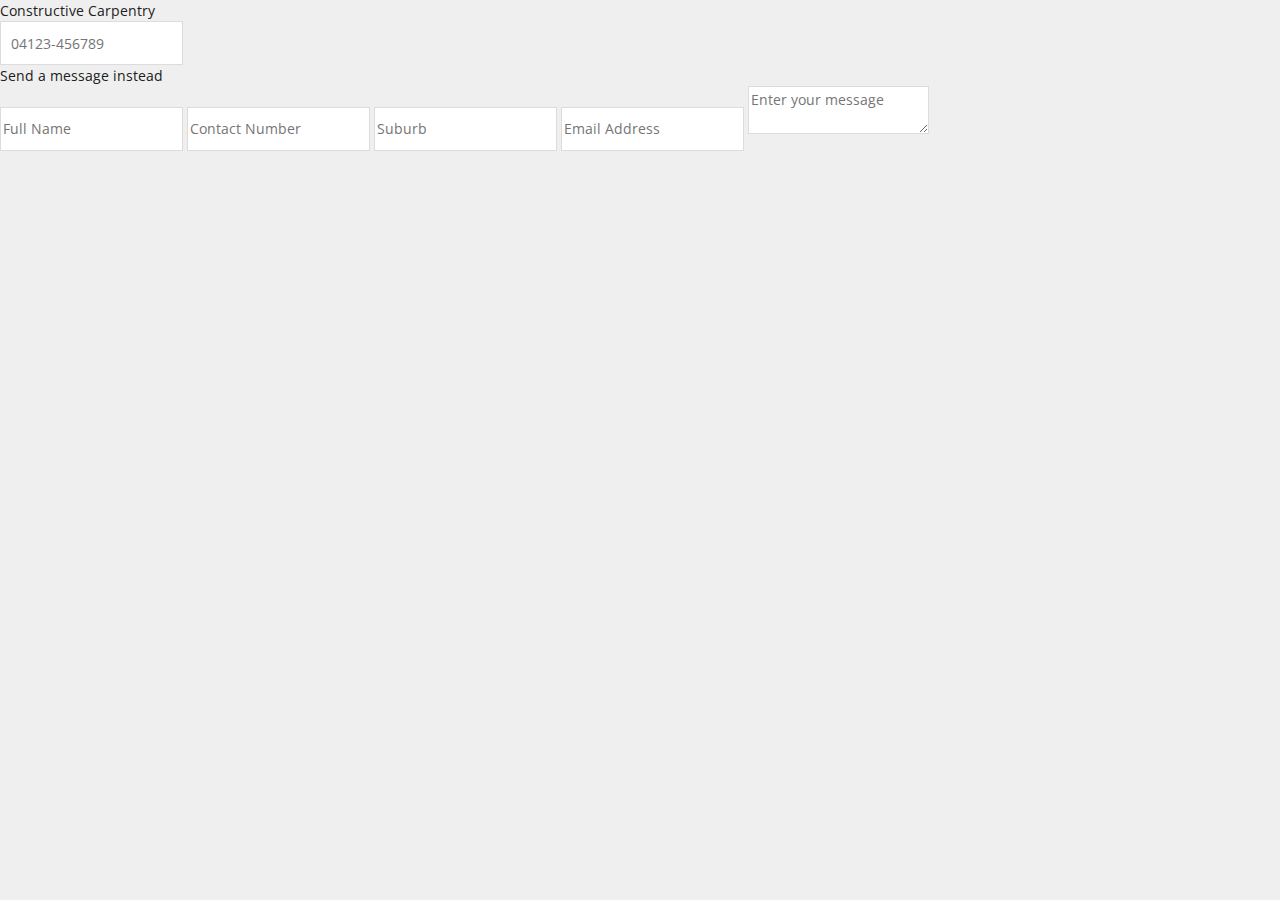
<file: call-or-message.html>
<!DOCTYPE html>
<html>
<head>
  <title></title>
  <link rel="stylesheet" media="screen" href="stylesheet/1.css">
  <link rel="stylesheet" media="print" href="stylesheet/2.css">
  <link rel="stylesheet" href="https://fonts.googleapis.com/css?family=Open+Sans:400,300,600,800,700,400italic,600italic,700italic,800italic,300italic" media="all">
  <link rel="stylesheet" href="stylesheet/3.css" media="all">
  <link rel="stylesheet" media="screen" href="stylesheet/JU-checkout.css">
</head>
<body>
  <div className="container">
    <div className="row">
      <div className="col-xs-12">
        <div className="font-21 bold mb16 mt16">Constructive Carpentry</div>
        <input type="text" placeholder="  04123-456789">
        <span className="btn btn-secondary p20" style="margin-left:-5px">
          <i className="ficon-phone"></i>
        </span>
        <div className="font-21 bold mb16 mt20">Send a message instead</div>
        <input type="text" className="form-control mb8" placeholder="Full Name">
        <input type="text" className="form-control mb8" placeholder="Contact Number">
        <input type="text" className="form-control mb8" placeholder="Suburb">
        <input type="text" className="form-control mb8" placeholder="Email Address">
        <textarea className="form-control" placeholder="Enter your message"></textarea>
      </div>
    </div>
  </div>
</body>
</html>
</file>
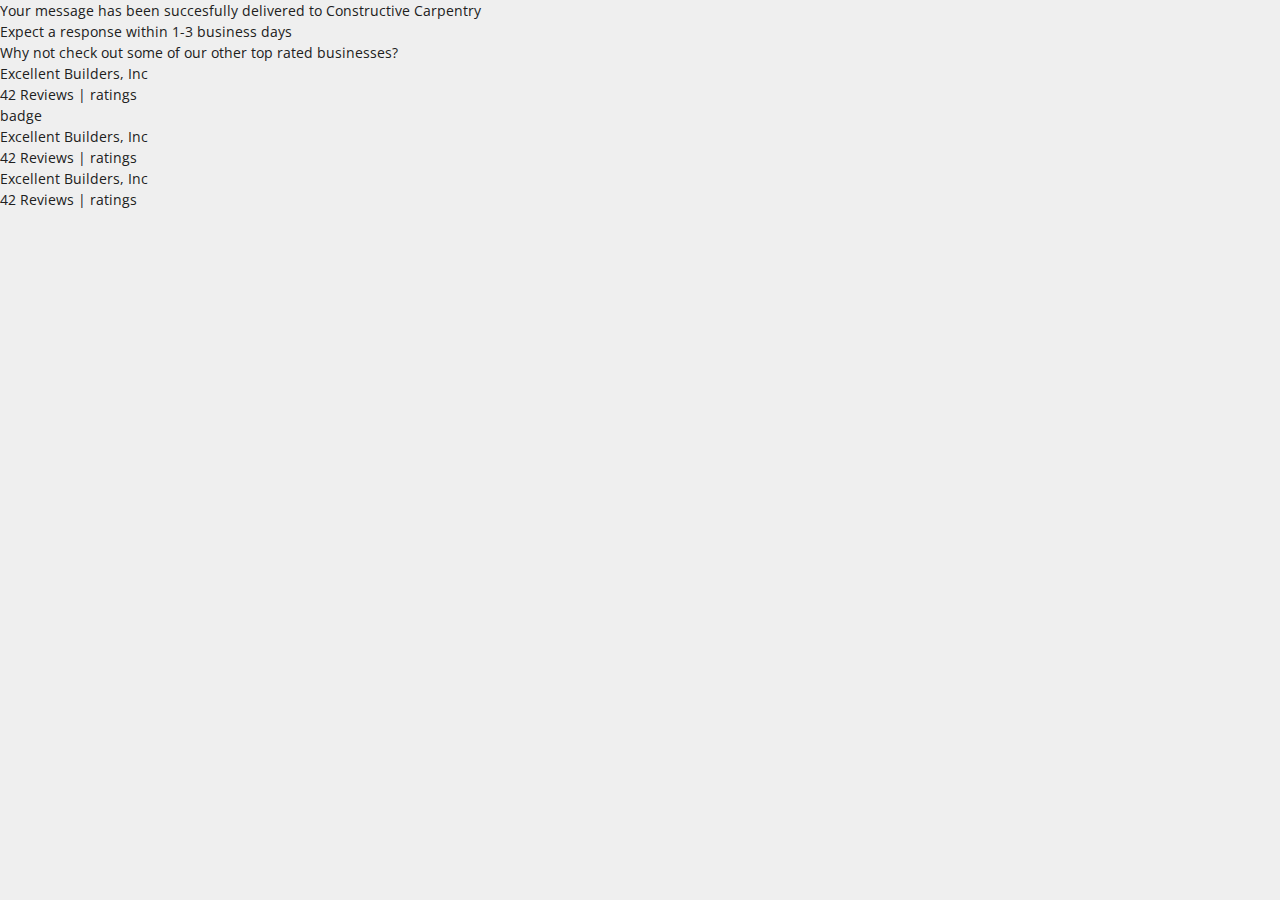
<file: contact_me.html>
<!DOCTYPE html>
<html>
<head>
  <title></title>
  <link rel="stylesheet" media="screen" href="stylesheet/1.css">
  <link rel="stylesheet" media="print" href="stylesheet/2.css">
  <link rel="stylesheet" href="https://fonts.googleapis.com/css?family=Open+Sans:400,300,600,800,700,400italic,600italic,700italic,800italic,300italic" media="all">
  <link rel="stylesheet" href="stylesheet/3.css" media="all">
  <link rel="stylesheet" media="screen" href="stylesheet/JU-checkout.css">
</head>
<body>
  <div className="container">
    <div className="row">
      <div className="col-xs-12">
        <div className="bg-green p20 mt24">
          <i className="ficon-check-circle text-white font-24"></i>
          <div className="font-24 text-white mb24 mt16">Your message has been succesfully delivered to Constructive Carpentry</div>
          <div className="font-16 text-white">Expect a response within 1-3 business days</div>
        </div>
        <div className="font-21 bold mb24 mt24">Why not check out some of our other top rated businesses?
        </div>
        <div className="card card-flat">
          <div className="card-content card-pad-md">
            <div className="row">
              <div className="col-xs-10">
                <div className="font-14 bold">Excellent Builders, Inc</div>
                <div className="font-14">42 Reviews | ratings</div>
              </div>
              <div className="col-xs-2">
                badge
              </div>
            </div>
          </div>
        </div>
        <div className="card card-flat mt16">
          <div className="card-content card-pad-md">
            <div className="row">
              <div className="col-xs-10">
                <div className="font-14 bold">Excellent Builders, Inc</div>
                <div className="font-14">42 Reviews | ratings</div>
              </div>
            </div>
          </div>
        </div>
        <div className="card card-flat mt16">
          <div className="card-content card-pad-md">
            <div className="row">
              <div className="col-xs-10">
                <div className="font-14 bold">Excellent Builders, Inc</div>
                <div className="font-14">42 Reviews | ratings</div>
              </div>
            </div>
          </div>
        </div>
      </div>
    </div>
  </div>
</body>
</html>
</file>
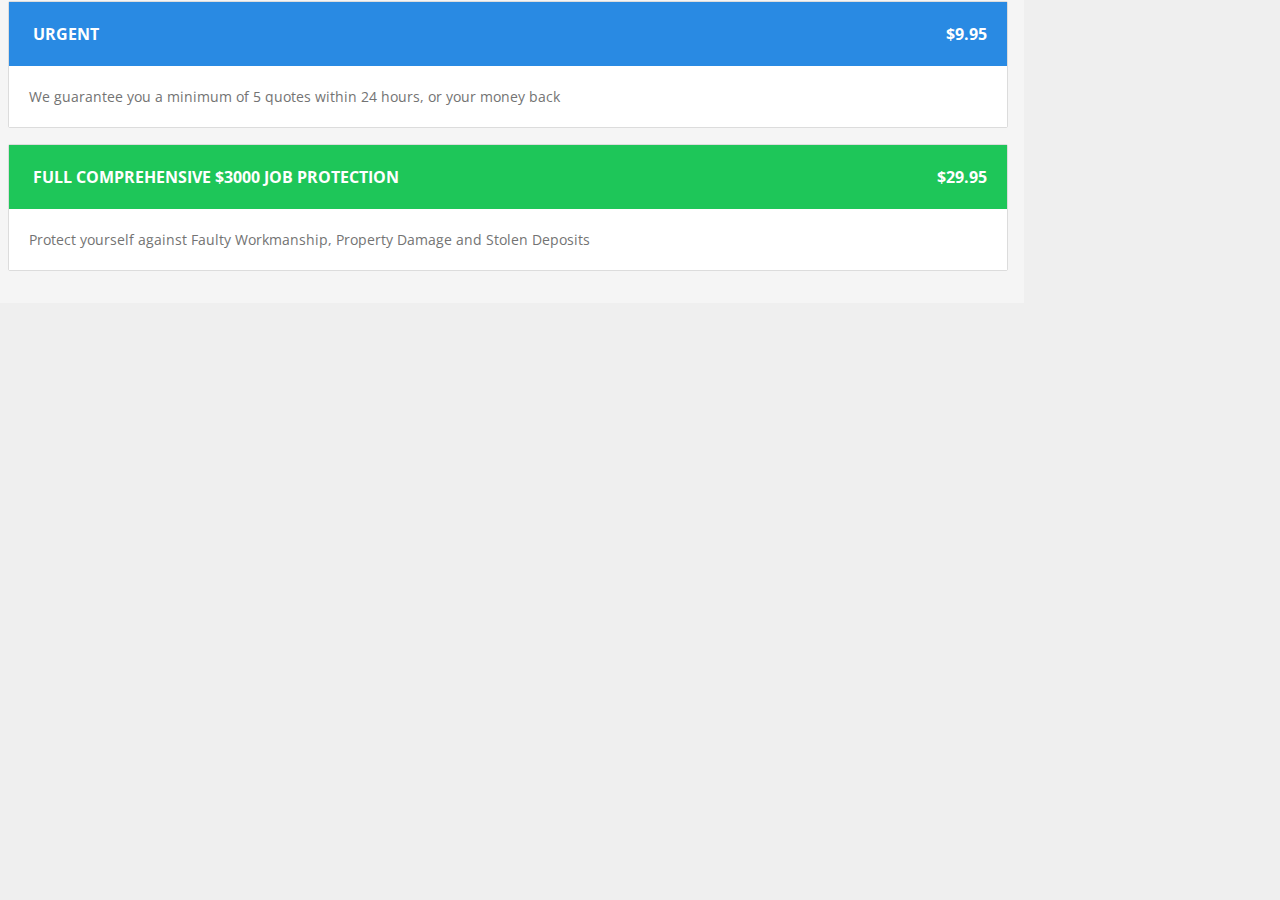
<file: JU-checkout.html>
<!DOCTYPE html>
<html>
<head>
  <title></title>
  <link rel="stylesheet" media="screen" href="stylesheet/1.css">
  <link rel="stylesheet" media="print" href="stylesheet/2.css">
  <link rel="stylesheet" href="https://fonts.googleapis.com/css?family=Open+Sans:400,300,600,800,700,400italic,600italic,700italic,800italic,300italic" media="all">
  <link rel="stylesheet" href="stylesheet/3.css" media="all">
  <link rel="stylesheet" media="screen" href="stylesheet/JU-checkout.css">
</head>
<body>
  <div class="container ju-container bg-white-smoke">
    <div class="row mt16">
      <div class="col-xs-12">
        <div class="card card-flat">
          <div class="card-container card-pad-sm bg-blue text-white">
            <div class="row">
              <div class="col-xs-6">
              <div class="ju-lock-icon ficon-SSL"></div>
                <div class="font-16 bold ju-text-icon"> URGENT</div></div>
              <div class="col-xs-6">
                <div class="font-16 bold pull-right">$9.95</div></div>
            </div>
          </div>
          <div class="card-container card-pad-sm bg-white">
            <div class="font-14 text-gray pr40 ju-text-icon">We guarantee you a minimum of 5 quotes within 24 hours, or your money back</div>
          </div>
        </div>
      </div>
    </div>
    <div class="row mt16 mb32">
      <div class="col-xs-12">
        <div class="card card-flat">
          <div class="card-container card-pad-sm ju-checkout-bg text-white">
            <div class="row">
              <div class="col-xs-9">
              <div class="ju-lock-icon ficon-SSL"></div>
                <div class="font-16 bold ju-text-icon"> FULL COMPREHENSIVE $3000 JOB PROTECTION</div></div>
              <div class="col-xs-3">
                <div class="font-16 bold pull-right">$29.95</div></div>
            </div>
          </div>
          <div class="card-container card-pad-sm bg-white">
            <div class="font-14 text-gray pr40">Protect yourself against Faulty Workmanship, Property Damage and Stolen Deposits</div>
          </div>
        </div>
      </div>
    </div>
  </div>
</body>
</html>
</file>
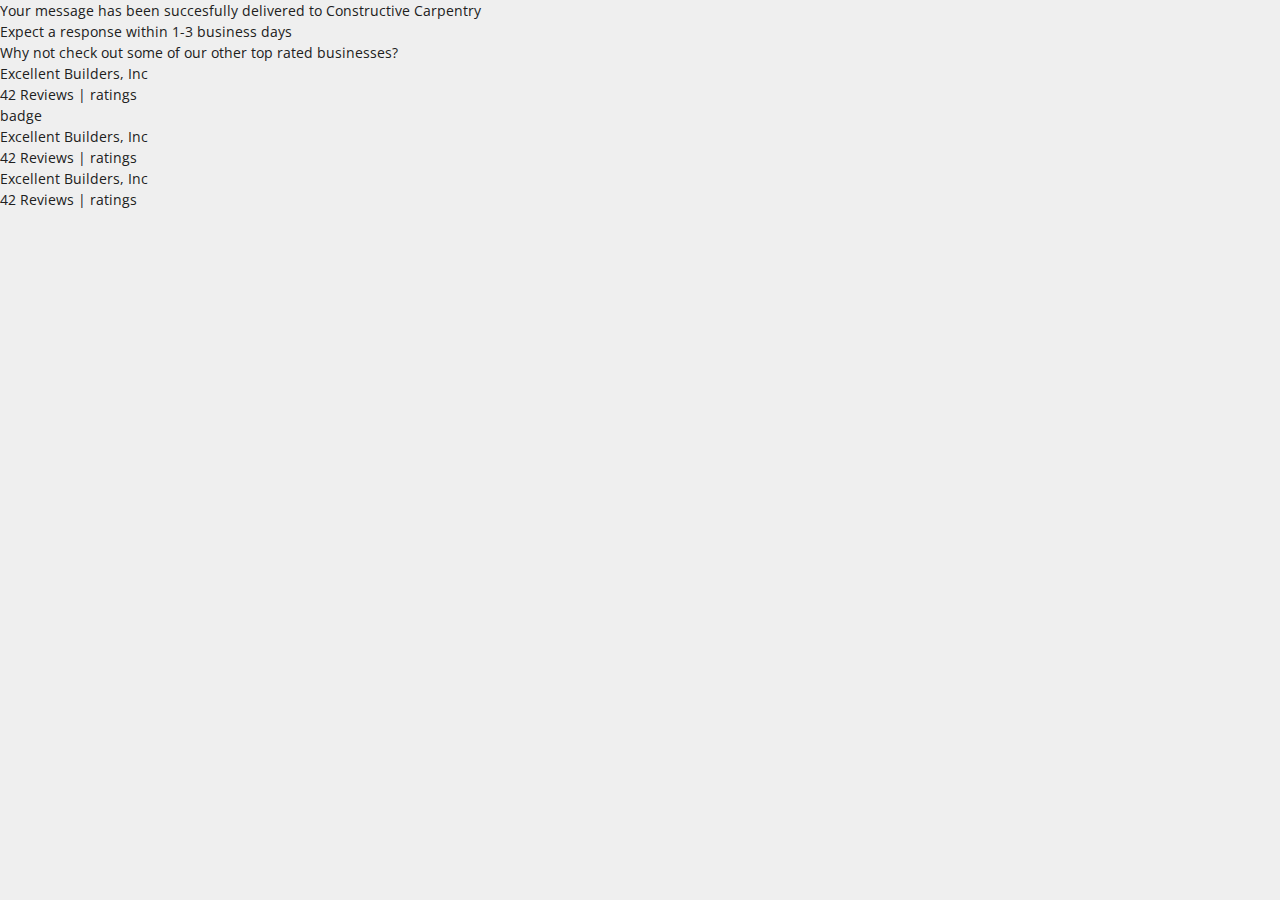
<file: send.html>
<!DOCTYPE html>
<html>
<head>
  <title></title>
  <link rel="stylesheet" media="screen" href="stylesheet/1.css">
  <link rel="stylesheet" media="print" href="stylesheet/2.css">
  <link rel="stylesheet" href="https://fonts.googleapis.com/css?family=Open+Sans:400,300,600,800,700,400italic,600italic,700italic,800italic,300italic" media="all">
  <link rel="stylesheet" href="stylesheet/3.css" media="all">
  <link rel="stylesheet" media="screen" href="stylesheet/JU-checkout.css">
</head>
<body>
  <div className="container">
    <div className="row">
      <div className="col-xs-12">
        <div className="bg-green p16 mt24">
          <i className="ficon-check-circle text-white font-16"></i>
          <div className="font-24 text-white mb24 mt16">Your message has been succesfully delivered to Constructive Carpentry</div>
          <div className="font-16 text-white">Expect a response within 1-3 business days</div>
        </div>
        <div className="font-16 bold mb24 mt24">Why not check out some of our other top rated businesses?
        </div>
        <div className="card card-flat">
          <div className="card-content card-pad-sm">
            <div className="row">
              <div className="col-xs-10">
                <div className="font-14 bold">Excellent Builders, Inc</div>
                <div className="font-14">42 Reviews | ratings</div>
              </div>
              <div className="col-xs-2">
                badge
              </div>
            </div>
          </div>
        </div>
        <div className="card card-flat mt16">
          <div className="card-content card-pad-sm">
            <div className="row">
              <div className="col-xs-10">
                <div className="font-14 bold">Excellent Builders, Inc</div>
                <div className="font-14">42 Reviews | ratings</div>
              </div>
            </div>
          </div>
        </div>
        <div className="card card-flat mt16">
          <div className="card-content card-pad-sm">
            <div className="row">
              <div className="col-xs-10">
                <div className="font-14 bold">Excellent Builders, Inc</div>
                <div className="font-14">42 Reviews | ratings</div>
              </div>
            </div>
          </div>
        </div>
      </div>
    </div>
  </div>
</body>
</html>
</file>
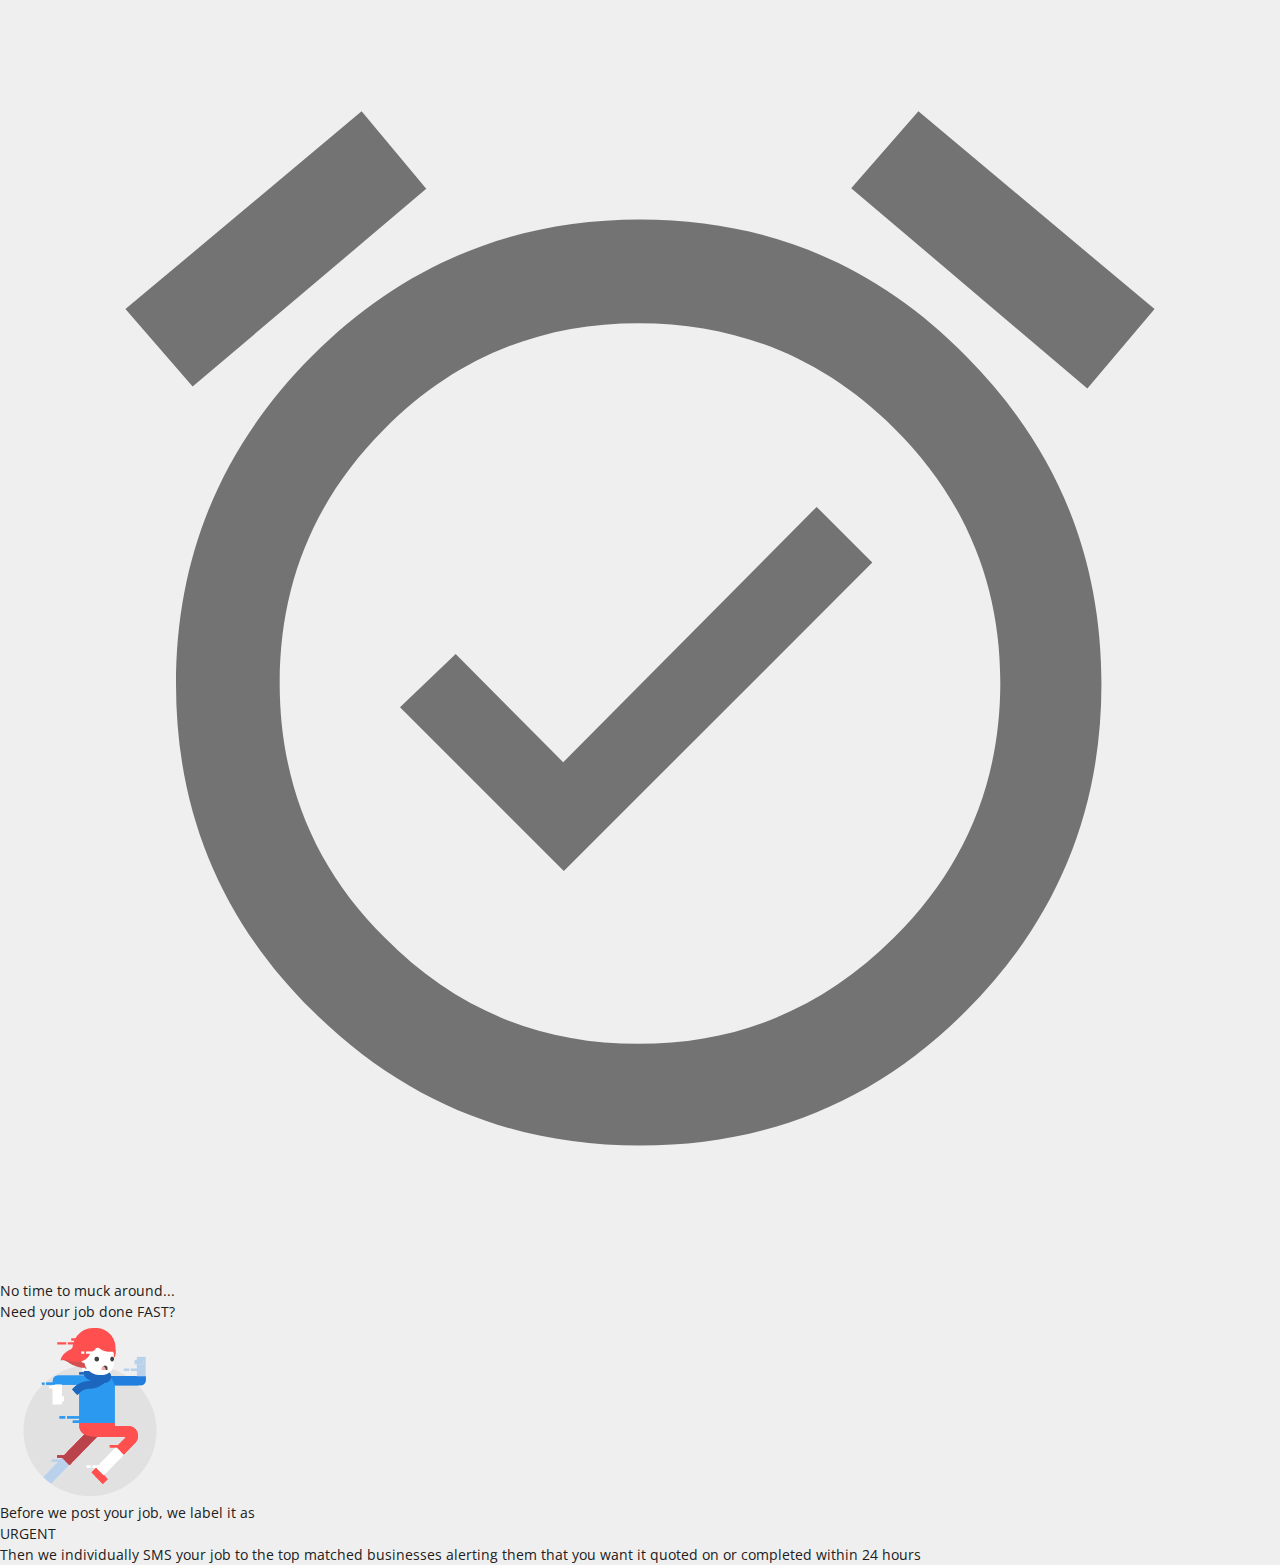
<file: urgent-job.html>
<!DOCTYPE html>
<html>
<head>
  <title></title>
  <link rel="stylesheet" media="screen" href="stylesheet/1.css">
  <link rel="stylesheet" media="print" href="stylesheet/2.css">
  <link rel="stylesheet" href="https://fonts.googleapis.com/css?family=Open+Sans:400,300,600,800,700,400italic,600italic,700italic,800italic,300italic" media="all">
  <link rel="stylesheet" href="stylesheet/3.css" media="all">
  <link rel="stylesheet" media="screen" href="stylesheet/urgent.css">
</head>
<body>
  <div className="urgent-container bg-white">
    <div className="row">
      <div className="col-xs-12 col-centered text-center mb50 mt50">
        <img className="urgent-icon mb8" src="images/urgent-clock.svg" />
        <div className="font-14 sm-font-16 text-gray">No time to muck around...</div>
        <div className="font-21 sm-font-24 pb32 bold">Need your job done FAST?</div>
      </div>
    </div>
  </div>
  <div className="urgent-container">
    <div className="row urgent-bg">
      <div className="col-xs-10 col-centered text-center">
        <img className="urgent-img" src="images/urgent-job-julie.png" />
        <div className="font-16 mt16 mb16">Before we post your job, we label it as</div>
        <div className="urgent-badge col-centered bold">URGENT</div>
        <div className="font-14 text-white mt16 mb32 urgent-text">Then we individually SMS your job to the top matched businesses alerting them that you want it quoted on or completed within 24 hours
        </div>
      </div>
    </div>
  </div>
</body>
</html>
</file>
<file: stylesheet/1.css>
html{font-family:sans-serif;-ms-text-size-adjust:100%;-webkit-text-size-adjust:100%}body{margin:0}article,aside,details,figcaption,figure,footer,header,hgroup,main,menu,nav,section,summary{display:block}audio,canvas,progress,video{display:inline-block;vertical-align:baseline}audio:not([controls]){display:none;height:0}[hidden],template{display:none}a{background-color:transparent}a:active,a:hover{outline:0}abbr[title]{border-bottom:1px dotted}b,strong{font-weight:bold}dfn{font-style:italic}h1{font-size:2em;margin:.67em 0}mark{background:#ff0;color:#000}small{font-size:80%}sub,sup{font-size:75%;line-height:0;position:relative;vertical-align:baseline}sup{top:-.5em}sub{bottom:-.25em}img{border:0}svg:not(:root){overflow:hidden}figure{margin:1em 40px}hr{box-sizing:content-box;height:0}pre{overflow:auto}code,kbd,pre,samp{font-family:monospace,monospace;font-size:1em}button,input,optgroup,select,textarea{color:inherit;font:inherit;margin:0}button{overflow:visible}button,select{text-transform:none}button,html input[type="button"],input[type="reset"],input[type="submit"]{-webkit-appearance:button;cursor:pointer}button[disabled],html input[disabled]{cursor:default}button::-moz-focus-inner,input::-moz-focus-inner{border:0;padding:0}input{line-height:normal}input[type="checkbox"],input[type="radio"]{box-sizing:border-box;padding:0}input[type="number"]::-webkit-inner-spin-button,input[type="number"]::-webkit-outer-spin-button{height:auto}input[type="search"]{-webkit-appearance:textfield;box-sizing:content-box}input[type="search"]::-webkit-search-cancel-button,input[type="search"]::-webkit-search-decoration{-webkit-appearance:none}fieldset{border:1px solid silver;margin:0 2px;padding:.35em .625em .75em}legend{border:0;padding:0}textarea{overflow:auto}optgroup{font-weight:bold}table{border-collapse:collapse;border-spacing:0}td,th{padding:0}@media print{*,*:before,*:after{background:transparent!important;color:#000!important;box-shadow:none!important;text-shadow:none!important}a,a:visited{text-decoration:underline}a[href]:after{content:" (" attr(href) ")"}abbr[title]:after{content:" (" attr(title) ")"}a[href^="#"]:after,a[href^="javascript:"]:after{content:""}pre,blockquote{border:1px solid #999;page-break-inside:avoid}thead{display:table-header-group}tr,img{page-break-inside:avoid}img{max-width:100%!important}p,h2,h3{orphans:3;widows:3}h2,h3{page-break-after:avoid}.navbar{display:none}.btn>.caret,.dropup>.btn>.caret{border-top-color:#000!important}.label{border:1px solid #000}.table{border-collapse:collapse!important}.table td,.table th{background-color:#fff!important}.table-bordered th,.table-bordered td{border:1px solid #ddd!important}}@font-face{font-family:'Glyphicons Halflings';src:url("../fonts/bootstrap/glyphicons-halflings-regular.eot");src:url("../fonts/bootstrap/glyphicons-halflings-regular.eot?#iefix") format("embedded-opentype"),url("../fonts/bootstrap/glyphicons-halflings-regular.woff2") format("woff2"),url("../fonts/bootstrap/glyphicons-halflings-regular.woff") format("woff"),url("../fonts/bootstrap/glyphicons-halflings-regular.ttf") format("truetype"),url("../fonts/bootstrap/glyphicons-halflings-regular.svg#glyphicons_halflingsregular") format("svg")}.glyphicon{position:relative;top:1px;display:inline-block;font-family:'Glyphicons Halflings';font-style:normal;font-weight:normal;line-height:1;-webkit-font-smoothing:antialiased;-moz-osx-font-smoothing:grayscale}.glyphicon-asterisk:before{content:"\002a"}.glyphicon-plus:before{content:"\002b"}.glyphicon-euro:before,.glyphicon-eur:before{content:"\20ac"}.glyphicon-minus:before{content:"\2212"}.glyphicon-cloud:before{content:"\2601"}.glyphicon-envelope:before{content:"\2709"}.glyphicon-pencil:before{content:"\270f"}.glyphicon-glass:before{content:"\e001"}.glyphicon-music:before{content:"\e002"}.glyphicon-search:before{content:"\e003"}.glyphicon-heart:before{content:"\e005"}.glyphicon-star:before{content:"\e006"}.glyphicon-star-empty:before{content:"\e007"}.glyphicon-user:before{content:"\e008"}.glyphicon-film:before{content:"\e009"}.glyphicon-th-large:before{content:"\e010"}.glyphicon-th:before{content:"\e011"}.glyphicon-th-list:before{content:"\e012"}.glyphicon-ok:before{content:"\e013"}.glyphicon-remove:before{content:"\e014"}.glyphicon-zoom-in:before{content:"\e015"}.glyphicon-zoom-out:before{content:"\e016"}.glyphicon-off:before{content:"\e017"}.glyphicon-signal:before{content:"\e018"}.glyphicon-cog:before{content:"\e019"}.glyphicon-trash:before{content:"\e020"}.glyphicon-home:before{content:"\e021"}.glyphicon-file:before{content:"\e022"}.glyphicon-time:before{content:"\e023"}.glyphicon-road:before{content:"\e024"}.glyphicon-download-alt:before{content:"\e025"}.glyphicon-download:before{content:"\e026"}.glyphicon-upload:before{content:"\e027"}.glyphicon-inbox:before{content:"\e028"}.glyphicon-play-circle:before{content:"\e029"}.glyphicon-repeat:before{content:"\e030"}.glyphicon-refresh:before{content:"\e031"}.glyphicon-list-alt:before{content:"\e032"}.glyphicon-lock:before{content:"\e033"}.glyphicon-flag:before{content:"\e034"}.glyphicon-headphones:before{content:"\e035"}.glyphicon-volume-off:before{content:"\e036"}.glyphicon-volume-down:before{content:"\e037"}.glyphicon-volume-up:before{content:"\e038"}.glyphicon-qrcode:before{content:"\e039"}.glyphicon-barcode:before{content:"\e040"}.glyphicon-tag:before{content:"\e041"}.glyphicon-tags:before{content:"\e042"}.glyphicon-book:before{content:"\e043"}.glyphicon-bookmark:before{content:"\e044"}.glyphicon-print:before{content:"\e045"}.glyphicon-camera:before{content:"\e046"}.glyphicon-font:before{content:"\e047"}.glyphicon-bold:before{content:"\e048"}.glyphicon-italic:before{content:"\e049"}.glyphicon-text-height:before{content:"\e050"}.glyphicon-text-width:before{content:"\e051"}.glyphicon-align-left:before{content:"\e052"}.glyphicon-align-center:before{content:"\e053"}.glyphicon-align-right:before{content:"\e054"}.glyphicon-align-justify:before{content:"\e055"}.glyphicon-list:before{content:"\e056"}.glyphicon-indent-left:before{content:"\e057"}.glyphicon-indent-right:before{content:"\e058"}.glyphicon-facetime-video:before{content:"\e059"}.glyphicon-picture:before{content:"\e060"}.glyphicon-map-marker:before{content:"\e062"}.glyphicon-adjust:before{content:"\e063"}.glyphicon-tint:before{content:"\e064"}.glyphicon-edit:before{content:"\e065"}.glyphicon-share:before{content:"\e066"}.glyphicon-check:before{content:"\e067"}.glyphicon-move:before{content:"\e068"}.glyphicon-step-backward:before{content:"\e069"}.glyphicon-fast-backward:before{content:"\e070"}.glyphicon-backward:before{content:"\e071"}.glyphicon-play:before{content:"\e072"}.glyphicon-pause:before{content:"\e073"}.glyphicon-stop:before{content:"\e074"}.glyphicon-forward:before{content:"\e075"}.glyphicon-fast-forward:before{content:"\e076"}.glyphicon-step-forward:before{content:"\e077"}.glyphicon-eject:before{content:"\e078"}.glyphicon-chevron-left:before{content:"\e079"}.glyphicon-chevron-right:before{content:"\e080"}.glyphicon-plus-sign:before{content:"\e081"}.glyphicon-minus-sign:before{content:"\e082"}.glyphicon-remove-sign:before{content:"\e083"}.glyphicon-ok-sign:before{content:"\e084"}.glyphicon-question-sign:before{content:"\e085"}.glyphicon-info-sign:before{content:"\e086"}.glyphicon-screenshot:before{content:"\e087"}.glyphicon-remove-circle:before{content:"\e088"}.glyphicon-ok-circle:before{content:"\e089"}.glyphicon-ban-circle:before{content:"\e090"}.glyphicon-arrow-left:before{content:"\e091"}.glyphicon-arrow-right:before{content:"\e092"}.glyphicon-arrow-up:before{content:"\e093"}.glyphicon-arrow-down:before{content:"\e094"}.glyphicon-share-alt:before{content:"\e095"}.glyphicon-resize-full:before{content:"\e096"}.glyphicon-resize-small:before{content:"\e097"}.glyphicon-exclamation-sign:before{content:"\e101"}.glyphicon-gift:before{content:"\e102"}.glyphicon-leaf:before{content:"\e103"}.glyphicon-fire:before{content:"\e104"}.glyphicon-eye-open:before{content:"\e105"}.glyphicon-eye-close:before{content:"\e106"}.glyphicon-warning-sign:before{content:"\e107"}.glyphicon-plane:before{content:"\e108"}.glyphicon-calendar:before{content:"\e109"}.glyphicon-random:before{content:"\e110"}.glyphicon-comment:before{content:"\e111"}.glyphicon-magnet:before{content:"\e112"}.glyphicon-chevron-up:before{content:"\e113"}.glyphicon-chevron-down:before{content:"\e114"}.glyphicon-retweet:before{content:"\e115"}.glyphicon-shopping-cart:before{content:"\e116"}.glyphicon-folder-close:before{content:"\e117"}.glyphicon-folder-open:before{content:"\e118"}.glyphicon-resize-vertical:before{content:"\e119"}.glyphicon-resize-horizontal:before{content:"\e120"}.glyphicon-hdd:before{content:"\e121"}.glyphicon-bullhorn:before{content:"\e122"}.glyphicon-bell:before{content:"\e123"}.glyphicon-certificate:before{content:"\e124"}.glyphicon-thumbs-up:before{content:"\e125"}.glyphicon-thumbs-down:before{content:"\e126"}.glyphicon-hand-right:before{content:"\e127"}.glyphicon-hand-left:before{content:"\e128"}.glyphicon-hand-up:before{content:"\e129"}.glyphicon-hand-down:before{content:"\e130"}.glyphicon-circle-arrow-right:before{content:"\e131"}.glyphicon-circle-arrow-left:before{content:"\e132"}.glyphicon-circle-arrow-up:before{content:"\e133"}.glyphicon-circle-arrow-down:before{content:"\e134"}.glyphicon-globe:before{content:"\e135"}.glyphicon-wrench:before{content:"\e136"}.glyphicon-tasks:before{content:"\e137"}.glyphicon-filter:before{content:"\e138"}.glyphicon-briefcase:before{content:"\e139"}.glyphicon-fullscreen:before{content:"\e140"}.glyphicon-dashboard:before{content:"\e141"}.glyphicon-paperclip:before{content:"\e142"}.glyphicon-heart-empty:before{content:"\e143"}.glyphicon-link:before{content:"\e144"}.glyphicon-phone:before{content:"\e145"}.glyphicon-pushpin:before{content:"\e146"}.glyphicon-usd:before{content:"\e148"}.glyphicon-gbp:before{content:"\e149"}.glyphicon-sort:before{content:"\e150"}.glyphicon-sort-by-alphabet:before{content:"\e151"}.glyphicon-sort-by-alphabet-alt:before{content:"\e152"}.glyphicon-sort-by-order:before{content:"\e153"}.glyphicon-sort-by-order-alt:before{content:"\e154"}.glyphicon-sort-by-attributes:before{content:"\e155"}.glyphicon-sort-by-attributes-alt:before{content:"\e156"}.glyphicon-unchecked:before{content:"\e157"}.glyphicon-expand:before{content:"\e158"}.glyphicon-collapse-down:before{content:"\e159"}.glyphicon-collapse-up:before{content:"\e160"}.glyphicon-log-in:before{content:"\e161"}.glyphicon-flash:before{content:"\e162"}.glyphicon-log-out:before{content:"\e163"}.glyphicon-new-window:before{content:"\e164"}.glyphicon-record:before{content:"\e165"}.glyphicon-save:before{content:"\e166"}.glyphicon-open:before{content:"\e167"}.glyphicon-saved:before{content:"\e168"}.glyphicon-import:before{content:"\e169"}.glyphicon-export:before{content:"\e170"}.glyphicon-send:before{content:"\e171"}.glyphicon-floppy-disk:before{content:"\e172"}.glyphicon-floppy-saved:before{content:"\e173"}.glyphicon-floppy-remove:before{content:"\e174"}.glyphicon-floppy-save:before{content:"\e175"}.glyphicon-floppy-open:before{content:"\e176"}.glyphicon-credit-card:before{content:"\e177"}.glyphicon-transfer:before{content:"\e178"}.glyphicon-cutlery:before{content:"\e179"}.glyphicon-header:before{content:"\e180"}.glyphicon-compressed:before{content:"\e181"}.glyphicon-earphone:before{content:"\e182"}.glyphicon-phone-alt:before{content:"\e183"}.glyphicon-tower:before{content:"\e184"}.glyphicon-stats:before{content:"\e185"}.glyphicon-sd-video:before{content:"\e186"}.glyphicon-hd-video:before{content:"\e187"}.glyphicon-subtitles:before{content:"\e188"}.glyphicon-sound-stereo:before{content:"\e189"}.glyphicon-sound-dolby:before{content:"\e190"}.glyphicon-sound-5-1:before{content:"\e191"}.glyphicon-sound-6-1:before{content:"\e192"}.glyphicon-sound-7-1:before{content:"\e193"}.glyphicon-copyright-mark:before{content:"\e194"}.glyphicon-registration-mark:before{content:"\e195"}.glyphicon-cloud-download:before{content:"\e197"}.glyphicon-cloud-upload:before{content:"\e198"}.glyphicon-tree-conifer:before{content:"\e199"}.glyphicon-tree-deciduous:before{content:"\e200"}.glyphicon-cd:before{content:"\e201"}.glyphicon-save-file:before{content:"\e202"}.glyphicon-open-file:before{content:"\e203"}.glyphicon-level-up:before{content:"\e204"}.glyphicon-copy:before{content:"\e205"}.glyphicon-paste:before{content:"\e206"}.glyphicon-alert:before{content:"\e209"}.glyphicon-equalizer:before{content:"\e210"}.glyphicon-king:before{content:"\e211"}.glyphicon-queen:before{content:"\e212"}.glyphicon-pawn:before{content:"\e213"}.glyphicon-bishop:before{content:"\e214"}.glyphicon-knight:before{content:"\e215"}.glyphicon-baby-formula:before{content:"\e216"}.glyphicon-tent:before{content:"\26fa"}.glyphicon-blackboard:before{content:"\e218"}.glyphicon-bed:before{content:"\e219"}.glyphicon-apple:before{content:"\f8ff"}.glyphicon-erase:before{content:"\e221"}.glyphicon-hourglass:before{content:"\231b"}.glyphicon-lamp:before{content:"\e223"}.glyphicon-duplicate:before{content:"\e224"}.glyphicon-piggy-bank:before{content:"\e225"}.glyphicon-scissors:before{content:"\e226"}.glyphicon-bitcoin:before{content:"\e227"}.glyphicon-btc:before{content:"\e227"}.glyphicon-xbt:before{content:"\e227"}.glyphicon-yen:before{content:"\00a5"}.glyphicon-jpy:before{content:"\00a5"}.glyphicon-ruble:before{content:"\20bd"}.glyphicon-rub:before{content:"\20bd"}.glyphicon-scale:before{content:"\e230"}.glyphicon-ice-lolly:before{content:"\e231"}.glyphicon-ice-lolly-tasted:before{content:"\e232"}.glyphicon-education:before{content:"\e233"}.glyphicon-option-horizontal:before{content:"\e234"}.glyphicon-option-vertical:before{content:"\e235"}.glyphicon-menu-hamburger:before{content:"\e236"}.glyphicon-modal-window:before{content:"\e237"}.glyphicon-oil:before{content:"\e238"}.glyphicon-grain:before{content:"\e239"}.glyphicon-sunglasses:before{content:"\e240"}.glyphicon-text-size:before{content:"\e241"}.glyphicon-text-color:before{content:"\e242"}.glyphicon-text-background:before{content:"\e243"}.glyphicon-object-align-top:before{content:"\e244"}.glyphicon-object-align-bottom:before{content:"\e245"}.glyphicon-object-align-horizontal:before{content:"\e246"}.glyphicon-object-align-left:before{content:"\e247"}.glyphicon-object-align-vertical:before{content:"\e248"}.glyphicon-object-align-right:before{content:"\e249"}.glyphicon-triangle-right:before{content:"\e250"}.glyphicon-triangle-left:before{content:"\e251"}.glyphicon-triangle-bottom:before{content:"\e252"}.glyphicon-triangle-top:before{content:"\e253"}.glyphicon-console:before{content:"\e254"}.glyphicon-superscript:before{content:"\e255"}.glyphicon-subscript:before{content:"\e256"}.glyphicon-menu-left:before{content:"\e257"}.glyphicon-menu-right:before{content:"\e258"}.glyphicon-menu-down:before{content:"\e259"}.glyphicon-menu-up:before{content:"\e260"}*{-webkit-box-sizing:border-box;-moz-box-sizing:border-box;box-sizing:border-box}*:before,*:after{-webkit-box-sizing:border-box;-moz-box-sizing:border-box;box-sizing:border-box}html{font-size:10px;-webkit-tap-highlight-color:transparent}body{font-family:"Avenir","Lucida Grande","Open Sans","Helvetica Neue",Helvetica,Arial,sans-serif;font-size:14px;line-height:1.5;color:#202020;background-color:#fff}input,button,select,textarea{font-family:inherit;font-size:inherit;line-height:inherit}a{color:#298ae3;text-decoration:none}a:hover,a:focus{color:#1c66bd;text-decoration:underline}a:focus{outline:thin dotted;outline:5px auto -webkit-focus-ring-color;outline-offset:-2px}figure{margin:0}img{vertical-align:middle}.img-responsive{display:block;max-width:100%;height:auto}.img-rounded{border-radius:2px}.img-thumbnail{padding:4px;line-height:1.5;background-color:#fff;border:1px solid #ddd;border-radius:2px;-webkit-transition:all .2s ease-in-out;-o-transition:all .2s ease-in-out;transition:all .2s ease-in-out;display:inline-block;max-width:100%;height:auto}.img-circle{border-radius:50%}hr{margin-top:21px;margin-bottom:21px;border:0;border-top:1px solid #dcdcdc}.sr-only{position:absolute;width:1px;height:1px;margin:-1px;padding:0;overflow:hidden;clip:rect(0,0,0,0);border:0}.sr-only-focusable:active,.sr-only-focusable:focus{position:static;width:auto;height:auto;margin:0;overflow:visible;clip:auto}[role="button"]{cursor:pointer}h1,h2,h3,h4,h5,h6,.h1,.h2,.h3,.h4,.h5,.h6{font-family:inherit;font-weight:300;line-height:1.1;color:inherit}h1 small,h1 .small,h2 small,h2 .small,h3 small,h3 .small,h4 small,h4 .small,h5 small,h5 .small,h6 small,h6 .small,.h1 small,.h1 .small,.h2 small,.h2 .small,.h3 small,.h3 .small,.h4 small,.h4 .small,.h5 small,.h5 .small,.h6 small,.h6 .small{font-weight:normal;line-height:1;color:#a0a0a0}h1,.h1,h2,.h2,h3,.h3{margin-top:21px;margin-bottom:10.5px}h1 small,h1 .small,.h1 small,.h1 .small,h2 small,h2 .small,.h2 small,.h2 .small,h3 small,h3 .small,.h3 small,.h3 .small{font-size:65%}h4,.h4,h5,.h5,h6,.h6{margin-top:10.5px;margin-bottom:10.5px}h4 small,h4 .small,.h4 small,.h4 .small,h5 small,h5 .small,.h5 small,.h5 .small,h6 small,h6 .small,.h6 small,.h6 .small{font-size:75%}h1,.h1{font-size:40px}h2,.h2{font-size:32px}h3,.h3{font-size:24px}h4,.h4{font-size:21px}h5,.h5{font-size:14px}h6,.h6{font-size:14px}p{margin:0 0 10.5px}.lead{margin-bottom:21px;font-size:16px;font-weight:300;line-height:1.4}@media (min-width:768px){.lead{font-size:21px}}small,.small{font-size:100%}mark,.mark{background-color:rgba(255,169,0,.15);padding:.2em}.text-left{text-align:left}.text-right{text-align:right}.text-center{text-align:center}.text-justify{text-align:justify}.text-nowrap{white-space:nowrap}.text-lowercase{text-transform:lowercase}.text-uppercase,.initialism{text-transform:uppercase}.text-capitalize{text-transform:capitalize}.text-muted{color:#737373}.text-primary{color:#298ae3}a.text-primary:hover,a.text-primary:focus{color:#1970c0}.text-success{color:#1ec659}a.text-success:hover,a.text-success:focus{color:#179a45}.text-info{color:#1c66bd}a.text-info:hover,a.text-info:focus{color:#154e91}.text-warning{color:#ffa900}a.text-warning:hover,a.text-warning:focus{color:#cc8700}.text-danger{color:#e60032}a.text-danger:hover,a.text-danger:focus{color:#b30027}.bg-primary{color:#fff}.bg-primary{background-color:#298ae3}a.bg-primary:hover,a.bg-primary:focus{background-color:#1970c0}.bg-success{background-color:rgba(30,198,89,.15)}a.bg-success:hover,a.bg-success:focus{background-color:rgba(23,154,69,.15)}.bg-info{background-color:rgba(28,102,189,.15)}a.bg-info:hover,a.bg-info:focus{background-color:rgba(21,78,145,.15)}.bg-warning{background-color:rgba(255,169,0,.15)}a.bg-warning:hover,a.bg-warning:focus{background-color:rgba(204,135,0,.15)}.bg-danger{background-color:rgba(230,0,50,.15)}a.bg-danger:hover,a.bg-danger:focus{background-color:rgba(179,0,39,.15)}.page-header{padding-bottom:9.5px;margin:42px 0 21px;border-bottom:1px solid #dcdcdc}ul,ol{margin-top:0;margin-bottom:10.5px}ul ul,ul ol,ol ul,ol ol{margin-bottom:0}.list-unstyled{padding-left:0;list-style:none}.list-inline{padding-left:0;list-style:none;margin-left:-5px}.list-inline>li{display:inline-block;padding-left:5px;padding-right:5px}dl{margin-top:0;margin-bottom:21px}dt,dd{line-height:1.5}dt{font-weight:bold}dd{margin-left:0}.dl-horizontal dd:before,.dl-horizontal dd:after{content:" ";display:table}.dl-horizontal dd:after{clear:both}@media (min-width:768px){.dl-horizontal dt{float:left;width:160px;clear:left;text-align:right;overflow:hidden;text-overflow:ellipsis;white-space:nowrap}.dl-horizontal dd{margin-left:180px}}abbr[title],abbr[data-original-title]{cursor:help;border-bottom:1px dotted #efefef}.initialism{font-size:90%}blockquote{padding:10.5px 21px;margin:0 0 21px;font-size:17.5px;border-left:5px solid #dcdcdc}blockquote p:last-child,blockquote ul:last-child,blockquote ol:last-child{margin-bottom:0}blockquote footer,blockquote small,blockquote .small{display:block;font-size:80%;line-height:1.5;color:#efefef}blockquote footer:before,blockquote small:before,blockquote .small:before{content:'\2014 \00A0'}.blockquote-reverse,blockquote.pull-right{padding-right:15px;padding-left:0;border-right:5px solid #dcdcdc;border-left:0;text-align:right}.blockquote-reverse footer:before,.blockquote-reverse small:before,.blockquote-reverse .small:before,blockquote.pull-right footer:before,blockquote.pull-right small:before,blockquote.pull-right .small:before{content:''}.blockquote-reverse footer:after,.blockquote-reverse small:after,.blockquote-reverse .small:after,blockquote.pull-right footer:after,blockquote.pull-right small:after,blockquote.pull-right .small:after{content:'\00A0 \2014'}address{margin-bottom:21px;font-style:normal;line-height:1.5}code,kbd,pre,samp{font-family:Menlo,Monaco,Consolas,"Courier New",monospace}code{padding:2px 4px;font-size:90%;color:#c7254e;background-color:#f9f2f4;border-radius:2px}kbd{padding:2px 4px;font-size:90%;color:#fff;background-color:#333;border-radius:2px;box-shadow:inset 0 -1px 0 rgba(0,0,0,.25)}kbd kbd{padding:0;font-size:100%;font-weight:bold;box-shadow:none}pre{display:block;padding:10px;margin:0 0 10.5px;font-size:13px;line-height:1.5;word-break:break-all;word-wrap:break-word;color:#202020;background-color:#f5f5f5;border:1px solid #ccc;border-radius:2px}pre code{padding:0;font-size:inherit;color:inherit;white-space:pre-wrap;background-color:transparent;border-radius:0}.pre-scrollable{max-height:340px;overflow-y:scroll}.container{margin-right:auto;margin-left:auto;padding-left:16px;padding-right:16px}.container:before,.container:after{content:" ";display:table}.container:after{clear:both}@media (min-width:768px){.container{width:752px}}@media (min-width:1046px){.container{width:972px}.container{width:1032px}}.container-fluid{margin-right:auto;margin-left:auto;padding-left:16px;padding-right:16px}.container-fluid:before,.container-fluid:after{content:" ";display:table}.container-fluid:after{clear:both}.row{margin-left:-16px;margin-right:-16px}.row:before,.row:after{content:" ";display:table}.row:after{clear:both}.col-xs-1,.col-sm-1,.col-md-1,.col-lg-1,.col-xs-2,.col-sm-2,.col-md-2,.col-lg-2,.col-xs-3,.col-sm-3,.col-md-3,.col-lg-3,.col-xs-4,.col-sm-4,.col-md-4,.col-lg-4,.col-xs-5,.col-sm-5,.col-md-5,.col-lg-5,.col-xs-6,.col-sm-6,.col-md-6,.col-lg-6,.col-xs-7,.col-sm-7,.col-md-7,.col-lg-7,.col-xs-8,.col-sm-8,.col-md-8,.col-lg-8,.col-xs-9,.col-sm-9,.col-md-9,.col-lg-9,.col-xs-10,.col-sm-10,.col-md-10,.col-lg-10,.col-xs-11,.col-sm-11,.col-md-11,.col-lg-11,.col-xs-12,.col-sm-12,.col-md-12,.col-lg-12{position:relative;min-height:1px;padding-left:16px;padding-right:16px}.col-xs-1,.col-xs-2,.col-xs-3,.col-xs-4,.col-xs-5,.col-xs-6,.col-xs-7,.col-xs-8,.col-xs-9,.col-xs-10,.col-xs-11,.col-xs-12{float:left}.col-xs-1{width:8.33333%}.col-xs-2{width:16.66667%}.col-xs-3{width:25%}.col-xs-4{width:33.33333%}.col-xs-5{width:41.66667%}.col-xs-6{width:50%}.col-xs-7{width:58.33333%}.col-xs-8{width:66.66667%}.col-xs-9{width:75%}.col-xs-10{width:83.33333%}.col-xs-11{width:91.66667%}.col-xs-12{width:100%}.col-xs-pull-0{right:auto}.col-xs-pull-1{right:8.33333%}.col-xs-pull-2{right:16.66667%}.col-xs-pull-3{right:25%}.col-xs-pull-4{right:33.33333%}.col-xs-pull-5{right:41.66667%}.col-xs-pull-6{right:50%}.col-xs-pull-7{right:58.33333%}.col-xs-pull-8{right:66.66667%}.col-xs-pull-9{right:75%}.col-xs-pull-10{right:83.33333%}.col-xs-pull-11{right:91.66667%}.col-xs-pull-12{right:100%}.col-xs-push-0{left:auto}.col-xs-push-1{left:8.33333%}.col-xs-push-2{left:16.66667%}.col-xs-push-3{left:25%}.col-xs-push-4{left:33.33333%}.col-xs-push-5{left:41.66667%}.col-xs-push-6{left:50%}.col-xs-push-7{left:58.33333%}.col-xs-push-8{left:66.66667%}.col-xs-push-9{left:75%}.col-xs-push-10{left:83.33333%}.col-xs-push-11{left:91.66667%}.col-xs-push-12{left:100%}.col-xs-offset-0{margin-left:0%}.col-xs-offset-1{margin-left:8.33333%}.col-xs-offset-2{margin-left:16.66667%}.col-xs-offset-3{margin-left:25%}.col-xs-offset-4{margin-left:33.33333%}.col-xs-offset-5{margin-left:41.66667%}.col-xs-offset-6{margin-left:50%}.col-xs-offset-7{margin-left:58.33333%}.col-xs-offset-8{margin-left:66.66667%}.col-xs-offset-9{margin-left:75%}.col-xs-offset-10{margin-left:83.33333%}.col-xs-offset-11{margin-left:91.66667%}.col-xs-offset-12{margin-left:100%}@media (min-width:768px){.col-sm-1,.col-sm-2,.col-sm-3,.col-sm-4,.col-sm-5,.col-sm-6,.col-sm-7,.col-sm-8,.col-sm-9,.col-sm-10,.col-sm-11,.col-sm-12{float:left}.col-sm-1{width:8.33333%}.col-sm-2{width:16.66667%}.col-sm-3{width:25%}.col-sm-4{width:33.33333%}.col-sm-5{width:41.66667%}.col-sm-6{width:50%}.col-sm-7{width:58.33333%}.col-sm-8{width:66.66667%}.col-sm-9{width:75%}.col-sm-10{width:83.33333%}.col-sm-11{width:91.66667%}.col-sm-12{width:100%}.col-sm-pull-0{right:auto}.col-sm-pull-1{right:8.33333%}.col-sm-pull-2{right:16.66667%}.col-sm-pull-3{right:25%}.col-sm-pull-4{right:33.33333%}.col-sm-pull-5{right:41.66667%}.col-sm-pull-6{right:50%}.col-sm-pull-7{right:58.33333%}.col-sm-pull-8{right:66.66667%}.col-sm-pull-9{right:75%}.col-sm-pull-10{right:83.33333%}.col-sm-pull-11{right:91.66667%}.col-sm-pull-12{right:100%}.col-sm-push-0{left:auto}.col-sm-push-1{left:8.33333%}.col-sm-push-2{left:16.66667%}.col-sm-push-3{left:25%}.col-sm-push-4{left:33.33333%}.col-sm-push-5{left:41.66667%}.col-sm-push-6{left:50%}.col-sm-push-7{left:58.33333%}.col-sm-push-8{left:66.66667%}.col-sm-push-9{left:75%}.col-sm-push-10{left:83.33333%}.col-sm-push-11{left:91.66667%}.col-sm-push-12{left:100%}.col-sm-offset-0{margin-left:0%}.col-sm-offset-1{margin-left:8.33333%}.col-sm-offset-2{margin-left:16.66667%}.col-sm-offset-3{margin-left:25%}.col-sm-offset-4{margin-left:33.33333%}.col-sm-offset-5{margin-left:41.66667%}.col-sm-offset-6{margin-left:50%}.col-sm-offset-7{margin-left:58.33333%}.col-sm-offset-8{margin-left:66.66667%}.col-sm-offset-9{margin-left:75%}.col-sm-offset-10{margin-left:83.33333%}.col-sm-offset-11{margin-left:91.66667%}.col-sm-offset-12{margin-left:100%}}@media (min-width:1046px){.col-md-1,.col-md-2,.col-md-3,.col-md-4,.col-md-5,.col-md-6,.col-md-7,.col-md-8,.col-md-9,.col-md-10,.col-md-11,.col-md-12{float:left}.col-md-1{width:8.33333%}.col-md-2{width:16.66667%}.col-md-3{width:25%}.col-md-4{width:33.33333%}.col-md-5{width:41.66667%}.col-md-6{width:50%}.col-md-7{width:58.33333%}.col-md-8{width:66.66667%}.col-md-9{width:75%}.col-md-10{width:83.33333%}.col-md-11{width:91.66667%}.col-md-12{width:100%}.col-md-pull-0{right:auto}.col-md-pull-1{right:8.33333%}.col-md-pull-2{right:16.66667%}.col-md-pull-3{right:25%}.col-md-pull-4{right:33.33333%}.col-md-pull-5{right:41.66667%}.col-md-pull-6{right:50%}.col-md-pull-7{right:58.33333%}.col-md-pull-8{right:66.66667%}.col-md-pull-9{right:75%}.col-md-pull-10{right:83.33333%}.col-md-pull-11{right:91.66667%}.col-md-pull-12{right:100%}.col-md-push-0{left:auto}.col-md-push-1{left:8.33333%}.col-md-push-2{left:16.66667%}.col-md-push-3{left:25%}.col-md-push-4{left:33.33333%}.col-md-push-5{left:41.66667%}.col-md-push-6{left:50%}.col-md-push-7{left:58.33333%}.col-md-push-8{left:66.66667%}.col-md-push-9{left:75%}.col-md-push-10{left:83.33333%}.col-md-push-11{left:91.66667%}.col-md-push-12{left:100%}.col-md-offset-0{margin-left:0%}.col-md-offset-1{margin-left:8.33333%}.col-md-offset-2{margin-left:16.66667%}.col-md-offset-3{margin-left:25%}.col-md-offset-4{margin-left:33.33333%}.col-md-offset-5{margin-left:41.66667%}.col-md-offset-6{margin-left:50%}.col-md-offset-7{margin-left:58.33333%}.col-md-offset-8{margin-left:66.66667%}.col-md-offset-9{margin-left:75%}.col-md-offset-10{margin-left:83.33333%}.col-md-offset-11{margin-left:91.66667%}.col-md-offset-12{margin-left:100%}.col-lg-1,.col-lg-2,.col-lg-3,.col-lg-4,.col-lg-5,.col-lg-6,.col-lg-7,.col-lg-8,.col-lg-9,.col-lg-10,.col-lg-11,.col-lg-12{float:left}.col-lg-1{width:8.33333%}.col-lg-2{width:16.66667%}.col-lg-3{width:25%}.col-lg-4{width:33.33333%}.col-lg-5{width:41.66667%}.col-lg-6{width:50%}.col-lg-7{width:58.33333%}.col-lg-8{width:66.66667%}.col-lg-9{width:75%}.col-lg-10{width:83.33333%}.col-lg-11{width:91.66667%}.col-lg-12{width:100%}.col-lg-pull-0{right:auto}.col-lg-pull-1{right:8.33333%}.col-lg-pull-2{right:16.66667%}.col-lg-pull-3{right:25%}.col-lg-pull-4{right:33.33333%}.col-lg-pull-5{right:41.66667%}.col-lg-pull-6{right:50%}.col-lg-pull-7{right:58.33333%}.col-lg-pull-8{right:66.66667%}.col-lg-pull-9{right:75%}.col-lg-pull-10{right:83.33333%}.col-lg-pull-11{right:91.66667%}.col-lg-pull-12{right:100%}.col-lg-push-0{left:auto}.col-lg-push-1{left:8.33333%}.col-lg-push-2{left:16.66667%}.col-lg-push-3{left:25%}.col-lg-push-4{left:33.33333%}.col-lg-push-5{left:41.66667%}.col-lg-push-6{left:50%}.col-lg-push-7{left:58.33333%}.col-lg-push-8{left:66.66667%}.col-lg-push-9{left:75%}.col-lg-push-10{left:83.33333%}.col-lg-push-11{left:91.66667%}.col-lg-push-12{left:100%}.col-lg-offset-0{margin-left:0%}.col-lg-offset-1{margin-left:8.33333%}.col-lg-offset-2{margin-left:16.66667%}.col-lg-offset-3{margin-left:25%}.col-lg-offset-4{margin-left:33.33333%}.col-lg-offset-5{margin-left:41.66667%}.col-lg-offset-6{margin-left:50%}.col-lg-offset-7{margin-left:58.33333%}.col-lg-offset-8{margin-left:66.66667%}.col-lg-offset-9{margin-left:75%}.col-lg-offset-10{margin-left:83.33333%}.col-lg-offset-11{margin-left:91.66667%}.col-lg-offset-12{margin-left:100%}}table{background-color:transparent}caption{padding-top:8px;padding-bottom:8px;color:#737373;text-align:left}th{text-align:left}.table{width:100%;max-width:100%;margin-bottom:21px}.table>thead>tr>th,.table>thead>tr>td,.table>tbody>tr>th,.table>tbody>tr>td,.table>tfoot>tr>th,.table>tfoot>tr>td{padding:8px;line-height:1.5;vertical-align:top;border-top:1px solid #ddd}.table>thead>tr>th{vertical-align:bottom;border-bottom:2px solid #ddd}.table>caption+thead>tr:first-child>th,.table>caption+thead>tr:first-child>td,.table>colgroup+thead>tr:first-child>th,.table>colgroup+thead>tr:first-child>td,.table>thead:first-child>tr:first-child>th,.table>thead:first-child>tr:first-child>td{border-top:0}.table>tbody+tbody{border-top:2px solid #ddd}.table .table{background-color:#fff}.table-condensed>thead>tr>th,.table-condensed>thead>tr>td,.table-condensed>tbody>tr>th,.table-condensed>tbody>tr>td,.table-condensed>tfoot>tr>th,.table-condensed>tfoot>tr>td{padding:5px}.table-bordered{border:1px solid #ddd}.table-bordered>thead>tr>th,.table-bordered>thead>tr>td,.table-bordered>tbody>tr>th,.table-bordered>tbody>tr>td,.table-bordered>tfoot>tr>th,.table-bordered>tfoot>tr>td{border:1px solid #ddd}.table-bordered>thead>tr>th,.table-bordered>thead>tr>td{border-bottom-width:2px}.table-striped>tbody>tr:nth-of-type(odd){background-color:#f9f9f9}.table-hover>tbody>tr:hover{background-color:#f5f5f5}table col[class*="col-"]{position:static;float:none;display:table-column}table td[class*="col-"],table th[class*="col-"]{position:static;float:none;display:table-cell}.table>thead>tr>td.active,.table>thead>tr>th.active,.table>thead>tr.active>td,.table>thead>tr.active>th,.table>tbody>tr>td.active,.table>tbody>tr>th.active,.table>tbody>tr.active>td,.table>tbody>tr.active>th,.table>tfoot>tr>td.active,.table>tfoot>tr>th.active,.table>tfoot>tr.active>td,.table>tfoot>tr.active>th{background-color:#f5f5f5}.table-hover>tbody>tr>td.active:hover,.table-hover>tbody>tr>th.active:hover,.table-hover>tbody>tr.active:hover>td,.table-hover>tbody>tr:hover>.active,.table-hover>tbody>tr.active:hover>th{background-color:#e8e8e8}.table>thead>tr>td.success,.table>thead>tr>th.success,.table>thead>tr.success>td,.table>thead>tr.success>th,.table>tbody>tr>td.success,.table>tbody>tr>th.success,.table>tbody>tr.success>td,.table>tbody>tr.success>th,.table>tfoot>tr>td.success,.table>tfoot>tr>th.success,.table>tfoot>tr.success>td,.table>tfoot>tr.success>th{background-color:rgba(30,198,89,.15)}.table-hover>tbody>tr>td.success:hover,.table-hover>tbody>tr>th.success:hover,.table-hover>tbody>tr.success:hover>td,.table-hover>tbody>tr:hover>.success,.table-hover>tbody>tr.success:hover>th{background-color:rgba(27,176,79,.15)}.table>thead>tr>td.info,.table>thead>tr>th.info,.table>thead>tr.info>td,.table>thead>tr.info>th,.table>tbody>tr>td.info,.table>tbody>tr>th.info,.table>tbody>tr.info>td,.table>tbody>tr.info>th,.table>tfoot>tr>td.info,.table>tfoot>tr>th.info,.table>tfoot>tr.info>td,.table>tfoot>tr.info>th{background-color:rgba(28,102,189,.15)}.table-hover>tbody>tr>td.info:hover,.table-hover>tbody>tr>th.info:hover,.table-hover>tbody>tr.info:hover>td,.table-hover>tbody>tr:hover>.info,.table-hover>tbody>tr.info:hover>th{background-color:rgba(25,90,167,.15)}.table>thead>tr>td.warning,.table>thead>tr>th.warning,.table>thead>tr.warning>td,.table>thead>tr.warning>th,.table>tbody>tr>td.warning,.table>tbody>tr>th.warning,.table>tbody>tr.warning>td,.table>tbody>tr.warning>th,.table>tfoot>tr>td.warning,.table>tfoot>tr>th.warning,.table>tfoot>tr.warning>td,.table>tfoot>tr.warning>th{background-color:rgba(255,169,0,.15)}.table-hover>tbody>tr>td.warning:hover,.table-hover>tbody>tr>th.warning:hover,.table-hover>tbody>tr.warning:hover>td,.table-hover>tbody>tr:hover>.warning,.table-hover>tbody>tr.warning:hover>th{background-color:rgba(230,152,0,.15)}.table>thead>tr>td.danger,.table>thead>tr>th.danger,.table>thead>tr.danger>td,.table>thead>tr.danger>th,.table>tbody>tr>td.danger,.table>tbody>tr>th.danger,.table>tbody>tr.danger>td,.table>tbody>tr.danger>th,.table>tfoot>tr>td.danger,.table>tfoot>tr>th.danger,.table>tfoot>tr.danger>td,.table>tfoot>tr.danger>th{background-color:rgba(230,0,50,.15)}.table-hover>tbody>tr>td.danger:hover,.table-hover>tbody>tr>th.danger:hover,.table-hover>tbody>tr.danger:hover>td,.table-hover>tbody>tr:hover>.danger,.table-hover>tbody>tr.danger:hover>th{background-color:rgba(205,0,44,.15)}.table-responsive{overflow-x:auto;min-height:.01%}@media screen and (max-width:767px){.table-responsive{width:100%;margin-bottom:15.75px;overflow-y:hidden;-ms-overflow-style:-ms-autohiding-scrollbar;border:1px solid #ddd}.table-responsive>.table{margin-bottom:0}.table-responsive>.table>thead>tr>th,.table-responsive>.table>thead>tr>td,.table-responsive>.table>tbody>tr>th,.table-responsive>.table>tbody>tr>td,.table-responsive>.table>tfoot>tr>th,.table-responsive>.table>tfoot>tr>td{white-space:nowrap}.table-responsive>.table-bordered{border:0}.table-responsive>.table-bordered>thead>tr>th:first-child,.table-responsive>.table-bordered>thead>tr>td:first-child,.table-responsive>.table-bordered>tbody>tr>th:first-child,.table-responsive>.table-bordered>tbody>tr>td:first-child,.table-responsive>.table-bordered>tfoot>tr>th:first-child,.table-responsive>.table-bordered>tfoot>tr>td:first-child{border-left:0}.table-responsive>.table-bordered>thead>tr>th:last-child,.table-responsive>.table-bordered>thead>tr>td:last-child,.table-responsive>.table-bordered>tbody>tr>th:last-child,.table-responsive>.table-bordered>tbody>tr>td:last-child,.table-responsive>.table-bordered>tfoot>tr>th:last-child,.table-responsive>.table-bordered>tfoot>tr>td:last-child{border-right:0}.table-responsive>.table-bordered>tbody>tr:last-child>th,.table-responsive>.table-bordered>tbody>tr:last-child>td,.table-responsive>.table-bordered>tfoot>tr:last-child>th,.table-responsive>.table-bordered>tfoot>tr:last-child>td{border-bottom:0}}fieldset{padding:0;margin:0;border:0;min-width:0}legend{display:block;width:100%;padding:0;margin-bottom:21px;font-size:21px;line-height:inherit;color:#202020;border:0;border-bottom:1px solid #e5e5e5}label{display:inline-block;max-width:100%;margin-bottom:5px;font-weight:bold}input[type="search"]{-webkit-box-sizing:border-box;-moz-box-sizing:border-box;box-sizing:border-box}input[type="radio"],input[type="checkbox"]{margin:4px 0 0;margin-top:1px \9 ;line-height:normal}input[type="file"]{display:block}input[type="range"]{display:block;width:100%}select[multiple],select[size]{height:auto}input[type="file"]:focus,input[type="radio"]:focus,input[type="checkbox"]:focus{outline:thin dotted;outline:5px auto -webkit-focus-ring-color;outline-offset:-2px}output{display:block;padding-top:11.5px;font-size:14px;line-height:1.5;color:#202020}.form-control{display:block;width:100%;height:44px;padding:10.5px 16px;font-size:14px;line-height:1.5;color:#202020;background-color:#fff;background-image:none;border:1px solid #dcdcdc;border-radius:2px;-webkit-box-shadow:inset 0 1px 1px rgba(0,0,0,.075);box-shadow:inset 0 1px 1px rgba(0,0,0,.075);-webkit-transition:border-color ease-in-out 0.15s, box-shadow ease-in-out 0.15s;-o-transition:border-color ease-in-out 0.15s, box-shadow ease-in-out 0.15s;transition:border-color ease-in-out 0.15s, box-shadow ease-in-out 0.15s}.form-control:focus{border-color:#66afe9;outline:0;-webkit-box-shadow:inset 0 1px 1px rgba(0,0,0,0.075),0 0 8px rgba(102,175,233,0.6);box-shadow:inset 0 1px 1px rgba(0,0,0,0.075),0 0 8px rgba(102,175,233,0.6)}.form-control::-moz-placeholder{color:#999;opacity:1}.form-control:-ms-input-placeholder{color:#999}.form-control::-webkit-input-placeholder{color:#999}.form-control::-ms-expand{border:0;background-color:transparent}.form-control[disabled],.form-control[readonly],fieldset[disabled] .form-control{background-color:#dcdcdc;opacity:1}.form-control[disabled],fieldset[disabled] .form-control{cursor:not-allowed}textarea.form-control{height:auto}input[type="search"]{-webkit-appearance:none}@media screen and (-webkit-min-device-pixel-ratio:0){input[type="date"].form-control,input[type="time"].form-control,input[type="datetime-local"].form-control,input[type="month"].form-control{line-height:44px}input[type="date"].input-sm,.input-group-sm>input[type="date"].form-control,.input-group-sm>input[type="date"].input-group-addon,.input-group-sm>.input-group-btn>input[type="date"].btn,.input-group-sm input[type="date"],input[type="time"].input-sm,.input-group-sm>input[type="time"].form-control,.input-group-sm>input[type="time"].input-group-addon,.input-group-sm>.input-group-btn>input[type="time"].btn,.input-group-sm input[type="time"],input[type="datetime-local"].input-sm,.input-group-sm>input[type="datetime-local"].form-control,.input-group-sm>input[type="datetime-local"].input-group-addon,.input-group-sm>.input-group-btn>input[type="datetime-local"].btn,.input-group-sm input[type="datetime-local"],input[type="month"].input-sm,.input-group-sm>input[type="month"].form-control,.input-group-sm>input[type="month"].input-group-addon,.input-group-sm>.input-group-btn>input[type="month"].btn,.input-group-sm input[type="month"]{line-height:40px}input[type="date"].input-lg,.input-group-lg>input[type="date"].form-control,.input-group-lg>input[type="date"].input-group-addon,.input-group-lg>.input-group-btn>input[type="date"].btn,.input-group-lg input[type="date"],input[type="time"].input-lg,.input-group-lg>input[type="time"].form-control,.input-group-lg>input[type="time"].input-group-addon,.input-group-lg>.input-group-btn>input[type="time"].btn,.input-group-lg input[type="time"],input[type="datetime-local"].input-lg,.input-group-lg>input[type="datetime-local"].form-control,.input-group-lg>input[type="datetime-local"].input-group-addon,.input-group-lg>.input-group-btn>input[type="datetime-local"].btn,.input-group-lg input[type="datetime-local"],input[type="month"].input-lg,.input-group-lg>input[type="month"].form-control,.input-group-lg>input[type="month"].input-group-addon,.input-group-lg>.input-group-btn>input[type="month"].btn,.input-group-lg input[type="month"]{line-height:51px}}.form-group{margin-bottom:15px}.radio,.checkbox{position:relative;display:block;margin-top:10px;margin-bottom:10px}.radio label,.checkbox label{min-height:21px;padding-left:20px;margin-bottom:0;font-weight:normal;cursor:pointer}.radio input[type="radio"],.radio-inline input[type="radio"],.checkbox input[type="checkbox"],.checkbox-inline input[type="checkbox"]{position:absolute;margin-left:-20px;margin-top:4px \9 }.radio+.radio,.checkbox+.checkbox{margin-top:-5px}.radio-inline,.checkbox-inline{position:relative;display:inline-block;padding-left:20px;margin-bottom:0;vertical-align:middle;font-weight:normal;cursor:pointer}.radio-inline+.radio-inline,.checkbox-inline+.checkbox-inline{margin-top:0;margin-left:10px}input[type="radio"][disabled],input[type="radio"].disabled,fieldset[disabled] input[type="radio"],input[type="checkbox"][disabled],input[type="checkbox"].disabled,fieldset[disabled] input[type="checkbox"]{cursor:not-allowed}.radio-inline.disabled,fieldset[disabled] .radio-inline,.checkbox-inline.disabled,fieldset[disabled] .checkbox-inline{cursor:not-allowed}.radio.disabled label,fieldset[disabled] .radio label,.checkbox.disabled label,fieldset[disabled] .checkbox label{cursor:not-allowed}.form-control-static{padding-top:11.5px;padding-bottom:11.5px;margin-bottom:0;min-height:35px}.form-control-static.input-lg,.input-group-lg>.form-control-static.form-control,.input-group-lg>.form-control-static.input-group-addon,.input-group-lg>.input-group-btn>.form-control-static.btn,.form-control-static.input-sm,.input-group-sm>.form-control-static.form-control,.input-group-sm>.form-control-static.input-group-addon,.input-group-sm>.input-group-btn>.form-control-static.btn{padding-left:0;padding-right:0}.input-sm,.input-group-sm>.form-control,.input-group-sm>.input-group-addon,.input-group-sm>.input-group-btn>.btn{height:40px;padding:8.5px 12px;font-size:14px;line-height:1.5;border-radius:2px}select.input-sm,.input-group-sm>select.form-control,.input-group-sm>select.input-group-addon,.input-group-sm>.input-group-btn>select.btn{height:40px;line-height:40px}textarea.input-sm,.input-group-sm>textarea.form-control,.input-group-sm>textarea.input-group-addon,.input-group-sm>.input-group-btn>textarea.btn,select[multiple].input-sm,.input-group-sm>select[multiple].form-control,.input-group-sm>select[multiple].input-group-addon,.input-group-sm>.input-group-btn>select[multiple].btn{height:auto}.form-group-sm .form-control{height:40px;padding:8.5px 12px;font-size:14px;line-height:1.5;border-radius:2px}.form-group-sm select.form-control{height:40px;line-height:40px}.form-group-sm textarea.form-control,.form-group-sm select[multiple].form-control{height:auto}.form-group-sm .form-control-static{height:40px;min-height:35px;padding:9.5px 12px;font-size:14px;line-height:1.5}.input-lg,.input-group-lg>.form-control,.input-group-lg>.input-group-addon,.input-group-lg>.input-group-btn>.btn{height:51px;padding:12.5px 24px;font-size:16px;line-height:1.5;border-radius:2px}select.input-lg,.input-group-lg>select.form-control,.input-group-lg>select.input-group-addon,.input-group-lg>.input-group-btn>select.btn{height:51px;line-height:51px}textarea.input-lg,.input-group-lg>textarea.form-control,.input-group-lg>textarea.input-group-addon,.input-group-lg>.input-group-btn>textarea.btn,select[multiple].input-lg,.input-group-lg>select[multiple].form-control,.input-group-lg>select[multiple].input-group-addon,.input-group-lg>.input-group-btn>select[multiple].btn{height:auto}.form-group-lg .form-control{height:51px;padding:12.5px 24px;font-size:16px;line-height:1.5;border-radius:2px}.form-group-lg select.form-control{height:51px;line-height:51px}.form-group-lg textarea.form-control,.form-group-lg select[multiple].form-control{height:auto}.form-group-lg .form-control-static{height:51px;min-height:37px;padding:13.5px 24px;font-size:16px;line-height:1.5}.has-feedback{position:relative}.has-feedback .form-control{padding-right:55px}.form-control-feedback{position:absolute;top:0;right:0;z-index:2;display:block;width:44px;height:44px;line-height:44px;text-align:center;pointer-events:none}.input-lg+.form-control-feedback,.input-group-lg>.form-control+.form-control-feedback,.input-group-lg>.input-group-addon+.form-control-feedback,.input-group-lg>.input-group-btn>.btn+.form-control-feedback,.input-group-lg+.form-control-feedback,.form-group-lg .form-control+.form-control-feedback{width:51px;height:51px;line-height:51px}.input-sm+.form-control-feedback,.input-group-sm>.form-control+.form-control-feedback,.input-group-sm>.input-group-addon+.form-control-feedback,.input-group-sm>.input-group-btn>.btn+.form-control-feedback,.input-group-sm+.form-control-feedback,.form-group-sm .form-control+.form-control-feedback{width:40px;height:40px;line-height:40px}.has-success .help-block,.has-success .control-label,.has-success .radio,.has-success .checkbox,.has-success .radio-inline,.has-success .checkbox-inline,.has-success.radio label,.has-success.checkbox label,.has-success.radio-inline label,.has-success.checkbox-inline label{color:#1ec659}.has-success .form-control{border-color:#1ec659;-webkit-box-shadow:inset 0 1px 1px rgba(0,0,0,.075);box-shadow:inset 0 1px 1px rgba(0,0,0,.075)}.has-success .form-control:focus{border-color:#179a45;-webkit-box-shadow:inset 0 1px 1px rgba(0,0,0,0.075),0 0 6px #63e791;box-shadow:inset 0 1px 1px rgba(0,0,0,0.075),0 0 6px #63e791}.has-success .input-group-addon{color:#1ec659;border-color:#1ec659;background-color:rgba(30,198,89,.15)}.has-success .form-control-feedback{color:#1ec659}.has-warning .help-block,.has-warning .control-label,.has-warning .radio,.has-warning .checkbox,.has-warning .radio-inline,.has-warning .checkbox-inline,.has-warning.radio label,.has-warning.checkbox label,.has-warning.radio-inline label,.has-warning.checkbox-inline label{color:#ffa900}.has-warning .form-control{border-color:#ffa900;-webkit-box-shadow:inset 0 1px 1px rgba(0,0,0,.075);box-shadow:inset 0 1px 1px rgba(0,0,0,.075)}.has-warning .form-control:focus{border-color:#cc8700;-webkit-box-shadow:inset 0 1px 1px rgba(0,0,0,0.075),0 0 6px #ffcb66;box-shadow:inset 0 1px 1px rgba(0,0,0,0.075),0 0 6px #ffcb66}.has-warning .input-group-addon{color:#ffa900;border-color:#ffa900;background-color:rgba(255,169,0,.15)}.has-warning .form-control-feedback{color:#ffa900}.has-error .help-block,.has-error .control-label,.has-error .radio,.has-error .checkbox,.has-error .radio-inline,.has-error .checkbox-inline,.has-error.radio label,.has-error.checkbox label,.has-error.radio-inline label,.has-error.checkbox-inline label{color:#e60032}.has-error .form-control{border-color:#e60032;-webkit-box-shadow:inset 0 1px 1px rgba(0,0,0,.075);box-shadow:inset 0 1px 1px rgba(0,0,0,.075)}.has-error .form-control:focus{border-color:#b30027;-webkit-box-shadow:inset 0 1px 1px rgba(0,0,0,0.075),0 0 6px #ff4d74;box-shadow:inset 0 1px 1px rgba(0,0,0,0.075),0 0 6px #ff4d74}.has-error .input-group-addon{color:#e60032;border-color:#e60032;background-color:rgba(230,0,50,.15)}.has-error .form-control-feedback{color:#e60032}.has-feedback label ~ .form-control-feedback{top:26px}.has-feedback label.sr-only ~ .form-control-feedback{top:0}.help-block{display:block;margin-top:5px;margin-bottom:10px;color:#606060}@media (min-width:768px){.form-inline .form-group{display:inline-block;margin-bottom:0;vertical-align:middle}.form-inline .form-control{display:inline-block;width:auto;vertical-align:middle}.form-inline .form-control-static{display:inline-block}.form-inline .input-group{display:inline-table;vertical-align:middle}.form-inline .input-group .input-group-addon,.form-inline .input-group .input-group-btn,.form-inline .input-group .form-control{width:auto}.form-inline .input-group>.form-control{width:100%}.form-inline .control-label{margin-bottom:0;vertical-align:middle}.form-inline .radio,.form-inline .checkbox{display:inline-block;margin-top:0;margin-bottom:0;vertical-align:middle}.form-inline .radio label,.form-inline .checkbox label{padding-left:0}.form-inline .radio input[type="radio"],.form-inline .checkbox input[type="checkbox"]{position:relative;margin-left:0}.form-inline .has-feedback .form-control-feedback{top:0}}.form-horizontal .radio,.form-horizontal .checkbox,.form-horizontal .radio-inline,.form-horizontal .checkbox-inline{margin-top:0;margin-bottom:0;padding-top:11.5px}.form-horizontal .radio,.form-horizontal .checkbox{min-height:32.5px}.form-horizontal .form-group{margin-left:-16px;margin-right:-16px}.form-horizontal .form-group:before,.form-horizontal .form-group:after{content:" ";display:table}.form-horizontal .form-group:after{clear:both}@media (min-width:768px){.form-horizontal .control-label{text-align:right;margin-bottom:0;padding-top:11.5px}}.form-horizontal .has-feedback .form-control-feedback{right:16px}@media (min-width:768px){.form-horizontal .form-group-lg .control-label{padding-top:13.5px;font-size:16px}.form-horizontal .form-group-sm .control-label{padding-top:9.5px;font-size:14px}}.btn{display:inline-block;margin-bottom:0;font-weight:700;text-align:center;vertical-align:middle;touch-action:manipulation;cursor:pointer;background-image:none;border:1px solid transparent;white-space:nowrap;padding:10.5px 16px;font-size:14px;line-height:1.5;border-radius:2px;-webkit-user-select:none;-moz-user-select:none;-ms-user-select:none;user-select:none}.btn:focus,.btn.focus,.btn:active:focus,.btn:active.focus,.btn.active:focus,.btn.active.focus{outline:thin dotted;outline:5px auto -webkit-focus-ring-color;outline-offset:-2px}.btn:hover,.btn:focus,.btn.focus{color:#333;text-decoration:none}.btn:active,.btn.active{outline:0;background-image:none;-webkit-box-shadow:inset 0 3px 5px rgba(0,0,0,.125);box-shadow:inset 0 3px 5px rgba(0,0,0,.125)}.btn.disabled,.btn[disabled],fieldset[disabled] .btn{cursor:not-allowed;opacity:.65;filter:alpha(opacity=65);-webkit-box-shadow:none;box-shadow:none}a.btn.disabled,fieldset[disabled] a.btn{pointer-events:none}.btn-default{color:#333;background-color:#fff;border-color:#ccc}.btn-default:focus,.btn-default.focus{color:#333;background-color:#e6e6e6;border-color:#8c8c8c}.btn-default:hover{color:#333;background-color:#e6e6e6;border-color:#adadad}.btn-default:active,.btn-default.active,.open>.btn-default.dropdown-toggle{color:#333;background-color:#e6e6e6;border-color:#adadad}.btn-default:active:hover,.btn-default:active:focus,.btn-default:active.focus,.btn-default.active:hover,.btn-default.active:focus,.btn-default.active.focus,.open>.btn-default.dropdown-toggle:hover,.open>.btn-default.dropdown-toggle:focus,.open>.btn-default.dropdown-toggle.focus{color:#333;background-color:#d4d4d4;border-color:#8c8c8c}.btn-default:active,.btn-default.active,.open>.btn-default.dropdown-toggle{background-image:none}.btn-default.disabled:hover,.btn-default.disabled:focus,.btn-default.disabled.focus,.btn-default[disabled]:hover,.btn-default[disabled]:focus,.btn-default[disabled].focus,fieldset[disabled] .btn-default:hover,fieldset[disabled] .btn-default:focus,fieldset[disabled] .btn-default.focus{background-color:#fff;border-color:#ccc}.btn-default .badge{color:#fff;background-color:#333}.btn-primary{color:#fff;background-color:#298ae3;border-color:#1c7dd6}.btn-primary:focus,.btn-primary.focus{color:#fff;background-color:#1970c0;border-color:#0d3b66}.btn-primary:hover{color:#fff;background-color:#1970c0;border-color:#155ea0}.btn-primary:active,.btn-primary.active,.open>.btn-primary.dropdown-toggle{color:#fff;background-color:#1970c0;border-color:#155ea0}.btn-primary:active:hover,.btn-primary:active:focus,.btn-primary:active.focus,.btn-primary.active:hover,.btn-primary.active:focus,.btn-primary.active.focus,.open>.btn-primary.dropdown-toggle:hover,.open>.btn-primary.dropdown-toggle:focus,.open>.btn-primary.dropdown-toggle.focus{color:#fff;background-color:#155ea0;border-color:#0d3b66}.btn-primary:active,.btn-primary.active,.open>.btn-primary.dropdown-toggle{background-image:none}.btn-primary.disabled:hover,.btn-primary.disabled:focus,.btn-primary.disabled.focus,.btn-primary[disabled]:hover,.btn-primary[disabled]:focus,.btn-primary[disabled].focus,fieldset[disabled] .btn-primary:hover,fieldset[disabled] .btn-primary:focus,fieldset[disabled] .btn-primary.focus{background-color:#298ae3;border-color:#1c7dd6}.btn-primary .badge{color:#298ae3;background-color:#fff}.btn-success{color:#fff;background-color:#1ec659;border-color:#1bb04f}.btn-success:focus,.btn-success.focus{color:#fff;background-color:#179a45;border-color:#0a411d}.btn-success:hover{color:#fff;background-color:#179a45;border-color:#137b37}.btn-success:active,.btn-success.active,.open>.btn-success.dropdown-toggle{color:#fff;background-color:#179a45;border-color:#137b37}.btn-success:active:hover,.btn-success:active:focus,.btn-success:active.focus,.btn-success.active:hover,.btn-success.active:focus,.btn-success.active.focus,.open>.btn-success.dropdown-toggle:hover,.open>.btn-success.dropdown-toggle:focus,.open>.btn-success.dropdown-toggle.focus{color:#fff;background-color:#137b37;border-color:#0a411d}.btn-success:active,.btn-success.active,.open>.btn-success.dropdown-toggle{background-image:none}.btn-success.disabled:hover,.btn-success.disabled:focus,.btn-success.disabled.focus,.btn-success[disabled]:hover,.btn-success[disabled]:focus,.btn-success[disabled].focus,fieldset[disabled] .btn-success:hover,fieldset[disabled] .btn-success:focus,fieldset[disabled] .btn-success.focus{background-color:#1ec659;border-color:#1bb04f}.btn-success .badge{color:#1ec659;background-color:#fff}.btn-info{color:#fff;background-color:#1c66bd;border-color:#195aa7}.btn-info:focus,.btn-info.focus{color:#fff;background-color:#154e91;border-color:#081e38}.btn-info:hover{color:#fff;background-color:#154e91;border-color:#113d71}.btn-info:active,.btn-info.active,.open>.btn-info.dropdown-toggle{color:#fff;background-color:#154e91;border-color:#113d71}.btn-info:active:hover,.btn-info:active:focus,.btn-info:active.focus,.btn-info.active:hover,.btn-info.active:focus,.btn-info.active.focus,.open>.btn-info.dropdown-toggle:hover,.open>.btn-info.dropdown-toggle:focus,.open>.btn-info.dropdown-toggle.focus{color:#fff;background-color:#113d71;border-color:#081e38}.btn-info:active,.btn-info.active,.open>.btn-info.dropdown-toggle{background-image:none}.btn-info.disabled:hover,.btn-info.disabled:focus,.btn-info.disabled.focus,.btn-info[disabled]:hover,.btn-info[disabled]:focus,.btn-info[disabled].focus,fieldset[disabled] .btn-info:hover,fieldset[disabled] .btn-info:focus,fieldset[disabled] .btn-info.focus{background-color:#1c66bd;border-color:#195aa7}.btn-info .badge{color:#1c66bd;background-color:#fff}.btn-warning{color:#fff;background-color:#ffa900;border-color:#e69800}.btn-warning:focus,.btn-warning.focus{color:#fff;background-color:#cc8700;border-color:#640}.btn-warning:hover{color:#fff;background-color:#cc8700;border-color:#a87000}.btn-warning:active,.btn-warning.active,.open>.btn-warning.dropdown-toggle{color:#fff;background-color:#cc8700;border-color:#a87000}.btn-warning:active:hover,.btn-warning:active:focus,.btn-warning:active.focus,.btn-warning.active:hover,.btn-warning.active:focus,.btn-warning.active.focus,.open>.btn-warning.dropdown-toggle:hover,.open>.btn-warning.dropdown-toggle:focus,.open>.btn-warning.dropdown-toggle.focus{color:#fff;background-color:#a87000;border-color:#640}.btn-warning:active,.btn-warning.active,.open>.btn-warning.dropdown-toggle{background-image:none}.btn-warning.disabled:hover,.btn-warning.disabled:focus,.btn-warning.disabled.focus,.btn-warning[disabled]:hover,.btn-warning[disabled]:focus,.btn-warning[disabled].focus,fieldset[disabled] .btn-warning:hover,fieldset[disabled] .btn-warning:focus,fieldset[disabled] .btn-warning.focus{background-color:#ffa900;border-color:#e69800}.btn-warning .badge{color:#ffa900;background-color:#fff}.btn-danger{color:#fff;background-color:#e60032;border-color:#cd002c}.btn-danger:focus,.btn-danger.focus{color:#fff;background-color:#b30027;border-color:#4d0011}.btn-danger:hover{color:#fff;background-color:#b30027;border-color:#8f001f}.btn-danger:active,.btn-danger.active,.open>.btn-danger.dropdown-toggle{color:#fff;background-color:#b30027;border-color:#8f001f}.btn-danger:active:hover,.btn-danger:active:focus,.btn-danger:active.focus,.btn-danger.active:hover,.btn-danger.active:focus,.btn-danger.active.focus,.open>.btn-danger.dropdown-toggle:hover,.open>.btn-danger.dropdown-toggle:focus,.open>.btn-danger.dropdown-toggle.focus{color:#fff;background-color:#8f001f;border-color:#4d0011}.btn-danger:active,.btn-danger.active,.open>.btn-danger.dropdown-toggle{background-image:none}.btn-danger.disabled:hover,.btn-danger.disabled:focus,.btn-danger.disabled.focus,.btn-danger[disabled]:hover,.btn-danger[disabled]:focus,.btn-danger[disabled].focus,fieldset[disabled] .btn-danger:hover,fieldset[disabled] .btn-danger:focus,fieldset[disabled] .btn-danger.focus{background-color:#e60032;border-color:#cd002c}.btn-danger .badge{color:#e60032;background-color:#fff}.btn-link{color:#298ae3;font-weight:normal;border-radius:0}.btn-link,.btn-link:active,.btn-link.active,.btn-link[disabled],fieldset[disabled] .btn-link{background-color:transparent;-webkit-box-shadow:none;box-shadow:none}.btn-link,.btn-link:hover,.btn-link:focus,.btn-link:active{border-color:transparent}.btn-link:hover,.btn-link:focus{color:#1c66bd;text-decoration:underline;background-color:transparent}.btn-link[disabled]:hover,.btn-link[disabled]:focus,fieldset[disabled] .btn-link:hover,fieldset[disabled] .btn-link:focus{color:#efefef;text-decoration:none}.btn-lg,.btn-group-lg>.btn{padding:12.5px 24px;font-size:16px;line-height:1.5;border-radius:2px}.btn-sm,.btn-group-sm>.btn{padding:8.5px 12px;font-size:14px;line-height:1.5;border-radius:2px}.btn-xs,.btn-group-xs>.btn{padding:1px 5px;font-size:14px;line-height:1.5;border-radius:2px}.btn-block{display:block;width:100%}.btn-block+.btn-block{margin-top:5px}input[type="submit"].btn-block,input[type="reset"].btn-block,input[type="button"].btn-block{width:100%}.fade{opacity:0;-webkit-transition:opacity .15s linear;-o-transition:opacity .15s linear;transition:opacity .15s linear}.fade.in{opacity:1}.collapse{display:none}.collapse.in{display:block}tr.collapse.in{display:table-row}tbody.collapse.in{display:table-row-group}.collapsing{position:relative;height:0;overflow:hidden;-webkit-transition-property:height, visibility;transition-property:height, visibility;-webkit-transition-duration:.35s;transition-duration:.35s;-webkit-transition-timing-function:ease;transition-timing-function:ease}.caret{display:inline-block;width:0;height:0;margin-left:2px;vertical-align:middle;border-top:4px dashed;border-top:4px solid \9 ;border-right:4px solid transparent;border-left:4px solid transparent}.dropup,.dropdown{position:relative}.dropdown-toggle:focus{outline:0}.dropdown-menu{position:absolute;top:100%;left:0;z-index:1000;display:none;float:left;min-width:160px;padding:5px 0;margin:2px 0 0;list-style:none;font-size:14px;text-align:left;background-color:#efefef;border:1px solid transparent;border:1px solid transparent;border-radius:2px;-webkit-box-shadow:0 6px 12px rgba(0,0,0,.175);box-shadow:0 6px 12px rgba(0,0,0,.175);background-clip:padding-box}.dropdown-menu.pull-right{right:0;left:auto}.dropdown-menu .divider{height:1px;margin:9.5px 0;overflow:hidden;background-color:#dcdcdc}.dropdown-menu>li>a{display:block;padding:3px 20px;clear:both;font-weight:normal;line-height:1.5;color:#202020;white-space:nowrap}.dropdown-menu>li>a:hover,.dropdown-menu>li>a:focus{text-decoration:none;color:#202020;background-color:#dcdcdc}.dropdown-menu>.active>a,.dropdown-menu>.active>a:hover,.dropdown-menu>.active>a:focus{color:#202020;text-decoration:none;outline:0;background-color:#dcdcdc}.dropdown-menu>.disabled>a,.dropdown-menu>.disabled>a:hover,.dropdown-menu>.disabled>a:focus{color:#a0a0a0}.dropdown-menu>.disabled>a:hover,.dropdown-menu>.disabled>a:focus{text-decoration:none;background-color:transparent;background-image:none;filter:progid:DXImageTransform.Microsoft.gradient(enabled = false);cursor:not-allowed}.open>.dropdown-menu{display:block}.open>a{outline:0}.dropdown-menu-right{left:auto;right:0}.dropdown-menu-left{left:0;right:auto}.dropdown-header{display:block;padding:3px 20px;font-size:14px;line-height:1.5;color:#a0a0a0;white-space:nowrap}.dropdown-backdrop{position:fixed;left:0;right:0;bottom:0;top:0;z-index:990}.pull-right>.dropdown-menu{right:0;left:auto}.dropup .caret,.navbar-fixed-bottom .dropdown .caret{border-top:0;border-bottom:4px dashed;border-bottom:4px solid \9 ;content:""}.dropup .dropdown-menu,.navbar-fixed-bottom .dropdown .dropdown-menu{top:auto;bottom:100%;margin-bottom:2px}@media (min-width:768px){.navbar-right .dropdown-menu{right:0;left:auto}.navbar-right .dropdown-menu-left{left:0;right:auto}}.btn-group,.btn-group-vertical{position:relative;display:inline-block;vertical-align:middle}.btn-group>.btn,.btn-group-vertical>.btn{position:relative;float:left}.btn-group>.btn:hover,.btn-group>.btn:focus,.btn-group>.btn:active,.btn-group>.btn.active,.btn-group-vertical>.btn:hover,.btn-group-vertical>.btn:focus,.btn-group-vertical>.btn:active,.btn-group-vertical>.btn.active{z-index:2}.btn-group .btn+.btn,.btn-group .btn+.btn-group,.btn-group .btn-group+.btn,.btn-group .btn-group+.btn-group{margin-left:-1px}.btn-toolbar{margin-left:-5px}.btn-toolbar:before,.btn-toolbar:after{content:" ";display:table}.btn-toolbar:after{clear:both}.btn-toolbar .btn,.btn-toolbar .btn-group,.btn-toolbar .input-group{float:left}.btn-toolbar>.btn,.btn-toolbar>.btn-group,.btn-toolbar>.input-group{margin-left:5px}.btn-group>.btn:not(:first-child):not(:last-child):not(.dropdown-toggle){border-radius:0}.btn-group>.btn:first-child{margin-left:0}.btn-group>.btn:first-child:not(:last-child):not(.dropdown-toggle){border-bottom-right-radius:0;border-top-right-radius:0}.btn-group>.btn:last-child:not(:first-child),.btn-group>.dropdown-toggle:not(:first-child){border-bottom-left-radius:0;border-top-left-radius:0}.btn-group>.btn-group{float:left}.btn-group>.btn-group:not(:first-child):not(:last-child)>.btn{border-radius:0}.btn-group>.btn-group:first-child:not(:last-child)>.btn:last-child,.btn-group>.btn-group:first-child:not(:last-child)>.dropdown-toggle{border-bottom-right-radius:0;border-top-right-radius:0}.btn-group>.btn-group:last-child:not(:first-child)>.btn:first-child{border-bottom-left-radius:0;border-top-left-radius:0}.btn-group .dropdown-toggle:active,.btn-group.open .dropdown-toggle{outline:0}.btn-group>.btn+.dropdown-toggle{padding-left:8px;padding-right:8px}.btn-group>.btn-lg+.dropdown-toggle,.btn-group-lg.btn-group>.btn+.dropdown-toggle{padding-left:12px;padding-right:12px}.btn-group.open .dropdown-toggle{-webkit-box-shadow:inset 0 3px 5px rgba(0,0,0,.125);box-shadow:inset 0 3px 5px rgba(0,0,0,.125)}.btn-group.open .dropdown-toggle.btn-link{-webkit-box-shadow:none;box-shadow:none}.btn .caret{margin-left:0}.btn-lg .caret,.btn-group-lg>.btn .caret{border-width:5px 5px 0;border-bottom-width:0}.dropup .btn-lg .caret,.dropup .btn-group-lg>.btn .caret{border-width:0 5px 5px}.btn-group-vertical>.btn,.btn-group-vertical>.btn-group,.btn-group-vertical>.btn-group>.btn{display:block;float:none;width:100%;max-width:100%}.btn-group-vertical>.btn-group:before,.btn-group-vertical>.btn-group:after{content:" ";display:table}.btn-group-vertical>.btn-group:after{clear:both}.btn-group-vertical>.btn-group>.btn{float:none}.btn-group-vertical>.btn+.btn,.btn-group-vertical>.btn+.btn-group,.btn-group-vertical>.btn-group+.btn,.btn-group-vertical>.btn-group+.btn-group{margin-top:-1px;margin-left:0}.btn-group-vertical>.btn:not(:first-child):not(:last-child){border-radius:0}.btn-group-vertical>.btn:first-child:not(:last-child){border-top-right-radius:2px;border-top-left-radius:2px;border-bottom-right-radius:0;border-bottom-left-radius:0}.btn-group-vertical>.btn:last-child:not(:first-child){border-top-right-radius:0;border-top-left-radius:0;border-bottom-right-radius:2px;border-bottom-left-radius:2px}.btn-group-vertical>.btn-group:not(:first-child):not(:last-child)>.btn{border-radius:0}.btn-group-vertical>.btn-group:first-child:not(:last-child)>.btn:last-child,.btn-group-vertical>.btn-group:first-child:not(:last-child)>.dropdown-toggle{border-bottom-right-radius:0;border-bottom-left-radius:0}.btn-group-vertical>.btn-group:last-child:not(:first-child)>.btn:first-child{border-top-right-radius:0;border-top-left-radius:0}.btn-group-justified{display:table;width:100%;table-layout:fixed;border-collapse:separate}.btn-group-justified>.btn,.btn-group-justified>.btn-group{float:none;display:table-cell;width:1%}.btn-group-justified>.btn-group .btn{width:100%}.btn-group-justified>.btn-group .dropdown-menu{left:auto}[data-toggle="buttons"]>.btn input[type="radio"],[data-toggle="buttons"]>.btn input[type="checkbox"],[data-toggle="buttons"]>.btn-group>.btn input[type="radio"],[data-toggle="buttons"]>.btn-group>.btn input[type="checkbox"]{position:absolute;clip:rect(0,0,0,0);pointer-events:none}.input-group{position:relative;display:table;border-collapse:separate}.input-group[class*="col-"]{float:none;padding-left:0;padding-right:0}.input-group .form-control{position:relative;z-index:2;float:left;width:100%;margin-bottom:0}.input-group .form-control:focus{z-index:3}.input-group-addon,.input-group-btn,.input-group .form-control{display:table-cell}.input-group-addon:not(:first-child):not(:last-child),.input-group-btn:not(:first-child):not(:last-child),.input-group .form-control:not(:first-child):not(:last-child){border-radius:0}.input-group-addon,.input-group-btn{width:1%;white-space:nowrap;vertical-align:middle}.input-group-addon{padding:10.5px 16px;font-size:14px;font-weight:normal;line-height:1;color:#202020;text-align:center;background-color:#dcdcdc;border:1px solid #dcdcdc;border-radius:2px}.input-group-addon.input-sm,.input-group-sm>.input-group-addon,.input-group-sm>.input-group-btn>.input-group-addon.btn{padding:8.5px 12px;font-size:14px;border-radius:2px}.input-group-addon.input-lg,.input-group-lg>.input-group-addon,.input-group-lg>.input-group-btn>.input-group-addon.btn{padding:12.5px 24px;font-size:16px;border-radius:2px}.input-group-addon input[type="radio"],.input-group-addon input[type="checkbox"]{margin-top:0}.input-group .form-control:first-child,.input-group-addon:first-child,.input-group-btn:first-child>.btn,.input-group-btn:first-child>.btn-group>.btn,.input-group-btn:first-child>.dropdown-toggle,.input-group-btn:last-child>.btn:not(:last-child):not(.dropdown-toggle),.input-group-btn:last-child>.btn-group:not(:last-child)>.btn{border-bottom-right-radius:0;border-top-right-radius:0}.input-group-addon:first-child{border-right:0}.input-group .form-control:last-child,.input-group-addon:last-child,.input-group-btn:last-child>.btn,.input-group-btn:last-child>.btn-group>.btn,.input-group-btn:last-child>.dropdown-toggle,.input-group-btn:first-child>.btn:not(:first-child),.input-group-btn:first-child>.btn-group:not(:first-child)>.btn{border-bottom-left-radius:0;border-top-left-radius:0}.input-group-addon:last-child{border-left:0}.input-group-btn{position:relative;font-size:0;white-space:nowrap}.input-group-btn>.btn{position:relative}.input-group-btn>.btn+.btn{margin-left:-1px}.input-group-btn>.btn:hover,.input-group-btn>.btn:focus,.input-group-btn>.btn:active{z-index:2}.input-group-btn:first-child>.btn,.input-group-btn:first-child>.btn-group{margin-right:-1px}.input-group-btn:last-child>.btn,.input-group-btn:last-child>.btn-group{z-index:2;margin-left:-1px}.nav{margin-bottom:0;padding-left:0;list-style:none}.nav:before,.nav:after{content:" ";display:table}.nav:after{clear:both}.nav>li{position:relative;display:block}.nav>li>a{position:relative;display:block;padding:10px 15px}.nav>li>a:hover,.nav>li>a:focus{text-decoration:none;background-color:#dcdcdc}.nav>li.disabled>a{color:#efefef}.nav>li.disabled>a:hover,.nav>li.disabled>a:focus{color:#efefef;text-decoration:none;background-color:transparent;cursor:not-allowed}.nav .open>a,.nav .open>a:hover,.nav .open>a:focus{background-color:#dcdcdc;border-color:#298ae3}.nav .nav-divider{height:1px;margin:9.5px 0;overflow:hidden;background-color:#e5e5e5}.nav>li>a>img{max-width:none}.nav-tabs{border-bottom:1px solid #ddd}.nav-tabs>li{float:left;margin-bottom:-1px}.nav-tabs>li>a{margin-right:2px;line-height:1.5;border:1px solid transparent;border-radius:2px 2px 0 0}.nav-tabs>li>a:hover{border-color:#dcdcdc #dcdcdc #ddd}.nav-tabs>li.active>a,.nav-tabs>li.active>a:hover,.nav-tabs>li.active>a:focus{color:#f5f5f5;background-color:#fff;border:1px solid #ddd;border-bottom-color:transparent;cursor:default}.nav-pills>li{float:left}.nav-pills>li>a{border-radius:2px}.nav-pills>li+li{margin-left:2px}.nav-pills>li.active>a,.nav-pills>li.active>a:hover,.nav-pills>li.active>a:focus{color:#202020;background-color:#dcdcdc}.nav-stacked>li{float:none}.nav-stacked>li+li{margin-top:2px;margin-left:0}.nav-justified,.nav-tabs.nav-justified{width:100%}.nav-justified>li,.nav-tabs.nav-justified>li{float:none}.nav-justified>li>a,.nav-tabs.nav-justified>li>a{text-align:center;margin-bottom:5px}.nav-justified>.dropdown .dropdown-menu{top:auto;left:auto}@media (min-width:768px){.nav-justified>li,.nav-tabs.nav-justified>li{display:table-cell;width:1%}.nav-justified>li>a,.nav-tabs.nav-justified>li>a{margin-bottom:0}}.nav-tabs-justified,.nav-tabs.nav-justified{border-bottom:0}.nav-tabs-justified>li>a,.nav-tabs.nav-justified>li>a{margin-right:0;border-radius:2px}.nav-tabs-justified>.active>a,.nav-tabs.nav-justified>.active>a,.nav-tabs-justified>.active>a:hover,.nav-tabs.nav-justified>.active>a:hover,.nav-tabs-justified>.active>a:focus,.nav-tabs.nav-justified>.active>a:focus{border:1px solid #ddd}@media (min-width:768px){.nav-tabs-justified>li>a,.nav-tabs.nav-justified>li>a{border-bottom:1px solid #ddd;border-radius:2px 2px 0 0}.nav-tabs-justified>.active>a,.nav-tabs.nav-justified>.active>a,.nav-tabs-justified>.active>a:hover,.nav-tabs.nav-justified>.active>a:hover,.nav-tabs-justified>.active>a:focus,.nav-tabs.nav-justified>.active>a:focus{border-bottom-color:#fff}}.tab-content>.tab-pane{display:none}.tab-content>.active{display:block}.nav-tabs .dropdown-menu{margin-top:-1px;border-top-right-radius:0;border-top-left-radius:0}.navbar{position:relative;min-height:50px;margin-bottom:21px;border:1px solid transparent}.navbar:before,.navbar:after{content:" ";display:table}.navbar:after{clear:both}@media (min-width:768px){.navbar{border-radius:2px}}.navbar-header:before,.navbar-header:after{content:" ";display:table}.navbar-header:after{clear:both}@media (min-width:768px){.navbar-header{float:left}}.navbar-collapse{overflow-x:visible;padding-right:16px;padding-left:16px;border-top:1px solid transparent;box-shadow:inset 0 1px 0 rgba(255,255,255,.1);-webkit-overflow-scrolling:touch}.navbar-collapse:before,.navbar-collapse:after{content:" ";display:table}.navbar-collapse:after{clear:both}.navbar-collapse.in{overflow-y:auto}@media (min-width:768px){.navbar-collapse{width:auto;border-top:0;box-shadow:none}.navbar-collapse.collapse{display:block!important;height:auto!important;padding-bottom:0;overflow:visible!important}.navbar-collapse.in{overflow-y:visible}.navbar-fixed-top .navbar-collapse,.navbar-static-top .navbar-collapse,.navbar-fixed-bottom .navbar-collapse{padding-left:0;padding-right:0}}.navbar-fixed-top .navbar-collapse,.navbar-fixed-bottom .navbar-collapse{max-height:340px}@media (max-device-width:480px) and (orientation:landscape){.navbar-fixed-top .navbar-collapse,.navbar-fixed-bottom .navbar-collapse{max-height:200px}}.container>.navbar-header,.container>.navbar-collapse,.container-fluid>.navbar-header,.container-fluid>.navbar-collapse{margin-right:-16px;margin-left:-16px}@media (min-width:768px){.container>.navbar-header,.container>.navbar-collapse,.container-fluid>.navbar-header,.container-fluid>.navbar-collapse{margin-right:0;margin-left:0}}.navbar-static-top{z-index:1000;border-width:0 0 1px}@media (min-width:768px){.navbar-static-top{border-radius:0}}.navbar-fixed-top,.navbar-fixed-bottom{position:fixed;right:0;left:0;z-index:1030}@media (min-width:768px){.navbar-fixed-top,.navbar-fixed-bottom{border-radius:0}}.navbar-fixed-top{top:0;border-width:0 0 1px}.navbar-fixed-bottom{bottom:0;margin-bottom:0;border-width:1px 0 0}.navbar-brand{float:left;padding:14.5px 16px;font-size:16px;line-height:21px;height:50px}.navbar-brand:hover,.navbar-brand:focus{text-decoration:none}.navbar-brand>img{display:block}@media (min-width:768px){.navbar>.container .navbar-brand,.navbar>.container-fluid .navbar-brand{margin-left:-16px}}.navbar-toggle{position:relative;float:right;margin-right:16px;padding:9px 10px;margin-top:8px;margin-bottom:8px;background-color:transparent;background-image:none;border:1px solid transparent;border-radius:2px}.navbar-toggle:focus{outline:0}.navbar-toggle .icon-bar{display:block;width:22px;height:2px;border-radius:1px}.navbar-toggle .icon-bar+.icon-bar{margin-top:4px}@media (min-width:768px){.navbar-toggle{display:none}}.navbar-nav{margin:7.25px -16px}.navbar-nav>li>a{padding-top:10px;padding-bottom:10px;line-height:21px}@media (max-width:767px){.navbar-nav .open .dropdown-menu{position:static;float:none;width:auto;margin-top:0;background-color:transparent;border:0;box-shadow:none}.navbar-nav .open .dropdown-menu>li>a,.navbar-nav .open .dropdown-menu .dropdown-header{padding:5px 15px 5px 25px}.navbar-nav .open .dropdown-menu>li>a{line-height:21px}.navbar-nav .open .dropdown-menu>li>a:hover,.navbar-nav .open .dropdown-menu>li>a:focus{background-image:none}}@media (min-width:768px){.navbar-nav{float:left;margin:0}.navbar-nav>li{float:left}.navbar-nav>li>a{padding-top:14.5px;padding-bottom:14.5px}}.navbar-form{margin-left:-16px;margin-right:-16px;padding:10px 16px;border-top:1px solid transparent;border-bottom:1px solid transparent;-webkit-box-shadow:inset 0 1px 0 rgba(255,255,255,0.1),0 1px 0 rgba(255,255,255,0.1);box-shadow:inset 0 1px 0 rgba(255,255,255,0.1),0 1px 0 rgba(255,255,255,0.1);margin-top:3px;margin-bottom:3px}@media (min-width:768px){.navbar-form .form-group{display:inline-block;margin-bottom:0;vertical-align:middle}.navbar-form .form-control{display:inline-block;width:auto;vertical-align:middle}.navbar-form .form-control-static{display:inline-block}.navbar-form .input-group{display:inline-table;vertical-align:middle}.navbar-form .input-group .input-group-addon,.navbar-form .input-group .input-group-btn,.navbar-form .input-group .form-control{width:auto}.navbar-form .input-group>.form-control{width:100%}.navbar-form .control-label{margin-bottom:0;vertical-align:middle}.navbar-form .radio,.navbar-form .checkbox{display:inline-block;margin-top:0;margin-bottom:0;vertical-align:middle}.navbar-form .radio label,.navbar-form .checkbox label{padding-left:0}.navbar-form .radio input[type="radio"],.navbar-form .checkbox input[type="checkbox"]{position:relative;margin-left:0}.navbar-form .has-feedback .form-control-feedback{top:0}}@media (max-width:767px){.navbar-form .form-group{margin-bottom:5px}.navbar-form .form-group:last-child{margin-bottom:0}}@media (min-width:768px){.navbar-form{width:auto;border:0;margin-left:0;margin-right:0;padding-top:0;padding-bottom:0;-webkit-box-shadow:none;box-shadow:none}}.navbar-nav>li>.dropdown-menu{margin-top:0;border-top-right-radius:0;border-top-left-radius:0}.navbar-fixed-bottom .navbar-nav>li>.dropdown-menu{margin-bottom:0;border-top-right-radius:2px;border-top-left-radius:2px;border-bottom-right-radius:0;border-bottom-left-radius:0}.navbar-btn{margin-top:3px;margin-bottom:3px}.navbar-btn.btn-sm,.btn-group-sm>.navbar-btn.btn{margin-top:5px;margin-bottom:5px}.navbar-btn.btn-xs,.btn-group-xs>.navbar-btn.btn{margin-top:14px;margin-bottom:14px}.navbar-text{margin-top:14.5px;margin-bottom:14.5px}@media (min-width:768px){.navbar-text{float:left;margin-left:16px;margin-right:16px}.navbar-left{float:left!important}.navbar-right{float:right!important;margin-right:-16px}.navbar-right ~ .navbar-right{margin-right:0}}.navbar-default{background-color:#f8f8f8;border-color:#e7e7e7}.navbar-default .navbar-brand{color:#777}.navbar-default .navbar-brand:hover,.navbar-default .navbar-brand:focus{color:#5e5e5e;background-color:transparent}.navbar-default .navbar-text{color:#777}.navbar-default .navbar-nav>li>a{color:#777}.navbar-default .navbar-nav>li>a:hover,.navbar-default .navbar-nav>li>a:focus{color:#333;background-color:transparent}.navbar-default .navbar-nav>.active>a,.navbar-default .navbar-nav>.active>a:hover,.navbar-default .navbar-nav>.active>a:focus{color:#555;background-color:#e7e7e7}.navbar-default .navbar-nav>.disabled>a,.navbar-default .navbar-nav>.disabled>a:hover,.navbar-default .navbar-nav>.disabled>a:focus{color:#ccc;background-color:transparent}.navbar-default .navbar-toggle{border-color:#ddd}.navbar-default .navbar-toggle:hover,.navbar-default .navbar-toggle:focus{background-color:#ddd}.navbar-default .navbar-toggle .icon-bar{background-color:#888}.navbar-default .navbar-collapse,.navbar-default .navbar-form{border-color:#e7e7e7}.navbar-default .navbar-nav>.open>a,.navbar-default .navbar-nav>.open>a:hover,.navbar-default .navbar-nav>.open>a:focus{background-color:#e7e7e7;color:#555}@media (max-width:767px){.navbar-default .navbar-nav .open .dropdown-menu>li>a{color:#777}.navbar-default .navbar-nav .open .dropdown-menu>li>a:hover,.navbar-default .navbar-nav .open .dropdown-menu>li>a:focus{color:#333;background-color:transparent}.navbar-default .navbar-nav .open .dropdown-menu>.active>a,.navbar-default .navbar-nav .open .dropdown-menu>.active>a:hover,.navbar-default .navbar-nav .open .dropdown-menu>.active>a:focus{color:#555;background-color:#e7e7e7}.navbar-default .navbar-nav .open .dropdown-menu>.disabled>a,.navbar-default .navbar-nav .open .dropdown-menu>.disabled>a:hover,.navbar-default .navbar-nav .open .dropdown-menu>.disabled>a:focus{color:#ccc;background-color:transparent}}.navbar-default .navbar-link{color:#777}.navbar-default .navbar-link:hover{color:#333}.navbar-default .btn-link{color:#777}.navbar-default .btn-link:hover,.navbar-default .btn-link:focus{color:#333}.navbar-default .btn-link[disabled]:hover,.navbar-default .btn-link[disabled]:focus,fieldset[disabled] .navbar-default .btn-link:hover,fieldset[disabled] .navbar-default .btn-link:focus{color:#ccc}.navbar-inverse{background-color:#222;border-color:#090909}.navbar-inverse .navbar-brand{color:#fff}.navbar-inverse .navbar-brand:hover,.navbar-inverse .navbar-brand:focus{color:#fff;background-color:transparent}.navbar-inverse .navbar-text{color:#fff}.navbar-inverse .navbar-nav>li>a{color:#fff}.navbar-inverse .navbar-nav>li>a:hover,.navbar-inverse .navbar-nav>li>a:focus{color:#fff;background-color:transparent}.navbar-inverse .navbar-nav>.active>a,.navbar-inverse .navbar-nav>.active>a:hover,.navbar-inverse .navbar-nav>.active>a:focus{color:#fff;background-color:#090909}.navbar-inverse .navbar-nav>.disabled>a,.navbar-inverse .navbar-nav>.disabled>a:hover,.navbar-inverse .navbar-nav>.disabled>a:focus{color:#444;background-color:transparent}.navbar-inverse .navbar-toggle{border-color:#333}.navbar-inverse .navbar-toggle:hover,.navbar-inverse .navbar-toggle:focus{background-color:#333}.navbar-inverse .navbar-toggle .icon-bar{background-color:#fff}.navbar-inverse .navbar-collapse,.navbar-inverse .navbar-form{border-color:#101010}.navbar-inverse .navbar-nav>.open>a,.navbar-inverse .navbar-nav>.open>a:hover,.navbar-inverse .navbar-nav>.open>a:focus{background-color:#090909;color:#fff}@media (max-width:767px){.navbar-inverse .navbar-nav .open .dropdown-menu>.dropdown-header{border-color:#090909}.navbar-inverse .navbar-nav .open .dropdown-menu .divider{background-color:#090909}.navbar-inverse .navbar-nav .open .dropdown-menu>li>a{color:#fff}.navbar-inverse .navbar-nav .open .dropdown-menu>li>a:hover,.navbar-inverse .navbar-nav .open .dropdown-menu>li>a:focus{color:#fff;background-color:transparent}.navbar-inverse .navbar-nav .open .dropdown-menu>.active>a,.navbar-inverse .navbar-nav .open .dropdown-menu>.active>a:hover,.navbar-inverse .navbar-nav .open .dropdown-menu>.active>a:focus{color:#fff;background-color:#090909}.navbar-inverse .navbar-nav .open .dropdown-menu>.disabled>a,.navbar-inverse .navbar-nav .open .dropdown-menu>.disabled>a:hover,.navbar-inverse .navbar-nav .open .dropdown-menu>.disabled>a:focus{color:#444;background-color:transparent}}.navbar-inverse .navbar-link{color:#fff}.navbar-inverse .navbar-link:hover{color:#fff}.navbar-inverse .btn-link{color:#fff}.navbar-inverse .btn-link:hover,.navbar-inverse .btn-link:focus{color:#fff}.navbar-inverse .btn-link[disabled]:hover,.navbar-inverse .btn-link[disabled]:focus,fieldset[disabled] .navbar-inverse .btn-link:hover,fieldset[disabled] .navbar-inverse .btn-link:focus{color:#444}.breadcrumb{padding:8px 15px;margin-bottom:21px;list-style:none;background-color:#f5f5f5;border-radius:2px}.breadcrumb>li{display:inline-block}.breadcrumb>li+li:before{content:"/ ";padding:0 5px;color:#ccc}.breadcrumb>.active{color:#efefef}.pagination{display:inline-block;padding-left:0;margin:21px 0;border-radius:2px}.pagination>li{display:inline}.pagination>li>a,.pagination>li>span{position:relative;float:left;padding:10.5px 16px;line-height:1.5;text-decoration:none;color:#298ae3;background-color:#fff;border:1px solid #ddd;margin-left:-1px}.pagination>li:first-child>a,.pagination>li:first-child>span{margin-left:0;border-bottom-left-radius:2px;border-top-left-radius:2px}.pagination>li:last-child>a,.pagination>li:last-child>span{border-bottom-right-radius:2px;border-top-right-radius:2px}.pagination>li>a:hover,.pagination>li>a:focus,.pagination>li>span:hover,.pagination>li>span:focus{z-index:2;color:#1c66bd;background-color:#dcdcdc;border-color:#ddd}.pagination>.active>a,.pagination>.active>a:hover,.pagination>.active>a:focus,.pagination>.active>span,.pagination>.active>span:hover,.pagination>.active>span:focus{z-index:3;color:#fff;background-color:#298ae3;border-color:#298ae3;cursor:default}.pagination>.disabled>span,.pagination>.disabled>span:hover,.pagination>.disabled>span:focus,.pagination>.disabled>a,.pagination>.disabled>a:hover,.pagination>.disabled>a:focus{color:#efefef;background-color:#fff;border-color:#ddd;cursor:not-allowed}.pagination-lg>li>a,.pagination-lg>li>span{padding:12.5px 24px;font-size:16px;line-height:1.5}.pagination-lg>li:first-child>a,.pagination-lg>li:first-child>span{border-bottom-left-radius:2px;border-top-left-radius:2px}.pagination-lg>li:last-child>a,.pagination-lg>li:last-child>span{border-bottom-right-radius:2px;border-top-right-radius:2px}.pagination-sm>li>a,.pagination-sm>li>span{padding:8.5px 12px;font-size:14px;line-height:1.5}.pagination-sm>li:first-child>a,.pagination-sm>li:first-child>span{border-bottom-left-radius:2px;border-top-left-radius:2px}.pagination-sm>li:last-child>a,.pagination-sm>li:last-child>span{border-bottom-right-radius:2px;border-top-right-radius:2px}.pager{padding-left:0;margin:21px 0;list-style:none;text-align:center}.pager:before,.pager:after{content:" ";display:table}.pager:after{clear:both}.pager li{display:inline}.pager li>a,.pager li>span{display:inline-block;padding:5px 14px;background-color:#fff;border:1px solid #ddd;border-radius:15px}.pager li>a:hover,.pager li>a:focus{text-decoration:none;background-color:#dcdcdc}.pager .next>a,.pager .next>span{float:right}.pager .previous>a,.pager .previous>span{float:left}.pager .disabled>a,.pager .disabled>a:hover,.pager .disabled>a:focus,.pager .disabled>span{color:#efefef;background-color:#fff;cursor:not-allowed}.label{display:inline;padding:.2em .6em .3em;font-size:75%;font-weight:bold;line-height:1;color:#fff;text-align:center;white-space:nowrap;vertical-align:baseline;border-radius:.25em}.label:empty{display:none}.btn .label{position:relative;top:-1px}a.label:hover,a.label:focus{color:#fff;text-decoration:none;cursor:pointer}.label-default{background-color:#efefef}.label-default[href]:hover,.label-default[href]:focus{background-color:#d6d6d6}.label-primary{background-color:#298ae3}.label-primary[href]:hover,.label-primary[href]:focus{background-color:#1970c0}.label-success{background-color:#1ec659}.label-success[href]:hover,.label-success[href]:focus{background-color:#179a45}.label-info{background-color:#1c66bd}.label-info[href]:hover,.label-info[href]:focus{background-color:#154e91}.label-warning{background-color:#ffa900}.label-warning[href]:hover,.label-warning[href]:focus{background-color:#cc8700}.label-danger{background-color:#e60032}.label-danger[href]:hover,.label-danger[href]:focus{background-color:#b30027}.badge{display:inline-block;min-width:10px;padding:3px 7px;font-size:14px;font-weight:bold;color:#fff;line-height:1;vertical-align:middle;white-space:nowrap;text-align:center;background-color:#efefef;border-radius:10px}.badge:empty{display:none}.btn .badge{position:relative;top:-1px}.btn-xs .badge,.btn-group-xs>.btn .badge,.btn-group-xs>.btn .badge{top:0;padding:1px 5px}.list-group-item.active>.badge,.nav-pills>.active>a>.badge{color:#298ae3;background-color:#fff}.list-group-item>.badge{float:right}.list-group-item>.badge+.badge{margin-right:5px}.nav-pills>li>a>.badge{margin-left:3px}a.badge:hover,a.badge:focus{color:#fff;text-decoration:none;cursor:pointer}.thumbnail{display:block;padding:4px;margin-bottom:21px;line-height:1.5;background-color:#fff;border:1px solid #ddd;border-radius:2px;-webkit-transition:border .2s ease-in-out;-o-transition:border .2s ease-in-out;transition:border .2s ease-in-out}.thumbnail>img,.thumbnail a>img{display:block;max-width:100%;height:auto;margin-left:auto;margin-right:auto}.thumbnail .caption{padding:9px;color:#202020}a.thumbnail:hover,a.thumbnail:focus,a.thumbnail.active{border-color:#298ae3}.alert{padding:15px;margin-bottom:21px;border:1px solid transparent;border-radius:2px}.alert h4{margin-top:0;color:inherit}.alert .alert-link{font-weight:bold}.alert>p,.alert>ul{margin-bottom:0}.alert>p+p{margin-top:5px}.alert-dismissable,.alert-dismissible{padding-right:35px}.alert-dismissable .close,.alert-dismissible .close{position:relative;top:-2px;right:-21px;color:inherit}.alert-success{background-color:rgba(30,198,89,.15);border-color:rgba(30,198,89,.3);color:#1ec659}.alert-success hr{border-top-color:rgba(27,176,79,.3)}.alert-success .alert-link{color:#179a45}.alert-info{background-color:rgba(28,102,189,.15);border-color:rgba(28,102,189,.3);color:#1c66bd}.alert-info hr{border-top-color:rgba(25,90,167,.3)}.alert-info .alert-link{color:#154e91}.alert-warning{background-color:rgba(255,169,0,.15);border-color:rgba(255,169,0,.3);color:#ffa900}.alert-warning hr{border-top-color:rgba(230,152,0,.3)}.alert-warning .alert-link{color:#cc8700}.alert-danger{background-color:rgba(230,0,50,.15);border-color:rgba(230,0,50,.3);color:#e60032}.alert-danger hr{border-top-color:rgba(205,0,44,.3)}.alert-danger .alert-link{color:#b30027}@-webkit-keyframes progress-bar-stripes{from{background-position:40px 0}to{background-position:0 0}}@keyframes progress-bar-stripes{from{background-position:40px 0}to{background-position:0 0}}.progress{overflow:hidden;height:21px;margin-bottom:21px;background-color:#f5f5f5;border-radius:2px;-webkit-box-shadow:inset 0 1px 2px rgba(0,0,0,.1);box-shadow:inset 0 1px 2px rgba(0,0,0,.1)}.progress-bar{float:left;width:0%;height:100%;font-size:14px;line-height:21px;color:#fff;text-align:center;background-color:#298ae3;-webkit-box-shadow:inset 0 -1px 0 rgba(0,0,0,.15);box-shadow:inset 0 -1px 0 rgba(0,0,0,.15);-webkit-transition:width .6s ease;-o-transition:width .6s ease;transition:width .6s ease}.progress-striped .progress-bar,.progress-bar-striped{background-image:-webkit-linear-gradient(45deg,rgba(255,255,255,.15) 25%,transparent 25%,transparent 50%,rgba(255,255,255,.15) 50%,rgba(255,255,255,.15) 75%,transparent 75%,transparent);background-image:-o-linear-gradient(45deg,rgba(255,255,255,.15) 25%,transparent 25%,transparent 50%,rgba(255,255,255,.15) 50%,rgba(255,255,255,.15) 75%,transparent 75%,transparent);background-image:linear-gradient(45deg,rgba(255,255,255,.15) 25%,transparent 25%,transparent 50%,rgba(255,255,255,.15) 50%,rgba(255,255,255,.15) 75%,transparent 75%,transparent);background-size:40px 40px}.progress.active .progress-bar,.progress-bar.active{-webkit-animation:progress-bar-stripes 2s linear infinite;-o-animation:progress-bar-stripes 2s linear infinite;animation:progress-bar-stripes 2s linear infinite}.progress-bar-success{background-color:#1ec659}.progress-striped .progress-bar-success{background-image:-webkit-linear-gradient(45deg,rgba(255,255,255,.15) 25%,transparent 25%,transparent 50%,rgba(255,255,255,.15) 50%,rgba(255,255,255,.15) 75%,transparent 75%,transparent);background-image:-o-linear-gradient(45deg,rgba(255,255,255,.15) 25%,transparent 25%,transparent 50%,rgba(255,255,255,.15) 50%,rgba(255,255,255,.15) 75%,transparent 75%,transparent);background-image:linear-gradient(45deg,rgba(255,255,255,.15) 25%,transparent 25%,transparent 50%,rgba(255,255,255,.15) 50%,rgba(255,255,255,.15) 75%,transparent 75%,transparent)}.progress-bar-info{background-color:#1c66bd}.progress-striped .progress-bar-info{background-image:-webkit-linear-gradient(45deg,rgba(255,255,255,.15) 25%,transparent 25%,transparent 50%,rgba(255,255,255,.15) 50%,rgba(255,255,255,.15) 75%,transparent 75%,transparent);background-image:-o-linear-gradient(45deg,rgba(255,255,255,.15) 25%,transparent 25%,transparent 50%,rgba(255,255,255,.15) 50%,rgba(255,255,255,.15) 75%,transparent 75%,transparent);background-image:linear-gradient(45deg,rgba(255,255,255,.15) 25%,transparent 25%,transparent 50%,rgba(255,255,255,.15) 50%,rgba(255,255,255,.15) 75%,transparent 75%,transparent)}.progress-bar-warning{background-color:#ffa900}.progress-striped .progress-bar-warning{background-image:-webkit-linear-gradient(45deg,rgba(255,255,255,.15) 25%,transparent 25%,transparent 50%,rgba(255,255,255,.15) 50%,rgba(255,255,255,.15) 75%,transparent 75%,transparent);background-image:-o-linear-gradient(45deg,rgba(255,255,255,.15) 25%,transparent 25%,transparent 50%,rgba(255,255,255,.15) 50%,rgba(255,255,255,.15) 75%,transparent 75%,transparent);background-image:linear-gradient(45deg,rgba(255,255,255,.15) 25%,transparent 25%,transparent 50%,rgba(255,255,255,.15) 50%,rgba(255,255,255,.15) 75%,transparent 75%,transparent)}.progress-bar-danger{background-color:#e60032}.progress-striped .progress-bar-danger{background-image:-webkit-linear-gradient(45deg,rgba(255,255,255,.15) 25%,transparent 25%,transparent 50%,rgba(255,255,255,.15) 50%,rgba(255,255,255,.15) 75%,transparent 75%,transparent);background-image:-o-linear-gradient(45deg,rgba(255,255,255,.15) 25%,transparent 25%,transparent 50%,rgba(255,255,255,.15) 50%,rgba(255,255,255,.15) 75%,transparent 75%,transparent);background-image:linear-gradient(45deg,rgba(255,255,255,.15) 25%,transparent 25%,transparent 50%,rgba(255,255,255,.15) 50%,rgba(255,255,255,.15) 75%,transparent 75%,transparent)}.media{margin-top:15px}.media:first-child{margin-top:0}.media,.media-body{zoom:1;overflow:hidden}.media-body{width:10000px}.media-object{display:block}.media-object.img-thumbnail{max-width:none}.media-right,.media>.pull-right{padding-left:10px}.media-left,.media>.pull-left{padding-right:10px}.media-left,.media-right,.media-body{display:table-cell;vertical-align:top}.media-middle{vertical-align:middle}.media-bottom{vertical-align:bottom}.media-heading{margin-top:0;margin-bottom:5px}.media-list{padding-left:0;list-style:none}.list-group{margin-bottom:20px;padding-left:0}.list-group-item{position:relative;display:block;padding:10px 15px;margin-bottom:-1px;background-color:#fff;border:1px solid #ddd}.list-group-item:first-child{border-top-right-radius:2px;border-top-left-radius:2px}.list-group-item:last-child{margin-bottom:0;border-bottom-right-radius:2px;border-bottom-left-radius:2px}a.list-group-item,button.list-group-item{color:#555}a.list-group-item .list-group-item-heading,button.list-group-item .list-group-item-heading{color:#333}a.list-group-item:hover,a.list-group-item:focus,button.list-group-item:hover,button.list-group-item:focus{text-decoration:none;color:#555;background-color:#f5f5f5}button.list-group-item{width:100%;text-align:left}.list-group-item.disabled,.list-group-item.disabled:hover,.list-group-item.disabled:focus{background-color:#dcdcdc;color:#efefef;cursor:not-allowed}.list-group-item.disabled .list-group-item-heading,.list-group-item.disabled:hover .list-group-item-heading,.list-group-item.disabled:focus .list-group-item-heading{color:inherit}.list-group-item.disabled .list-group-item-text,.list-group-item.disabled:hover .list-group-item-text,.list-group-item.disabled:focus .list-group-item-text{color:#efefef}.list-group-item.active,.list-group-item.active:hover,.list-group-item.active:focus{z-index:2;color:#202020;background-color:#dcdcdc;border-color:#dcdcdc}.list-group-item.active .list-group-item-heading,.list-group-item.active .list-group-item-heading>small,.list-group-item.active .list-group-item-heading>.small,.list-group-item.active:hover .list-group-item-heading,.list-group-item.active:hover .list-group-item-heading>small,.list-group-item.active:hover .list-group-item-heading>.small,.list-group-item.active:focus .list-group-item-heading,.list-group-item.active:focus .list-group-item-heading>small,.list-group-item.active:focus .list-group-item-heading>.small{color:inherit}.list-group-item.active .list-group-item-text,.list-group-item.active:hover .list-group-item-text,.list-group-item.active:focus .list-group-item-text{color:#fff}.list-group-item-success{color:#1ec659;background-color:rgba(30,198,89,.15)}a.list-group-item-success,button.list-group-item-success{color:#1ec659}a.list-group-item-success .list-group-item-heading,button.list-group-item-success .list-group-item-heading{color:inherit}a.list-group-item-success:hover,a.list-group-item-success:focus,button.list-group-item-success:hover,button.list-group-item-success:focus{color:#1ec659;background-color:rgba(27,176,79,.15)}a.list-group-item-success.active,a.list-group-item-success.active:hover,a.list-group-item-success.active:focus,button.list-group-item-success.active,button.list-group-item-success.active:hover,button.list-group-item-success.active:focus{color:#fff;background-color:#1ec659;border-color:#1ec659}.list-group-item-info{color:#1c66bd;background-color:rgba(28,102,189,.15)}a.list-group-item-info,button.list-group-item-info{color:#1c66bd}a.list-group-item-info .list-group-item-heading,button.list-group-item-info .list-group-item-heading{color:inherit}a.list-group-item-info:hover,a.list-group-item-info:focus,button.list-group-item-info:hover,button.list-group-item-info:focus{color:#1c66bd;background-color:rgba(25,90,167,.15)}a.list-group-item-info.active,a.list-group-item-info.active:hover,a.list-group-item-info.active:focus,button.list-group-item-info.active,button.list-group-item-info.active:hover,button.list-group-item-info.active:focus{color:#fff;background-color:#1c66bd;border-color:#1c66bd}.list-group-item-warning{color:#ffa900;background-color:rgba(255,169,0,.15)}a.list-group-item-warning,button.list-group-item-warning{color:#ffa900}a.list-group-item-warning .list-group-item-heading,button.list-group-item-warning .list-group-item-heading{color:inherit}a.list-group-item-warning:hover,a.list-group-item-warning:focus,button.list-group-item-warning:hover,button.list-group-item-warning:focus{color:#ffa900;background-color:rgba(230,152,0,.15)}a.list-group-item-warning.active,a.list-group-item-warning.active:hover,a.list-group-item-warning.active:focus,button.list-group-item-warning.active,button.list-group-item-warning.active:hover,button.list-group-item-warning.active:focus{color:#fff;background-color:#ffa900;border-color:#ffa900}.list-group-item-danger{color:#e60032;background-color:rgba(230,0,50,.15)}a.list-group-item-danger,button.list-group-item-danger{color:#e60032}a.list-group-item-danger .list-group-item-heading,button.list-group-item-danger .list-group-item-heading{color:inherit}a.list-group-item-danger:hover,a.list-group-item-danger:focus,button.list-group-item-danger:hover,button.list-group-item-danger:focus{color:#e60032;background-color:rgba(205,0,44,.15)}a.list-group-item-danger.active,a.list-group-item-danger.active:hover,a.list-group-item-danger.active:focus,button.list-group-item-danger.active,button.list-group-item-danger.active:hover,button.list-group-item-danger.active:focus{color:#fff;background-color:#e60032;border-color:#e60032}.list-group-item-heading{margin-top:0;margin-bottom:5px}.list-group-item-text{margin-bottom:0;line-height:1.3}.panel{margin-bottom:21px;background-color:#fff;border:1px solid transparent;border-radius:2px;-webkit-box-shadow:0 1px 1px rgba(0,0,0,.05);box-shadow:0 1px 1px rgba(0,0,0,.05)}.panel-body{padding:15px}.panel-body:before,.panel-body:after{content:" ";display:table}.panel-body:after{clear:both}.panel-heading{padding:10px 15px;border-bottom:1px solid transparent;border-top-right-radius:1px;border-top-left-radius:1px}.panel-heading>.dropdown .dropdown-toggle{color:inherit}.panel-title{margin-top:0;margin-bottom:0;font-size:16px;color:inherit}.panel-title>a,.panel-title>small,.panel-title>.small,.panel-title>small>a,.panel-title>.small>a{color:inherit}.panel-footer{padding:10px 15px;background-color:#f5f5f5;border-top:1px solid #ddd;border-bottom-right-radius:1px;border-bottom-left-radius:1px}.panel>.list-group,.panel>.panel-collapse>.list-group{margin-bottom:0}.panel>.list-group .list-group-item,.panel>.panel-collapse>.list-group .list-group-item{border-width:1px 0;border-radius:0}.panel>.list-group:first-child .list-group-item:first-child,.panel>.panel-collapse>.list-group:first-child .list-group-item:first-child{border-top:0;border-top-right-radius:1px;border-top-left-radius:1px}.panel>.list-group:last-child .list-group-item:last-child,.panel>.panel-collapse>.list-group:last-child .list-group-item:last-child{border-bottom:0;border-bottom-right-radius:1px;border-bottom-left-radius:1px}.panel>.panel-heading+.panel-collapse>.list-group .list-group-item:first-child{border-top-right-radius:0;border-top-left-radius:0}.panel-heading+.list-group .list-group-item:first-child{border-top-width:0}.list-group+.panel-footer{border-top-width:0}.panel>.table,.panel>.table-responsive>.table,.panel>.panel-collapse>.table{margin-bottom:0}.panel>.table caption,.panel>.table-responsive>.table caption,.panel>.panel-collapse>.table caption{padding-left:15px;padding-right:15px}.panel>.table:first-child,.panel>.table-responsive:first-child>.table:first-child{border-top-right-radius:1px;border-top-left-radius:1px}.panel>.table:first-child>thead:first-child>tr:first-child,.panel>.table:first-child>tbody:first-child>tr:first-child,.panel>.table-responsive:first-child>.table:first-child>thead:first-child>tr:first-child,.panel>.table-responsive:first-child>.table:first-child>tbody:first-child>tr:first-child{border-top-left-radius:1px;border-top-right-radius:1px}.panel>.table:first-child>thead:first-child>tr:first-child td:first-child,.panel>.table:first-child>thead:first-child>tr:first-child th:first-child,.panel>.table:first-child>tbody:first-child>tr:first-child td:first-child,.panel>.table:first-child>tbody:first-child>tr:first-child th:first-child,.panel>.table-responsive:first-child>.table:first-child>thead:first-child>tr:first-child td:first-child,.panel>.table-responsive:first-child>.table:first-child>thead:first-child>tr:first-child th:first-child,.panel>.table-responsive:first-child>.table:first-child>tbody:first-child>tr:first-child td:first-child,.panel>.table-responsive:first-child>.table:first-child>tbody:first-child>tr:first-child th:first-child{border-top-left-radius:1px}.panel>.table:first-child>thead:first-child>tr:first-child td:last-child,.panel>.table:first-child>thead:first-child>tr:first-child th:last-child,.panel>.table:first-child>tbody:first-child>tr:first-child td:last-child,.panel>.table:first-child>tbody:first-child>tr:first-child th:last-child,.panel>.table-responsive:first-child>.table:first-child>thead:first-child>tr:first-child td:last-child,.panel>.table-responsive:first-child>.table:first-child>thead:first-child>tr:first-child th:last-child,.panel>.table-responsive:first-child>.table:first-child>tbody:first-child>tr:first-child td:last-child,.panel>.table-responsive:first-child>.table:first-child>tbody:first-child>tr:first-child th:last-child{border-top-right-radius:1px}.panel>.table:last-child,.panel>.table-responsive:last-child>.table:last-child{border-bottom-right-radius:1px;border-bottom-left-radius:1px}.panel>.table:last-child>tbody:last-child>tr:last-child,.panel>.table:last-child>tfoot:last-child>tr:last-child,.panel>.table-responsive:last-child>.table:last-child>tbody:last-child>tr:last-child,.panel>.table-responsive:last-child>.table:last-child>tfoot:last-child>tr:last-child{border-bottom-left-radius:1px;border-bottom-right-radius:1px}.panel>.table:last-child>tbody:last-child>tr:last-child td:first-child,.panel>.table:last-child>tbody:last-child>tr:last-child th:first-child,.panel>.table:last-child>tfoot:last-child>tr:last-child td:first-child,.panel>.table:last-child>tfoot:last-child>tr:last-child th:first-child,.panel>.table-responsive:last-child>.table:last-child>tbody:last-child>tr:last-child td:first-child,.panel>.table-responsive:last-child>.table:last-child>tbody:last-child>tr:last-child th:first-child,.panel>.table-responsive:last-child>.table:last-child>tfoot:last-child>tr:last-child td:first-child,.panel>.table-responsive:last-child>.table:last-child>tfoot:last-child>tr:last-child th:first-child{border-bottom-left-radius:1px}.panel>.table:last-child>tbody:last-child>tr:last-child td:last-child,.panel>.table:last-child>tbody:last-child>tr:last-child th:last-child,.panel>.table:last-child>tfoot:last-child>tr:last-child td:last-child,.panel>.table:last-child>tfoot:last-child>tr:last-child th:last-child,.panel>.table-responsive:last-child>.table:last-child>tbody:last-child>tr:last-child td:last-child,.panel>.table-responsive:last-child>.table:last-child>tbody:last-child>tr:last-child th:last-child,.panel>.table-responsive:last-child>.table:last-child>tfoot:last-child>tr:last-child td:last-child,.panel>.table-responsive:last-child>.table:last-child>tfoot:last-child>tr:last-child th:last-child{border-bottom-right-radius:1px}.panel>.panel-body+.table,.panel>.panel-body+.table-responsive,.panel>.table+.panel-body,.panel>.table-responsive+.panel-body{border-top:1px solid #ddd}.panel>.table>tbody:first-child>tr:first-child th,.panel>.table>tbody:first-child>tr:first-child td{border-top:0}.panel>.table-bordered,.panel>.table-responsive>.table-bordered{border:0}.panel>.table-bordered>thead>tr>th:first-child,.panel>.table-bordered>thead>tr>td:first-child,.panel>.table-bordered>tbody>tr>th:first-child,.panel>.table-bordered>tbody>tr>td:first-child,.panel>.table-bordered>tfoot>tr>th:first-child,.panel>.table-bordered>tfoot>tr>td:first-child,.panel>.table-responsive>.table-bordered>thead>tr>th:first-child,.panel>.table-responsive>.table-bordered>thead>tr>td:first-child,.panel>.table-responsive>.table-bordered>tbody>tr>th:first-child,.panel>.table-responsive>.table-bordered>tbody>tr>td:first-child,.panel>.table-responsive>.table-bordered>tfoot>tr>th:first-child,.panel>.table-responsive>.table-bordered>tfoot>tr>td:first-child{border-left:0}.panel>.table-bordered>thead>tr>th:last-child,.panel>.table-bordered>thead>tr>td:last-child,.panel>.table-bordered>tbody>tr>th:last-child,.panel>.table-bordered>tbody>tr>td:last-child,.panel>.table-bordered>tfoot>tr>th:last-child,.panel>.table-bordered>tfoot>tr>td:last-child,.panel>.table-responsive>.table-bordered>thead>tr>th:last-child,.panel>.table-responsive>.table-bordered>thead>tr>td:last-child,.panel>.table-responsive>.table-bordered>tbody>tr>th:last-child,.panel>.table-responsive>.table-bordered>tbody>tr>td:last-child,.panel>.table-responsive>.table-bordered>tfoot>tr>th:last-child,.panel>.table-responsive>.table-bordered>tfoot>tr>td:last-child{border-right:0}.panel>.table-bordered>thead>tr:first-child>td,.panel>.table-bordered>thead>tr:first-child>th,.panel>.table-bordered>tbody>tr:first-child>td,.panel>.table-bordered>tbody>tr:first-child>th,.panel>.table-responsive>.table-bordered>thead>tr:first-child>td,.panel>.table-responsive>.table-bordered>thead>tr:first-child>th,.panel>.table-responsive>.table-bordered>tbody>tr:first-child>td,.panel>.table-responsive>.table-bordered>tbody>tr:first-child>th{border-bottom:0}.panel>.table-bordered>tbody>tr:last-child>td,.panel>.table-bordered>tbody>tr:last-child>th,.panel>.table-bordered>tfoot>tr:last-child>td,.panel>.table-bordered>tfoot>tr:last-child>th,.panel>.table-responsive>.table-bordered>tbody>tr:last-child>td,.panel>.table-responsive>.table-bordered>tbody>tr:last-child>th,.panel>.table-responsive>.table-bordered>tfoot>tr:last-child>td,.panel>.table-responsive>.table-bordered>tfoot>tr:last-child>th{border-bottom:0}.panel>.table-responsive{border:0;margin-bottom:0}.panel-group{margin-bottom:21px}.panel-group .panel{margin-bottom:0;border-radius:2px}.panel-group .panel+.panel{margin-top:5px}.panel-group .panel-heading{border-bottom:0}.panel-group .panel-heading+.panel-collapse>.panel-body,.panel-group .panel-heading+.panel-collapse>.list-group{border-top:1px solid #ddd}.panel-group .panel-footer{border-top:0}.panel-group .panel-footer+.panel-collapse .panel-body{border-bottom:1px solid #ddd}.panel-default{border-color:#ddd}.panel-default>.panel-heading{color:#202020;background-color:#f5f5f5;border-color:#ddd}.panel-default>.panel-heading+.panel-collapse>.panel-body{border-top-color:#ddd}.panel-default>.panel-heading .badge{color:#f5f5f5;background-color:#202020}.panel-default>.panel-footer+.panel-collapse>.panel-body{border-bottom-color:#ddd}.panel-primary{border-color:#298ae3}.panel-primary>.panel-heading{color:#fff;background-color:#298ae3;border-color:#298ae3}.panel-primary>.panel-heading+.panel-collapse>.panel-body{border-top-color:#298ae3}.panel-primary>.panel-heading .badge{color:#298ae3;background-color:#fff}.panel-primary>.panel-footer+.panel-collapse>.panel-body{border-bottom-color:#298ae3}.panel-success{border-color:rgba(30,198,89,.3)}.panel-success>.panel-heading{color:#1ec659;background-color:rgba(30,198,89,.15);border-color:rgba(30,198,89,.3)}.panel-success>.panel-heading+.panel-collapse>.panel-body{border-top-color:rgba(30,198,89,.3)}.panel-success>.panel-heading .badge{color:rgba(30,198,89,.15);background-color:#1ec659}.panel-success>.panel-footer+.panel-collapse>.panel-body{border-bottom-color:rgba(30,198,89,.3)}.panel-info{border-color:rgba(28,102,189,.3)}.panel-info>.panel-heading{color:#1c66bd;background-color:rgba(28,102,189,.15);border-color:rgba(28,102,189,.3)}.panel-info>.panel-heading+.panel-collapse>.panel-body{border-top-color:rgba(28,102,189,.3)}.panel-info>.panel-heading .badge{color:rgba(28,102,189,.15);background-color:#1c66bd}.panel-info>.panel-footer+.panel-collapse>.panel-body{border-bottom-color:rgba(28,102,189,.3)}.panel-warning{border-color:rgba(255,169,0,.3)}.panel-warning>.panel-heading{color:#ffa900;background-color:rgba(255,169,0,.15);border-color:rgba(255,169,0,.3)}.panel-warning>.panel-heading+.panel-collapse>.panel-body{border-top-color:rgba(255,169,0,.3)}.panel-warning>.panel-heading .badge{color:rgba(255,169,0,.15);background-color:#ffa900}.panel-warning>.panel-footer+.panel-collapse>.panel-body{border-bottom-color:rgba(255,169,0,.3)}.panel-danger{border-color:rgba(230,0,50,.3)}.panel-danger>.panel-heading{color:#e60032;background-color:rgba(230,0,50,.15);border-color:rgba(230,0,50,.3)}.panel-danger>.panel-heading+.panel-collapse>.panel-body{border-top-color:rgba(230,0,50,.3)}.panel-danger>.panel-heading .badge{color:rgba(230,0,50,.15);background-color:#e60032}.panel-danger>.panel-footer+.panel-collapse>.panel-body{border-bottom-color:rgba(230,0,50,.3)}.embed-responsive{position:relative;display:block;height:0;padding:0;overflow:hidden}.embed-responsive .embed-responsive-item,.embed-responsive iframe,.embed-responsive embed,.embed-responsive object,.embed-responsive video{position:absolute;top:0;left:0;bottom:0;height:100%;width:100%;border:0}.embed-responsive-16by9{padding-bottom:56.25%}.embed-responsive-4by3{padding-bottom:75%}.well{min-height:20px;padding:19px;margin-bottom:20px;background-color:#f5f5f5;border:1px solid #e3e3e3;border-radius:2px;-webkit-box-shadow:inset 0 1px 1px rgba(0,0,0,.05);box-shadow:inset 0 1px 1px rgba(0,0,0,.05)}.well blockquote{border-color:#ddd;border-color:rgba(0,0,0,.15)}.well-lg{padding:24px;border-radius:2px}.well-sm{padding:9px;border-radius:2px}.close{float:right;font-size:21px;font-weight:bold;line-height:1;color:#000;text-shadow:0 1px 0 #fff;opacity:.2;filter:alpha(opacity=20)}.close:hover,.close:focus{color:#000;text-decoration:none;cursor:pointer;opacity:.5;filter:alpha(opacity=50)}button.close{padding:0;cursor:pointer;background:transparent;border:0;-webkit-appearance:none}.modal-open{overflow:hidden}.modal{display:none;overflow:hidden;position:fixed;top:0;right:0;bottom:0;left:0;z-index:1070;-webkit-overflow-scrolling:touch;outline:0}.modal.fade .modal-dialog{-webkit-transform:translate(0,-25%);-ms-transform:translate(0,-25%);-o-transform:translate(0,-25%);transform:translate(0,-25%);-webkit-transition:-webkit-transform .3s ease-out;-moz-transition:-moz-transform .3s ease-out;-o-transition:-o-transform .3s ease-out;transition:transform .3s ease-out}.modal.in .modal-dialog{-webkit-transform:translate(0,0);-ms-transform:translate(0,0);-o-transform:translate(0,0);transform:translate(0,0)}.modal-open .modal{overflow-x:hidden;overflow-y:auto}.modal-dialog{position:relative;width:auto;margin:10px}.modal-content{position:relative;background-color:#fff;border:1px solid #999;border:1px solid rgba(0,0,0,.2);border-radius:2px;-webkit-box-shadow:0 3px 9px rgba(0,0,0,.5);box-shadow:0 3px 9px rgba(0,0,0,.5);background-clip:padding-box;outline:0}.modal-backdrop{position:fixed;top:0;right:0;bottom:0;left:0;z-index:1040;background-color:#000}.modal-backdrop.fade{opacity:0;filter:alpha(opacity=0)}.modal-backdrop.in{opacity:.5;filter:alpha(opacity=50)}.modal-header{padding:15px;border-bottom:1px solid #e5e5e5}.modal-header:before,.modal-header:after{content:" ";display:table}.modal-header:after{clear:both}.modal-header .close{margin-top:-2px}.modal-title{margin:0;line-height:1.5}.modal-body{position:relative;padding:15px}.modal-footer{padding:15px;text-align:right;border-top:1px solid #e5e5e5}.modal-footer:before,.modal-footer:after{content:" ";display:table}.modal-footer:after{clear:both}.modal-footer .btn+.btn{margin-left:5px;margin-bottom:0}.modal-footer .btn-group .btn+.btn{margin-left:-1px}.modal-footer .btn-block+.btn-block{margin-left:0}.modal-scrollbar-measure{position:absolute;top:-9999px;width:50px;height:50px;overflow:scroll}@media (min-width:768px){.modal-dialog{width:600px;margin:30px auto}.modal-content{-webkit-box-shadow:0 5px 15px rgba(0,0,0,.5);box-shadow:0 5px 15px rgba(0,0,0,.5)}.modal-sm{width:300px}}@media (min-width:1046px){.modal-lg{width:900px}}.tooltip{position:absolute;z-index:1070;display:block;font-family:"Avenir","Lucida Grande","Open Sans","Helvetica Neue",Helvetica,Arial,sans-serif;font-style:normal;font-weight:normal;letter-spacing:normal;line-break:auto;line-height:1.5;text-align:left;text-align:start;text-decoration:none;text-shadow:none;text-transform:none;white-space:normal;word-break:normal;word-spacing:normal;word-wrap:normal;font-size:14px;opacity:0;filter:alpha(opacity=0)}.tooltip.in{opacity:.9;filter:alpha(opacity=90)}.tooltip.top{margin-top:-3px;padding:5px 0}.tooltip.right{margin-left:3px;padding:0 5px}.tooltip.bottom{margin-top:3px;padding:5px 0}.tooltip.left{margin-left:-3px;padding:0 5px}.tooltip-inner{max-width:200px;padding:3px 8px;color:#fff;text-align:center;background-color:#000;border-radius:2px}.tooltip-arrow{position:absolute;width:0;height:0;border-color:transparent;border-style:solid}.tooltip.top .tooltip-arrow{bottom:0;left:50%;margin-left:-5px;border-width:5px 5px 0;border-top-color:#000}.tooltip.top-left .tooltip-arrow{bottom:0;right:5px;margin-bottom:-5px;border-width:5px 5px 0;border-top-color:#000}.tooltip.top-right .tooltip-arrow{bottom:0;left:5px;margin-bottom:-5px;border-width:5px 5px 0;border-top-color:#000}.tooltip.right .tooltip-arrow{top:50%;left:0;margin-top:-5px;border-width:5px 5px 5px 0;border-right-color:#000}.tooltip.left .tooltip-arrow{top:50%;right:0;margin-top:-5px;border-width:5px 0 5px 5px;border-left-color:#000}.tooltip.bottom .tooltip-arrow{top:0;left:50%;margin-left:-5px;border-width:0 5px 5px;border-bottom-color:#000}.tooltip.bottom-left .tooltip-arrow{top:0;right:5px;margin-top:-5px;border-width:0 5px 5px;border-bottom-color:#000}.tooltip.bottom-right .tooltip-arrow{top:0;left:5px;margin-top:-5px;border-width:0 5px 5px;border-bottom-color:#000}.popover{position:absolute;top:0;left:0;z-index:1060;display:none;max-width:276px;padding:1px;font-family:"Avenir","Lucida Grande","Open Sans","Helvetica Neue",Helvetica,Arial,sans-serif;font-style:normal;font-weight:normal;letter-spacing:normal;line-break:auto;line-height:1.5;text-align:left;text-align:start;text-decoration:none;text-shadow:none;text-transform:none;white-space:normal;word-break:normal;word-spacing:normal;word-wrap:normal;font-size:14px;background-color:#fff;background-clip:padding-box;border:1px solid #ccc;border:1px solid rgba(0,0,0,.2);border-radius:2px;-webkit-box-shadow:0 5px 10px rgba(0,0,0,.2);box-shadow:0 5px 10px rgba(0,0,0,.2)}.popover.top{margin-top:-10px}.popover.right{margin-left:10px}.popover.bottom{margin-top:10px}.popover.left{margin-left:-10px}.popover-title{margin:0;padding:8px 14px;font-size:14px;background-color:#f7f7f7;border-bottom:1px solid #ebebeb;border-radius:1px 1px 0 0}.popover-content{padding:9px 14px}.popover>.arrow,.popover>.arrow:after{position:absolute;display:block;width:0;height:0;border-color:transparent;border-style:solid}.popover>.arrow{border-width:11px}.popover>.arrow:after{border-width:10px;content:""}.popover.top>.arrow{left:50%;margin-left:-11px;border-bottom-width:0;border-top-color:#999;border-top-color:rgba(0,0,0,.25);bottom:-11px}.popover.top>.arrow:after{content:" ";bottom:1px;margin-left:-10px;border-bottom-width:0;border-top-color:#fff}.popover.right>.arrow{top:50%;left:-11px;margin-top:-11px;border-left-width:0;border-right-color:#999;border-right-color:rgba(0,0,0,.25)}.popover.right>.arrow:after{content:" ";left:1px;bottom:-10px;border-left-width:0;border-right-color:#fff}.popover.bottom>.arrow{left:50%;margin-left:-11px;border-top-width:0;border-bottom-color:#999;border-bottom-color:rgba(0,0,0,.25);top:-11px}.popover.bottom>.arrow:after{content:" ";top:1px;margin-left:-10px;border-top-width:0;border-bottom-color:#fff}.popover.left>.arrow{top:50%;right:-11px;margin-top:-11px;border-right-width:0;border-left-color:#999;border-left-color:rgba(0,0,0,.25)}.popover.left>.arrow:after{content:" ";right:1px;border-right-width:0;border-left-color:#fff;bottom:-10px}.carousel{position:relative}.carousel-inner{position:relative;overflow:hidden;width:100%}.carousel-inner>.item{display:none;position:relative;-webkit-transition:.6s ease-in-out left;-o-transition:.6s ease-in-out left;transition:.6s ease-in-out left}.carousel-inner>.item>img,.carousel-inner>.item>a>img{display:block;max-width:100%;height:auto;line-height:1}@media all and (transform-3d),(-webkit-transform-3d){.carousel-inner>.item{-webkit-transition:-webkit-transform .6s ease-in-out;-moz-transition:-moz-transform .6s ease-in-out;-o-transition:-o-transform .6s ease-in-out;transition:transform .6s ease-in-out;-webkit-backface-visibility:hidden;-moz-backface-visibility:hidden;backface-visibility:hidden;-webkit-perspective:1000px;-moz-perspective:1000px;perspective:1000px}.carousel-inner>.item.next,.carousel-inner>.item.active.right{-webkit-transform:translate3d(100%,0,0);transform:translate3d(100%,0,0);left:0}.carousel-inner>.item.prev,.carousel-inner>.item.active.left{-webkit-transform:translate3d(-100%,0,0);transform:translate3d(-100%,0,0);left:0}.carousel-inner>.item.next.left,.carousel-inner>.item.prev.right,.carousel-inner>.item.active{-webkit-transform:translate3d(0,0,0);transform:translate3d(0,0,0);left:0}}.carousel-inner>.active,.carousel-inner>.next,.carousel-inner>.prev{display:block}.carousel-inner>.active{left:0}.carousel-inner>.next,.carousel-inner>.prev{position:absolute;top:0;width:100%}.carousel-inner>.next{left:100%}.carousel-inner>.prev{left:-100%}.carousel-inner>.next.left,.carousel-inner>.prev.right{left:0}.carousel-inner>.active.left{left:-100%}.carousel-inner>.active.right{left:100%}.carousel-control{position:absolute;top:0;left:0;bottom:0;width:15%;opacity:.5;filter:alpha(opacity=50);font-size:20px;color:#fff;text-align:center;text-shadow:0 1px 2px rgba(0,0,0,.6);background-color:transparent}.carousel-control.left{background-image:-webkit-linear-gradient(left,rgba(0,0,0,.5) 0%,rgba(0,0,0,.0001) 100%);background-image:-o-linear-gradient(left,rgba(0,0,0,.5) 0%,rgba(0,0,0,.0001) 100%);background-image:linear-gradient(to right,rgba(0,0,0,.5) 0%,rgba(0,0,0,.0001) 100%);background-repeat:repeat-x;filter:progid:DXImageTransform.Microsoft.gradient(startColorstr='#80000000', endColorstr='#00000000', GradientType=1)}.carousel-control.right{left:auto;right:0;background-image:-webkit-linear-gradient(left,rgba(0,0,0,.0001) 0%,rgba(0,0,0,.5) 100%);background-image:-o-linear-gradient(left,rgba(0,0,0,.0001) 0%,rgba(0,0,0,.5) 100%);background-image:linear-gradient(to right,rgba(0,0,0,.0001) 0%,rgba(0,0,0,.5) 100%);background-repeat:repeat-x;filter:progid:DXImageTransform.Microsoft.gradient(startColorstr='#00000000', endColorstr='#80000000', GradientType=1)}.carousel-control:hover,.carousel-control:focus{outline:0;color:#fff;text-decoration:none;opacity:.9;filter:alpha(opacity=90)}.carousel-control .icon-prev,.carousel-control .icon-next,.carousel-control .glyphicon-chevron-left,.carousel-control .glyphicon-chevron-right{position:absolute;top:50%;margin-top:-10px;z-index:5;display:inline-block}.carousel-control .icon-prev,.carousel-control .glyphicon-chevron-left{left:50%;margin-left:-10px}.carousel-control .icon-next,.carousel-control .glyphicon-chevron-right{right:50%;margin-right:-10px}.carousel-control .icon-prev,.carousel-control .icon-next{width:20px;height:20px;line-height:1;font-family:serif}.carousel-control .icon-prev:before{content:'\2039'}.carousel-control .icon-next:before{content:'\203a'}.carousel-indicators{position:absolute;bottom:10px;left:50%;z-index:15;width:60%;margin-left:-30%;padding-left:0;list-style:none;text-align:center}.carousel-indicators li{display:inline-block;width:10px;height:10px;margin:1px;text-indent:-999px;border:1px solid #fff;border-radius:10px;cursor:pointer;background-color:#000 \9 ;background-color:transparent}.carousel-indicators .active{margin:0;width:12px;height:12px;background-color:#fff}.carousel-caption{position:absolute;left:15%;right:15%;bottom:20px;z-index:10;padding-top:20px;padding-bottom:20px;color:#fff;text-align:center;text-shadow:0 1px 2px rgba(0,0,0,.6)}.carousel-caption .btn{text-shadow:none}@media screen and (min-width:768px){.carousel-control .glyphicon-chevron-left,.carousel-control .glyphicon-chevron-right,.carousel-control .icon-prev,.carousel-control .icon-next{width:30px;height:30px;margin-top:-10px;font-size:30px}.carousel-control .glyphicon-chevron-left,.carousel-control .icon-prev{margin-left:-10px}.carousel-control .glyphicon-chevron-right,.carousel-control .icon-next{margin-right:-10px}.carousel-caption{left:20%;right:20%;padding-bottom:30px}.carousel-indicators{bottom:20px}}.clearfix:before,.clearfix:after{content:" ";display:table}.clearfix:after{clear:both}.center-block{display:block;margin-left:auto;margin-right:auto}.pull-right{float:right!important}.pull-left{float:left!important}.hide{display:none!important}.show{display:block!important}.invisible{visibility:hidden}.text-hide{font:0/0 a;color:transparent;text-shadow:none;background-color:transparent;border:0}.hidden{display:none!important}.affix{position:fixed}@-ms-viewport{width:device-width}.visible-xs{display:none!important}.visible-sm{display:none!important}.visible-md{display:none!important}.visible-lg{display:none!important}.visible-xs-block,.visible-xs-inline,.visible-xs-inline-block,.visible-sm-block,.visible-sm-inline,.visible-sm-inline-block,.visible-md-block,.visible-md-inline,.visible-md-inline-block,.visible-lg-block,.visible-lg-inline,.visible-lg-inline-block{display:none!important}@media (max-width:767px){.visible-xs{display:block!important}table.visible-xs{display:table!important}tr.visible-xs{display:table-row!important}th.visible-xs,td.visible-xs{display:table-cell!important}.visible-xs-block{display:block!important}.visible-xs-inline{display:inline!important}.visible-xs-inline-block{display:inline-block!important}}@media (min-width:768px) and (max-width:1045px){.visible-sm{display:block!important}table.visible-sm{display:table!important}tr.visible-sm{display:table-row!important}th.visible-sm,td.visible-sm{display:table-cell!important}.visible-sm-block{display:block!important}.visible-sm-inline{display:inline!important}.visible-sm-inline-block{display:inline-block!important}}@media (min-width:1046px) and (max-width:1045px){.visible-md{display:block!important}table.visible-md{display:table!important}tr.visible-md{display:table-row!important}th.visible-md,td.visible-md{display:table-cell!important}.visible-md-block{display:block!important}.visible-md-inline{display:inline!important}.visible-md-inline-block{display:inline-block!important}}@media (min-width:1046px){.visible-lg{display:block!important}table.visible-lg{display:table!important}tr.visible-lg{display:table-row!important}th.visible-lg,td.visible-lg{display:table-cell!important}.visible-lg-block{display:block!important}.visible-lg-inline{display:inline!important}.visible-lg-inline-block{display:inline-block!important}}@media (max-width:767px){.hidden-xs{display:none!important}}@media (min-width:768px) and (max-width:1045px){.hidden-sm{display:none!important}}@media (min-width:1046px) and (max-width:1045px){.hidden-md{display:none!important}}@media (min-width:1046px){.hidden-lg{display:none!important}}.visible-print{display:none!important}@media print{.visible-print{display:block!important}table.visible-print{display:table!important}tr.visible-print{display:table-row!important}th.visible-print,td.visible-print{display:table-cell!important}}.visible-print-block{display:none!important}@media print{.visible-print-block{display:block!important}}.visible-print-inline{display:none!important}@media print{.visible-print-inline{display:inline!important}}.visible-print-inline-block{display:none!important}@media print{.visible-print-inline-block{display:inline-block!important}.hidden-print{display:none!important}}.fileupload-buttonbar .btn,.fileupload-buttonbar .toggle{margin-bottom:5px}.progress-animated .progress-bar,.progress-animated .bar{background:url(/assets/progressbar-a45ab53b619988cefd45f49cfacc604dd499b93f53a96927cf7b2d965f421f48.gif.pagespeed.ce.IWW5nInIQx.gif)!important;filter:none}.fileupload-process{float:right;display:none}.fileupload-processing .fileupload-process,.files .processing .preview{display:block;width:32px;height:32px;background:url(/assets/loading-7f4fbb61e5a1226b421109d4bfeb68b371b240bb6a0131c54581b777cb649908.gif.pagespeed.ce.cH2zTAVPHV.gif) center no-repeat;background-size:contain}.files audio,.files video{max-width:300px}@media (max-width:767px){.fileupload-buttonbar .toggle,.files .toggle,.files .btn span{display:none}.files .name{width:80px;word-wrap:break-word}.files audio,.files video{max-width:80px}.files img,.files canvas{max-width:100%}}.bootstrap-select{width:220px \0}.bootstrap-select>.dropdown-toggle{width:100%;padding-right:25px}.error .bootstrap-select .dropdown-toggle,.has-error .bootstrap-select .dropdown-toggle{border-color:#b94a48}.bootstrap-select.fit-width{width:auto!important}.bootstrap-select:not([class*=col-]):not([class*=form-control]):not(.input-group-btn){width:220px}.bootstrap-select .dropdown-toggle:focus{outline:thin dotted #333!important;outline:5px auto -webkit-focus-ring-color!important;outline-offset:-2px}.bootstrap-select.form-control{margin-bottom:0;padding:0;border:none}.bootstrap-select.form-control:not([class*=col-]){width:100%}.bootstrap-select.form-control.input-group-btn{z-index:auto}.bootstrap-select.btn-group:not(.input-group-btn),.bootstrap-select.btn-group[class*=col-]{float:none;display:inline-block;margin-left:0}.bootstrap-select.btn-group.dropdown-menu-right,.bootstrap-select.btn-group[class*="col-"].dropdown-menu-right,.row .bootstrap-select.btn-group[class*="col-"].dropdown-menu-right{float:right}.form-group .bootstrap-select.btn-group,.form-horizontal .bootstrap-select.btn-group,.form-inline .bootstrap-select.btn-group{margin-bottom:0}.form-group-lg .bootstrap-select.btn-group.form-control,.form-group-sm .bootstrap-select.btn-group.form-control{padding:0}.form-inline .bootstrap-select.btn-group .form-control{width:100%}.bootstrap-select.btn-group.disabled,.bootstrap-select.btn-group>.disabled{cursor:not-allowed}.bootstrap-select.btn-group.disabled:focus,.bootstrap-select.btn-group>.disabled:focus{outline:0!important}.bootstrap-select.btn-group .dropdown-toggle .filter-option{display:inline-block;overflow:hidden;width:100%;text-align:left}.bootstrap-select.btn-group .dropdown-toggle .caret{position:absolute;top:50%;right:12px;margin-top:-2px;vertical-align:middle}.bootstrap-select.btn-group[class*="col-"] .dropdown-toggle{width:100%}.bootstrap-select.btn-group .dropdown-menu{min-width:100%;z-index:1035;-webkit-box-sizing:border-box;-moz-box-sizing:border-box;box-sizing:border-box}.bootstrap-select.btn-group .dropdown-menu.inner{position:static;float:none;border:0;padding:0;margin:0;border-radius:0;-webkit-box-shadow:none;box-shadow:none}.bootstrap-select.btn-group .dropdown-menu li{position:relative}.bootstrap-select.btn-group .dropdown-menu li.active small{color:#fff}.bootstrap-select.btn-group .dropdown-menu li.disabled a{cursor:not-allowed}.bootstrap-select.btn-group .dropdown-menu li a{cursor:pointer}.bootstrap-select.btn-group .dropdown-menu li a.opt{position:relative;padding-left:2.25em}.bootstrap-select.btn-group .dropdown-menu li a span.check-mark{display:none}.bootstrap-select.btn-group .dropdown-menu li a span.text{display:inline-block}.bootstrap-select.btn-group .dropdown-menu li small{padding-left:.5em}.bootstrap-select.btn-group .dropdown-menu .notify{position:absolute;bottom:5px;width:96%;margin:0 2%;min-height:26px;padding:3px 5px;background:#f5f5f5;border:1px solid #e3e3e3;-webkit-box-shadow:inset 0 1px 1px rgba(0,0,0,.05);box-shadow:inset 0 1px 1px rgba(0,0,0,.05);pointer-events:none;opacity:.9;-webkit-box-sizing:border-box;-moz-box-sizing:border-box;box-sizing:border-box}.bootstrap-select.btn-group .no-results{padding:3px;background:#f5f5f5;margin:0 5px;white-space:nowrap}.bootstrap-select.btn-group.fit-width .dropdown-toggle .filter-option{position:static}.bootstrap-select.btn-group.fit-width .dropdown-toggle .caret{position:static;top:auto;margin-top:-1px}.bootstrap-select.btn-group.show-tick .dropdown-menu li.selected a span.check-mark{position:absolute;display:inline-block;right:15px;margin-top:5px}.bootstrap-select.btn-group.show-tick .dropdown-menu li a span.text{margin-right:34px}.bootstrap-select.show-menu-arrow.open>.dropdown-toggle{z-index:1036}.bootstrap-select.show-menu-arrow .dropdown-toggle:before{content:'';border-left:7px solid transparent;border-right:7px solid transparent;border-bottom:7px solid rgba(204,204,204,.2);position:absolute;bottom:-4px;left:9px;display:none}.bootstrap-select.show-menu-arrow .dropdown-toggle:after{content:'';border-left:6px solid transparent;border-right:6px solid transparent;border-bottom:6px solid #fff;position:absolute;bottom:-4px;left:10px;display:none}.bootstrap-select.show-menu-arrow.dropup .dropdown-toggle:before{bottom:auto;top:-3px;border-top:7px solid rgba(204,204,204,.2);border-bottom:0}.bootstrap-select.show-menu-arrow.dropup .dropdown-toggle:after{bottom:auto;top:-3px;border-top:6px solid #fff;border-bottom:0}.bootstrap-select.show-menu-arrow.pull-right .dropdown-toggle:before{right:12px;left:auto}.bootstrap-select.show-menu-arrow.pull-right .dropdown-toggle:after{right:13px;left:auto}.bootstrap-select.show-menu-arrow.open>.dropdown-toggle:after,.bootstrap-select.show-menu-arrow.open>.dropdown-toggle:before{display:block}.bs-actionsbox,.bs-donebutton,.bs-searchbox{padding:4px 8px}.bs-actionsbox{float:left;width:100%;-webkit-box-sizing:border-box;-moz-box-sizing:border-box;box-sizing:border-box}.bs-actionsbox .btn-group button{width:50%}.bs-donebutton{float:left;width:100%;-webkit-box-sizing:border-box;-moz-box-sizing:border-box;box-sizing:border-box}.bs-donebutton .btn-group button{width:100%}.bs-searchbox+.bs-actionsbox{padding:0 8px 4px}.bs-searchbox .form-control{margin-bottom:0;width:100%}select.bs-select-hidden,select.selectpicker{display:none!important}select.mobile-device{position:absolute!important;top:0;left:0;display:block!important;width:100%;height:100%!important;opacity:0}.datepicker{padding:4px;border-radius:4px;direction:ltr}.datepicker-inline{width:220px}.datepicker.datepicker-rtl{direction:rtl}.datepicker.datepicker-rtl table tr td span{float:right}.datepicker-dropdown{top:0;left:0}.datepicker-dropdown:before{content:'';display:inline-block;border-left:7px solid transparent;border-right:7px solid transparent;border-bottom:7px solid #ccc;border-top:0;border-bottom-color:rgba(0,0,0,.2);position:absolute}.datepicker-dropdown:after{content:'';display:inline-block;border-left:6px solid transparent;border-right:6px solid transparent;border-bottom:6px solid #fff;border-top:0;position:absolute}.datepicker-dropdown.datepicker-orient-left:before{left:6px}.datepicker-dropdown.datepicker-orient-left:after{left:7px}.datepicker-dropdown.datepicker-orient-right:before{right:6px}.datepicker-dropdown.datepicker-orient-right:after{right:7px}.datepicker-dropdown.datepicker-orient-top:before{top:-7px}.datepicker-dropdown.datepicker-orient-top:after{top:-6px}.datepicker-dropdown.datepicker-orient-bottom:before{bottom:-7px;border-bottom:0;border-top:7px solid #999}.datepicker-dropdown.datepicker-orient-bottom:after{bottom:-6px;border-bottom:0;border-top:6px solid #fff}.datepicker>div{display:none}.datepicker.days .datepicker-days,.datepicker.months .datepicker-months,.datepicker.years .datepicker-years{display:block}.datepicker table{margin:0;-webkit-touch-callout:none;-webkit-user-select:none;-khtml-user-select:none;-moz-user-select:none;-ms-user-select:none;user-select:none}.datepicker table tr td,.datepicker table tr th{text-align:center;width:30px;height:30px;border-radius:4px;border:none}.table-striped .datepicker table tr td,.table-striped .datepicker table tr th{background-color:transparent}.datepicker table tr td.day:hover,.datepicker table tr td.day.focused{background:#eee;cursor:pointer}.datepicker table tr td.old,.datepicker table tr td.new{color:#999}.datepicker table tr td.disabled,.datepicker table tr td.disabled:hover{background:none;color:#999;cursor:default}.datepicker table tr td.today,.datepicker table tr td.today:hover,.datepicker table tr td.today.disabled,.datepicker table tr td.today.disabled:hover{color:#000;background-color:#ffdb99;border-color:#ffb733}.datepicker table tr td.today:hover,.datepicker table tr td.today:hover:hover,.datepicker table tr td.today.disabled:hover,.datepicker table tr td.today.disabled:hover:hover,.datepicker table tr td.today:focus,.datepicker table tr td.today:hover:focus,.datepicker table tr td.today.disabled:focus,.datepicker table tr td.today.disabled:hover:focus,.datepicker table tr td.today:active,.datepicker table tr td.today:hover:active,.datepicker table tr td.today.disabled:active,.datepicker table tr td.today.disabled:hover:active,.datepicker table tr td.today.active,.datepicker table tr td.today:hover.active,.datepicker table tr td.today.disabled.active,.datepicker table tr td.today.disabled:hover.active,.open .dropdown-toggle.datepicker table tr td.today,.open .dropdown-toggle.datepicker table tr td.today:hover,.open .dropdown-toggle.datepicker table tr td.today.disabled,.open .dropdown-toggle.datepicker table tr td.today.disabled:hover{color:#000;background-color:#ffcd70;border-color:#f59e00}.datepicker table tr td.today:active,.datepicker table tr td.today:hover:active,.datepicker table tr td.today.disabled:active,.datepicker table tr td.today.disabled:hover:active,.datepicker table tr td.today.active,.datepicker table tr td.today:hover.active,.datepicker table tr td.today.disabled.active,.datepicker table tr td.today.disabled:hover.active,.open .dropdown-toggle.datepicker table tr td.today,.open .dropdown-toggle.datepicker table tr td.today:hover,.open .dropdown-toggle.datepicker table tr td.today.disabled,.open .dropdown-toggle.datepicker table tr td.today.disabled:hover{background-image:none}.datepicker table tr td.today.disabled,.datepicker table tr td.today:hover.disabled,.datepicker table tr td.today.disabled.disabled,.datepicker table tr td.today.disabled:hover.disabled,.datepicker table tr td.today[disabled],.datepicker table tr td.today:hover[disabled],.datepicker table tr td.today.disabled[disabled],.datepicker table tr td.today.disabled:hover[disabled],fieldset[disabled] .datepicker table tr td.today,fieldset[disabled] .datepicker table tr td.today:hover,fieldset[disabled] .datepicker table tr td.today.disabled,fieldset[disabled] .datepicker table tr td.today.disabled:hover,.datepicker table tr td.today.disabled:hover,.datepicker table tr td.today:hover.disabled:hover,.datepicker table tr td.today.disabled.disabled:hover,.datepicker table tr td.today.disabled:hover.disabled:hover,.datepicker table tr td.today[disabled]:hover,.datepicker table tr td.today:hover[disabled]:hover,.datepicker table tr td.today.disabled[disabled]:hover,.datepicker table tr td.today.disabled:hover[disabled]:hover,fieldset[disabled] .datepicker table tr td.today:hover,fieldset[disabled] .datepicker table tr td.today:hover:hover,fieldset[disabled] .datepicker table tr td.today.disabled:hover,fieldset[disabled] .datepicker table tr td.today.disabled:hover:hover,.datepicker table tr td.today.disabled:focus,.datepicker table tr td.today:hover.disabled:focus,.datepicker table tr td.today.disabled.disabled:focus,.datepicker table tr td.today.disabled:hover.disabled:focus,.datepicker table tr td.today[disabled]:focus,.datepicker table tr td.today:hover[disabled]:focus,.datepicker table tr td.today.disabled[disabled]:focus,.datepicker table tr td.today.disabled:hover[disabled]:focus,fieldset[disabled] .datepicker table tr td.today:focus,fieldset[disabled] .datepicker table tr td.today:hover:focus,fieldset[disabled] .datepicker table tr td.today.disabled:focus,fieldset[disabled] .datepicker table tr td.today.disabled:hover:focus,.datepicker table tr td.today.disabled:active,.datepicker table tr td.today:hover.disabled:active,.datepicker table tr td.today.disabled.disabled:active,.datepicker table tr td.today.disabled:hover.disabled:active,.datepicker table tr td.today[disabled]:active,.datepicker table tr td.today:hover[disabled]:active,.datepicker table tr td.today.disabled[disabled]:active,.datepicker table tr td.today.disabled:hover[disabled]:active,fieldset[disabled] .datepicker table tr td.today:active,fieldset[disabled] .datepicker table tr td.today:hover:active,fieldset[disabled] .datepicker table tr td.today.disabled:active,fieldset[disabled] .datepicker table tr td.today.disabled:hover:active,.datepicker table tr td.today.disabled.active,.datepicker table tr td.today:hover.disabled.active,.datepicker table tr td.today.disabled.disabled.active,.datepicker table tr td.today.disabled:hover.disabled.active,.datepicker table tr td.today[disabled].active,.datepicker table tr td.today:hover[disabled].active,.datepicker table tr td.today.disabled[disabled].active,.datepicker table tr td.today.disabled:hover[disabled].active,fieldset[disabled] .datepicker table tr td.today.active,fieldset[disabled] .datepicker table tr td.today:hover.active,fieldset[disabled] .datepicker table tr td.today.disabled.active,fieldset[disabled] .datepicker table tr td.today.disabled:hover.active{background-color:#ffdb99;border-color:#ffb733}.datepicker table tr td.today:hover:hover{color:#000}.datepicker table tr td.today.active:hover{color:#fff}.datepicker table tr td.range,.datepicker table tr td.range:hover,.datepicker table tr td.range.disabled,.datepicker table tr td.range.disabled:hover{background:#eee;border-radius:0}.datepicker table tr td.range.today,.datepicker table tr td.range.today:hover,.datepicker table tr td.range.today.disabled,.datepicker table tr td.range.today.disabled:hover{color:#000;background-color:#f7ca77;border-color:#f1a417;border-radius:0}.datepicker table tr td.range.today:hover,.datepicker table tr td.range.today:hover:hover,.datepicker table tr td.range.today.disabled:hover,.datepicker table tr td.range.today.disabled:hover:hover,.datepicker table tr td.range.today:focus,.datepicker table tr td.range.today:hover:focus,.datepicker table tr td.range.today.disabled:focus,.datepicker table tr td.range.today.disabled:hover:focus,.datepicker table tr td.range.today:active,.datepicker table tr td.range.today:hover:active,.datepicker table tr td.range.today.disabled:active,.datepicker table tr td.range.today.disabled:hover:active,.datepicker table tr td.range.today.active,.datepicker table tr td.range.today:hover.active,.datepicker table tr td.range.today.disabled.active,.datepicker table tr td.range.today.disabled:hover.active,.open .dropdown-toggle.datepicker table tr td.range.today,.open .dropdown-toggle.datepicker table tr td.range.today:hover,.open .dropdown-toggle.datepicker table tr td.range.today.disabled,.open .dropdown-toggle.datepicker table tr td.range.today.disabled:hover{color:#000;background-color:#f4bb51;border-color:#bf800c}.datepicker table tr td.range.today:active,.datepicker table tr td.range.today:hover:active,.datepicker table tr td.range.today.disabled:active,.datepicker table tr td.range.today.disabled:hover:active,.datepicker table tr td.range.today.active,.datepicker table tr td.range.today:hover.active,.datepicker table tr td.range.today.disabled.active,.datepicker table tr td.range.today.disabled:hover.active,.open .dropdown-toggle.datepicker table tr td.range.today,.open .dropdown-toggle.datepicker table tr td.range.today:hover,.open .dropdown-toggle.datepicker table tr td.range.today.disabled,.open .dropdown-toggle.datepicker table tr td.range.today.disabled:hover{background-image:none}.datepicker table tr td.range.today.disabled,.datepicker table tr td.range.today:hover.disabled,.datepicker table tr td.range.today.disabled.disabled,.datepicker table tr td.range.today.disabled:hover.disabled,.datepicker table tr td.range.today[disabled],.datepicker table tr td.range.today:hover[disabled],.datepicker table tr td.range.today.disabled[disabled],.datepicker table tr td.range.today.disabled:hover[disabled],fieldset[disabled] .datepicker table tr td.range.today,fieldset[disabled] .datepicker table tr td.range.today:hover,fieldset[disabled] .datepicker table tr td.range.today.disabled,fieldset[disabled] .datepicker table tr td.range.today.disabled:hover,.datepicker table tr td.range.today.disabled:hover,.datepicker table tr td.range.today:hover.disabled:hover,.datepicker table tr td.range.today.disabled.disabled:hover,.datepicker table tr td.range.today.disabled:hover.disabled:hover,.datepicker table tr td.range.today[disabled]:hover,.datepicker table tr td.range.today:hover[disabled]:hover,.datepicker table tr td.range.today.disabled[disabled]:hover,.datepicker table tr td.range.today.disabled:hover[disabled]:hover,fieldset[disabled] .datepicker table tr td.range.today:hover,fieldset[disabled] .datepicker table tr td.range.today:hover:hover,fieldset[disabled] .datepicker table tr td.range.today.disabled:hover,fieldset[disabled] .datepicker table tr td.range.today.disabled:hover:hover,.datepicker table tr td.range.today.disabled:focus,.datepicker table tr td.range.today:hover.disabled:focus,.datepicker table tr td.range.today.disabled.disabled:focus,.datepicker table tr td.range.today.disabled:hover.disabled:focus,.datepicker table tr td.range.today[disabled]:focus,.datepicker table tr td.range.today:hover[disabled]:focus,.datepicker table tr td.range.today.disabled[disabled]:focus,.datepicker table tr td.range.today.disabled:hover[disabled]:focus,fieldset[disabled] .datepicker table tr td.range.today:focus,fieldset[disabled] .datepicker table tr td.range.today:hover:focus,fieldset[disabled] .datepicker table tr td.range.today.disabled:focus,fieldset[disabled] .datepicker table tr td.range.today.disabled:hover:focus,.datepicker table tr td.range.today.disabled:active,.datepicker table tr td.range.today:hover.disabled:active,.datepicker table tr td.range.today.disabled.disabled:active,.datepicker table tr td.range.today.disabled:hover.disabled:active,.datepicker table tr td.range.today[disabled]:active,.datepicker table tr td.range.today:hover[disabled]:active,.datepicker table tr td.range.today.disabled[disabled]:active,.datepicker table tr td.range.today.disabled:hover[disabled]:active,fieldset[disabled] .datepicker table tr td.range.today:active,fieldset[disabled] .datepicker table tr td.range.today:hover:active,fieldset[disabled] .datepicker table tr td.range.today.disabled:active,fieldset[disabled] .datepicker table tr td.range.today.disabled:hover:active,.datepicker table tr td.range.today.disabled.active,.datepicker table tr td.range.today:hover.disabled.active,.datepicker table tr td.range.today.disabled.disabled.active,.datepicker table tr td.range.today.disabled:hover.disabled.active,.datepicker table tr td.range.today[disabled].active,.datepicker table tr td.range.today:hover[disabled].active,.datepicker table tr td.range.today.disabled[disabled].active,.datepicker table tr td.range.today.disabled:hover[disabled].active,fieldset[disabled] .datepicker table tr td.range.today.active,fieldset[disabled] .datepicker table tr td.range.today:hover.active,fieldset[disabled] .datepicker table tr td.range.today.disabled.active,fieldset[disabled] .datepicker table tr td.range.today.disabled:hover.active{background-color:#f7ca77;border-color:#f1a417}.datepicker table tr td.selected,.datepicker table tr td.selected:hover,.datepicker table tr td.selected.disabled,.datepicker table tr td.selected.disabled:hover{color:#fff;background-color:#999;border-color:#555;text-shadow:0 -1px 0 rgba(0,0,0,.25)}.datepicker table tr td.selected:hover,.datepicker table tr td.selected:hover:hover,.datepicker table tr td.selected.disabled:hover,.datepicker table tr td.selected.disabled:hover:hover,.datepicker table tr td.selected:focus,.datepicker table tr td.selected:hover:focus,.datepicker table tr td.selected.disabled:focus,.datepicker table tr td.selected.disabled:hover:focus,.datepicker table tr td.selected:active,.datepicker table tr td.selected:hover:active,.datepicker table tr td.selected.disabled:active,.datepicker table tr td.selected.disabled:hover:active,.datepicker table tr td.selected.active,.datepicker table tr td.selected:hover.active,.datepicker table tr td.selected.disabled.active,.datepicker table tr td.selected.disabled:hover.active,.open .dropdown-toggle.datepicker table tr td.selected,.open .dropdown-toggle.datepicker table tr td.selected:hover,.open .dropdown-toggle.datepicker table tr td.selected.disabled,.open .dropdown-toggle.datepicker table tr td.selected.disabled:hover{color:#fff;background-color:#858585;border-color:#373737}.datepicker table tr td.selected:active,.datepicker table tr td.selected:hover:active,.datepicker table tr td.selected.disabled:active,.datepicker table tr td.selected.disabled:hover:active,.datepicker table tr td.selected.active,.datepicker table tr td.selected:hover.active,.datepicker table tr td.selected.disabled.active,.datepicker table tr td.selected.disabled:hover.active,.open .dropdown-toggle.datepicker table tr td.selected,.open .dropdown-toggle.datepicker table tr td.selected:hover,.open .dropdown-toggle.datepicker table tr td.selected.disabled,.open .dropdown-toggle.datepicker table tr td.selected.disabled:hover{background-image:none}.datepicker table tr td.selected.disabled,.datepicker table tr td.selected:hover.disabled,.datepicker table tr td.selected.disabled.disabled,.datepicker table tr td.selected.disabled:hover.disabled,.datepicker table tr td.selected[disabled],.datepicker table tr td.selected:hover[disabled],.datepicker table tr td.selected.disabled[disabled],.datepicker table tr td.selected.disabled:hover[disabled],fieldset[disabled] .datepicker table tr td.selected,fieldset[disabled] .datepicker table tr td.selected:hover,fieldset[disabled] .datepicker table tr td.selected.disabled,fieldset[disabled] .datepicker table tr td.selected.disabled:hover,.datepicker table tr td.selected.disabled:hover,.datepicker table tr td.selected:hover.disabled:hover,.datepicker table tr td.selected.disabled.disabled:hover,.datepicker table tr td.selected.disabled:hover.disabled:hover,.datepicker table tr td.selected[disabled]:hover,.datepicker table tr td.selected:hover[disabled]:hover,.datepicker table tr td.selected.disabled[disabled]:hover,.datepicker table tr td.selected.disabled:hover[disabled]:hover,fieldset[disabled] .datepicker table tr td.selected:hover,fieldset[disabled] .datepicker table tr td.selected:hover:hover,fieldset[disabled] .datepicker table tr td.selected.disabled:hover,fieldset[disabled] .datepicker table tr td.selected.disabled:hover:hover,.datepicker table tr td.selected.disabled:focus,.datepicker table tr td.selected:hover.disabled:focus,.datepicker table tr td.selected.disabled.disabled:focus,.datepicker table tr td.selected.disabled:hover.disabled:focus,.datepicker table tr td.selected[disabled]:focus,.datepicker table tr td.selected:hover[disabled]:focus,.datepicker table tr td.selected.disabled[disabled]:focus,.datepicker table tr td.selected.disabled:hover[disabled]:focus,fieldset[disabled] .datepicker table tr td.selected:focus,fieldset[disabled] .datepicker table tr td.selected:hover:focus,fieldset[disabled] .datepicker table tr td.selected.disabled:focus,fieldset[disabled] .datepicker table tr td.selected.disabled:hover:focus,.datepicker table tr td.selected.disabled:active,.datepicker table tr td.selected:hover.disabled:active,.datepicker table tr td.selected.disabled.disabled:active,.datepicker table tr td.selected.disabled:hover.disabled:active,.datepicker table tr td.selected[disabled]:active,.datepicker table tr td.selected:hover[disabled]:active,.datepicker table tr td.selected.disabled[disabled]:active,.datepicker table tr td.selected.disabled:hover[disabled]:active,fieldset[disabled] .datepicker table tr td.selected:active,fieldset[disabled] .datepicker table tr td.selected:hover:active,fieldset[disabled] .datepicker table tr td.selected.disabled:active,fieldset[disabled] .datepicker table tr td.selected.disabled:hover:active,.datepicker table tr td.selected.disabled.active,.datepicker table tr td.selected:hover.disabled.active,.datepicker table tr td.selected.disabled.disabled.active,.datepicker table tr td.selected.disabled:hover.disabled.active,.datepicker table tr td.selected[disabled].active,.datepicker table tr td.selected:hover[disabled].active,.datepicker table tr td.selected.disabled[disabled].active,.datepicker table tr td.selected.disabled:hover[disabled].active,fieldset[disabled] .datepicker table tr td.selected.active,fieldset[disabled] .datepicker table tr td.selected:hover.active,fieldset[disabled] .datepicker table tr td.selected.disabled.active,fieldset[disabled] .datepicker table tr td.selected.disabled:hover.active{background-color:#999;border-color:#555}.datepicker table tr td.active,.datepicker table tr td.active:hover,.datepicker table tr td.active.disabled,.datepicker table tr td.active.disabled:hover{color:#fff;background-color:#428bca;border-color:#357ebd;text-shadow:0 -1px 0 rgba(0,0,0,.25)}.datepicker table tr td.active:hover,.datepicker table tr td.active:hover:hover,.datepicker table tr td.active.disabled:hover,.datepicker table tr td.active.disabled:hover:hover,.datepicker table tr td.active:focus,.datepicker table tr td.active:hover:focus,.datepicker table tr td.active.disabled:focus,.datepicker table tr td.active.disabled:hover:focus,.datepicker table tr td.active:active,.datepicker table tr td.active:hover:active,.datepicker table tr td.active.disabled:active,.datepicker table tr td.active.disabled:hover:active,.datepicker table tr td.active.active,.datepicker table tr td.active:hover.active,.datepicker table tr td.active.disabled.active,.datepicker table tr td.active.disabled:hover.active,.open .dropdown-toggle.datepicker table tr td.active,.open .dropdown-toggle.datepicker table tr td.active:hover,.open .dropdown-toggle.datepicker table tr td.active.disabled,.open .dropdown-toggle.datepicker table tr td.active.disabled:hover{color:#fff;background-color:#3276b1;border-color:#285e8e}.datepicker table tr td.active:active,.datepicker table tr td.active:hover:active,.datepicker table tr td.active.disabled:active,.datepicker table tr td.active.disabled:hover:active,.datepicker table tr td.active.active,.datepicker table tr td.active:hover.active,.datepicker table tr td.active.disabled.active,.datepicker table tr td.active.disabled:hover.active,.open .dropdown-toggle.datepicker table tr td.active,.open .dropdown-toggle.datepicker table tr td.active:hover,.open .dropdown-toggle.datepicker table tr td.active.disabled,.open .dropdown-toggle.datepicker table tr td.active.disabled:hover{background-image:none}.datepicker table tr td.active.disabled,.datepicker table tr td.active:hover.disabled,.datepicker table tr td.active.disabled.disabled,.datepicker table tr td.active.disabled:hover.disabled,.datepicker table tr td.active[disabled],.datepicker table tr td.active:hover[disabled],.datepicker table tr td.active.disabled[disabled],.datepicker table tr td.active.disabled:hover[disabled],fieldset[disabled] .datepicker table tr td.active,fieldset[disabled] .datepicker table tr td.active:hover,fieldset[disabled] .datepicker table tr td.active.disabled,fieldset[disabled] .datepicker table tr td.active.disabled:hover,.datepicker table tr td.active.disabled:hover,.datepicker table tr td.active:hover.disabled:hover,.datepicker table tr td.active.disabled.disabled:hover,.datepicker table tr td.active.disabled:hover.disabled:hover,.datepicker table tr td.active[disabled]:hover,.datepicker table tr td.active:hover[disabled]:hover,.datepicker table tr td.active.disabled[disabled]:hover,.datepicker table tr td.active.disabled:hover[disabled]:hover,fieldset[disabled] .datepicker table tr td.active:hover,fieldset[disabled] .datepicker table tr td.active:hover:hover,fieldset[disabled] .datepicker table tr td.active.disabled:hover,fieldset[disabled] .datepicker table tr td.active.disabled:hover:hover,.datepicker table tr td.active.disabled:focus,.datepicker table tr td.active:hover.disabled:focus,.datepicker table tr td.active.disabled.disabled:focus,.datepicker table tr td.active.disabled:hover.disabled:focus,.datepicker table tr td.active[disabled]:focus,.datepicker table tr td.active:hover[disabled]:focus,.datepicker table tr td.active.disabled[disabled]:focus,.datepicker table tr td.active.disabled:hover[disabled]:focus,fieldset[disabled] .datepicker table tr td.active:focus,fieldset[disabled] .datepicker table tr td.active:hover:focus,fieldset[disabled] .datepicker table tr td.active.disabled:focus,fieldset[disabled] .datepicker table tr td.active.disabled:hover:focus,.datepicker table tr td.active.disabled:active,.datepicker table tr td.active:hover.disabled:active,.datepicker table tr td.active.disabled.disabled:active,.datepicker table tr td.active.disabled:hover.disabled:active,.datepicker table tr td.active[disabled]:active,.datepicker table tr td.active:hover[disabled]:active,.datepicker table tr td.active.disabled[disabled]:active,.datepicker table tr td.active.disabled:hover[disabled]:active,fieldset[disabled] .datepicker table tr td.active:active,fieldset[disabled] .datepicker table tr td.active:hover:active,fieldset[disabled] .datepicker table tr td.active.disabled:active,fieldset[disabled] .datepicker table tr td.active.disabled:hover:active,.datepicker table tr td.active.disabled.active,.datepicker table tr td.active:hover.disabled.active,.datepicker table tr td.active.disabled.disabled.active,.datepicker table tr td.active.disabled:hover.disabled.active,.datepicker table tr td.active[disabled].active,.datepicker table tr td.active:hover[disabled].active,.datepicker table tr td.active.disabled[disabled].active,.datepicker table tr td.active.disabled:hover[disabled].active,fieldset[disabled] .datepicker table tr td.active.active,fieldset[disabled] .datepicker table tr td.active:hover.active,fieldset[disabled] .datepicker table tr td.active.disabled.active,fieldset[disabled] .datepicker table tr td.active.disabled:hover.active{background-color:#428bca;border-color:#357ebd}.datepicker table tr td span{display:block;width:23%;height:54px;line-height:54px;float:left;margin:1%;cursor:pointer;border-radius:4px}.datepicker table tr td span:hover{background:#eee}.datepicker table tr td span.disabled,.datepicker table tr td span.disabled:hover{background:none;color:#999;cursor:default}.datepicker table tr td span.active,.datepicker table tr td span.active:hover,.datepicker table tr td span.active.disabled,.datepicker table tr td span.active.disabled:hover{color:#fff;background-color:#428bca;border-color:#357ebd;text-shadow:0 -1px 0 rgba(0,0,0,.25)}.datepicker table tr td span.active:hover,.datepicker table tr td span.active:hover:hover,.datepicker table tr td span.active.disabled:hover,.datepicker table tr td span.active.disabled:hover:hover,.datepicker table tr td span.active:focus,.datepicker table tr td span.active:hover:focus,.datepicker table tr td span.active.disabled:focus,.datepicker table tr td span.active.disabled:hover:focus,.datepicker table tr td span.active:active,.datepicker table tr td span.active:hover:active,.datepicker table tr td span.active.disabled:active,.datepicker table tr td span.active.disabled:hover:active,.datepicker table tr td span.active.active,.datepicker table tr td span.active:hover.active,.datepicker table tr td span.active.disabled.active,.datepicker table tr td span.active.disabled:hover.active,.open .dropdown-toggle.datepicker table tr td span.active,.open .dropdown-toggle.datepicker table tr td span.active:hover,.open .dropdown-toggle.datepicker table tr td span.active.disabled,.open .dropdown-toggle.datepicker table tr td span.active.disabled:hover{color:#fff;background-color:#3276b1;border-color:#285e8e}.datepicker table tr td span.active:active,.datepicker table tr td span.active:hover:active,.datepicker table tr td span.active.disabled:active,.datepicker table tr td span.active.disabled:hover:active,.datepicker table tr td span.active.active,.datepicker table tr td span.active:hover.active,.datepicker table tr td span.active.disabled.active,.datepicker table tr td span.active.disabled:hover.active,.open .dropdown-toggle.datepicker table tr td span.active,.open .dropdown-toggle.datepicker table tr td span.active:hover,.open .dropdown-toggle.datepicker table tr td span.active.disabled,.open .dropdown-toggle.datepicker table tr td span.active.disabled:hover{background-image:none}.datepicker table tr td span.active.disabled,.datepicker table tr td span.active:hover.disabled,.datepicker table tr td span.active.disabled.disabled,.datepicker table tr td span.active.disabled:hover.disabled,.datepicker table tr td span.active[disabled],.datepicker table tr td span.active:hover[disabled],.datepicker table tr td span.active.disabled[disabled],.datepicker table tr td span.active.disabled:hover[disabled],fieldset[disabled] .datepicker table tr td span.active,fieldset[disabled] .datepicker table tr td span.active:hover,fieldset[disabled] .datepicker table tr td span.active.disabled,fieldset[disabled] .datepicker table tr td span.active.disabled:hover,.datepicker table tr td span.active.disabled:hover,.datepicker table tr td span.active:hover.disabled:hover,.datepicker table tr td span.active.disabled.disabled:hover,.datepicker table tr td span.active.disabled:hover.disabled:hover,.datepicker table tr td span.active[disabled]:hover,.datepicker table tr td span.active:hover[disabled]:hover,.datepicker table tr td span.active.disabled[disabled]:hover,.datepicker table tr td span.active.disabled:hover[disabled]:hover,fieldset[disabled] .datepicker table tr td span.active:hover,fieldset[disabled] .datepicker table tr td span.active:hover:hover,fieldset[disabled] .datepicker table tr td span.active.disabled:hover,fieldset[disabled] .datepicker table tr td span.active.disabled:hover:hover,.datepicker table tr td span.active.disabled:focus,.datepicker table tr td span.active:hover.disabled:focus,.datepicker table tr td span.active.disabled.disabled:focus,.datepicker table tr td span.active.disabled:hover.disabled:focus,.datepicker table tr td span.active[disabled]:focus,.datepicker table tr td span.active:hover[disabled]:focus,.datepicker table tr td span.active.disabled[disabled]:focus,.datepicker table tr td span.active.disabled:hover[disabled]:focus,fieldset[disabled] .datepicker table tr td span.active:focus,fieldset[disabled] .datepicker table tr td span.active:hover:focus,fieldset[disabled] .datepicker table tr td span.active.disabled:focus,fieldset[disabled] .datepicker table tr td span.active.disabled:hover:focus,.datepicker table tr td span.active.disabled:active,.datepicker table tr td span.active:hover.disabled:active,.datepicker table tr td span.active.disabled.disabled:active,.datepicker table tr td span.active.disabled:hover.disabled:active,.datepicker table tr td span.active[disabled]:active,.datepicker table tr td span.active:hover[disabled]:active,.datepicker table tr td span.active.disabled[disabled]:active,.datepicker table tr td span.active.disabled:hover[disabled]:active,fieldset[disabled] .datepicker table tr td span.active:active,fieldset[disabled] .datepicker table tr td span.active:hover:active,fieldset[disabled] .datepicker table tr td span.active.disabled:active,fieldset[disabled] .datepicker table tr td span.active.disabled:hover:active,.datepicker table tr td span.active.disabled.active,.datepicker table tr td span.active:hover.disabled.active,.datepicker table tr td span.active.disabled.disabled.active,.datepicker table tr td span.active.disabled:hover.disabled.active,.datepicker table tr td span.active[disabled].active,.datepicker table tr td span.active:hover[disabled].active,.datepicker table tr td span.active.disabled[disabled].active,.datepicker table tr td span.active.disabled:hover[disabled].active,fieldset[disabled] .datepicker table tr td span.active.active,fieldset[disabled] .datepicker table tr td span.active:hover.active,fieldset[disabled] .datepicker table tr td span.active.disabled.active,fieldset[disabled] .datepicker table tr td span.active.disabled:hover.active{background-color:#428bca;border-color:#357ebd}.datepicker table tr td span.old,.datepicker table tr td span.new{color:#999}.datepicker .datepicker-switch{width:145px}.datepicker thead tr:first-child th,.datepicker tfoot tr th{cursor:pointer}.datepicker thead tr:first-child th:hover,.datepicker tfoot tr th:hover{background:#eee}.datepicker .cw{font-size:10px;width:12px;padding:0 2px 0 5px;vertical-align:middle}.datepicker thead tr:first-child .cw{cursor:default;background-color:transparent}.input-group.date .input-group-addon{cursor:pointer}.input-daterange{width:100%}.input-daterange input{text-align:center}.input-daterange input:first-child{border-radius:3px 0 0 3px}.input-daterange input:last-child{border-radius:0 3px 3px 0}.input-daterange .input-group-addon{width:auto;min-width:16px;padding:4px 5px;font-weight:normal;line-height:1.42857143;text-align:center;text-shadow:0 1px 0 #fff;vertical-align:middle;background-color:#eee;border:solid #ccc;border-width:1px 0;margin-left:-5px;margin-right:-5px}.slider{display:inline-block;vertical-align:middle;position:relative}.slider.slider-horizontal{width:210px;height:20px}.slider.slider-horizontal .slider-track{height:10px;width:100%;margin-top:-5px;top:50%;left:0}.slider.slider-horizontal .slider-selection,.slider.slider-horizontal .slider-track-low,.slider.slider-horizontal .slider-track-high{height:100%;top:0;bottom:0}.slider.slider-horizontal .slider-tick,.slider.slider-horizontal .slider-handle{margin-left:-10px;margin-top:-5px}.slider.slider-horizontal .slider-tick.triangle,.slider.slider-horizontal .slider-handle.triangle{border-width:0 10px 10px 10px;width:0;height:0;border-bottom-color:#0480be;margin-top:0}.slider.slider-horizontal .slider-tick-label-container{white-space:nowrap;margin-top:20px}.slider.slider-horizontal .slider-tick-label-container .slider-tick-label{padding-top:4px;display:inline-block;text-align:center}.slider.slider-vertical{height:210px;width:20px}.slider.slider-vertical .slider-track{width:10px;height:100%;margin-left:-5px;left:50%;top:0}.slider.slider-vertical .slider-selection{width:100%;left:0;top:0;bottom:0}.slider.slider-vertical .slider-track-low,.slider.slider-vertical .slider-track-high{width:100%;left:0;right:0}.slider.slider-vertical .slider-tick,.slider.slider-vertical .slider-handle{margin-left:-5px;margin-top:-10px}.slider.slider-vertical .slider-tick.triangle,.slider.slider-vertical .slider-handle.triangle{border-width:10px 0 10px 10px;width:1px;height:1px;border-left-color:#0480be;margin-left:0}.slider.slider-disabled .slider-handle{background-image:-webkit-linear-gradient(top,#dfdfdf 0,#bebebe 100%);background-image:-o-linear-gradient(top,#dfdfdf 0,#bebebe 100%);background-image:linear-gradient(to bottom,#dfdfdf 0,#bebebe 100%);background-repeat:repeat-x;filter:progid:DXImageTransform.Microsoft.gradient(startColorstr='#ffdfdfdf',endColorstr='#ffbebebe',GradientType=0)}.slider.slider-disabled .slider-track{background-image:-webkit-linear-gradient(top,#e5e5e5 0,#e9e9e9 100%);background-image:-o-linear-gradient(top,#e5e5e5 0,#e9e9e9 100%);background-image:linear-gradient(to bottom,#e5e5e5 0,#e9e9e9 100%);background-repeat:repeat-x;filter:progid:DXImageTransform.Microsoft.gradient(startColorstr='#ffe5e5e5',endColorstr='#ffe9e9e9',GradientType=0);cursor:not-allowed}.slider input{display:none}.slider .tooltip.top{margin-top:-36px}.slider .tooltip-inner{white-space:nowrap}.slider .hide{display:none}.slider-track{position:absolute;cursor:pointer;background-image:-webkit-linear-gradient(top,#f5f5f5 0,#f9f9f9 100%);background-image:-o-linear-gradient(top,#f5f5f5 0,#f9f9f9 100%);background-image:linear-gradient(to bottom,#f5f5f5 0,#f9f9f9 100%);background-repeat:repeat-x;filter:progid:DXImageTransform.Microsoft.gradient(startColorstr='#fff5f5f5',endColorstr='#fff9f9f9',GradientType=0);-webkit-box-shadow:inset 0 1px 2px rgba(0,0,0,.1);box-shadow:inset 0 1px 2px rgba(0,0,0,.1);border-radius:4px}.slider-selection{position:absolute;background-image:-webkit-linear-gradient(top,#f9f9f9 0,#f5f5f5 100%);background-image:-o-linear-gradient(top,#f9f9f9 0,#f5f5f5 100%);background-image:linear-gradient(to bottom,#f9f9f9 0,#f5f5f5 100%);background-repeat:repeat-x;filter:progid:DXImageTransform.Microsoft.gradient(startColorstr='#fff9f9f9',endColorstr='#fff5f5f5',GradientType=0);-webkit-box-shadow:inset 0 -1px 0 rgba(0,0,0,.15);box-shadow:inset 0 -1px 0 rgba(0,0,0,.15);-webkit-box-sizing:border-box;-moz-box-sizing:border-box;box-sizing:border-box;border-radius:4px}.slider-selection.tick-slider-selection{background-image:-webkit-linear-gradient(top,#89cdef 0,#81bfde 100%);background-image:-o-linear-gradient(top,#89cdef 0,#81bfde 100%);background-image:linear-gradient(to bottom,#89cdef 0,#81bfde 100%);background-repeat:repeat-x;filter:progid:DXImageTransform.Microsoft.gradient(startColorstr='#ff89cdef',endColorstr='#ff81bfde',GradientType=0)}.slider-track-low,.slider-track-high{position:absolute;background:transparent;-webkit-box-sizing:border-box;-moz-box-sizing:border-box;box-sizing:border-box;border-radius:4px}.slider-handle{position:absolute;width:20px;height:20px;background-color:#337ab7;background-image:-webkit-linear-gradient(top,#149bdf 0,#0480be 100%);background-image:-o-linear-gradient(top,#149bdf 0,#0480be 100%);background-image:linear-gradient(to bottom,#149bdf 0,#0480be 100%);background-repeat:repeat-x;filter:progid:DXImageTransform.Microsoft.gradient(startColorstr='#ff149bdf',endColorstr='#ff0480be',GradientType=0);filter:none;-webkit-box-shadow:inset 0 1px 0 rgba(255,255,255,0.2),0 1px 2px rgba(0,0,0,0.05);box-shadow:inset 0 1px 0 rgba(255,255,255,0.2),0 1px 2px rgba(0,0,0,0.05);border:0 solid transparent}.slider-handle.round{border-radius:50%}.slider-handle.triangle{background:transparent none}.slider-handle.custom{background:transparent none}.slider-handle.custom::before{line-height:20px;font-size:20px;content:'\2605';color:#726204}.slider-tick{position:absolute;width:20px;height:20px;background-image:-webkit-linear-gradient(top,#f9f9f9 0,#f5f5f5 100%);background-image:-o-linear-gradient(top,#f9f9f9 0,#f5f5f5 100%);background-image:linear-gradient(to bottom,#f9f9f9 0,#f5f5f5 100%);background-repeat:repeat-x;filter:progid:DXImageTransform.Microsoft.gradient(startColorstr='#fff9f9f9',endColorstr='#fff5f5f5',GradientType=0);-webkit-box-shadow:inset 0 -1px 0 rgba(0,0,0,.15);box-shadow:inset 0 -1px 0 rgba(0,0,0,.15);-webkit-box-sizing:border-box;-moz-box-sizing:border-box;box-sizing:border-box;filter:none;opacity:.8;border:0 solid transparent}.slider-tick.round{border-radius:50%}.slider-tick.triangle{background:transparent none}.slider-tick.custom{background:transparent none}.slider-tick.custom::before{line-height:20px;font-size:20px;content:'\2605';color:#726204}.slider-tick.in-selection{background-image:-webkit-linear-gradient(top,#89cdef 0,#81bfde 100%);background-image:-o-linear-gradient(top,#89cdef 0,#81bfde 100%);background-image:linear-gradient(to bottom,#89cdef 0,#81bfde 100%);background-repeat:repeat-x;filter:progid:DXImageTransform.Microsoft.gradient(startColorstr='#ff89cdef',endColorstr='#ff81bfde',GradientType=0);opacity:1}div.dataTables_length label{font-weight:normal;text-align:left;white-space:nowrap}div.dataTables_length select{width:75px;display:inline-block}div.dataTables_filter{text-align:right}div.dataTables_filter label{font-weight:normal;white-space:nowrap;text-align:left}div.dataTables_filter input{margin-left:.5em;display:inline-block;width:auto}div.dataTables_info{padding-top:8px;white-space:nowrap}div.dataTables_paginate{margin:0;white-space:nowrap;text-align:right}div.dataTables_paginate ul.pagination{margin:2px 0;white-space:nowrap}@media screen and (max-width:767px){div.dataTables_wrapper>div.row>div,div.dataTables_length,div.dataTables_filter,div.dataTables_info,div.dataTables_paginate{text-align:center}div.DTTT{margin-bottom:.5em}}table.dataTable td,table.dataTable th{-webkit-box-sizing:content-box;-moz-box-sizing:content-box;box-sizing:content-box}table.dataTable{clear:both;margin-top:6px!important;margin-bottom:6px!important;max-width:none!important}table.dataTable thead .sorting,table.dataTable thead .sorting_asc,table.dataTable thead .sorting_desc,table.dataTable thead .sorting_asc_disabled,table.dataTable thead .sorting_desc_disabled{cursor:pointer;position:relative}table.dataTable thead .sorting:after,table.dataTable thead .sorting_asc:after,table.dataTable thead .sorting_desc:after{position:absolute;top:8px;right:8px;display:block;font-family:'Glyphicons Halflings';opacity:.5}table.dataTable thead .sorting:after{opacity:.2;content:"\e150"}table.dataTable thead .sorting_asc:after{content:"\e155"}table.dataTable thead .sorting_desc:after{content:"\e156"}div.dataTables_scrollBody table.dataTable thead .sorting:after,div.dataTables_scrollBody table.dataTable thead .sorting_asc:after,div.dataTables_scrollBody table.dataTable thead .sorting_desc:after{display:none}table.dataTable thead .sorting_asc_disabled:after,table.dataTable thead .sorting_desc_disabled:after{color:#eee}table.dataTable thead>tr>th{padding-right:30px}table.dataTable th:active{outline:none}table.dataTable.table-condensed thead>tr>th{padding-right:20px}table.dataTable.table-condensed thead .sorting:after,table.dataTable.table-condensed thead .sorting_asc:after,table.dataTable.table-condensed thead .sorting_desc:after{top:6px;right:6px}div.dataTables_scrollHead table{margin-bottom:0!important;border-bottom-left-radius:0;border-bottom-right-radius:0}div.dataTables_scrollHead table thead tr:last-child th:first-child,div.dataTables_scrollHead table thead tr:last-child td:first-child{border-bottom-left-radius:0!important;border-bottom-right-radius:0!important}div.dataTables_scrollBody table{border-top:none;margin-top:0!important;margin-bottom:0!important}div.dataTables_scrollBody tbody tr:first-child th,div.dataTables_scrollBody tbody tr:first-child td{border-top:none}div.dataTables_scrollFoot table{margin-top:0!important;border-top:none}table.table-bordered.dataTable{border-collapse:separate!important}table.table-bordered thead th,table.table-bordered thead td{border-left-width:0;border-top-width:0}table.table-bordered tbody th,table.table-bordered tbody td{border-left-width:0;border-bottom-width:0}table.table-bordered tfoot th,table.table-bordered tfoot td{border-left-width:0;border-bottom-width:0}table.table-bordered th:last-child,table.table-bordered td:last-child{border-right-width:0}div.dataTables_scrollHead table.table-bordered{border-bottom-width:0}.table.dataTable tbody tr.active td,.table.dataTable tbody tr.active th{background-color:#08c;color:#fff}.table.dataTable tbody tr.active:hover td,.table.dataTable tbody tr.active:hover th{background-color:#0075b0!important}.table.dataTable tbody tr.active th>a,.table.dataTable tbody tr.active td>a{color:#fff}.table-striped.dataTable tbody tr.active:nth-child(odd) td,.table-striped.dataTable tbody tr.active:nth-child(odd) th{background-color:#017ebc}table.DTTT_selectable tbody tr{cursor:pointer}div.DTTT .btn:hover{text-decoration:none!important}ul.DTTT_dropdown.dropdown-menu{z-index:2003}ul.DTTT_dropdown.dropdown-menu a{color:#333!important}ul.DTTT_dropdown.dropdown-menu li{position:relative}ul.DTTT_dropdown.dropdown-menu li:hover a{background-color:#08c;color:#fff!important}div.DTTT_collection_background{z-index:2002}div.DTTT_print_info{position:fixed;top:50%;left:50%;width:400px;height:150px;margin-left:-200px;margin-top:-75px;text-align:center;color:#333;padding:10px 30px;opacity:.95;background-color:#fff;border:1px solid rgba(0,0,0,.2);border-radius:6px;-webkit-box-shadow:0 3px 7px rgba(0,0,0,.5);box-shadow:0 3px 7px rgba(0,0,0,.5)}div.DTTT_print_info h6{font-weight:normal;font-size:28px;line-height:28px;margin:1em}div.DTTT_print_info p{font-size:14px;line-height:20px}div.dataTables_processing{position:absolute;top:50%;left:50%;width:100%;height:60px;margin-left:-50%;margin-top:-25px;padding-top:20px;padding-bottom:20px;text-align:center;font-size:1.2em;background-color:#fff;background:-webkit-gradient(linear,left top,right top,color-stop(0%,rgba(255,255,255,0)),color-stop(25%,rgba(255,255,255,.9)),color-stop(75%,rgba(255,255,255,.9)),color-stop(100%,rgba(255,255,255,0)));background:-webkit-linear-gradient(left,rgba(255,255,255,0) 0%,rgba(255,255,255,.9) 25%,rgba(255,255,255,.9) 75%,rgba(255,255,255,0) 100%);background:-moz-linear-gradient(left,rgba(255,255,255,0) 0%,rgba(255,255,255,.9) 25%,rgba(255,255,255,.9) 75%,rgba(255,255,255,0) 100%);background:-ms-linear-gradient(left,rgba(255,255,255,0) 0%,rgba(255,255,255,.9) 25%,rgba(255,255,255,.9) 75%,rgba(255,255,255,0) 100%);background:-o-linear-gradient(left,rgba(255,255,255,0) 0%,rgba(255,255,255,.9) 25%,rgba(255,255,255,.9) 75%,rgba(255,255,255,0) 100%);background:linear-gradient(to right,rgba(255,255,255,0) 0%,rgba(255,255,255,.9) 25%,rgba(255,255,255,.9) 75%,rgba(255,255,255,0) 100%)}div.DTFC_LeftHeadWrapper table,div.DTFC_LeftFootWrapper table,div.DTFC_RightHeadWrapper table,div.DTFC_RightFootWrapper table,table.DTFC_Cloned tr.even{background-color:#fff;margin-bottom:0}div.DTFC_RightHeadWrapper table,div.DTFC_LeftHeadWrapper table{border-bottom:none!important;margin-bottom:0!important;border-top-right-radius:0!important;border-bottom-left-radius:0!important;border-bottom-right-radius:0!important}div.DTFC_RightHeadWrapper table thead tr:last-child th:first-child,div.DTFC_RightHeadWrapper table thead tr:last-child td:first-child,div.DTFC_LeftHeadWrapper table thead tr:last-child th:first-child,div.DTFC_LeftHeadWrapper table thead tr:last-child td:first-child{border-bottom-left-radius:0!important;border-bottom-right-radius:0!important}div.DTFC_RightBodyWrapper table,div.DTFC_LeftBodyWrapper table{border-top:none;margin:0!important}div.DTFC_RightBodyWrapper tbody tr:first-child th,div.DTFC_RightBodyWrapper tbody tr:first-child td,div.DTFC_LeftBodyWrapper tbody tr:first-child th,div.DTFC_LeftBodyWrapper tbody tr:first-child td{border-top:none}div.DTFC_RightFootWrapper table,div.DTFC_LeftFootWrapper table{border-top:none;margin-top:0!important}div.DTFC_LeftBodyWrapper table.dataTable thead .sorting:after,div.DTFC_LeftBodyWrapper table.dataTable thead .sorting_asc:after,div.DTFC_LeftBodyWrapper table.dataTable thead .sorting_desc:after,div.DTFC_RightBodyWrapper table.dataTable thead .sorting:after,div.DTFC_RightBodyWrapper table.dataTable thead .sorting_asc:after,div.DTFC_RightBodyWrapper table.dataTable thead .sorting_desc:after{display:none}div.FixedHeader_Cloned table{margin:0!important}body{background-color:#efefef}.bootstrap-select.form-control.disabled,.bootstrap-select .form-control[disabled]{border-color:transparent;background-color:transparent}.bootstrap-select.form-control{background-color:transparent}.btn.selectpicker:hover,.btn.selectpicker:focus,.btn-group.open .selectpicker.btn-default.dropdown-toggle{color:#f5f5f5}.btn-group.open .btn-default.dropdown-toggle,.btn-group .btn-default:focus,.btn-group .btn-default:active,.btn-group .btn-default.active{color:#777}.input-xx-large{width:456px}a:hover,a:focus{text-decoration:none}.table.no-top-border td{border-top:0}.tooltip-inner{padding:3px 8px}.text-red{color:#e60032}a.text-red:hover,a.text-red:active{color:#ff6788;text-decoration:underline}a.text-red:hover.no-underline,a.text-red:active.no-underline{text-decoration:none}.text-lightgreen{color:#26e37a}.text-green{color:#1ec659}a.text-green:hover,a.text-green:active{color:#36e172;text-decoration:underline}.text-white{color:#fff}.text-white-important{color:#fff!important}.text-blue{color:#298ae3}.text-darkblue{color:#298ae3}.text-ss-minor{color:#2b99f0}.text-siteblue{color:#1c66bd}.text-purple{color:#6b1c99}.text-gray{color:#737373}.text-copy-2{color:#202020}.text-gray-header-text{color:#737373}.text-light-gray,.text-copy-0{color:#a0a0a0}.text-underline{text-decoration:underline}.bg-white{background-color:#fff}.bg-white-smoke{background-color:#f5f5f5}.bg-dark-gray{background-color:#a0a0a0!important}.bg-blue{background-color:#298ae3}.bg-blue-navy{background-color:#1c66bd}.bg-darkblue{background-color:#298ae3;color:#fff}.bg-blue-dark{background-color:#124a9e}.bg-ss-minor{background-color:#2b99f0}.bg-light-gray{background-color:#efefef}.bg-gray-2{background-color:#f5f5f5}.bg-gray-4{background-color:#dcdcdc}.bg-purple{background-color:#6b1c99}.bg-dark-blue{background-color:#298ae3;color:#fff}.bg-white-smoke{background-color:#f5f5f5}.bg-renovations{background-color:#1c66bd}.bg-transparent{background-color:transparent}h1,.h1,h2,.h2,h3,.h3,h4,.h4{margin:0}hr.spacer{margin:10px 0;border-top:0}hr.condensed{margin:10px 0}hr.separator{border-bottom:1px solid #a0a0a0}.display-none{display:none}.tsn,.text-shadow-none{text-shadow:none!important}.opacity0{opacity:0}blockquote{border-left:none}.default-cursor{cursor:default!important}.bold{font-weight:700}.normal{font-weight:normal!important}.modal-backdrop.in{background-color:#343a41;opacity:.95;filter:alpha(opacity=95)}.img-polaroid{background-color:#fff;border:1px solid #ccc;border:1px solid rgba(0,0,0,.2);-webkit-box-shadow:0 1px 3px rgba(0,0,0,.1);box-shadow:0 1px 3px rgba(0,0,0,.1)}.input-group-addon.clean{background-color:transparent;border:1px solid transparent;color:#333;font-size:16px}.twitter-typeahead{width:100%}.twitter-typeahead .tt-query,.twitter-typeahead .tt-hint{margin-bottom:0}.input-group .form-control.tt-query:not(:first-child):not(:last-child){border-top-left-radius:6px;border-bottom-left-radius:6px}.twitter-typeahead .form-control{padding-left:11px}.tt-cursor{text-decoration:none;outline:0;background-color:#428bca;color:#fff}.tt-hint{display:block;width:100%;line-height:1.428571429;color:#999;vertical-align:middle;background-color:#fff;border-radius:2px;-webkit-box-shadow:inset 0 1px 1px rgba(0,0,0,.075);box-shadow:inset 0 1px 1px rgba(0,0,0,.075);-webkit-transition:border-color ease-in-out 0.15s, box-shadow ease-in-out 0.15s;transition:border-color ease-in-out 0.15s, box-shadow ease-in-out 0.15s;padding:1px 15px}.new-job-suburb .tt-hint,#job-filter-settings .tt-hint{padding:5px 11px}.tt-dropdown-menu{min-width:160px;width:100%;margin-top:2px;background-color:#fff;text-align:left;font-size:16px;padding:5px 0;border-radius:2px;-webkit-box-shadow:0 6px 12px rgba(0,0,0,.175);box-shadow:0 6px 12px rgba(0,0,0,.175);-webkit-background-clip:padding-box;-moz-background-clip:padding;background-clip:padding-box}.tt-suggestion{display:block;padding:8px 20px}.tt-suggestion.tt-is-under-cursor{color:#fff;background-color:#428bca}.tt-suggestion.tt-is-under-cursor a{color:#fff}.tt-suggestion p{margin:0}.tt-empty{display:block;padding:8px 20px}.tt-empty p{margin:0 0 5px 0}.biz-badge-sm{display:inline-block;width:32px}.biz-badge-container{position:relative;float:left}.negative-side-margin-16{margin-left:-16px;margin-right:-16px}.default-ad{display:inline-block;width:680px;height:90px}.mobile-ad{display:inline-block;width:320px;height:100px}.alerts-container{padding:0}.ss-alert{padding:24px;margin:0;position:relative;color:#fff;border-radius:2px}.ss-alert h2{margin:0;font-size:14px;font-weight:700;line-height:24px}.ss-alert h2.slim{font-weight:500}.ss-alert p{opacity:.75}.ss-alert i.alert-icon{font-size:72px;line-height:72px;color:#fff;text-align:right;width:100%;padding-right:16px}.ss-alert .alert-graphic-lg,.ss-alert .alert-graphic-sm{width:56px;float:right}.ss-alert i.alert-close{transition:all ease-in-out .2s;color:rgba(0,0,0,.12);cursor:pointer;position:absolute;right:0;top:0;padding:16px;z-index:990}.ss-alert i.alert-close:hover{color:rgba(0,0,0,.3)}.ss-alert .white-box{border:1px solid rgba(255,255,255,.45)}.ss-alert i.bullet-icon{font-size:40px;padding-top:14px}.ss-alert.green{color:#fff;background-color:#1ec659}.ss-alert.red{color:#fff;background-color:#ef4f3d}.ss-alert.light-green{color:#fff;background-color:#26e37a}.ss-alert.dark-blue{color:#fff;background-color:#124a9e}.ss-alert.blue{color:#fff;background-color:#1c66bd}.ss-alert.gold{color:#fff;background-color:#f09f00}.ss-alert.light-blue{color:#fff;background-color:#138eee}.ss-alert.gray{color:#737373;background-color:#dcdcdc}.ss-alert.gray h2{color:#202020}.ss-alert.gray .alert-icon{color:#737373}.ss-alert.gray-2{color:#737373;background-color:#f5f5f5;border:solid 1px #dcdcdc}.ss-alert.gray-2 .alert-icon{color:#737373}.ss-alert-streamer{margin-top:0}.ss-alert-header{padding:16px 32px;min-height:64px;font-size:21px;line-height:32px;vertical-align:middle;font-weight:700;border-bottom:1px solid #c6c6c6}.ss-alert-body{padding:16px 32px}.ss-alert-footer{padding:16px 32px;border-top:1px solid #c6c6c6;min-height:56px;line-height:24px;vertical-align:middle}.signup-steps{margin-bottom:20px;background-color:#f5f5f5}.signup-steps .step-banner{padding-top:50px;position:relative}.signup-steps .step-banner .step{display:inline-block;text-align:center;width:20%;color:#a0a0a0;z-index:2}.signup-steps .step-banner .step .step-content{font-size:18px}.signup-steps .step-banner .step .step-content h2{display:inline-block;position:relative;margin-bottom:10px;font-size:20px;border-radius:50%;width:45px;height:45px;padding:10px;border:1px solid #dcdcdc;background-color:#f5f5f5}.signup-steps .step-banner .step .step-content i{width:45px;height:45px}.signup-steps .step-banner .step .step-content i.ficon-tick-2{color:#fff;position:absolute;top:14px;left:0}.signup-steps .step-banner .step .step-content i.ficon-star-full{color:#a0a0a0}.signup-steps .step-banner .step .step-content .step-text{margin-bottom:50px}.signup-steps .step-banner .step.active{color:#202020}.signup-steps .step-banner .step.active .step-content h2{color:#fff;background-color:#298ae3}.signup-steps .step-banner .step.active .step-content .step-text{font-weight:bold}.signup-steps .step-banner .step.done h2{background-color:#a0a0a0;margin-bottom:0}.signup-steps .step-banner .current-step{margin:50px 0 5px 0}.signup-steps .step-banner .steps-line{position:absolute;top:72px;left:10%;width:80%;z-index:1;border-top:1px solid #dcdcdc}.border-top{border-top:1px solid #dcdcdc}.border-bottom{border-bottom:1px solid #dcdcdc}.border-left{border-left:1px solid #dcdcdc}.border-right{border-right:1px solid #dcdcdc}.border{border:1px solid #dcdcdc}.no-border{border:none}.snippet-page-breadcrumb a{color:silver}.snippet-page-breadcrumb>li+li:before{padding:0 6px 0 2px;content:"\00b7"}.breadcrumb-tertiary-wrapper{background:#gray-3;border-bottom:1px solid #dcdcdc}.breadcrumb-tertiary-wrapper .breadcrumb{background:#efefef}.breadcrumb-tertiary-wrapper .breadcrumb a,.breadcrumb-tertiary-wrapper .breadcrumb span{color:#737373}.breadcrumb-tertiary-wrapper .breadcrumb a{font-weight:600}.breadcrumb-tertiary-wrapper .breadcrumb>li+li:before{color:#737373;font-size:26px;position:relative;top:5px;padding:0px 10px 0px 10px}.btn-group.btn-group-vert>.btn{border-bottom-right-radius:2px;border-top-right-radius:2px;border-bottom-left-radius:2px;border-top-left-radius:2px}.btn{background-color:#dcdcdc;border-color:#dcdcdc;color:#737373;transition:.2s all linear}.btn:hover{background-color:#cfcfcf;border-color:#cfcfcf;color:#737373}.btn:focus{color:#737373}.btn:active{background-color:#c9c9c9;border-color:#c9c9c9;color:#737373}.btn.btn-clear{color:#dcdcdc}.btn.btn-clear:hover{background-color:rgba(220,220,220,.15)}.btn.btn-clear:focus,.btn.btn-clear:active,.btn.btn-clear.active{background-color:rgba(220,220,220,.3)}.btn.disabled,.btn[disabled]{opacity:.5}.btn.btn-clear{color:#737373}.btn.btn-clear:hover{background-color:rgba(0,0,0,.08)}.btn.btn-clear:active,.btn.btn-clear.active{background-color:rgba(0,0,0,.12)}.btn:focus{outline:none}.btn-gray{background-color:#737373;border-color:#737373;color:#fff}.btn-gray:hover{background-color:#666;border-color:#666;color:#fff}.btn-gray:focus{color:#fff}.btn-gray:active{background-color:#606060;border-color:#606060;color:#fff}.btn-gray.btn-clear{color:#737373}.btn-gray.btn-clear:hover{background-color:rgba(115,115,115,.15)}.btn-gray.btn-clear:focus,.btn-gray.btn-clear:active,.btn-gray.btn-clear.active{background-color:rgba(115,115,115,.3)}.btn-main{background-color:#1ec659;border-color:#1ec659;color:#fff}.btn-main:hover{background-color:#1bb04f;border-color:#1bb04f;color:#fff}.btn-main:focus{color:#fff}.btn-main:active{background-color:#19a54a;border-color:#19a54a;color:#fff}.btn-main.btn-clear{color:#1ec659}.btn-main.btn-clear:hover{background-color:rgba(30,198,89,.15)}.btn-main.btn-clear:focus,.btn-main.btn-clear:active,.btn-main.btn-clear.active{background-color:rgba(30,198,89,.3)}.btn-secondary{background-color:#298ae3;border-color:#298ae3;color:#fff}.btn-secondary:hover{background-color:#1c7dd6;border-color:#1c7dd6;color:#fff}.btn-secondary:focus{color:#fff}.btn-secondary:active{background-color:#1b77cb;border-color:#1b77cb;color:#fff}.btn-secondary.btn-clear{color:#298ae3}.btn-secondary.btn-clear:hover{background-color:rgba(41,138,227,.15)}.btn-secondary.btn-clear:focus,.btn-secondary.btn-clear:active,.btn-secondary.btn-clear.active{background-color:rgba(41,138,227,.3)}.btn-secondary-alt1{background-color:#2b99f0;border-color:#2b99f0;color:#fff}.btn-secondary-alt1:hover{background-color:#138eee;border-color:#138eee;color:#fff}.btn-secondary-alt1:focus{color:#fff}.btn-secondary-alt1:active{background-color:#1087e5;border-color:#1087e5;color:#fff}.btn-secondary-alt1.btn-clear{color:#2b99f0}.btn-secondary-alt1.btn-clear:hover{background-color:rgba(43,153,240,.15)}.btn-secondary-alt1.btn-clear:focus,.btn-secondary-alt1.btn-clear:active,.btn-secondary-alt1.btn-clear.active{background-color:rgba(43,153,240,.3)}.btn-secondary-alt2{background-color:#1c66bd;border-color:#1c66bd;color:#fff}.btn-secondary-alt2:hover{background-color:#195aa7;border-color:#195aa7;color:#fff}.btn-secondary-alt2:focus{color:#fff}.btn-secondary-alt2:active{background-color:#17549c;border-color:#17549c;color:#fff}.btn-secondary-alt2.btn-clear{color:#1c66bd}.btn-secondary-alt2.btn-clear:hover{background-color:rgba(28,102,189,.15)}.btn-secondary-alt2.btn-clear:focus,.btn-secondary-alt2.btn-clear:active,.btn-secondary-alt2.btn-clear.active{background-color:rgba(28,102,189,.3)}.btn-secondary-alt3{background-color:#124a9e;border-color:#124a9e;color:#fff}.btn-secondary-alt3:hover{background-color:#0e3979;border-color:#0e3979;color:#fff}.btn-secondary-alt3:focus{color:#fff}.btn-secondary-alt3:active{background-color:#0c3067;border-color:#0c3067;color:#fff}.btn-secondary-alt3.btn-clear{color:#124a9e}.btn-secondary-alt3.btn-clear:hover{background-color:rgba(18,74,158,.15)}.btn-secondary-alt3.btn-clear:focus,.btn-secondary-alt3.btn-clear:active,.btn-secondary-alt3.btn-clear.active{background-color:rgba(18,74,158,.3)}.btn-special{background-color:#6b1c99;border-color:#6b1c99;color:#fff}.btn-special:hover{background-color:#531677;border-color:#531677;color:#fff}.btn-special:focus{color:#fff}.btn-special:active{background-color:#471365;border-color:#471365;color:#fff}.btn-special.btn-clear{color:#6b1c99}.btn-special.btn-clear:hover{background-color:rgba(107,28,153,.15)}.btn-special.btn-clear:focus,.btn-special.btn-clear:active,.btn-special.btn-clear.active{background-color:rgba(107,28,153,.3)}.btn-special-alt1{background-color:#ff5050;border-color:#ff5050;color:#fff}.btn-special-alt1:hover{background-color:#ff3737;border-color:#ff3737;color:#fff}.btn-special-alt1:focus{color:#fff}.btn-special-alt1:active{background-color:#ff2a2a;border-color:#ff2a2a;color:#fff}.btn-special-alt1.btn-clear{color:#ff5050}.btn-special-alt1.btn-clear:hover{background-color:rgba(255,80,80,.15)}.btn-special-alt1.btn-clear:focus,.btn-special-alt1.btn-clear:active,.btn-special-alt1.btn-clear.active{background-color:rgba(255,80,80,.3)}.btn-negative{background-color:#e60032;border-color:#e60032;color:#fff}.btn-negative:hover{background-color:#bd0029;border-color:#bd0029;color:#fff}.btn-negative:focus{color:#fff}.btn-negative:active{background-color:#a90025;border-color:#a90025;color:#fff}.btn-negative.btn-clear{color:#e60032}.btn-negative.btn-clear:hover{background-color:rgba(230,0,50,.15)}.btn-negative.btn-clear:focus,.btn-negative.btn-clear:active,.btn-negative.btn-clear.active{background-color:rgba(230,0,50,.3)}.btn-warning{background-color:#ffa900;border-color:#ffa900;color:#fff}.btn-warning:hover{background-color:#e69800;border-color:#e69800;color:#fff}.btn-warning:focus{color:#fff}.btn-warning:active{background-color:#d99000;border-color:#d99000;color:#fff}.btn-warning.btn-clear{color:#ffa900}.btn-warning.btn-clear:hover{background-color:rgba(255,169,0,.15)}.btn-warning.btn-clear:focus,.btn-warning.btn-clear:active,.btn-warning.btn-clear.active{background-color:rgba(255,169,0,.3)}.btn-white{background-color:#fff;border-color:#fff;color:#fff}.btn-white:hover{background-color:#f2f2f2;border-color:#f2f2f2;color:#fff}.btn-white:focus{color:#fff}.btn-white:active{background-color:#ececec;border-color:#ececec;color:#fff}.btn-white.btn-clear{color:#fff}.btn-white.btn-clear:hover{background-color:rgba(255,255,255,.15)}.btn-white.btn-clear:focus,.btn-white.btn-clear:active,.btn-white.btn-clear.active{background-color:rgba(255,255,255,.3)}.btn-clear{background:transparent}.btn-opaque{background-color:rgba(0,0,0,.2);border-color:rgba(0,0,0,.2);color:#fff;border:none}.btn-opaque:hover{background-color:rgba(0,0,0,.2);border-color:rgba(0,0,0,.2);color:#fff}.btn-opaque:focus{color:#fff}.btn-opaque:active{background-color:rgba(0,0,0,.2);border-color:rgba(0,0,0,.2);color:#fff}.btn-opaque.btn-clear{color:rgba(0,0,0,.2)}.btn-opaque.btn-clear:hover{background-color:rgba(0,0,0,.15)}.btn-opaque.btn-clear:focus,.btn-opaque.btn-clear:active,.btn-opaque.btn-clear.active{background-color:rgba(0,0,0,.3)}.btn-lg{font-size:14px}.btn-xlg{font-size:16px;padding:15px 24px}.btn-xxlg{font-size:16px;padding:19px 24px}.btn-input-left{border-left-top:0;border-left-bottom:0}.btn-fluid{border-radius:0;display:block}.card-action{text-transform:uppercase;font-size:14px;color:#298ae3;font-weight:bold;background-color:transparent;padding:13.5px 20px;display:inline-block}.card{box-shadow:0 4px 8px rgba(0,0,0,.12);border-radius:2px;margin-left:-16px;margin-right:-16px}.card-spread-none{margin-left:0;margin-right:0}.card-content{background:#fff;border-radius:0px}.card-pad-lg{padding:20px}.card-pad-md{padding:20px}.card-pad-sm{padding:20px}.depth{box-shadow:0 2px 2px rgba(0,0,0,.12)}.card-flat{box-shadow:none;border:1px solid #dcdcdc}.card-section{border-top:1px solid #dcdcdc}.card-column:not(:last-child){border-right:1px solid #ddd}.mobile-row-container:not(:last-child){border-bottom:1px solid #ddd}.card-break{border-bottom:1px solid #ddd;margin:20px 0px}.card-title-sm{font-size:16px;line-height:24px}.card-title-md{font-size:16px;line-height:24px}.card-title-lg{font-size:16px;line-height:24px}#job_modal .modal-header{padding:24px 32px 0 32px}#job_modal .modal-header .cta-title{font-size:34px;color:#000;font-weight:300}#job_modal .modal-content{border-radius:0px}#job_modal .modal-footer{padding:0}.modal-backdrop{background-color:rgba(0,0,0,.5)!important;opacity:1!important}.modal-dialog{margin-top:10vw}.new-credit-card-form .accepted-cc-logos{height:20px}.dropdown-menu>li>a{padding:11.5px 16px}.reviews-container{position:relative}.reviews-container .leave-review-btn{background:#fff!important;padding-bottom:0}.reviews-container .review-filter ul li.active a,.reviews-container .review-filter ul li.active a:hover{border:none!important;background-color:initial}.reviews-container .review-filter ul li:not(:last-child){border-right:1px solid #dcdcdc}.reviews-container .reviews-spinner{display:none;opacity:0;position:absolute;width:100%}#matched-businesses-sort,#filters,#quoting-businesses-sort,.ss-filters{margin-bottom:24px}#matched-businesses-sort .title,#filters .title,#quoting-businesses-sort .title,.ss-filters .title{font-size:16px;margin-bottom:14px}#matched-businesses-sort .title i,#filters .title i,#quoting-businesses-sort .title i,.ss-filters .title i{color:#737373;font-size:20px;margin-right:8px;opacity:.7}#matched-businesses-sort .sort.btn,#matched-businesses-sort .filter.btn,#filters .sort.btn,#filters .filter.btn,#quoting-businesses-sort .sort.btn,#quoting-businesses-sort .filter.btn,.ss-filters .sort.btn,.ss-filters .filter.btn{margin:2px 0;box-shadow:none;text-align:left;color:#202020;font-weight:300;height:48px}#matched-businesses-sort .sort.btn.active,#matched-businesses-sort .filter.btn.active,#filters .sort.btn.active,#filters .filter.btn.active,#quoting-businesses-sort .sort.btn.active,#quoting-businesses-sort .filter.btn.active,.ss-filters .sort.btn.active,.ss-filters .filter.btn.active{background-color:#dcdcdc;font-weight:700;color:#202020}.filter.btn i{font-size:18px;margin-right:8px}.filter.btn .ficon-tick-o,.filter.btn .ficon-tick-x{transition:all ease-in-out .2s;display:inline-block}.filter.btn .ficon-tick-o{transform:scale(1,1);color:#737373;position:absolute}.filter.btn .ficon-tick-x{color:#298ae3;transform:scale(0,0)}.filter.btn.active .ficon-tick-x{transform:scale(1,1)}.filter.btn.active .ficon-tick-o{transform:scale(0,0)}.flat-box.status,.flat-box.status-blue,.flat-box.status-red,.flat-box.status-green{padding:9px 12px;background:transparent;line-height:18px}.flat-box{display:block;float:left;font-weight:600;border-radius:2px}.flat-box.flat-box-reverse{border:#dcdcdc 1px solid;color:#737373}.flat-box.status-blue{border:#124a9e 2px solid;color:#124a9e}.flat-box.status-red{border:#a6a6a6 2px solid;color:#c43f33}.flat-box.status-green{border:#1ec659 2px solid;color:#1ec659}.flat-box.full-width{width:100%}.flat-box-white{border:1px solid rgba(255,255,255,.45)}.flat-box-light-gray{font-weight:400;background:#f5f5f5;border:#dcdcdc 1px solid}.icon-button{border-radius:50%;display:block;vertical-align:middle;text-align:center;color:#298ae3;background:transparent;line-height:48px;height:48px;width:48px;font-size:24px;transition:all .2s linear;overflow:hidden}.icon-button:active{background:#dcdcdc}.icon-button-top-corner{margin-top:-12px;margin-right:-12px}.icon-button-bottom-center{position:absolute;left:calc(50% - 24px);bottom:0}.icon-button-solid-gray{background:#dcdcdc}.icon-button-solid-gray:hover,.icon-button-solid-gray:focus,.icon-button-solid-gray:active{background:#cfcfcf}.icon-button-solid-green{color:#1ec659}.icon-button-solid-green:hover,.icon-button-solid-green:focus,.icon-button-solid-green:active{color:#1bb04f}.icon-button-solid-red{color:#e60032}.icon-button-solid-red:hover,.icon-button-solid-red:focus,.icon-button-solid-red:active{color:#cd002c}.icon-button-solid-light-gray{background:#f5f5f5;color:#a0a0a0}.icon-button-solid-light-gray:hover,.icon-button-solid-light-gray:focus{color:#737373}.icon-button-solid-light-gray:active{background:#dcdcdc}.icon-button-light-gray{color:#c7c7c7}.icon-button-light-gray:hover,.icon-button-light-gray:focus{color:#737373}.icon-button-white{color:#fff}.icon-button-white:hover,.icon-button-white:focus{color:rgba(255,255,255,.75)}.icon-button-white:active{background:rgba(255,255,255,.2)}.icon-button-solid-blue{color:#fff;background:#298ae3}.icon-button-solid-blue:hover,.icon-button-solid-blue:focus,.icon-button-solid-blue:active{background:#1c66bd;color:#fff}.icon-button-border{border:1px solid #dcdcdc}.icon-button-lg{line-height:48px;width:48px;font-size:32px}.icon-button-md{line-height:42px;width:42px;font-size:21px}.icon-button-floating{box-shadow:0 4px 8px rgba(0,0,0,.22)}.icon-parag i,.icon-parag .text{float:left}.icon-parag i{margin-right:16px;font-size:48px;width:48px;height:48px;line-height:48px;text-align:center}.icon-parag .text{width:calc(100% - 48px - 16px)}.icon-parag-sm i{font-size:40px;width:40px;height:40px;line-height:40px}.icon-parag-sm .text{width:calc(100% - 40px - 16px)}.icon-parag-lg i{text-align:left;margin-bottom:16px;font-size:64px;width:100%;height:64px;line-height:64px}.icon-parag-lg .icon-center{text-align:center}.icon-parag-lg .text{width:100%}.img-parag img,.img-parag .img,.img-parag .text{float:left}.img-parag img,.img-parag .img{margin-right:16px;font-size:48px;width:48px;height:48px;line-height:48px;text-align:center}.img-parag .text{width:calc(100% - 48px - 16px)}.img-parag-sm img{font-size:40px;width:40px;height:40px;line-height:40px}.img-parag-sm .text{width:calc(100% - 40px - 16px)}.img-parag-md img{font-size:48px;width:48px;height:48px;line-height:48px}.img-parag-md .text{width:calc(100% - 48px - 16px)}.img-parag-lg img{font-size:64px;width:64px;height:64px;line-height:64px}.img-parag-lg .text{width:calc(100% - 64px - 16px)}#search-eois-form>.input-group{border:1px solid #dcdcdc}#search-eois-form .search-query.form-control,#search-eois-form .input-group-btn{border:none}#search-eois-form .input-group-btn button{border:none;background-color:#298ae3!important}#search-eois-form .input-group-btn button:hover{background-color:#1c66bd!important}#search-eois-form .input-group-btn button:hover i{color:#fff}#search-eois-form .input-group-btn i{line-height:26px;color:#fff;transition:.2s all ease-in-out}input[type="text"],textarea,.form-control{border:1px solid #dcdcdc}input[type="text"]{height:44px}.amount-input label{position:absolute;line-height:36px}.amount-input input[type="text"]{padding-left:64px}.pay-amount-container{padding:12px 16px;text-align:center;font-size:48px;font-weight:500;background:#fff;border:#dcdcdc solid 1px;margin-bottom:32px}.input-sm,input[type="text"].input-sm{height:40px}.input-lg,input[type="text"].input-lg{height:48px}.input-xl,input[type="text"].input-xl{height:56px}.input-increment{float:left;width:100%;height:48px}.input-increment-button-box{width:48px;overflow:hidden;border-top-right-radius:2px;border-bottom-right-radius:2px;border:1px solid #dcdcdc;border-left:none}.input-increment-button{padding:0;width:100%;height:23px;vertical-align:middle;line-height:23px;font-size:16px;color:#737373;background:#fff;font-weight:700;text-align:center;display:block;float:left;cursor:pointer;transition:background .2s linear}.input-increment-button:hover{background:#dcdcdc}.input-increment-text{text-align:left;float:left;width:calc(100% - 48px);border-top-left-radius:2px;border-bottom-left-radius:2px;border-top-right-radius:0;border-bottom-right-radius:0}.input-increment-unit{height:48px;line-height:48px;font-size:16px;color:#a0a0a0;position:absolute;right:76px}.no-increment::-webkit-inner-spin-button,.no-increment::-webkit-outer-spin-button{-webkit-appearance:none; margin:0}#job_widget{opacity:0;position:relative;top:16px;transition:all .25s ease-in-out}#job_widget .title{background:#f5f5f5}#job_widget h5{font-size:54px;line-height:56px;font-weight:300;color:rgba(0,0,0,.45);padding-top:12px;margin:0px}#job_widget.active{opacity:1;top:0px}.card-center{float:none;margin:auto}.col-centered{float:none;margin-left:auto;margin-right:auto}.p0{padding:0!important}.p5{padding:5px!important}.p10{padding:10px!important}.p15{padding:15px!important}.p18{padding:18px!important}.p20{padding:20px!important}.p25{padding:25px!important}.p30{padding:30px!important}.pt0{padding-top:0!important}.pt5{padding-top:5px!important}.pt10{padding-top:10px!important}.pt15{padding-top:15px!important}.pt20{padding-top:20px!important}.pt30{padding-top:30px!important}.pr0{padding-right:0!important}.pr5{padding-right:5px!important}.pr10{padding-right:10px!important}.pr15{padding-right:15px!important}.pr20{padding-right:20px!important}.pr25{padding-right:25px!important}.pr30{padding-right:30px!important}.pr35{padding-right:35px!important}.pr40{padding-right:40px!important}.pb0{padding-bottom:0!important}.pb5{padding-bottom:5px!important}.pb10{padding-bottom:10px!important}.pb15{padding-bottom:15px!important}.pb20{padding-bottom:20px!important}.pb30{padding-bottom:30px!important}.pl0{padding-left:0!important}.pl5{padding-left:5px!important}.pl10{padding-left:10px!important}.pl15{padding-left:15px!important}.pl20{padding-left:20px!important}.pl25{padding-left:25px!important}.m0{margin:0!important}.m5{margin:5px!important}.m10{margin:10px!important}.m15{margin:15px!important}.m20{margin:20px!important}.mt0{margin-top:0!important}.mt5{margin-top:5px!important}.mt10{margin-top:10px!important}.mt15{margin-top:15px!important}.mt20{margin-top:20px!important}.mt30{margin-top:30px!important}.mt40{margin-top:40px!important}.mt50{margin-top:50px!important}.mr0{margin-right:0!important}.mr5{margin-right:5px!important}.mr10{margin-right:10px!important}.mr15{margin-right:15px!important}.mr20{margin-right:20px!important}.mb0{margin-bottom:0!important}.mb5{margin-bottom:5px!important}.mb10{margin-bottom:10px!important}.mb15{margin-bottom:15px!important}.mb20{margin-bottom:20px!important}.mb30{margin-bottom:30px!important}.mb40{margin-bottom:40px!important}.mb50{margin-bottom:50px!important}.mb60{margin-bottom:60px!important}.ml0{margin-left:0!important}.ml5{margin-left:5px!important}.ml10{margin-left:10px!important}.ml15{margin-left:15px!important}.ml20{margin-left:20px!important}.p0{padding:0!important}.p4{padding:4px!important}.p8{padding:8px!important}.p12{padding:12px!important}.p16{padding:16px!important}.p24{padding:24px!important}.p32{padding:32px!important}.p40{padding:40px!important}.p48{padding:48px!important}.p56{padding:56px!important}.p64{padding:64px!important}.pt0{padding-top:0!important}.pt4{padding-top:4px!important}.pt8{padding-top:8px!important}.pt12{padding-top:12px!important}.pt16{padding-top:16px!important}.pt24{padding-top:24px!important}.pt32{padding-top:32px!important}.pt40{padding-top:40px!important}.pt48{padding-top:48px!important}.pt56{padding-top:56px!important}.pt64{padding-top:64px!important}.pt72{padding-top:72px!important}.pr0{padding-right:0!important}.pr4{padding-right:4px!important}.pr8{padding-right:8px!important}.pr12{padding-right:12px!important}.pr16{padding-right:16px!important}.pr24{padding-right:24px!important}.pr32{padding-right:32px!important}.pr40{padding-right:40px!important}.pr48{padding-right:48px!important}.pr56{padding-right:56px!important}.pr64{padding-right:64px!important}.pb0{padding-bottom:0!important}.pb4{padding-bottom:4px!important}.pb8{padding-bottom:8px!important}.pb12{padding-bottom:12px!important}.pb16{padding-bottom:16px!important}.pb24{padding-bottom:24px!important}.pb32{padding-bottom:32px!important}.pb40{padding-bottom:40px!important}.pb48{padding-bottom:48px!important}.pb56{padding-bottom:56px!important}.pb64{padding-bottom:64px!important}.pl0{padding-left:0!important}.pl4{padding-left:4px!important}.pl8{padding-left:8px!important}.pl12{padding-left:12px!important}.pl16{padding-left:16px!important}.pl24{padding-left:24px!important}.pl32{padding-left:32px!important}.pl40{padding-left:40px!important}.pl48{padding-left:48px!important}.pl56{padding-left:56px!important}.pl64{padding-left:64px!important}.m0{margin:0!important}.m4{margin:4px!important}.m8{margin:8px!important}.m12{margin:12px!important}.m16{margin:16px!important}.m24{margin:24px!important}.m32{margin:32px!important}.m40{margin:40px!important}.m48{margin:48px!important}.m56{margin:56px!important}.m64{margin:64px!important}.mt0{margin-top:0!important}.mt4{margin-top:4px!important}.mt8{margin-top:8px!important}.mt12{margin-top:12px!important}.mt16{margin-top:16px!important}.mt24{margin-top:24px!important}.mt32{margin-top:32px!important}.mt40{margin-top:40px!important}.mt48{margin-top:48px!important}.mt56{margin-top:56px!important}.mt64{margin-top:64px!important}.mr0{margin-right:0!important}.mr4{margin-right:4px!important}.mr8{margin-right:8px!important}.mr12{margin-right:12px!important}.mr16{margin-right:16px!important}.mr24{margin-right:24px!important}.mr32{margin-right:32px!important}.mr40{margin-right:40px!important}.mr48{margin-right:48px!important}.mr56{margin-right:56px!important}.mr64{margin-right:64px!important}.mb0{margin-bottom:0!important}.mb4{margin-bottom:4px!important}.mb8{margin-bottom:8px!important}.mb12{margin-bottom:12px!important}.mb16{margin-bottom:16px!important}.mb24{margin-bottom:24px!important}.mb32{margin-bottom:32px!important}.mb40{margin-bottom:40px!important}.mb48{margin-bottom:48px!important}.mb56{margin-bottom:56px!important}.mb64{margin-bottom:64px!important}.ml0{margin-left:0!important}.ml4{margin-left:4px!important}.ml8{margin-left:8px!important}.ml12{margin-left:12px!important}.ml16{margin-left:16px!important}.ml24{margin-left:24px!important}.ml32{margin-left:32px!important}.ml40{margin-left:40px!important}.ml48{margin-left:48px!important}.ml56{margin-left:56px!important}.ml64{margin-left:64px!important}.view-thread-link-container .view-hide-messages{cursor:pointer;color:#777}.view-thread-link-container .view-hide-messages:not(.messages-visible){float:right;width:initial}.view-thread-link-container .view-hide-messages .messages-visible{text-decoration:underline}.message-form .form-group textarea{resize:none}.send-attach-icons-container{background-color:#efefef;margin-top:0px}.send-attach-icons-container .send-message-icon{float:right}.send-attach-icons-container .attachment-icon{color:#a0a0a0}.send-attach-icons-container .attachment-icon i{color:#a0a0a0}.send-attach-icons-container .send-message-icon,.send-attach-icons-container .attachment-icon{text-decoration:underline}.send-attach-icons-container .send-message-icon>i,.send-attach-icons-container .attachment-icon>i{display:inline-block;vertical-align:1px}.attachment-filename-list li{color:rgba(0,0,0,.5);word-break:break-all}.attachment-panel-bg{background-color:#efefef}.attachment-panel-bg .private-attachment-file{width:100%;line-height:normal}.attachment-panel-bg .add_nested_fields{float:right}.attachment-fields .fields{margin-top:10px;margin-bottom:10px}.message-box{padding:16px;background:#efefef;margin-bottom:32px;word-wrap:break-word}.message-box.from-user,.message-box.from-business{word-break:break-word}.message-box.from-user{background:#dcdcdc;color:#202020}.message-box.from-user::after{content:"";display:block;position:absolute;bottom:-12px;height:0px;width:0px;border:18px solid #dcdcdc;border-bottom:16px solid transparent;border-left:12px solid transparent;right:0}.message-box.from-user .attachments-list li{word-break:break-all}.message-box.from-user .attachments-list li a{color:#737373}.message-box.from-business{background:#efefef;color:#202020}.message-box.from-business::after{content:"";display:block;position:absolute;top:-18px;height:0px;width:0px;border:18px solid #efefef;border-top:16px solid transparent;border-right:12px solid transparent;left:0}.page-body{background-color:#efefef}.page-title-panel{background-color:#1c66bd;margin-bottom:64px;padding-bottom:24px}.page-title-panel h2{padding-top:40px}.page-title-panel .page-title-header{line-height:48px;color:#fff;font-weight:300;font-size:45px;padding-top:41px;padding-bottom:27px}.page-title-panel p{color:rgba(255,255,255,.65)}.page-title-panel *:last-child{padding-bottom:0}.page-title-panel .how-it-works-switch{padding-top:21px;padding-bottom:3px}.page-title-panel .how-it-works-switch li{display:inline-block}.page-title-panel .how-it-works-switch li .switch-label{display:block;position:relative;text-transform:uppercase;padding-top:10px;padding-right:15px;color:rgba(255,255,255,.5);font-weight:bold}.page-title-panel .how-it-works-switch li.switch-options a{color:#fff;padding:7px 16px}.page-title-panel .how-it-works-switch li.switch-options:hover a{background:transparent;color:rgba(255,255,255,.75)}.page-title-panel .how-it-works-switch li.active{cursor:default}.page-title-panel .how-it-works-switch li.active a{background:rgba(255,255,255,.3);border-radius:12px}.page-title-panel .how-it-works-switch li.active:hover a{background:rgba(255,255,255,.3);color:#fff}.suburb-form,.modal-body{background:#fff}.suburb-form #suburb,.suburb-form #job_suburb,.modal-body #suburb,.modal-body #job_suburb{height:40px;width:100%;padding:0 16px}.suburb-typeahead{margin-top:16px}.ss-panel{background:#f5f5f5;border:none;margin-bottom:0}.ss-panel .ss-panel-heading{background:#dcdcdc;border:none}.ss-panel .ss-panel-heading-reverse{background:#939393;color:#fff}.ss-panel .total-line-break{margin:10px 0px;border-bottom:1px solid #000}.ss-popover{padding:16px;box-shadow:0 4px 8px rgba(0,0,0,.32);background:#efefef;min-width:256px;z-index:3;border-radius:2px;text-align:center;top:0;left:0;width:calc(100vw);position:fixed;transition:.2s transform ease-in-out;transform:translate(0,-108%)}.ss-popover h3{color:#202020}.ss-popover p{color:#737373}.ss-popover::before{content:"";border:15px solid #fff;border-top-color:transparent;border-right-color:transparent;border-left-color:transparent;background:transparent;position:absolute;right:calc(50% - 15px);top:-30px;height:0;width:0}.ss-popover .alert-close{position:absolute;top:0;right:0;padding:16px}.ss-popover-trigger:hover .ss-popover{transform:translate(0,0)}.prg-tile{padding:0 8px}.prg-tile:first-of-type{padding-left:0px}.prg-tile:first-of-type .prg-tile-content:before{border:none}.prg-tile:last-of-type{padding-right:0px}.prg-tile:last-of-type .prg-tile-content:after{border:none}.prg-heading{font-size:16px;font-weight:bold}.prg-tile-content{background:#298ae3;padding:12px 16px;height:48px;text-align:center}.prg-tile-content h2{font-size:16px}.prg-tile-content h2 span i{color:#26e37a}.prg-tile-content:before{content:"";height:0;width:0;font-size:0;line-height:0;border-top:24px solid #298ae3;border-right:0px solid transparent;border-bottom:24px solid #298ae3;border-left:12px solid transparent;display:block;position:absolute;left:-4px;top:0px}.prg-tile-content:after{content:"";height:0;width:0;font-size:0;line-height:0;border-top:24px solid transparent;border-right:0px solid transparent;border-bottom:24px solid transparent;border-left:12px solid #298ae3;display:block;position:absolute;right:-4px;top:0px}.prg-tile.active .prg-tile-content{background:#1c66bd}.prg-tile.active .prg-tile-content:before{border-top:24px solid #1c66bd;border-bottom:24px solid #1c66bd}.prg-tile.active .prg-tile-content:after{border-left:12px solid #1c66bd}.mbd-card{margin-right:-16px;margin-left:-16px;border-top:1px solid #dcdcdc;border-bottom:1px solid #dcdcdc;overflow:hidden}.card-content .review-stars-container{text-align:left;margin-bottom:20px}.card-content .quote-value{font-size:24px;font-weight:600;line-height:24px}.card-content .price-info{margin-bottom:20px}.card-content a.main-link.styling{text-decoration:underline;font-weight:700;color:#298ae3;cursor:pointer}.card-content a.main-link.plain{color:#202020;text-decoration:none}.card-content .mbd-card-padding{padding:20px 24px}.card-content .reviews{margin-bottom:8px;margin-top:8px;display:inline-block}.card-content .reviews .sizing{font-size:20px;font-weight:600;line-height:20px;margin-bottom:6px}.card-content .grey-text{color:#c8c8c8}.card-content .stars{margin-top:8px;display:inline-block;padding-left:24px;font-size:16px;line-height:20px;font-weight:700;color:#ffa900}.card-content .text-style{color:rgba(0,0,0,.5);line-height:21px}.card-content .text-style.border-bottom{border-bottom:2px solid #e8e8e8}.card-content .text-style.dark-grey{color:#a0a0a0}.card-content .stats{padding:10px 20px 5px;color:transparent}.card-content #reviews{padding:24px 24px 8px 24px}.card-content #reviews .review-card.quote{background:#efefef}.card-content #reviews .review-card.author .text-muted{margin-top:0!important}.eoi-status-banner{text-transform:uppercase;font-size:12px;font-weight:700;line-height:20px;padding:14px 20px}.eoi-status-banner i{font-size:20px}.eoi-status-banner i.sm{font-size:13px}.eoi-status-banner a{text-transform:none;transition:.2s ease-in-out all;text-decoration:underline}.eoi-status-banner a.undecorated{text-decoration:none;cursor:pointer}.eoi-status-banner .hired-options{top:-13px;right:-14px;z-index:2;background:#1ec659}.quote-names{margin-bottom:20px}.mbd-card .business-logo{right:16px}.mbd-card .price-reviews-container,.mbd-card .quote-message-container,.mbd-card .business-related{padding:0 24px}.mbd-card .price-reviews-container{height:auto;border-bottom:1px solid #dcdcdc}.mbd-card .price-reviews-container #badges{padding-left:0}.mbd-card .price-reviews-container .badges{float:left}.mbd-card .quote-actions{border-top:1px solid #dcdcdc}.mbd-card .quote-message a{text-decoration:underline;font-weight:700;color:#298ae3;cursor:pointer}.mbd-card .business-contact{padding-bottom:16px;text-overflow:ellipsis;overflow-x:hidden}.mbd-card .quote-type{font-weight:500}.mbd-card .quote-action{display:block;padding:17px 20px;line-height:14px;cursor:pointer}.mbd-card .blue-anchor{color:#298ae3}.mbd-card .quote-delete{color:rgba(0,0,0,.12);position:absolute;top:6px;right:8px;font-size:14px;line-height:14px;cursor:pointer;transition:all .2s ease-in-out;z-index:2;width:auto;padding:16px}.mbd-card .quote-delete:hover{color:rgba(0,0,0,.3)}.mbd-card .gst-label{display:inline-block}.matched-business-card .quote-related{padding-right:0}.matched-business-card .stars,.matched-business-card .reviews{float:left}.matched-business-card .logo-container{float:right}.hired .card-content{border:4px solid #1ec659}.hired .card-content .quote-actions .panel-heading{color:#fff;background-color:#a09fa0;border-color:#a09fa0;padding-left:20px}.hired .card-content .quote-actions .panel-body{background:#efeeef;color:#727272}.hired .card-content .quote-actions .panel-body .panel-title{color:#202020;font-size:20px}.hired .card-content .quote-actions .panel-body .bb{border-bottom:2px solid #e8e8e8}.hired .card-content .quote-actions .panel-body .price{color:#1f1f1f;font-weight:900;font-size:20px}.hired .card-content .quote-actions .panel-body .edit-amount{text-align:left}.hired .card-content .quote-actions .panel-body .edit-amount>i{color:#fff;background:none;font-size:11px}.hired .card-content .quote-actions .panel-body form input{border:none}.hired .card-content .quote-actions .panel-body form .form-group>div{padding:0}.hired .card-content .quote-actions .release-payment-form-container .release-payment-icon{height:50px;margin:auto}.inactive .card-content{border:4px solid #878787!important}.inactive .banners-container{background:#878787;color:#fff}.escrow-pending .card-content{border:4px solid #6b1c99}.escrow-pending .banners-container{background:#6b1c99;color:#fff}.escrow-pending.inactive .banners-container{background:#878787;color:#fff}.completed .card-content{border:4px solid #1ec659}.completed .banners-container{background:#1ec659;color:#fff}.discarded .quote-card{box-shadow:none}.discarded .card-content{box-shadow:none;border:1px solid #dcdcdc;background:transparent}.discarded .quote-delete,.discarded .quote-actions{display:none}.mbd-card .job-panel{background:#f5f5f5;color:#000;text-align:left;border-top:1px solid #f5f5f5;border-radius:0px;padding:24px}.mbd-card .message-panel{border-top:none;padding:0;background:transparent}.mbd-card .popup-title{text-align:left;font-size:16px;margin-bottom:32px;margin-top:8px}.mbd-card #add-attachment-link i{color:#737373}.mbd-card .submit-message{color:#1c66bd}.radio-box,.checkbox-box{width:100%}.radio-box input,.checkbox-box input{display:none}.radio-box-icon,.checkbox-box-icon{display:inline-block;width:12px;height:0;line-height:0;position:absolute}input+.radio-box-icon,input+.checkbox-box-icon{margin-right:24px;margin-left:18px}input+.radio-box-icon::before,input+.radio-box-icon::after,input+.checkbox-box-icon::before,input+.checkbox-box-icon::after{position:absolute;font-family:"ss_font";transition:.3s;line-height:32px;width:21px;text-align:center;vertical-align:middle;display:inline-block;top:16px}input+.radio-box-icon::before,input+.checkbox-box-icon::before{content:"\f1be";font-size:18px;color:#a0a0a0}input+.radio-box-icon::after,input+.checkbox-box-icon::after{content:"\f1bf";font-size:.01px;color:#298ae3}input+.radio-box-icon::before{content:"\f12d";font-size:18px;color:#a0a0a0}input+.radio-box-icon::after{content:"\f12e";font-size:.01px;color:#298ae3}input:checked+.radio-box-icon::after,input:checked+.checkbox-box-icon::after{font-size:18px}.radio-box-text,.checkbox-box-text{display:block;width:100%;padding:16px;padding-left:56px;vertical-align:middle;transition:.2s;border:1px solid #dcdcdc;border-radius:2px;cursor:pointer}.radio-box-text:hover,.checkbox-box-text:hover{background:rgba(0,0,0,.08)}input:checked+.radio-box-icon::after{font-size:18px}input:checked ~ .radio-box-text,input:checked ~ .checkbox-box-text{background:#dcdcdc}.section-header{margin:0;text-align:center;font-size:21px;font-weight:700;letter-spacing:1px;color:#202020;margin:16px 0;text-transform:uppercase}.section-header::after{padding-bottom:25px;margin:auto;display:block;content:"";width:120px;height:0;border-bottom:5px solid #298ae3}.section-header.white{background:#fff}.section-header-reverse{color:#fff}.section-header-reverse::after{border-bottom:5px solid #26e37a}.section-header-mono::after{border-bottom:5px solid #202020}.star-rating{line-height:24px;color:#ffa900;vertical-align:bottom;font-weight:700}.star-rating i{margin-left:3px;display:inline!important}.star-rating-sm{font-size:14px}.star-rating-md{font-size:16px}.star-rating-lg{font-size:21px;line-height:28px}.subhead{background:#dcdcdc;text-align:center}.subhead h1{font-size:21px;font-weight:400;margin:16px 0;line-height:24px}.subhead h2{font-size:16px}.subhead.dismissed{display:none}.job-status-box{margin-top:0}.job-status-box li{margin-top:6px}.nav-tabs.ss-tabs,#businesses-tab{border:1px solid #dcdcdc;background:transparent}.nav-tabs.ss-tabs li a,#businesses-tab li a{padding:6px 24px;font-size:15px;line-height:24px;border-radius:0px;border:none;margin:0;color:#737373;font-weight:300;background:transparent;white-space:nowrap;overflow:hidden;text-overflow:ellipsis}.nav-tabs.ss-tabs li.active,#businesses-tab li.active{background:#dcdcdc}.nav-tabs.ss-tabs li.active a,#businesses-tab li.active a{color:#202020;font-weight:700}.testimonial-image{height:124px;background-position:50% 5%;background-size:cover}.testimonial-full-image{background-position:50% 50%;background-size:cover}.thumb-card{background-size:cover;overflow:hidden;border-radius:0;transition:.2s;margin:8px 0;box-shadow:0px 2px 4px rgba(0,0,0,.12);background:#fff}.thumb-card:hover{box-shadow:0px 8px 12px rgba(0,0,0,.22)}.thumb-card:active{box-shadow:0px 2px 4px rgba(0,0,0,.12)}.thumb-card-image-round,.thumb-card-image{background:#298ae3;float:left}.thumb-card-image-round{margin:20px;margin-right:0;border-radius:50%;height:72px;width:72px}.thumb-card-image{height:160px;width:100%;background-size:cover}.thumb-card-details{float:left;padding:20px;width:100%;z-index:2}.thumb-card-details p.long{min-height:133px}.thumb-card-footer{border-top:1px solid #ccc}.thumb-card-footer span{color:#737373}.thumb-card-image-round+.thumb-card-details{width:calc(100% - 72px - 20px - 20px)}.thumb-card-overlay{background:#298ae3;font-size:24px;font-weight:600;line-height:24px;padding:12px 21px;color:#fff;position:absolute;right:16px;top:96px}.thumb-card-gray{background:#efefef}.thumb-card-lg .thumb-card-image{height:256px}.thumb-card-lg .thumb-card-overlay{top:32px}.fs10{font-size:10px}.fs11{font-size:11px}.fs12{font-size:12px}.fs13{font-size:13px}.fs14{font-size:14px}.fs15{font-size:15px}.fs16{font-size:16px}.fs17{font-size:17px}.fs18{font-size:18px}.fs19{font-size:19px}.fs20{font-size:20px}.fs21{font-size:21px}.fs22{font-size:22px}.fs24{font-size:24px}.fs26{font-size:26px}.fs27{font-size:27px}.fs28{font-size:28px}.fs32{font-size:32px}.fs34{font-size:34px}.fs36{font-size:36px}.font-14{font-size:14px;line-height:21px}.font-14-l{font-size:14px;line-height:24px}.font-16{font-size:16px;line-height:24px}.font-21{font-size:21px;line-height:28px}.font-24{font-size:24px;line-height:32px}.font-32{font-size:32px;line-height:40px}.font-40{font-size:40px;line-height:48px}.font-48{font-size:48px;line-height:56px}.font-56{font-size:56px;line-height:64px}.font-64{font-size:64px;line-height:72px}.font-72{font-size:72px;line-height:81px}.font-88{font-size:88px;line-height:96px}.text-300{font-weight:400}.lh1{line-height:1}.lh14{line-height:1.4}.lh16{line-height:1.6}.lh18{line-height:1.8}.lh2{line-height:2}.no-wrap,.nw{white-space:nowrap}.ws-normal{white-space:normal}.inline-block{display:inline-block}.mh0{min-height:0px!important}.cta-title{font-size:45px;line-height:40px;font-weight:100;line-height:1.3em}a{font-weight:700}.detail,.pcard-content p,.content{font-size:13px;font-weight:300;line-height:21px;color:#737373}a.detail{color:#298ae3}.flat-link-white{color:#fff}.flat-link-white:focus{color:#fff}.flat-link-white:hover{color:#f2f2f2;text-decoration:underline}.lightened{opacity:.5}.flat-link{font-weight:700;color:#298ae3;cursor:pointer;text-decoration:none}.flat-link:focus{color:#298ae3}.flat-link:hover{color:#1c7dd6;text-decoration:underline}.flat-link-gray{color:#737373}.flat-link-gray:focus{color:#737373}.flat-link-gray:hover{color:#666;text-decoration:underline}.blue-text{color:#298ae3}h5{line-height:21px}.overflow-fade{position:relative}.overflow-fade:after{content:"";display:block;position:absolute;background-image:linear-gradient(to bottom,rgba(255,255,255,0),#fff);height:64px;width:100%;bottom:0;left:0}@media (min-width:768px){.sm-p0{padding:0!important}.sm-p4{padding:4px!important}.sm-p8{padding:8px!important}.sm-p12{padding:12px!important}.sm-p16{padding:16px!important}.sm-p24{padding:24px!important}.sm-p32{padding:32px!important}.sm-p40{padding:40px!important}.sm-p48{padding:48px!important}.sm-p56{padding:56px!important}.sm-p64{padding:64px!important}.sm-pt0{padding-top:0!important}.sm-pt4{padding-top:4px!important}.sm-pt8{padding-top:8px!important}.sm-pt12{padding-top:12px!important}.sm-pt16{padding-top:16px!important}.sm-pt24{padding-top:24px!important}.sm-pt32{padding-top:32px!important}.sm-pt40{padding-top:40px!important}.sm-pt48{padding-top:48px!important}.sm-pt56{padding-top:56px!important}.sm-pt64{padding-top:64px!important}.sm-pr0{padding-right:0!important}.sm-pr4{padding-right:4px!important}.sm-pr8{padding-right:8px!important}.sm-pr12{padding-right:12px!important}.sm-pr16{padding-right:16px!important}.sm-pr24{padding-right:24px!important}.sm-pr32{padding-right:32px!important}.sm-pr40{padding-right:40px!important}.sm-pr48{padding-right:48px!important}.sm-pr56{padding-right:56px!important}.sm-pr64{padding-right:64px!important}.sm-pb0{padding-bottom:0!important}.sm-pb4{padding-bottom:4px!important}.sm-pb8{padding-bottom:8px!important}.sm-pb12{padding-bottom:12px!important}.sm-pb16{padding-bottom:16px!important}.sm-pb24{padding-bottom:24px!important}.sm-pb32{padding-bottom:32px!important}.sm-pb40{padding-bottom:40px!important}.sm-pb48{padding-bottom:48px!important}.sm-pb56{padding-bottom:56px!important}.sm-pb64{padding-bottom:64px!important}.sm-pl0{padding-left:0!important}.sm-pl4{padding-left:4px!important}.sm-pl8{padding-left:8px!important}.sm-pl12{padding-left:12px!important}.sm-pl16{padding-left:16px!important}.sm-pl24{padding-left:24px!important}.sm-pl32{padding-left:32px!important}.sm-pl40{padding-left:40px!important}.sm-pl48{padding-left:48px!important}.sm-pl56{padding-left:56px!important}.sm-pl64{padding-left:64px!important}.sm-m0{margin:0!important}.sm-m4{margin:4px!important}.sm-m8{margin:8px!important}.sm-m12{margin:12px!important}.sm-m16{margin:16px!important}.sm-m24{margin:24px!important}.sm-m32{margin:32px!important}.sm-m40{margin:40px!important}.sm-m48{margin:48px!important}.sm-m56{margin:56px!important}.sm-m64{margin:64px!important}.sm-mt0{margin-top:0!important}.sm-mt4{margin-top:4px!important}.sm-mt8{margin-top:8px!important}.sm-mt12{margin-top:12px!important}.sm-mt16{margin-top:16px!important}.sm-mt24{margin-top:24px!important}.sm-mt32{margin-top:32px!important}.sm-mt40{margin-top:40px!important}.sm-mt48{margin-top:48px!important}.sm-mt56{margin-top:56px!important}.sm-mt64{margin-top:64px!important}.sm-mr0{margin-right:0!important}.sm-mr4{margin-right:4px!important}.sm-mr8{margin-right:8px!important}.sm-mr12{margin-right:12px!important}.sm-mr16{margin-right:16px!important}.sm-mr24{margin-right:24px!important}.sm-mr32{margin-right:32px!important}.sm-mr40{margin-right:40px!important}.sm-mr48{margin-right:48px!important}.sm-mr56{margin-right:56px!important}.sm-mr64{margin-right:64px!important}.sm-mb0{margin-bottom:0!important}.sm-mb4{margin-bottom:4px!important}.sm-mb8{margin-bottom:8px!important}.sm-mb12{margin-bottom:12px!important}.sm-mb16{margin-bottom:16px!important}.sm-mb24{margin-bottom:24px!important}.sm-mb32{margin-bottom:32px!important}.sm-mb40{margin-bottom:40px!important}.sm-mb48{margin-bottom:48px!important}.sm-mb56{margin-bottom:56px!important}.sm-mb64{margin-bottom:64px!important}.sm-ml0{margin-left:0!important}.sm-ml4{margin-left:4px!important}.sm-ml8{margin-left:8px!important}.sm-ml12{margin-left:12px!important}.sm-ml16{margin-left:16px!important}.sm-ml24{margin-left:24px!important}.sm-ml32{margin-left:32px!important}.sm-ml40{margin-left:40px!important}.sm-ml48{margin-left:48px!important}.sm-ml56{margin-left:56px!important}.sm-ml64{margin-left:64px!important}.alerts-container{padding:0 16px}.ss-alert{margin:32px 0 0 0;padding:24px}.ss-alert h2{font-size:16px;line-height:24px}.ss-alert-streamer{margin-top:0}.sm-border-top{border-top:1px solid #dcdcdc}.sm-border-bottom{border-bottom:1px solid #dcdcdc}.sm-border-left{border-left:1px solid #dcdcdc}.sm-border-right{border-right:1px solid #dcdcdc}.sm-border{border:1px solid #dcdcdc}.sm-no-border{border:none}.card{margin-right:inherit;margin-left:inherit}.card-spread-none{margin-right:inherit;margin-left:inherit}.card-content{border-radius:2px}.card-pad-lg{padding:32px}.card-pad-md{padding:24px}.card-pad-sm{padding:20px}.mobile-row-container:not(:last-child){border-bottom:none}.card-title-sm{font-size:16px;line-height:24px}.card-title-md{font-size:21px;line-height:28px}.card-title-lg{font-size:24px;line-height:32px}.icon-parag-lg i{font-size:64px;width:64px;height:64px;line-height:64px}.icon-parag-lg .text{width:calc(100% - 64px - 16px)}.ss-popover{position:absolute;margin:0;width:inherit;top:calc(100% + 10px);left:50%;background:#fff;color:#737373;transform:translate(-50%,-55%) scale(.001,.001);-ms-transform:translate(-50%,-55%) scale(.001,.001);-webkit-transform:translate(-50%,-55%) scale(.001,.001);-moz-transform:translate(-50%,-55%) scale(.001,.001);-o-transform:translate(-50%,-55%) scale(.001,.001)}.ss-popover-trigger:hover .ss-popover{display:block;transform:translate(-50%,0) scale(1,1);-ms-transform:translate(-50%,0) scale(1,1);-webkit-transform:translate(-50%,0) scale(1,1);-moz-transform:translate(-50%,0) scale(1,1);-o-transform:translate(-50%,0) scale(1,1)}.ss-popover-lgray{background:#efefef}.ss-popover-lgray::before{border-bottom-color:#efefef}.prg-tile{padding:24px;display:block}.prg-tile:first-of-type{padding-left:16px}.prg-tile:first-of-type .prg-tile-content:before{border:none}.prg-tile:last-of-type{padding-right:16px}.prg-tile:last-of-type .prg-tile-content:after{border:none}.prg-tile-content{background:#298ae3;padding:32px;height:144px;text-align:center}.prg-tile-content h2{font-size:24px}.prg-tile-content:before{content:"";height:0;width:0;font-size:0;line-height:0;border-top:72px solid #298ae3;border-right:0px solid transparent;border-bottom:72px solid #298ae3;border-left:40px solid transparent;display:block;position:absolute;left:-16px;top:24px}.prg-tile-content:after{content:"";height:0;width:0;font-size:0;line-height:0;border-top:72px solid transparent;border-right:0px solid transparent;border-bottom:72px solid transparent;border-left:40px solid #298ae3;display:block;position:absolute;right:-16px;top:24px}.prg-tile.active .prg-tile-content{background:#1c66bd}.prg-tile.active .prg-tile-content:before{border-top:72px solid #1c66bd;border-bottom:72px solid #1c66bd}.prg-tile.active .prg-tile-content:after{border-left:40px solid #1c66bd}.mbd-card{margin-right:0;margin-left:0;border-left:1px solid #dcdcdc;border-right:1px solid #dcdcdc;overflow:visible}.quote-card .price-reviews-container{padding-bottom:0}.quote-card .quote-delete{padding:16px}.quote-card .business-logo{right:0px}.quote-card .reviews{display:block}.quote-card .stars{display:block;padding-left:0}.quote-names{margin-bottom:0px}.card-content .review-stars-container{text-align:center}.eoi-status-banner{font-size:14px}.subhead{background:#dcdcdc;text-align:left;color:#202020;padding:0}.subhead h1{font-size:24px;line-height:32px;margin:0;padding:20px 0}.subhead h2{font-size:20px}.job-status-box{margin-top:12px}.job-status-box li{margin-top:4px}#businesses-tab li a{padding:16px 24px}.testimonial-image{border-radius:50%;width:200px;height:200px;margin:32px 0 0 32px}.thumb-card{border-radius:2px;margin:16px 0}.thumb-card-image{height:192px}.thumb-card-overlay{top:128px}.thumb-card-lg .thumb-card-image{height:304px}.sm-fs21{font-size:21px}.sm-fs24{font-size:24px}.sm-font-14{font-size:14px;line-height:21px}.sm-font-14-l{font-size:14px;line-height:24px}.sm-font-16{font-size:16px;line-height:24px}.sm-font-21{font-size:21px;line-height:28px}.sm-font-24{font-size:24px;line-height:32px}.sm-font-32{font-size:32px;line-height:40px}.sm-font-40{font-size:40px;line-height:48px}.sm-font-48{font-size:48px;line-height:56px}.sm-font-56{font-size:56px;line-height:64px}.sm-font-88{font-size:88px;line-height:96px}}@media (min-width:1046px){.md-p0{padding:0!important}.md-p4{padding:4px!important}.md-p8{padding:8px!important}.md-p12{padding:12px!important}.md-p16{padding:16px!important}.md-p24{padding:24px!important}.md-p32{padding:32px!important}.md-p40{padding:40px!important}.md-p48{padding:48px!important}.md-p56{padding:56px!important}.md-p64{padding:64px!important}.md-pt0{padding-top:0!important}.md-pt4{padding-top:4px!important}.md-pt8{padding-top:8px!important}.md-pt12{padding-top:12px!important}.md-pt16{padding-top:16px!important}.md-pt24{padding-top:24px!important}.md-pt32{padding-top:32px!important}.md-pt40{padding-top:40px!important}.md-pt48{padding-top:48px!important}.md-pt56{padding-top:56px!important}.md-pt64{padding-top:64px!important}.md-pr0{padding-right:0!important}.md-pr4{padding-right:4px!important}.md-pr8{padding-right:8px!important}.md-pr12{padding-right:12px!important}.md-pr16{padding-right:16px!important}.md-pr24{padding-right:24px!important}.md-pr32{padding-right:32px!important}.md-pr40{padding-right:40px!important}.md-pr48{padding-right:48px!important}.md-pr56{padding-right:56px!important}.md-pr64{padding-right:64px!important}.md-pb0{padding-bottom:0!important}.md-pb4{padding-bottom:4px!important}.md-pb8{padding-bottom:8px!important}.md-pb12{padding-bottom:12px!important}.md-pb16{padding-bottom:16px!important}.md-pb24{padding-bottom:24px!important}.md-pb32{padding-bottom:32px!important}.md-pb40{padding-bottom:40px!important}.md-pb48{padding-bottom:48px!important}.md-pb56{padding-bottom:56px!important}.md-pb64{padding-bottom:64px!important}.md-pl0{padding-left:0!important}.md-pl4{padding-left:4px!important}.md-pl8{padding-left:8px!important}.md-pl12{padding-left:12px!important}.md-pl16{padding-left:16px!important}.md-pl24{padding-left:24px!important}.md-pl32{padding-left:32px!important}.md-pl40{padding-left:40px!important}.md-pl48{padding-left:48px!important}.md-pl56{padding-left:56px!important}.md-pl64{padding-left:64px!important}.md-m0{margin:0!important}.md-m4{margin:4px!important}.md-m8{margin:8px!important}.md-m12{margin:12px!important}.md-m16{margin:16px!important}.md-m24{margin:24px!important}.md-m32{margin:32px!important}.md-m40{margin:40px!important}.md-m48{margin:48px!important}.md-m56{margin:56px!important}.md-m64{margin:64px!important}.md-mt0{margin-top:0!important}.md-mt4{margin-top:4px!important}.md-mt8{margin-top:8px!important}.md-mt12{margin-top:12px!important}.md-mt16{margin-top:16px!important}.md-mt24{margin-top:24px!important}.md-mt32{margin-top:32px!important}.md-mt40{margin-top:40px!important}.md-mt48{margin-top:48px!important}.md-mt56{margin-top:56px!important}.md-mt64{margin-top:64px!important}.md-mr0{margin-right:0!important}.md-mr4{margin-right:4px!important}.md-mr8{margin-right:8px!important}.md-mr12{margin-right:12px!important}.md-mr16{margin-right:16px!important}.md-mr24{margin-right:24px!important}.md-mr32{margin-right:32px!important}.md-mr40{margin-right:40px!important}.md-mr48{margin-right:48px!important}.md-mr56{margin-right:56px!important}.md-mr64{margin-right:64px!important}.md-mb0{margin-bottom:0!important}.md-mb4{margin-bottom:4px!important}.md-mb8{margin-bottom:8px!important}.md-mb12{margin-bottom:12px!important}.md-mb16{margin-bottom:16px!important}.md-mb24{margin-bottom:24px!important}.md-mb32{margin-bottom:32px!important}.md-mb40{margin-bottom:40px!important}.md-mb48{margin-bottom:48px!important}.md-mb56{margin-bottom:56px!important}.md-mb64{margin-bottom:64px!important}.md-ml0{margin-left:0!important}.md-ml4{margin-left:4px!important}.md-ml8{margin-left:8px!important}.md-ml12{margin-left:12px!important}.md-ml16{margin-left:16px!important}.md-ml24{margin-left:24px!important}.md-ml32{margin-left:32px!important}.md-ml40{margin-left:40px!important}.md-ml48{margin-left:48px!important}.md-ml56{margin-left:56px!important}.md-ml64{margin-left:64px!important}.md-border-top{border-top:1px solid #dcdcdc}.md-border-bottom{border-bottom:1px solid #dcdcdc}.md-border-left{border-left:1px solid #dcdcdc}.md-border-right{border-right:1px solid #dcdcdc}.md-border{border:1px solid #dcdcdc}.md-no-border{border:none}.send-attach-icons-container{background-color:#efefef;margin-top:0px}.send-attach-icons-container .send-message-icon{float:right}.send-attach-icons-container .icon-button-lg i{width:30px}.send-attach-icons-container .icon-button i{display:inline-block;text-align:left}.card-content .price-reviews-container .badges{float:right}.testimonial-image{border-radius:0;width:100%;height:290px;margin:0}.md-font-14{font-size:14px;line-height:21px}.md-font-14-l{font-size:14px;line-height:24px}.md-font-16{font-size:16px;line-height:24px}.md-font-21{font-size:21px;line-height:28px}.md-font-24{font-size:24px;line-height:32px}.md-font-32{font-size:32px;line-height:40px}.md-font-40{font-size:40px;line-height:48px}.md-font-48{font-size:48px;line-height:56px}.md-font-56{font-size:56px;line-height:64px}}#categories .bg,#subcategories .bg{background-color:#efefef;margin-bottom:-90px;padding-bottom:64px;padding-top:48px}#categories .cta-title,#subcategories .cta-title{font-size:34px;line-height:40px;font-weight:300;line-height:1.3em}#categories .subhead,#subcategories .subhead{background:#dcdcdc;padding:30px 0}#categories .subhead h2,#subcategories .subhead h2{font-size:20px}#categories .subhead.dismissed,#subcategories .subhead.dismissed{display:none}#categories .card-md,#subcategories .card-md{font-size:20px;line-height:24px;color:#202020;font-weight:400}#categories .address,#subcategories .address{font-size:15px;color:#202020;font-weight:700}#categories .card .title,#subcategories .card .title{padding:32px 32px 28px 32px}#categories .flat-box,#subcategories .flat-box{padding:24px 32px;border:1px solid #dcdcdc}#categories .logo-container,#subcategories .logo-container{height:48px;width:48px;border-radius:50%;margin-right:16px;overflow:hidden;display:inline-block}#categories .logo-container .business-logo-cell,#subcategories .logo-container .business-logo-cell{height:100%}#categories .name-container,#subcategories .name-container{vertical-align:top;display:inline-block;margin-top:2px}#categories .name-container .name,#subcategories .name-container .name{line-height:27px;text-overflow:ellipsis;white-space:nowrap;overflow:hidden}#categories button.close,#subcategories button.close{font-size:30px}#categories .widget-label,#subcategories .widget-label{font-size:16px;font-weight:600;margin-top:0;color:#000}#categories .hero .card,#subcategories .hero .card{margin-top:calc(32px + 3vw);margin-bottom:calc(32px + 3vw)}#categories .snippet-page-breadcrumb a,#subcategories .snippet-page-breadcrumb a{color:silver}#categories .snippet-page-breadcrumb>li+li:before,#subcategories .snippet-page-breadcrumb>li+li:before{padding:0 6px 0 2px;content:"\00b7"}#categories #snippet_pages li.highlighted,#subcategories #snippet_pages li.highlighted{border:3px solid #1c66bd}#categories #job_widget,#subcategories #job_widget{opacity:0;position:relative;top:16px;transition:all .25s ease-in-out}#categories #job_widget .title,#subcategories #job_widget .title{background:#f5f5f5}#categories #job_widget h1 span,#subcategories #job_widget h1 span{display:block}#categories #job_widget h1 .price-text,#subcategories #job_widget h1 .price-text{font-size:54px;line-height:56px;font-weight:300;color:rgba(0,0,0,.45);padding-top:12px;margin:0px}#categories #job_widget.active,#subcategories #job_widget.active{opacity:1;top:0px}#categories .card-center,#subcategories .card-center{float:none;margin:auto}#categories .hero.business,#subcategories .hero.business{background-size:cover!important;background-position:0% 45%}#categories #job_form_modal .modal-header,#subcategories #job_form_modal .modal-header{padding:24px 32px 24px 32px}#categories #job_form_modal .suburb-form,#categories #job_form_modal .modal-body,#subcategories #job_form_modal .suburb-form,#subcategories #job_form_modal .modal-body{background:#fff;padding:32px 32px 32px 32px}#categories #job_form_modal .modal-footer,#subcategories #job_form_modal .modal-footer{border:none;padding:0}#categories #job_form_modal .submit-button,#subcategories #job_form_modal .submit-button{padding:0 32px 32px 32px;background:#fff}#categories #job_form_modal .submit-button input[type="submit"],#subcategories #job_form_modal .submit-button input[type="submit"]{display:block;width:100%;height:48px;font-size:14px;background:#1ec659;border:1px solid #1ec659;color:#fff;border-radius:2px;font-weight:800}.footer{padding:40px 0 30px;margin-top:60px;background-color:#dcdcdc}.footer .footer-links>li{padding-left:10px;padding-right:10px}.footer .footer-links>li:first-child{padding-left:0}.footer .hover-effect>a{color:#fff;font-size:13px}.footer .hover-effect>a::after{background:#5a7b93;height:1px}.footer .text{color:rgba(255,255,255,.45)}.footer .social-links{color:rgba(255,255,255,.8);font-size:32px}.footer .social-links:not(:first-child){margin-left:8px}.footer hr{border-top:1px solid #a9a9a9}.footer .social-icon.img-thumbnail.img-circle{width:40px;height:40px;text-align:center}.footer .facebook{background-color:#425da2!important}.footer .twitter{background-color:#2b98f0!important}.footer .gplus{background-color:#d44f4f!important}.footer .youtube{background-color:#b0302b!important}.footer .linkedin{background-color:#0066af!important}.footer .ft-links-phone>li{padding-left:5px;padding-right:5px}.footer .hover-effect>a{color:#727272}.footer .hover-effect>a::after{background:#727272;height:1px}.footer .text{color:#727272}.footer .social-links{font-size:24px;color:#fff}.footer .social-links:not(:first-child){margin-left:8px}.footer .download-links{height:40px}.ft-container{text-align:center}.ft-title{margin-bottom:25px}.ft-links-phone{margin-bottom:40px}.ft-social-apps{margin-bottom:20px}.footer--social-links{margin-bottom:20px}.ft-copyright{color:#727272;font-size:11px!important;line-height:2}.ft-copyright a{color:#727272}.footer--phone a{border-bottom:1px solid #727272;color:#727272}.main-blue-color{color:#298ae3}.short-details--p{font-size:16px;line-height:1.38}.minor-bold-color{color:#727272}.hero-carousel .carousel-fade .carousel-inner .item{opacity:0;transition-property:opacity}.hero-carousel .carousel-fade .carousel-inner .active{opacity:1}.hero-carousel .carousel-fade .carousel-inner .active.left,.hero-carousel .carousel-fade .carousel-inner .active.right{left:0;opacity:0;z-index:1}.hero-carousel .carousel-fade .carousel-inner .next.left,.hero-carousel .carousel-fade .carousel-inner .prev.right{opacity:1}.hero-carousel .carousel-fade .carousel-control{z-index:2}@media all and (transform-3d),(-webkit-transform-3d){.hero-carousel .carousel-fade .carousel-inner>.item.next,.hero-carousel .carousel-fade .carousel-inner>.item.active.right{opacity:0;-webkit-transform:translate3d(0,0,0);transform:translate3d(0,0,0)}.hero-carousel .carousel-fade .carousel-inner>.item.prev,.hero-carousel .carousel-fade .carousel-inner>.item.active.left{opacity:0;-webkit-transform:translate3d(0,0,0);transform:translate3d(0,0,0)}.hero-carousel .carousel-fade .carousel-inner>.item.next.left,.hero-carousel .carousel-fade .carousel-inner>.item.prev.right,.hero-carousel .carousel-fade .carousel-inner>.item.active{opacity:1;-webkit-transform:translate3d(0,0,0);transform:translate3d(0,0,0)}}.hero-carousel .carousel{z-index:0}.hero-carousel .item{width:100%;height:500px;-webkit-background-size:cover;-moz-background-size:cover;-o-background-size:cover;background-size:cover}.hero-carousel .item .text-carousel{padding:30px;position:absolute;bottom:0;right:0}.hero-carousel .item .text-carousel-mobile{position:absolute;bottom:10px;left:0px;right:0px;text-align:center}.hero-carousel .item:nth-child(1){background-image:linear-gradient(to bottom, rgba(0,0,0,0.3), rgba(0,0,0,0.3)),url("/assets/home/mick_julie.jpg");background-position:70% center}.hero-carousel .item:nth-child(2){background-image:linear-gradient(to bottom, rgba(0,0,0,0.3), rgba(0,0,0,0.3)),url("/assets/home/mick_painting.jpg");background-position:60% 10%}.hero-carousel .item:nth-child(3){background-image:linear-gradient(to bottom, rgba(0,0,0,0.3), rgba(0,0,0,0.3)),url("/assets/home/blond_couple.jpg");background-position:center 10%}.hero-carousel .item:nth-child(4){background-image:linear-gradient(to bottom, rgba(0,0,0,0.6), rgba(0,0,0,0.3)),url("/assets/home/mick_spraying.jpg");background-position:65% 20%}.title-details--p{font-size:17px;line-height:28px;font-weight:600}.homepage{font-size:14px;line-height:24px;margin-bottom:-60px;background:#efefef}.homepage .main-header{margin:0}.homepage .homepage-card hr.dark{border-top:2px solid #737373;margin-bottom:0px}.homepage .homepage-card .stock-photo{background-size:cover!important;min-height:220px;overflow:hidden}.homepage .homepage-card .box{border:1px solid #eee;min-height:150px;padding:15px 20px;position:relative;background-color:#efefef}.homepage .homepage-card .box .gray-text{color:#848484}.homepage .homepage-card .box .gray-text i{font-size:18px}.homepage .homepage-card .box .story{display:block;display:-webkit-box;max-width:400px;line-height:1.313em;-webkit-line-clamp:2;-webkit-box-orient:vertical;overflow:hidden;text-overflow:ellipsis}.homepage .homepage-card .box i.ficon-views_icon{font-size:12px}.homepage .homepage-tile .tile-container{margin-bottom:10px}.homepage .homepage-tile .tile{background-image:none;height:77px}.homepage .homepage-tile .tile.main-tile{background-image:url(/assets/home/articles/xbathroom.jpg.pagespeed.ic.36xXyUDrbA.webp)!important;background-position:25% 25%;width:100%;height:275px;background-size:cover}.homepage .homepage-tile .tile-caption{padding:20px;background:rgba(0,0,0,.5);color:#fff;position:absolute;width:calc(100% - 32px);bottom:0px;transition:.25s all ease-in-out}.homepage .text-light{font-weight:100;color:rgba(0,0,0,.75)}.homepage h2{line-height:28px;font-size:21px}.homepage .grid-center{margin:0 auto;float:none}.homepage .home-intro h1{padding:0px;padding-bottom:24px}.homepage .home-text-area{padding:0 16px}.homepage #main-job-widget{padding:60px 0}.homepage .job-widget h1{font-size:32px;line-height:40px}.homepage .job-widget h4 a:visited{color:#fff}.homepage .job-widget input{border:none;height:45px;margin-top:0px}.homepage .short-details{background-color:#fff;border:1px solid #dcdcdc}.homepage .short-details .right{padding-top:32px;margin-top:32px;border-top:2px solid #dcdcdc}.homepage .short-details .right i{font-size:48px;float:right}.homepage .short-details .right .ficon-wasting{color:#1ec659}.homepage .short-details .right .ficon-never-pay{color:#ffa900}.homepage .short-details .left{padding:0 30px;text-align:center}.homepage .short-details .left h2{line-height:1.2}.homepage .short-details .border-dynamic{border-bottom:1px solid #dcdcdc}.homepage .temp-short-details{background-color:#fff;border:1px solid #dcdcdc}.homepage .temp-short-details .right{padding-top:32px;margin-top:32px;border-top:2px solid #dcdcdc}.homepage .temp-short-details .right i{font-size:48px;float:right}.homepage .temp-short-details .right .ficon-wasting{color:#1ec659}.homepage .temp-short-details .right .ficon-never-pay{color:#ffa900}.homepage .temp-short-details .left{padding:0 30px;text-align:center}.homepage .temp-short-details .left h2{line-height:1.2}.homepage .temp-short-details .border-dynamic{border-bottom:1px solid #dcdcdc}.homepage .short-details#segment-2{padding:0px!important}.homepage .short-details#segment-2 .upper .section-header,.homepage .short-details#segment-2 .lower .section-header{margin-bottom:50px}.homepage .short-details#segment-2 .upper h2,.homepage .short-details#segment-2 .lower h2{line-height:1.2}.homepage .short-details#segment-2 .upper{padding-top:50px;padding-bottom:50px;background-color:#efefef;text-align:center}.homepage .short-details#segment-2 .lower{padding-top:50px;padding-bottom:50px;background-color:#fff;text-align:center}.homepage .short-details#segment-2 .lower .gone{margin-bottom:40px;color:#e60032}.homepage .short-details#segment-2 .lower img{width:150px;height:auto;margin-bottom:50px}.homepage .how-it-works{color:#fff;padding-top:64px;background-color:#298ae3}.homepage .how-it-works .left{padding-right:10%;padding-left:10%}.homepage .how-it-works .right{float:right;padding-right:10%;padding-left:10%}.homepage .how-it-works #how-ss-works{word-wrap:break-word}.homepage .how-it-works p{font-size:16px;line-height:24px}.homepage .how-it-works img{position:relative;width:100%;margin:48px auto;max-width:240px}.homepage .how-it-works hr.thick-1-white{width:120px;border-top:5px solid #fff}.homepage .how-it-works hr.thick-2-white{width:50px;border-top:3px solid #fff}.homepage .how-it-works h2.big-number{font-size:80px;color:#fff;line-height:90px;font-weight:bold}.homepage .how-it-works .text-set{margin-bottom:48px}.homepage .sub-section-header{color:#333;background-color:#dcdcdc;line-height:2.5em;text-align:center;font-weight:bold;font-size:1.4em;margin-bottom:20px}.homepage .stories,.homepage .latest-survey-insights{background-color:#fff;padding-top:50px;padding-bottom:50px}.homepage .pricing-guides{background-color:#efefef;padding-top:40px;padding-bottom:40px}.homepage .requested-services{background-color:#efefef;padding-top:50px;padding-bottom:100px}.homepage .requested-services .featured{background-color:#dcdcdc;overflow:hidden}.homepage .requested-services .featured .stock-photo{min-height:265px;background-size:cover!important}.homepage .requested-services .featured .description{padding:20px}.homepage .requested-services .featured .description p{font-size:16px}.homepage .requested-services .list .thumb-icon{width:100px;height:100px;border:none;background:transparent;padding:15px;overflow:hidden}.homepage .requested-services .list .thumb-icon .icon{width:auto;text-align:center;margin:0 auto}.homepage .requested-services .list .thumb-icon .icon i{font-size:70px;color:#298ae3}.homepage .requested-services .list .name{min-height:48px;color:#000}.homepage .testimonials{padding-top:50px;padding-bottom:64px;background-color:#efefef;border-bottom:1px solid #dcdcdc}.homepage .testimonials .social-proof-container{display:inline-block}.homepage .testimonials .social-proof-container:last-child .social-proof-thumb{margin-right:0}.homepage .testimonials .social-proof-container.active .social-proof-thumb,.homepage .testimonials .social-proof-container:hover .social-proof-thumb{-webkit-filter:grayscale(0%);-moz-filter:grayscale(0%);-o-filter:grayscale(0%);-ms-filter:grayscale(0%)}.homepage .testimonials .social-proof-thumb{transition:.2s;background-size:cover!important;width:48px;height:48px;margin-right:8px;-webkit-filter:grayscale(100%);-moz-filter:grayscale(100%);-o-filter:grayscale(100%);-ms-filter:grayscale(100%)}.homepage .testimonials .bubble{background:#fff;padding:30px;padding-top:20px;border-top:solid 3px #d3d3d3}.homepage .testimonials .bubble::after{content:"";width:0;height:0;border-left:10px solid transparent;border-bottom:10px solid transparent;border-top:10px solid #fff;border-right:10px solid transparent;bottom:-20px;position:absolute}.homepage .testimonials .bubble .thumb{width:80px;height:80px;background-size:cover!important;border:solid 3px #fff;margin-top:-50px;margin-bottom:16px}.homepage .testimonials .bubble p.comments{display:block;display:-webkit-box;height:84px;margin:0 auto;line-height:1.500em;-webkit-line-clamp:4;-webkit-box-orient:vertical;overflow:hidden;text-overflow:ellipsis}.homepage .business-signup{padding-top:100px;padding-bottom:100px;background-color:#1c66bd}.homepage .business-signup .signup-text h1{text-align:center;font-size:21px;line-height:28px;font-weight:300}.homepage .business-signup .signup-img img{max-width:240px;margin:0 auto;display:block}.homepage .contact-us{padding-bottom:40px;padding-top:100px;background:#efefef}.homepage .contact-us .form-container{padding:40px;background-color:#fff}.homepage .contact-us .form-container .fs8{font-size:8px}.homepage .contact-us .form-container .left-inner-addon{position:relative}.homepage .contact-us .form-container .left-inner-addon input,.homepage .contact-us .form-container .left-inner-addon textarea{padding-left:30px}.homepage .contact-us .form-container .left-inner-addon i{position:absolute;pointer-events:none}.homepage .contact-us .form-container .left-inner-addon.name i,.homepage .contact-us .form-container .left-inner-addon.email i{padding:16px 12px}.homepage .contact-us .form-container .left-inner-addon.message i{padding:4px 12px}.homepage .contact-us .form-container input,.homepage .contact-us .form-container button{height:60px}.homepage .contact-us .form-container .message-sent{pointer-events:none}.homepage .contact-us .form-container textarea{height:150px}.homepage .contact-us .form-container input,.homepage .contact-us .form-container textarea{border-radius:0px}.homepage .contact-us .form-container .required{position:relative;bottom:5px}.homepage .contact-us .form-container .green-tick{width:32px;height:32px;margin-right:30px;background-color:green;border:none}.homepage .contact-us .form-container .green-tick i{position:relative;top:3px}.homepage .contact-us .contact-details hr.black{width:130px;border-top:5px solid #333;margin-bottom:60px}.homepage .contact-us .contact-details hr.blue{width:130px;border-top:5px solid #288ae2}.homepage .contact-us .contact-details h3{color:#333}.homepage .contact-us .contact-details .icon{width:80px;height:80px}.homepage .contact-us .contact-details .icon i{color:#fff;font-size:36px;position:relative;top:10px}.homepage .contact-us .contact-details .phone{background-color:#288ae2}.homepage .contact-us .contact-details .opening{background-color:#1ec659}.homepage .contact-us .contact-details .email{background-color:#ffa900}.homepage .slide-hide{display:none}.homepage .site-sticky{width:100%;border:none!important;position:fixed;box-shadow:0 4px 8px 0 rgba(0,0,0,.25);z-index:1010;transition:all .3s linear;padding:0;background-image:none;border:none;background:rgba(0,0,0,.7)!important}.homepage .site-sticky .sticky-header-cta{padding:16px 0px}.homepage .site-sticky .sticky-header-cta .home-text-area{display:none}#business-how-it-works{margin-bottom:-60px;background:#efefef}#business-how-it-works p{font-size:16px;line-height:24px}#business-how-it-works .panel{border-bottom:1px solid #dcdcdc}#business-how-it-works .steps{margin-top:-250px;padding-top:64px;padding-bottom:64px}#business-how-it-works .steps #panel{background:#fff}#business-how-it-works .steps #accordion .panel-heading{font-size:16px;padding:24px 32px}#business-how-it-works .steps #accordion .panel-heading .panel-title a .text i,#business-how-it-works .steps #accordion .panel-heading .panel-title a .big-number i{color:#524c4c;font-size:16px}#business-how-it-works .steps #accordion .panel-heading .panel-title a .big-number{font-size:80px;color:#1c66bd;line-height:72px;font-weight:bold;border:none;margin-bottom:8px}#business-how-it-works .steps #accordion .panel-body{padding:0 32px 40px 32px;border-top:none}#business-how-it-works .steps #accordion .panel-body i{color:#1c66bd;font-size:32px}#business-how-it-works .steps #accordion .panel-body h2{line-height:40px}#business-how-it-works .steps #accordion .panel-body p#details{color:#727272}#business-how-it-works .steps #accordion .panel-body .thick-1-black{width:60px;border-top:3px solid #524c4c;margin-top:20px;margin-bottom:20px}#business-how-it-works #banner{background-position:center center;width:100%;height:500px;-webkit-background-size:cover;-moz-background-size:cover;-o-background-size:cover;background-size:cover}#business-how-it-works #banner[data-step="1"]{background-image:linear-gradient(to bottom, rgba(0,0,0,0.3), rgba(0,0,0,0.3)),url("/assets/how-it-works/step1.jpg")}#business-how-it-works #banner[data-step="2"]{background-image:linear-gradient(to bottom, rgba(0,0,0,0.3), rgba(0,0,0,0.3)),url("/assets/how-it-works/step2.jpg")}#business-how-it-works #banner[data-step="3"]{background-image:linear-gradient(to bottom, rgba(0,0,0,0.3), rgba(0,0,0,0.3)),url("/assets/how-it-works/step3.jpg")}#business-how-it-works #banner[data-step="4"]{background-image:linear-gradient(to bottom, rgba(0,0,0,0.3), rgba(0,0,0,0.3)),url("/assets/how-it-works/step4.jpg")}#business-how-it-works #banner #header{position:absolute;top:0;left:0;right:0;z-index:0}#business-how-it-works #banner #header h1{font-size:24px}#how_it_works .highlight{background-color:#f3f8fc;background-image:url(/assets/home/press-bg-b83ee4307c427998052aaee156ba53e1bc82673a199bf1a3a3448d2006a4b019.png.pagespeed.ce.twBI0v965f.png);border-top:1px solid #eaeaea;border-bottom:1px solid #eaeaea}#how_it_works #what-to-know-more{margin:0 0 -92px 0}#how_it_works_businesses{background-color:#efefef}#how_it_works_businesses .tertiary-nav li:first-child{margin-top:10px;margin-right:4px}#how_it_works_businesses .is-money:before{content:'$';font-size:70%;vertical-align:top;line-height:1.7}#how_it_works_businesses .success-fee-table td,#how_it_works_businesses .success-fee-table th{text-align:center;vertical-align:middle;font-size:16px;border-bottom:0;width:33%}#how_it_works_businesses .success-fee-table small{font-size:75%}#how_it_works_businesses .success-fee-table .your-payment{background-color:#4fc1e9;color:#fff;padding:20px}#how_it_works_businesses .success-fee-table th.your-payment{background-color:#3bafda;width:33%}#how_it_works_businesses .success-fee-table th.success-fee{background-color:#d7dbdf}#how_it_works_businesses .success-fee-table th.self-report{background-color:#eaedf3}#how_it_works_businesses .success-fee-table .success-fee{background-color:#e6e9ed}#how_it_works_businesses .success-fee-table .self-report{background-color:#f5f7fa}#how_it_works_businesses #business-how-it-works{background-color:#fff}#how_it_works_businesses #business-how-it-works h1{font-size:34px;line-height:48px;font-weight:100;margin-top:16px;margin-bottom:8px}#how_it_works_businesses #business-how-it-works .success-fee-bullets{padding-left:40px}#how_it_works_businesses #business-how-it-works .quote-screenshot{width:100%;margin:32px 0}#how_it_works_businesses #business-how-it-works #monthly-fees-features-table{padding:16px}#how_it_works_businesses #business-how-it-works #monthly-fees-features-table .feature{color:#006da0;line-height:24px;padding:12px 16px;border:1px dotted #006da0;margin-bottom:6px}#how_it_works_businesses #business-how-it-works #monthly-fees-features-table .feature i{font-size:20px;margin-right:6px}#how_it_works_businesses #business-how-it-works .pricing-cta{border-radius:0px;padding:20px;margin-top:40px;margin-bottom:64px}#how_it_works_businesses #business-how-it-works .underline{text-decoration:underline}#how_it_works_businesses .business-sub-pages-2 ul{padding:0;list-style:none}#how_it_works_businesses #business-sub-pages .badge-success{margin-left:8px}#how_it_works_businesses #business-sub-pages ul li a{color:#737373;font-size:15px;line-height:24px;padding:12px 16px;border:1px solid #d4d4d4;display:block;margin-bottom:6px}#how_it_works_businesses #business-sub-pages .active a{background-color:#e1e1e1}#how_it_works_businesses ul.medium-line-height>li{line-height:2.2em}#how_it_works_businesses .middle-align{vertical-align:middle;display:inline-block;line-height:normal}#how_it_works_businesses .bullet-icon-small{font-size:3em;padding-right:10px;width:50px;height:50px;display:inline-block}#how_it_works_businesses #credit-costs .number{width:30px;height:30px;color:#156899;font-size:1.2em;font-weight:bold;line-height:30px;text-align:center;border-radius:15px;border:2px #156899 solid}#how_it_works_businesses #what-to-know-more{margin:50px 0 -92px 0}#what-to-know-more{padding:50px 0;background-color:#6b7a89;border-top:1px solid #eaeaea;border-bottom:1px solid #eaeaea;color:#fff}#what-to-know-more h2,#what-to-know-more a{color:#fff}.table-striped .text-condition{font-size:10px;color:rgba(0,0,0,.6)}#jobs .quotes-steps{background-color:#f5f5f5;text-align:center;padding:16px}#jobs .quotes-steps .quotes-steps-item h2{display:inline-block;position:relative;margin-bottom:10px;font-size:16px;line-height:24px;border-radius:50%;width:45px;height:45px;padding:10px;border:1px solid #dcdcdc;text-align:center;z-index:2}#jobs .quotes-steps .steps-line{position:absolute;top:145px;left:15%;width:70%;z-index:1;border-top:1px solid #dcdcdc}#jobs .quotes-steps .steps-line-xs{position:absolute;top:95px;left:15%;width:70%;z-index:1;border-top:1px solid #dcdcdc}.new-job-form .current-field{color:#000;background:#d2dbe1;transition:background .4s ease-out}.new-job-form .current-field.gray-box,.new-job-form .current-field.grey-box{background-color:#d2dbe1;border:1px solid #c9ced2}#jobs_landing_pages .explanation{margin-top:5px;color:#f5f5f5}#jobs_landing_pages #email-explanation-wrapper .explanation{margin:0;line-height:30px}#jobs_landing_pages .or-line{text-align:center;position:relative;margin:20px 0 20px 0}#jobs_landing_pages .or{display:inline-block;line-height:30px}#jobs_landing_pages .or:before,#jobs_landing_pages .or:after{border-top:1px solid #ddd;display:block;height:1px;content:" ";width:25%;position:absolute;left:0;top:1.2em}#jobs_landing_pages .or:after{right:0;left:auto}#jobs_landing_pages #industry-selection #select-all-container{margin-right:25px}#jobs_landing_pages #industry-selection #subcategories-checkboxes-container{float:left}.hidden-details-widget{background:#f5f5f5;margin-bottom:16px}.hidden-details-widget h4{font-weight:700;background:#0ba651;color:#fff;padding-bottom:18px}.hidden-details-widget p,.hidden-details-widget h4,.hidden-details-widget a{padding-top:18px;padding-left:16px;padding-right:16px}.hidden-details-widget a{margin-top:12px;color:#0ba651;display:block;text-decoration:underline;font-weight:800;padding-bottom:18px}#job-show-content{padding-top:0px}#job-desc .card{margin-top:24px;margin-bottom:80px}.touch .touch-only{display:block!important}.touch .no-touch-only{display:none!important}.touch .job-status-box.scroll-nav li{float:none}.touch .scroll-nav{white-space:nowrap;overflow-x:auto;--webkit-overflow-scrolling:touch;-ms-overflow-style:-ms-autohiding-scrollbar;margin:0!important;border:none!important}.touch .scroll-nav li{display:inline-block}.touch .scroll-nav li a{padding:10px 24px}.touch .scroll-nav li .btn{padding:4px 24px}.no-touch .touch-only{display:none!important}.no-touch .no-touch-only{display:block!important}.attachments-wrapper .caption{position:absolute;top:5px;z-index:2;left:10px}.attachments-wrapper .caption .delete{padding:16px;display:block;margin:4px;line-height:16px;width:48px;border-radius:50%;background:rgba(0,0,0,.35);color:#fff;vertical-align:middle;text-align:center;opacity:0;transition:all ease-in-out .2s}.attachments-wrapper li[id*="job-attachment-"]{position:relative}.attachments-wrapper li[id*="job-attachment-"]:hover .preview-container{opacity:.5}.attachments-wrapper li[id*="job-attachment-"]:hover .delete{opacity:1}.attachments-wrapper .preview-container .no-preview{background:#dcdcdc;padding:16px}.attachments-wrapper .preview-container .no-preview img{width:calc(100% - 32px);float:none;margin:auto;display:block}.attachments-wrapper .preview-container .file-name-link{line-height:32px;vertical-align:middle}.mbd-feed{margin-top:16px;margin-bottom:32px}.show-non-hired-eois-link>i{background:rgba(0,0,0,.5);border-radius:15px;display:inline-block;height:15px;width:15px;font-size:12px;color:#fff}.show-non-hired-eois-link>span{text-decoration:underline;color:rgba(0,0,0,.5)}.job-status-box{margin-bottom:0;padding-bottom:20px}.job-status-box>li{display:inline-block;margin-top:4px;margin-right:4px;margin-left:0}#job-desc .job-upgrade{display:inline-block;padding-left:18px;font-size:16px}#error-occurred{min-height:375px}#left-menu-overlay{position:absolute;height:100%;background-color:rgba(255,255,255,.9);z-index:999;font-size:1.2em;padding-top:90px;text-align:center}.left-nav .menu-header{padding:10px 15px;background-color:#eee;color:#333}.left-nav .menu-header #clear-filter{font-size:.75em;float:right;line-height:2em}.left-nav .title{font-weight:bold}.left-nav .menu-items{padding:5px 15px;background-color:#fafafa}.left-nav .menu-items li{padding:15px 0px;border-bottom:1px solid #eee}.left-nav .menu-items li:last-of-type{border-bottom:none}.left-nav .menu-items .checkbox{margin-top:7px}.left-nav .menu-items .checkbox label span{position:absolute;left:30px;top:4px}.left-nav .menu-items input[disabled]+span{text-decoration:line-through;color:#777}.left-nav .menu-items input[type="checkbox"]{appearance:none;-webkit-appearance:none;width:17px;height:17px;background-color:#fff;border:1px solid #ccc;display:inline-block;position:relative}.left-nav .menu-items input[type="checkbox"]:hover{cursor:pointer}.left-nav .menu-items input[type="checkbox"]:focus{outline:0}.left-nav .menu-items input[type="checkbox"]:checked:after{content:'\2714';font-size:16px;position:absolute;top:-4px;left:1px;color:#1975a9}.left-nav .menu-items.btn-group{padding:0;width:100%}.left-nav .btn-group button.filter,.left-nav .btn-group button.sort{border:none;display:block;width:100%;border-radius:0!important;background-color:transparent!important;text-shadow:none;text-align:left;border-bottom:1px solid #f5f5f5!important;padding:10px 15px;margin:0;color:#555}.left-nav .btn-group button.filter:hover,.left-nav .btn-group button.filter.active,.left-nav .btn-group button.sort:hover,.left-nav .btn-group button.sort.active{background-color:#f5f5f5!important;-webkit-box-shadow:none;-moz-box-shadow:none;box-shadow:none}.left-nav .btn-group button.filter .select-box,.left-nav .btn-group button.sort .select-box{position:relative;top:2px;background-color:#fff;border:1px solid #999;width:12px;height:12px;border-radius:100%;display:inline-block;margin-right:5px}.left-nav .btn-group button.filter .tick-box,.left-nav .btn-group button.sort .tick-box{position:relative;top:2px;width:12px;height:12px;background-color:#fff;border:1px solid #999;display:inline-block;margin-right:5px}.left-nav .btn-group button.filter .tick-box .ticked,.left-nav .btn-group button.sort .tick-box .ticked{display:none}.left-nav .btn-group button.filter.active,.left-nav .btn-group button.sort.active{margin:0;color:#008bba}.left-nav .btn-group button.filter.active .ticked,.left-nav .btn-group button.sort.active .ticked{position:relative;display:block;background-color:#009fd4!important;top:-1px;right:1px;width:12px;height:12px}.left-nav .btn-group button.filter.active .selected,.left-nav .btn-group button.sort.active .selected{width:8px;height:8px;background-color:#009fd4;border-radius:100%;margin:1px}.count-notification{font-size:10px;text-align:center;padding:3px 5px 3px 4px;border-radius:3px;background:#ff6347;opacity:1}.show-mobile-nav body,.show-mobile-nav .page-wrap{width:100%;height:100%}.show-mobile-nav .page-wrap{overflow:hidden}.mobile-nav{position:absolute;z-index:1001;width:260px;height:100%;-webkit-transform:translate3d(-280px,0,0);transform:translate3d(-280px,0,0);-webkit-transition:-webkit-transform .4s;transition:transform .4s;-webkit-transition-timing-function:cubic-bezier(.7,0,.3,1);transition-timing-function:cubic-bezier(.7,0,.3,1)}.mobile-nav .nav-wrapper{padding:3.5em 0 1em;background-color:#fff;border-right:1px solid #bdc3c7;min-height:100vh}.mobile-nav .close-button{width:2em;height:1em;position:absolute;left:0;top:.4em;overflow:hidden;text-indent:1em;font-size:2em;border:none;background:transparent;color:transparent}.mobile-nav .close-button:focus{outline:0}.mobile-nav .close-button::before,.mobile-nav .close-button::after{content:'';position:absolute;width:3px;height:100%;top:0;left:50%;background:#bdc3c7;cursor:pointer}.mobile-nav .close-button::before{-webkit-transform:rotate(45deg);transform:rotate(45deg)}.mobile-nav .close-button::after{-webkit-transform:rotate(-45deg);transform:rotate(-45deg)}.mobile-nav hr{border-bottom:1px solid rgba(0,0,0,.08);border-top:0;margin:0;padding:8px}.mobile-nav .name{color:#9ac8f2;margin:.5rem 0 .5rem 1rem}.mobile-nav ul li a{font-size:14px;padding:21px;color:rgba(0,0,0,.65);width:auto}.mobile-nav ul li a:hover,.mobile-nav ul li a:focus,.mobile-nav ul li a:active,.mobile-nav ul li a.active{color:#fff;background-color:#298ae3}.mobile-nav li.header{background:rgba(0,0,0,.15);border-top:rgba(0,0,0,.3) solid 3px;font-size:10px;font-weight:900;color:rgba(0,0,0,.5);text-transform:uppercase;line-height:12px;padding:6px 24px}.show-mobile-nav .mobile-nav{-webkit-transform:translate3d(0,0,0);transform:translate3d(0,0,0);-webkit-transition:-webkit-transform .8s;transition:transform .8s;-webkit-transition-timing-function:cubic-bezier(.7,0,.3,1);transition-timing-function:cubic-bezier(.7,0,.3,1)}.burger-div-box{padding:14px 15px 13px;margin-right:20px}.burger-div{border-top:2px solid #fff;width:20px;margin-bottom:5px}.burger-div:last-child{margin-bottom:0}#flash .alert{border-radius:0}.banner{background-color:#298ae3;width:100%}.banner a{font-weight:300;color:#fff}.banner i{font-size:18px;padding:9px 20px}[role="admin-site"] .banner i{padding-left:0}.banner a.logo-text-img,.masthead a.logo-text-img{margin-top:14px;display:inline-block}.banner a.logo-text-img .ficon-mick,.masthead a.logo-text-img .ficon-mick{font-size:20px;color:#fff}.banner a.logo-text-img img,.masthead a.logo-text-img img{height:20px}.banner i,.masthead i{padding:0}.masthead .navbar-default{background-color:#298ae3;border:0}#main-masthead .main-button a,#responsive-login{border-radius:4px!important;border:none;cursor:pointer;letter-spacing:1px;outline:none;position:relative;-webkit-transition:all .3s;-moz-transition:all .3s;transition:all .3s;-webkit-transition:none;-moz-transition:none;transition:none}#responsive-login{font-size:12px;background-color:#fff;color:#3c3c3c;font-weight:bold;font-size:14px;box-shadow:0px 2px #839faa;padding:4px 10px 2px!important;border-radius:4px!important}#responsive-login:active{box-shadow:0 0 #298d4f!important;top:1px}@media screen and (min-width:0\\0){#mobile-nav{display:none!important}}.seo-search-btn{font-size:21px}.navbar-tagline{float:left;color:rgba(255,255,255,.6);font-size:16px;font-weight:500;padding-left:14px;margin-top:19px}#categories h1,#categories h2,#categories h3,#categories h4,#subcategories h1,#subcategories h2,#subcategories h3,#subcategories h4{color:#1c66bd}#categories h3,#subcategories h3{margin-bottom:10px;padding-bottom:5px;border-bottom:1px solid #e3eef8}#categories p,#subcategories p{margin-bottom:20px}#categories .latest-reviews blockquote,#subcategories .latest-reviews blockquote{padding:0 0 0 20px;border-left:none}#categories .latest-reviews blockquote small:before,#subcategories .latest-reviews blockquote small:before{content:''}#categories .quote-box,#subcategories .quote-box{background-color:#f3f8fc;border:1px solid #e3eef8;-webkit-border-top-left-radius:6px;-moz-border-radius-topleft:6px;border-top-left-radius:6px;-webkit-border-top-right-radius:6px;-moz-border-radius-topright:6px;border-top-right-radius:6px}#categories .business-name,#subcategories .business-name{padding:10px 15px}#categories .user-name,#subcategories .user-name{padding:10px;border-top:1px solid #dfecf7;background-color:#fff}#categories .quote,#subcategories .quote{background-color:#fff;padding:20px;position:relative;border-top:1px solid #dfecf7}#categories .quote:before,#categories .quote:after,#subcategories .quote:before,#subcategories .quote:after{bottom:100%;border:solid transparent;content:" ";height:0;width:0;position:absolute;pointer-events:none;left:15%}#categories .quote:after,#subcategories .quote:after{border-bottom-color:#fff;border-width:7px;margin-left:-7px}#categories .quote:before,#subcategories .quote:before{border-bottom-color:#c2dbf0;border-width:8px;margin-left:-8px}#categories .defaultSkin table.mceToolbar,#subcategories .defaultSkin table.mceToolbar{display:inline-table}#categories #intro-wrapper h2,#subcategories #intro-wrapper h2{border-bottom:0;margin-bottom:15px}.color-white-hover{color:#fff}.color-white-hover:hover{color:#fff}#provider_accounts,#feedback{font-family:"Avenir","Open-sans",sans-serif;background:#efefef;font-size:14px;line-height:24px}#provider_accounts .slide-hide,#feedback .slide-hide{display:none}#provider_accounts .edit-show i.ficon-edit,#feedback .edit-show i.ficon-edit{color:#298ae3}#provider_accounts p,#feedback p{font-size:14px;line-height:21px;color:rgba(0,0,0,.5);margin-top:8px}#provider_accounts .widget-title,#feedback .widget-title{font-size:16px;font-weight:800;color:#000}#provider_accounts .action-box,#feedback .action-box{padding:0;background-color:transparent}#provider_accounts .action-box h3,#feedback .action-box h3{font-size:24px;font-weight:300;line-height:32px}#provider_accounts .action-box .suburb-typeahead,#feedback .action-box .suburb-typeahead{margin-top:0}#provider_accounts .action-box .help-icon,#feedback .action-box .help-icon{color:#1ec659;font-size:18px}#provider_accounts .action-box input[type="submit"],#provider_accounts .action-box input[type="text"],#feedback .action-box input[type="submit"],#feedback .action-box input[type="text"]{border:none}#provider_accounts .sticky-header .twitter-typeahead,#feedback .sticky-header .twitter-typeahead{display:none}#provider_accounts .sticky-header .cta-submit-button input,#feedback .sticky-header .cta-submit-button input{width:100%}#provider_accounts .sticky-header-container,#feedback .sticky-header-container{top:-98px}#provider_accounts .action-box .twitter-typeahead,#provider_accounts .header-info .twitter-typeahead,#feedback .action-box .twitter-typeahead,#feedback .header-info .twitter-typeahead{width:calc(100% - 144px);display:none!important;float:left}#provider_accounts .action-box .cta-submit-button,#provider_accounts .header-info .cta-submit-button,#feedback .action-box .cta-submit-button,#feedback .header-info .cta-submit-button{width:100%;display:block;float:left}#provider_accounts .action-box .cta-submit-button input,#provider_accounts .header-info .cta-submit-button input,#feedback .action-box .cta-submit-button input,#feedback .header-info .cta-submit-button input{width:100%}#provider_accounts #submit-feedback-form input[type="text"],#feedback #submit-feedback-form input[type="text"]{border:1px solid #dcdcdc}#provider_accounts .leave-review-btn,#feedback .leave-review-btn{background:#dcdcdc}#profile-tab-bar{z-index:2;display:block;width:100%}#profile-tab-bar ul{list-style-type:none}#profile-tab-bar li{text-align:center;display:block;font-size:24px;padding:16px 0;background:#dcdcdc;color:rgba(0,0,0,.15);transition:.2s all ease-in-out}#profile-tab-bar li.enabled{color:rgba(0,0,0,.35);cursor:pointer}#profile-tab-bar li.enabled:hover{background:#cfcfcf}#profile-tab-bar li.enabled.active{background:#a4a4a4;color:#fff}#profile-tab-bar li.enabled.active:hover{background:#a4a4a4;color:#fff}#profile-tab-bar .ficon-star-half{color:inherit}#profile-header .wrapper.headline{padding-top:120px}#profile-header .lg-square{margin-top:-60px;float:none}#profile-header .lg-square .businesses-logo-cell{margin-right:auto;margin-left:auto;border:4px solid #fff;border-radius:2px;box-shadow:0 2px 4px rgba(0,0,0,.3);background-size:contain;background-repeat:no-repeat}#profile-header .lg-square .businesses-logo-cell:hover .business-logo-upload{background-color:rgba(0,0,0,.4)}#profile-header .lg-square .businesses-logo-cell:hover h5{display:block}#profile-header .lg-square .business-logo-upload{background-color:transparent;height:33%;margin-top:115px;transition:.2s background linear;text-align:left}#profile-header .lg-square .business-logo-upload h5{display:none}#profile-header .lg-square .logo-container{line-height:60px}#profile-header .header-info{background:rgba(0,0,0,.45);padding-bottom:40px;text-align:center}#profile-header .info-text{width:100%;padding-top:16px;font-size:16px;line-height:24px}#profile-header .info-text h2{font-size:21px;line-height:32px}#profile-header .info-text .star-rating{color:#fff}#profile-header .info-text .star-rating i{color:#fff}#profile-header .info-share{margin-top:16px;transition:.2s all ease-in-out}#profile-header .info-share i{font-size:32px;color:#fff}#profile-body .about-us-info p,#profile-body #pa-description-box p{color:#333;line-height:24px}#profile-body .about-us-info .ellipsis,#profile-body #pa-description-box .ellipsis{display:block;display:-webkit-box;height:177.772px;margin:0 auto;line-height:1.814em;-webkit-line-clamp:7;-webkit-box-orient:vertical;overflow:hidden;text-overflow:ellipsis}#profile-body #show-hiring-info{cursor:pointer;text-decoration:underline;font-size:16px}#profile-body #show-hiring-info:hover #hire-info.popup{transform:scale(1,1) translateY(0%)}#profile-body #show-payment-info{cursor:pointer;font-size:16px}#profile-body #show-payment-info .alert-icon{color:#e60032;font-size:18px}#profile-body #show-payment-info:hover #payment-info.popup{transform:scale(1,1) translateY(0%)}#profile-body .profile-widget{margin-bottom:16px;box-shadow:none;border-radius:2px}#profile-body .sidebar-container{word-wrap:break-word}#profile-body #bio{margin-top:168px;font-size:16px;line-height:24px;color:#727272}#profile-body #bio-profile-pic{margin-top:-200px}#profile-body #bio-profile-pic .custom-profile-picture{width:150px;height:150px;background-size:cover;margin:auto;background-position:50% 50%}#profile-body #bio-profile-pic .default-profile-picture{background:#dcdcdc;width:150px;height:150px;border:4px solid #fff}#profile-body #bio-profile-pic .default-profile-picture i{font-size:165.5px;position:relative;top:10px;left:-12px}#profile-body #bio-profile-pic .default-profile-picture,#profile-body #bio-profile-pic img{margin:auto;display:block}#profile-body #ratings{margin-top:10px}#profile-body .bio-badge-logo{width:40px;float:left;margin-right:16px}#profile-body .bio-badge-logo img{width:100%}#profile-body .bio-badge-logo img.known-badge{line-height:36px;height:36px}#profile-body .bio-badge-description{width:calc(100% - 40px - 16px);float:left}#profile-body .cta-suburb-form input[type="submit"]{width:100%;text-shadow:none}#profile-body .reply-to-issuer{cursor:pointer}#profile-body #reviews-widget{background-color:#dcdcdc}#profile-body #reviews-widget .reviews-label{text-align:center}#profile-body #reviews-widget ul{width:100%;padding:15px}#profile-body #reviews-widget ul .copy-link{background-color:#298ae3}#profile-body #reviews-widget ul .copy-link i{margin-right:10px}#profile-body #reviews-widget ul .copied::after{position:absolute;top:12%;right:110%;display:block;content:'copied';font-size:.75em;padding:2px 3px;color:#fff;background-color:#298ae3;border-radius:3px;opacity:0;will-change:opacity, transform;animation:showcopied 1.5s ease}@keyframes showcopied{0%{opacity:0;transform:translateX(100%)}70%{opacity:1;transform:translateX(0)}100%{opacity:0}}#profile-body .review-widget-container{margin-top:26px}#profile-body .review-widget-container .no-reviews h4{font-weight:bold;color:#737373}#profile-body .review-widget-container .filter-btn-container .active{background:#dcdcdc!important;color:#000}#profile-body .review-card.quote{margin-top:32px;background:#efefef}#profile-body .review-card.reply{margin-top:16px;background:#dcdcdc}#profile-body .review-card.author{margin-top:16px}#profile-body .review-card.quote::after,#profile-body .review-card.reply::after{content:"";display:block;position:absolute;height:0px;width:0px;border-right:15px solid transparent;border-bottom:15px solid transparent}#profile-body .review-card.quote::after{left:16px;bottom:-25px;border:15px solid #efefef;border-right:15px solid transparent;border-bottom:15px solid transparent}#profile-body .review-card.reply::after{right:16px;top:-13px;border:15px solid #dcdcdc;border-top:15px solid transparent;border-left:15px solid transparent}#profile-body .review-icon{background:#dcdcdc;width:72px;line-height:72px;display:block;font-size:32px;border-radius:50%;margin-top:-60px;margin-left:auto;margin-right:auto;color:#1c66bd;margin-bottom:16px}#profile-body .review-icon .ficon-dislike-2{position:relative;top:3px;color:#c7c7c7}#profile-body .review-body{padding:0 16px}#profile-body .review-body .ellipsis{display:block;display:-webkit-box;height:177.772px;margin:0 auto;line-height:1.814em;-webkit-line-clamp:7;-webkit-box-orient:vertical;overflow:hidden;text-overflow:ellipsis}#hire-info.popup,#payment-info.popup{position:absolute;z-index:2;background:#fff;bottom:44px;width:64%;right:-76px;text-align:left;box-shadow:0 4px 12px rgba(0,0,0,.12);border-radius:2px;transition:.2s ease-in-out all;transform:translateY(50%) scale(.001,.001)}#hire-info.popup i,#payment-info.popup i{color:#1ec659}#hire-info.popup::after,#payment-info.popup::after{content:"";display:block;position:absolute;right:50%;bottom:-28px;height:0px;width:0px;border:15px solid #fff;border-right:15px solid transparent;border-bottom:15px solid transparent;border-left:15px solid transparent}#provider_accounts #logo-edit{position:relative;bottom:56px;font-size:1em;color:#fff;right:calc(50% - 80px)}#provider_accounts #logo-edit button,#provider_accounts #banner-edit button,#provider_accounts #profile-picture-edit button{border-radius:0px}#provider_accounts #logo-edit li a,#provider_accounts #banner-edit li a,#provider_accounts #profile-picture-edit li a{text-align:center}#provider_accounts #logo-edit #provider_account_logo,#provider_accounts #banner-edit #provider_account_logo,#provider_accounts #profile-picture-edit #provider_account_logo{display:none}#provider_accounts #logo-edit #file.banner-file,#provider_accounts #banner-edit #file.banner-file,#provider_accounts #profile-picture-edit #file.banner-file{display:none}#provider_accounts #logo-edit #file.profile-picture-file,#provider_accounts #banner-edit #file.profile-picture-file,#provider_accounts #profile-picture-edit #file.profile-picture-file{display:none}#provider_accounts #logo-edit .control-card,#provider_accounts #banner-edit .control-card,#provider_accounts #profile-picture-edit .control-card{background:#fff;padding:10px;border:1px solid #dcdcdc}#provider_accounts #main-logo-container,#provider_accounts #main-banner-container,#provider_accounts #main-profile_picture-container{position:relative;min-height:200px}#provider_accounts #main-logo-container #logo-error-message,#provider_accounts #main-banner-container #logo-error-message,#provider_accounts #main-profile_picture-container #logo-error-message{margin:0 auto;max-width:150px}#provider_accounts #main-logo-container #banner-edit li a,#provider_accounts #main-banner-container #banner-edit li a,#provider_accounts #main-profile_picture-container #banner-edit li a{text-align:left}#provider_accounts #main-logo-container .loading,#provider_accounts #main-banner-container .loading,#provider_accounts #main-profile_picture-container .loading{margin:0 auto;float:none}#provider_accounts #main-logo-container .loading h2,#provider_accounts #main-banner-container .loading h2,#provider_accounts #main-profile_picture-container .loading h2{color:#fff}#provider_accounts #main-logo-container .tooltip-inner,#provider_accounts #main-banner-container .tooltip-inner,#provider_accounts #main-profile_picture-container .tooltip-inner{min-width:400px}#provider_accounts #logo-form-box{display:none;position:absolute;top:0;left:15px;right:15px}#provider_accounts .info-text{float:right}#provider_accounts .pa-editable[data-name="business_name"]{color:#fff}#provider_accounts .editableform-loading{background:url(/assets/spinner.gif.pagespeed.ce.A849zISvEQ.gif) center center no-repeat;height:25px;width:25px}#provider_accounts #portfolio-entries-wrapper .entry-box{width:inherit;height:200px;background-size:contain!important;border:1px solid #dcdcdc;background-repeat:no-repeat;background-position:50% 50%;background-color:#efefef}#provider_accounts #portfolio-entries-wrapper .primary-entry{background:#1c66bd}#provider_accounts #portfolio-entries-wrapper #infinite-photos .grid-center{margin:0 auto;float:none}#provider_accounts .cta-submit-button input{border:none}.img-entry>.text-center>a{display:inline-block;line-height:80px;vertical-align:middle;background:#efefef;height:80px}.img-entry>.text-center>a img{display:inline-block}#portfolio .elastislide-next,#portfolio .elastislide-prev{display:block;background:rgba(0,0,0,.2);color:#fff;right:0;padding:16px;top:35%;transition:all .2s linear}#portfolio .elastislide-next:hover,#portfolio .elastislide-prev:hover{background:rgba(0,0,0,.5)}#portfolio .elastislide-prev{right:auto;left:0}.entry-box:hover .tile-overlay,.entry-box:hover .primary-overlay{display:block}.delete-photo a{margin-top:8px;width:80%}.set-photo a{margin-top:80px;width:80%}.tile-overlay{display:none;background-color:rgba(0,0,0,.5);height:200px}.primary-overlay{display:none;background-color:rgba(0,0,0,.5);height:155px;width:inherit}.primary-overlay a{margin-top:90px}.portfolio-thumb{background-size:cover}.elastislide-list{list-style-type:none;display:none}.no-js .elastislide-list{display:block}.elastislide-wrapper{position:relative;background-color:#fff;margin:0 auto;min-height:60px;border:1px solid #dedede}.elastislide-wrapper.elastislide-loading{background-repeat:no-repeat;background-position:center center}.elastislide-wrapper nav span{font-size:28px;position:absolute;cursor:pointer}.elastislide-wrapper nav span:hover{opacity:1}.gallery .elastislide-horizontal{background-color:transparent}.gallery .elastislide-carousel ul li a{padding:2px}.gallery .elastislide-carousel ul li a img{border:none}.gallery .elastislide-carousel ul li.current-img a img{box-shadow:0 0 3px 2px rgba(62,235,255,.8)}.gallery .image-preview img{border-radius:0;max-width:100%;display:block;margin:0 auto}.js .gallery{width:100%;position:relative}#modal-portfolio .modal-body{max-height:none;padding:15px}.rslides{position:relative;list-style:none;overflow:hidden;width:100%;padding:0;margin:0 auto;min-height:300px}.rslides li{-webkit-backface-visibility:hidden;position:absolute;display:none;width:100%;left:0;top:0}.rslides li:first-child{position:relative;display:block;float:left}.rslides img{display:block;height:auto;border:0;margin:0 auto}.rslides_container{position:relative;width:100%}.elastislide-carousel{overflow:hidden;position:relative}.elastislide-carousel ul{position:relative;display:block;list-style-type:none;padding:0;margin:0;-webkit-backface-visibility:hidden;-webkit-transform:translateX(0px);-moz-transform:translateX(0px);-ms-transform:translateX(0px);-o-transform:translateX(0px);transform:translateX(0px);transition-property:-webkit-transform;transition-property:-moz-transform;transition-property:-o-transform;transition-property:-ms-transform;transition-property:transform;transition-duration:200ms}.elastislide-carousel ul li{margin:0;-webkit-backface-visibility:hidden;min-width:20px}.elastislide-carousel ul li a{display:inline-block;width:100%}.elastislide-carousel ul li a img{display:block;border:2px solid #fff;max-width:100%}.elastislide-horizontal{padding:10px 40px}.elastislide-horizontal nav span{top:50%;left:13px;margin-top:-11px}.elastislide-horizontal nav span.elastislide-next{right:12px;left:auto;background-position:4px -17px}.elastislide-horizontal ul{white-space:nowrap}.elastislide-horizontal ul li{height:100%;display:inline-block;vertical-align:middle}.elastislide-list,.elastislide-list li{max-height:200px!important}.elastislide-list .portfolio-thumb{height:19.73vw;width:100%}.elastislide-wrapper.elastislide-horizontal{padding:0 0px;border:0}#provider_accounts #bio .editable-container{width:100%;padding:12px;margin-bottom:12px;background:#efefef}#provider_accounts #bio .editable-container .control-group{width:100%}#provider_accounts #bio .editable-input{width:100%}#provider_accounts #bio .editable-input input{width:100%;padding:14px}#provider_accounts #bio .editable-input input:focus{border:1px solid #dcdcdc}#provider_accounts #bio .editable-buttons{width:100%;margin:12px 0 0 0;display:block}#provider_accounts #bio .editable-buttons button{margin:0;width:50%}#provider_accounts #bio .editable-buttons button i{font-size:14px;line-height:24px}#provider_accounts #bio .editable-buttons .btn-primary{background-color:#298ae3;border-color:#298ae3;color:#fff}#provider_accounts #bio .editable-cancel{color:#737373!important;background:#dcdcdc!important}#edit-owner .btn-link-profile a,#show-owner .btn-link-profile a{width:100%;margin-top:8px}#users #membership-details dt{margin-bottom:10px}#users #membership-details dd{margin-bottom:20px}#users .header-box{padding:15px 20px;background-color:#f7f7f7}.page-wrap{background-color:#efefef}#page-info .alert .close,.wrapper .alert .close{right:0}#no-js-msg{display:none}.no-js #no-js-msg{display:block}.wrapper{min-height:320px}.wrapper#passwords,.wrapper#sessions{background-color:#f5f5f5;background-image:url(/assets/home/press-bg-b83ee4307c427998052aaee156ba53e1bc82673a199bf1a3a3448d2006a4b019.png.pagespeed.ce.twBI0v965f.png);margin-bottom:-60px;padding-bottom:30px}.set-opacity{opacity:0}.press,#main-nav-links-wrapper{min-width:940px}#announcements-wrapper li:first-child>p{margin-top:0!important}#announcements-wrapper>.alert{margin-bottom:0;border-radius:0}#footer-ad>div{margin:0 auto}#cloaking{padding:10px 0;background-color:#fedf76}[role="admin-site"]{overflow:visible}[role="admin-site"] body,[role="admin-site"] .page-wrap{overflow:visible}.velocity-hidden{opacity:0;display:none}.spinner-icon{width:14px;height:14px;display:inline-block;border:solid 2px transparent;border-top-color:#29d;border-left-color:#29d;border-radius:10px;-webkit-animation:nprogress-spinner 400ms linear infinite;-moz-animation:nprogress-spinner 400ms linear infinite;-ms-animation:nprogress-spinner 400ms linear infinite;-o-animation:nprogress-spinner 400ms linear infinite;animation:nprogress-spinner 400ms linear infinite}.spinner-icon.red-spinner{border-top-color:#e60032;border-left-color:#e60032}.spinner-background{display:inline-block;background:url(/assets/spinner.gif.pagespeed.ce.A849zISvEQ.gif) center center no-repeat;height:18px;width:18px;vertical-align:middle}#main-header{background-color:#dcdcdc;padding:8px 0}#main-header h1{font-size:24px;line-height:24px}#main-header h1,#main-header span.sticky-header-title{color:#202020;margin:16px 0}#main-header .breadcrumb{background-color:transparent;margin-bottom:0}#main-header .breadcrumb .active{color:#999}.hover-effect>a{position:relative;display:inline-block;outline:none;text-decoration:none!important;font-weight:400;font-size:14px;padding:6px 0px 3px!important;color:#fff;text-shadow:none}.hover-effect>a::after{position:absolute;top:100%;left:0;width:100%;height:2px;background:#fff;content:'';opacity:0;-webkit-transition:opacity 0.3s, -webkit-transform 0.3s;-moz-transition:opacity 0.3s, -moz-transform 0.3s;transition:opacity 0.3s, transform 0.3s;-webkit-transform:translateY(10px);-moz-transform:translateY(10px);transform:translateY(10px)}.hover-effect>a:hover::after,.hover-effect>a:focus::after{opacity:1;-webkit-transform:translateY(0px);-moz-transform:translateY(0px);transform:translateY(0px)}.grow{-ms-filter:"progid:DXImageTransform.Microsoft.Alpha(Opacity=20)";filter:alpha(opacity=20);-webkit-transform:scale3d(.95,.95,.95);-moz-transform:scale3d(.95,.95,.95);-o-transform:scale3d(.95,.95,.95);-ms-transform:scale3d(.95,.95,.95);transform:scale3d(.95,.95,.95);-webkit-animation:grow .3s ease-in-out forwards;-moz-animation:grow .3s ease-in-out forwards;-ms-animation:grow .3s ease-in-out forwards;-o-animation:grow .3s ease-in-out forwards;animation:grow .3s ease-in-out forwards}.tertiary-nav{border-bottom:1px solid #e5e5e5}.tertiary-nav li.text-muted{margin:9px 10px 0 0}.tertiary-nav li a{padding:10px;margin:0;border-radius:0px;color:#298ae3}.tertiary-nav li a:hover{background-color:#f2f2f2}.tertiary-nav li.selected a{background-color:#f2f2f2}.topcrumb{border-radius:0}#business-signup-steps{background-color:#2b99f0}#business-signup-steps .step{margin:10px auto 10px}#business-signup-steps span{font-size:13px;padding:4px 7px;font-weight:normal;margin-right:5px}#business-signup-steps .label{background-color:rgba(255,255,255,.25)}#business-signup-steps .disabled{color:rgba(255,255,255,.25)}#business-signup-steps .disabled.step{margin-top:16px}#business-signup-steps .disabled .label{color:rgba(255,255,255,.35)}.notify{display:none;position:fixed;width:100%;z-index:1000;top:0;left:0}.yellow-box,.green-box,.blue-box,.gray-box,.grey-box,.white-box,.red-box,.orange-box{-webkit-border-radius:2px;-moz-border-radius:2px;border-radius:2px;border:1px solid #fff}.green-box{background-color:#f0f6f0;border-color:#e3eee3}.green-box .title{color:#279c40;line-height:1.5em}.blue-box{background-color:#f3f8fc;border-color:#e3eef8}.blue-box .title{color:#298ae3;line-height:1.5em}.red-box{background-color:#fffafa;border-color:#fff0f0}.red-box .title{color:#ec7e7e;line-height:1.5em}.orange-box{background-color:#fff9ef;border-color:#fff1db}.orange-box .title{color:#ff902a;line-height:1.5em}.gray-box,.grey-box{background-color:#f5f5f5;border-color:#dcdcdc}.gray-box .title,.grey-box .title{color:#737373;line-height:1.5em}.yellow-box{background-color:#fefded;border-color:#e5e4c8}.white-box{background-color:#fff;border:2px solid #efefef}.red-strip{border-left:2px solid #fae4e4}.loading-gif{background:url([data-uri]) left 50% no-repeat}.loading-gif.left{padding-left:1.7em;background-position:left 50%}.loading-gif.right{padding-right:1.7em;background-position:right 50%}.red-loading-gif{background:url([data-uri]) left 50% no-repeat}#error-occurred{min-height:initial}.page-404{margin-top:40px;padding-bottom:10px}.cc-img{width:60px;height:42px;background-repeat:no-repeat;padding:0!important}.cc-img.visa{background-image:url(/assets/xvisa-33be43d2a03eb5da5feeb97e0c0500d0b4adc704d352b07f3fbed6e8a5d5977c.png.pagespeed.ic.acMI2u01XF.png)}.cc-img.mastercard{background-image:url(/assets/xmastercard-ac533dda9645ccb2e4b5cafd559ff87868b83a906f900bc443a846b366f6b6f7.png.pagespeed.ic.BRIjK1pFsG.png)}.line-through{color:#bbb;text-decoration:line-through}textarea,input[type="text"],input[type="email"],input[type="number"],input[type="password"]{-webkit-appearance:none}#blog ul,#blog ol{margin:0}.alert-plain{background-color:#f5f5f5;border-color:#e9e9e9;color:#777}#update-credit-card-details-form h3.payment-details{border-bottom:1px solid #ccc}.circ-num-tbl td{border-top:none!important;vertical-align:middle!important}.circ-num-tbl .with-num{width:40px}.linum{float:left;padding:6px 12px;background-color:#fff;font-size:16px;font-weight:bold;color:#07c;border:2px solid #b0deff;-webkit-border-radius:20px;-moz-border-radius:20px;border-radius:20px;-webkit-box-shadow:1px 1px 4px #ddd;-moz-box-shadow:1px 1px 4px #ddd;box-shadow:1px 1px 4px #ddd}.border-bottom-c{border-bottom:1px solid #a0a0a0}.border-bottom-c.text-info{border-bottom:1px solid #e3eef8}.border-bottom-d{border-bottom:1px solid #efefef}.border-bottom-d.text-info{border-bottom:1px solid #e3eef8}a.ficon-delete:hover{text-decoration:none}.popover .nav-links{margin-top:20px}.tour-highlight{border:1px solid #5695db!important;outline:none;-webkit-box-shadow:inset 0 1px 3px #F3F3F3, 0 0 8px #97CBF4;-moz-box-shadow:inset 0 1px 3px #F3F3F3, 0 0 8px #97CBF4;box-shadow:inset 0 1px 3px #F3F3F3, 0 0 8px #97CBF4}.tour-highlight#dashboard{border:1px solid #ccc!important;-webkit-box-shadow:inset 0 1px 3px #F3F3F3, 0 0 8px #ffffff;-moz-box-shadow:inset 0 1px 3px #F3F3F3, 0 0 8px #ffffff;box-shadow:inset 0 1px 3px #F3F3F3, 0 0 8px #ffffff}.tour-highlight#dashboard>a{margin-right:0!important}.relative{position:relative}.input-clear{position:absolute;top:-5px;right:15px}.clear-input{position:absolute;top:2px;right:3px;padding:3px 10px;color:#333;background:#fff}.input-clearer{right:50px;z-index:3;background-color:rgba(255,255,255,.7);height:30px;line-height:30px;top:1px;font-weight:bold;pointer-events:all}.input-clearer:hover{cursor:pointer}.btn-facebook,.btn-facebook:focus,.btn-facebook:active{background-color:#3b5998!important;border-color:#3b5998!important;color:#fff;text-shadow:none}.btn-facebook:hover{background-color:#476ab4!important;color:#fff}.btn-facebook i{background-color:#3b5998!important;font-size:15px}.number-list{line-height:30px}.number-list .number{width:24px;height:24px;color:#156899;font-weight:bold;line-height:24px;text-align:center;border-radius:15px;border:2px #156899 solid;float:left}.ssl-header{background:#298ae3;padding:10px 20px;color:#fff;margin-left:-6px;margin-right:-6px}.ssl-header i{font-size:15px;width:15px!important}.ssl-header .safe{margin-left:23px}.numbered-li{width:30px;height:30px;color:#156899;font-size:1.2em;font-weight:bold;line-height:30px;text-align:center;border-radius:15px;border:2px #156899 solid}.attachments-list li.muted:last-child{display:none}.get-quotes{margin:10px 0 30px}.get-quotes h1{font-size:32px}.get-quotes h2.home{margin:0;font-size:17.5px;font-weight:normal;line-height:30px;margin-top:15px}.get-quotes .info-form{margin-top:20px}.main-job-form{border-radius:4px;padding:20px}.main-job-form form#quickstart{margin:0}.main-job-form form#quickstart label{font-size:18px;margin-bottom:15px;color:#4e7e58;font-weight:400}.main-job-form form#quickstart input[type="text"]{min-height:35px;font-size:15px;border:2px solid #d3e5d3}.main-job-form form#quickstart .btn-lg{font-size:20.5px;padding:13px 19px;white-space:normal;line-height:1.3em}.main-job-form .dropdown-menu .active>a,.main-job-form .dropdown-menu .active>a:hover{color:#fff}#colours tbody td:nth-child(1){width:20%}#colours tbody td:nth-child(2){width:40%}#colours tbody td:nth-child(3){width:40%;padding-left:3%}#webfonts i{font-size:50px;line-height:1.5em;margin-right:5px}#webfonts .pull-left{width:33%}.input-datepicker{padding:0 5px}.input-datepicker .ficon-calendar{font-size:26px;padding:0;line-height:1px;margin-top:3px;display:block;width:26px;height:22px}.carousel-control{position:absolute;top:0;bottom:0;left:0;width:15%;font-size:20px;color:#fff;text-align:center;text-shadow:0 1px 2px rgba(0,0,0,.6);opacity:.5;filter:alpha(opacity=50)}.carousel-control.left{background-image:-webkit-linear-gradient(left,rgba(0,0,0,.1) 0%,rgba(0,0,0,.0001) 100%);background-image:-o-linear-gradient(left,rgba(0,0,0,.1) 0%,rgba(0,0,0,.0001) 100%);background-image:linear-gradient(to right,rgba(0,0,0,.1) 0%,rgba(0,0,0,.0001) 100%);background-repeat:repeat-x;filter:progid:DXImageTransform.Microsoft.gradient(startColorstr='#1A000000', endColorstr='#00000000', GradientType=1)}.carousel-control.left .ficon-arrow-left{position:absolute;top:40%;left:30%;z-index:5;display:inline-block;font-size:40px}.carousel-control.right{background-image:-webkit-linear-gradient(left,rgba(0,0,0,.0001) 0%,rgba(0,0,0,.1) 100%);background-image:-o-linear-gradient(left,rgba(0,0,0,.0001) 0%,rgba(0,0,0,.1) 100%);background-image:linear-gradient(to right,rgba(0,0,0,.0001) 0%,rgba(0,0,0,.1) 100%);background-repeat:repeat-x;filter:progid:DXImageTransform.Microsoft.gradient(startColorstr='#00000000', endColorstr='#1A000000', GradientType=1)}.carousel-control.right .ficon-arrow-right{position:absolute;top:40%;right:30%;z-index:5;display:inline-block;font-size:40px}.sup{top:-.2em}.sub{top:-.1em}.dollar-amount{padding:0 2px}.slide-link{color:#fff}.slide-link:hover{color:#fff;border-bottom:1px solid #fff}.ficon-star-full,.ficon-star-half-full,.ficon-star-half{color:#ffa900}.ficon-star-full.empty{color:#e5e5e5}@-webkit-keyframes nprogress-spinner{0%{-webkit-transform:rotate(0deg);transform:rotate(0deg)}100%{-webkit-transform:rotate(360deg);transform:rotate(360deg)}}@-moz-keyframes nprogress-spinner{0%{-moz-transform:rotate(0deg);transform:rotate(0deg)}100%{-moz-transform:rotate(360deg);transform:rotate(360deg)}}@-o-keyframes nprogress-spinner{0%{-o-transform:rotate(0deg);transform:rotate(0deg)}100%{-o-transform:rotate(360deg);transform:rotate(360deg)}}@-ms-keyframes nprogress-spinner{0%{-ms-transform:rotate(0deg);transform:rotate(0deg)}100%{-ms-transform:rotate(360deg);transform:rotate(360deg)}}@keyframes nprogress-spinner{0%{transform:rotate(0deg);transform:rotate(0deg)}100%{transform:rotate(360deg);transform:rotate(360deg)}}.text-muted-lighter{margin-right:4px;color:#a0a0a0}.object-card{background-color:#f4f8fb;margin-bottom:30px}.object-card .job-title{color:#298ae3;line-height:1.4em;font-size:1.3em;padding:0 0 10px}.object-card .job-title .selected{background:#298ae3;color:#fff;padding:6px;font-weight:normal}.object-card .job-id{font-size:.8em;color:#a0a0a0}.object-card .eoi-discard-btn{position:absolute;top:-20px;right:0px}.object-card .btn-lg{white-space:normal}.sft-tbl td{width:48%;border-top:none!important}.sft-tbl td.text-center{width:4%}.save-10 h4{font-size:12px;margin-top:10px}.report-hire-open,.request-payment-open{border-left:0px solid #ddd;padding-left:15px}.report-hire-open h4,.request-payment-open h4{margin-left:-15px;margin-right:-15px;background-color:#eee;padding:15px}.report-hire-open h4.ff-h4,.request-payment-open h4.ff-h4{padding:15px;background-color:#1c7dd6;color:#fff;margin:0}.report-hire-open .date.datepicker .input-group-addon,.request-payment-open .date.datepicker .input-group-addon{padding:0 5px}.report-hire-open .date.datepicker .ficon-calendar,.request-payment-open .date.datepicker .ficon-calendar{line-height:1px;margin-top:3px;display:block;width:26px;height:22px}.report-hire-open.ff-border,.request-payment-open.ff-border{padding:0px;background-color:#f6f6f6;border:solid 2px #1c7dd6}#success_fees .payments-search-field{font-size:11.5px}.eoi-unreported{color:#e60032}.status-title .icon{font-size:26px;line-height:26px}.status-title .text{vertical-align:top;font-size:18px;line-height:23px}.status-title .unreported .icon{line-height:22px}.left-nav.affix,.left-nav.affix-top,.left-nav.affix-bottom{position:static}.xs-mb30{margin-bottom:30px}.quote-status{font-size:16px;display:block;position:relative;bottom:10px;color:#555}.quote-status span{font-size:25px;position:relative;top:3px;margin-right:5px}.quote-status.successful{color:#26e37a}.quote-status.unsuccessful{color:#fb6248}.search-quotes-table{border:1px solid #bbe0cf;padding:0 15px}.search-quotes-table .object-card{background-color:#f3fdee}.search-quotes-table .object-card:last-child{margin-bottom:0}#eois .tab-selection{margin:20px 0 10px}.ff-checklist b{color:#727272;font-weight:normal;margin-left:10px;font-size:14px}.ff-checklist label{margin-bottom:20px;width:100%;cursor:pointer}.ff-how-much p{font-weight:bolder;font-size:13px}.ff-how-much p.font-normal{font-weight:normal}.check-button{text-align:center;padding:10px 0px;width:100%;border-top:solid 2px #e1e1e1;margin-top:10px}.check-button .close-ff{width:100%;font-size:28px}.ff-image{margin:0 auto;text-align:center;padding:32px 0px}.ff-image img{height:200px}.ff-approved-not{font-size:20px;padding:32px}.ff-approved-not h3{font-size:20px}.fast-feedback{padding:15px 15px 0 15px}.fast-feedback p{font-size:14px}.fast-feedback h5{font-weight:bolder}.fast-feedback .row{text-align:center;padding:0 15px 15px 15px}.fast-feedback .row .ff-btn input{display:none}.fast-feedback .btn-lr{width:50%}.fast-feedback .ff-mp{margin:0 -15px;padding-top:15px}.fast-feedback .spinner-container{border-top:solid 2px #e1e1e1}.ff-progress-bar{height:8px}.sticky-header-container{width:100%;position:fixed!important;box-shadow:0 4px 8px 0 rgba(0,0,0,.25);z-index:2;transition:all .2s linear;padding:0;background-image:none;border:none;background:#1c66bd}.sticky-header-container h1,.sticky-header-container span{display:none}.slide-hide{display:none}.get-started-btn{border-radius:0px;position:relative;top:12px}.sticky-header-cta{padding:24px}.sticky-header-cta .btn.btn-main{padding:16px 24px;line-height:20px;font-weight:600;text-transform:none}.hero.business{background-position:50% 50%;background-size:cover;background-color:#1c66bd}.homepage-pre-apr16{background:#82cc8b;background:url([data-uri]);background:-moz-radial-gradient(center,ellipse cover,#82cc8b 0%,#33ce46 100%);background:-webkit-gradient(radial,center center,0px,center center,100%,color-stop(0%,#82cc8b),color-stop(100%,#33ce46));background:-webkit-radial-gradient(center,ellipse cover,#82cc8b 0%,#33ce46 100%);background:-o-radial-gradient(center,ellipse cover,#82cc8b 0%,#33ce46 100%);background:-ms-radial-gradient(center,ellipse cover,#82cc8b 0%,#33ce46 100%);background:radial-gradient(ellipse at center,#82cc8b 0%,#33ce46 100%);filter:progid:DXImageTransform.Microsoft.gradient(startColorstr='#82cc8b', endColorstr='#33ce46', GradientType=1)}.homepage-pre-apr16 .ss-title{color:#202020}.homepage-pre-apr16 .section{padding-top:30px;padding-bottom:30px}.homepage-pre-apr16 .section:last-child{margin-bottom:-60px}.homepage-pre-apr16 .download-app{background-color:#202020;margin-top:20px}.homepage-pre-apr16 .heading-box{margin:0 auto 20px;border:2px solid transparent;font-size:24px;font-weight:bold;padding:10px 15px;text-align:center}.homepage-pre-apr16 .heading-box.green{border-color:#1ec659;color:#1ec659}.homepage-pre-apr16 .heading-box.white{border-color:#fff;color:#fff}.homepage-pre-apr16 .heading-box.site-gray{border-color:#737373;color:#737373}.homepage-pre-apr16 .what-we-do p{font-size:16px;line-height:1.5em}.homepage-pre-apr16 .all-industries a:hover{color:#e6e6e6}.homepage-pre-apr16 .three-benefits{padding-top:25px}.homepage-pre-apr16 .three-benefits .benefit{border:1px solid #737373;min-height:280px;padding:20px 30px;position:relative}.homepage-pre-apr16 .three-benefits .dollar-icon{top:-23px}.homepage-pre-apr16 .three-benefits .dollar-icon span{font-style:normal;font-weight:900;font-size:60px;line-height:44px;color:#ffd460;font-family:"Open Sans",Verdana}.homepage-pre-apr16 .three-benefits .certification-icon i{color:#0ace5d}.homepage-pre-apr16 .three-benefits .umbrella-icon i{color:#4ed5e9}.homepage-pre-apr16 .three-benefits .icon-bg{background-color:#fff;position:absolute;top:-25px;left:38%;width:25%}.homepage-pre-apr16 .three-benefits .icon-bg i{font-size:52px;line-height:60px;height:60px}.homepage-pre-apr16 .three-benefits h4{margin:20px 0 10px;font-weight:bold}.homepage-pre-apr16 .renovation-panel{background-image:url(/assets/home/xrenovation-art.png.pagespeed.ic.bgOj970ymg.png);padding:0px 30px 0px 30px;background-size:calc(90vw - 550px);background-repeat:no-repeat;background-position:calc(100% - 48px + 0.5vw) calc(300px - 12vw)}.homepage-pre-apr16 .renovation-panel .title-card{max-width:600px}.homepage-pre-apr16 .renovation-panel .title-card .heading-box{margin:0;text-align:left;font-size:20px;line-height:1.8em}.homepage-pre-apr16 .renovation-panel .title-card a{color:#fff;text-align:center;display:block;font-size:14px;text-transform:uppercase;border:2px #fff solid;border-top:none;padding:24px;transition:200ms ease-in-out background;cursor:pointer}.homepage-pre-apr16 .renovation-panel .title-card a:hover{background:#1a70bd}.homepage-pre-apr16 .case{color:#fff;height:450px;line-height:1em;list-style:none;margin:0;overflow:hidden;padding:0;position:relative;width:100%}.homepage-pre-apr16 .case h2.main-inslide-text{font-size:42px;line-height:1.1em;font-weight:bold;margin-top:40px}.homepage-pre-apr16 .case h2{font-size:20px;font-weight:normal;line-height:1.4em}.homepage-pre-apr16 .case .words1{height:450px}.homepage-pre-apr16 .case .words2{height:450px}.homepage-pre-apr16 .case .inslide-img{position:absolute;top:10px;right:0}.homepage-pre-apr16 .case img{float:left}.homepage-pre-apr16 .industries-list li.hover-effect{margin:6px 0}.homepage-pre-apr16 .phone-in-a-job{background-color:#eff3f6;font-size:16px;border-bottom-right-radius:9px;border-bottom-left-radius:9px}.homepage-pre-apr16 .phone-in-a-job a{color:#1ec659}.homepage-pre-apr16 .industries{padding-top:40px;font-size:14px}.homepage-pre-apr16 .industries li{line-height:30px;border-bottom:1px solid #eee;padding:0 5px}.homepage-pre-apr16 .industries li:hover{background-color:#fafafa}.homepage-pre-apr16 .all-stats{text-align:center;padding-top:20px;padding-bottom:20px;border-bottom:1px solid #d7e1e4}.homepage-pre-apr16 .all-stats .numbers{font-size:18px;line-height:2em}.homepage-pre-apr16 .all-stats .numbers span:last-child{font-weight:bold}.homepage-pre-apr16 .likes a{color:#333}.homepage-pre-apr16 .more-info span{font-size:28px}.homepage-pre-apr16 .more-info p{line-height:2em;font-size:14px}.homepage-pre-apr16 .quoting{box-shadow:1px 10px 10px #444;border-radius:10px;margin:20px 0;z-index:99}.homepage-pre-apr16 .quoting .typeahead.dropdown-menu{text-align:left}.homepage-pre-apr16 .quoting h1,.homepage-pre-apr16 .quoting h2{font-size:18px;line-height:1.3em;font-weight:normal;margin:10px 0}.homepage-pre-apr16 .quoting .header{background-color:#202020;color:#fff;padding:5px 40px 15px;border-top-left-radius:10px;border-top-right-radius:10px}.homepage-pre-apr16 .quoting .box{border-bottom-right-radius:10px;border-bottom-left-radius:10px;box-shadow:0px 8px #d0d2d2}.homepage-pre-apr16 .quoting .box #quickstart input[type="text"]{background-color:#f3f5f8!important}.homepage-pre-apr16 .quoting .box #quickstart input[type="text"]:focus,.homepage-pre-apr16 .quoting .box #quickstart input[type="text"]:active{background-color:#fff!important}.homepage-pre-apr16 .quoting .arrow{float:left;margin:0 auto;margin-top:-8px;text-align:center;width:100%}.homepage-pre-apr16 .quoting .arrow .ficon-arrow-down-shaft{color:#5ad3eb;font-size:26px;text-align:center;position:absolute;top:6px;left:12px}.homepage-pre-apr16 .quoting .arrow .ar-circle{margin:0 auto;width:44px;height:45px;background:#202020;border-radius:50%;position:relative}.homepage-pre-apr16 .quoting .arrow .ar-border{border:1px solid #afb2b4;margin:0 auto;width:35px;height:35px;background:#202020;border-radius:50%;position:absolute;top:5px;left:5px}.homepage-pre-apr16 .quoting input{border-bottom-left-radius:6px!important;border-bottom-right-radius:6px!important;border-top-left-radius:6px!important;border-top-right-radius:6px!important}.homepage-pre-apr16 .quoting .submit-button{border:none;cursor:pointer;margin-top:30px;letter-spacing:.5px;outline:none;position:relative;-webkit-transition:all .3s;-moz-transition:all .3s;transition:all .3s;background-color:#1ec659!important;box-shadow:0 4px #298d4f!important;-webkit-transition:none;-moz-transition:none;transition:none;font-size:20px;border-radius:5px!important;text-shadow:none}.homepage-pre-apr16 .quoting .submit-button:hover{background-color:#0bce5c!important}.homepage-pre-apr16 .quoting .submit-button:active{box-shadow:0 0 #298d4f!important;top:2px}.homepage-pre-apr16 .dotted-line{position:absolute;border:2px solid #fff;width:70%;text-align:center;display:block;margin:0 15%;top:54%;left:0}.homepage-pre-apr16 .how-it-works .text-white{margin:0 0 30px}.homepage-pre-apr16 .reviews-container{padding-left:0px}.quote-social-img{background-color:#1c66bd;height:88px;width:88px;display:inline-block;border-radius:50%;background-position:50% 50%;background-size:cover;margin-top:-40px}#post-new-job .question-box{background-color:#fff;border:none}.mobile-search .seo-search-btn{border:none}.search-form-container .overlay{height:100vh;width:100vw;background:#fff;display:none}.trusted-by-panel{padding-top:9px;border-bottom:1px solid #dcdcdc;padding-bottom:2px;height:56px;overflow:hidden;padding-left:32px;padding-right:32px}.trusted-by-title{opacity:.7}.trusted-by-title-full{opacity:.7;border-bottom:1px solid #dcdcdc}.trusted-by-panel img{opacity:.4;transform:scale(.7,.7);margin:0}.vertical-divider{height:60px;border-left:1px solid #a0a0a0;opacity:.4;vertical-align:middle}.trusted-by-slide{color:#fff;line-height:56px;background:#cfcfcf;width:32px;text-align:center;position:absolute;z-index:2}.trusted-by-slide.next{right:0}.trusted-by-slide.back{left:0}.trusted-by-slide.disabled{opacity:.3}.trusted-by-container{width:730px;position:relative;left:-48px;transition:.2s}@media (min-width:768px){.sticky-header-container .sticky-header-cta{padding:24px 16px;position:!important;right:18px}.sticky-header-container span,.sticky-header-container h1{padding:24px 0;color:#fff;font-size:20px;display:block;font-weight:400;line-height:40px}.get-started-btn{position:relative;top:0px}.hero-carousel .item{background-position:center center;height:680px}.homepage .home-page-btn,.homepage .home-text-area{padding:0 2px}.homepage .home-intro h1{padding:0 40px;padding-bottom:20px}.homepage #main-job-widget{padding:243px 0}.homepage .job-widget h1{font-size:64px;line-height:72px}.homepage .job-widget input{border:none;height:45px}.homepage .short-details .right{margin-top:0;padding-top:0;border-top:0;border-left:2px solid #dcdcdc}.homepage .short-details i{float:right}.homepage .short-details .left{padding:0 16px;text-align:left}.homepage .short-details .border-dynamic{border-right:1px solid #dcdcdc;border-bottom:0px}.homepage .temp-short-details .border-dynamic{border-right:1px solid #dcdcdc;border-bottom:0px}.homepage .how-it-works{padding-top:100px}.homepage .how-it-works img{margin:auto}.homepage .how-it-works .left{padding:64px 3% 64px 13%}.homepage .how-it-works .right{padding:64px 13% 64px 3%}.homepage .requested-services .featured .stock-photo{min-height:265px}.homepage .requested-services .featured .description{padding:20px 0px;padding-right:30px}.homepage .testimonials{padding-top:56px;padding-bottom:56px}.homepage .testimonials .social-proof-thumb{width:102px;height:102px;margin-right:48px}.homepage .testimonials-2{background:none!important}.homepage .site-sticky .sticky-header-cta .home-text-area{display:none}.homepage .business-signup{padding-top:100px;padding-bottom:100px;background-color:#1c66bd}.homepage .business-signup .signup-text h1{font-size:28px;line-height:36px;font-weight:bold;text-align:left}.homepage-pre-apr16 .quoting{position:absolute;margin-top:3em}.homepage-pre-apr16 .box .bg-white{border-bottom-right-radius:10px;border-bottom-left-radius:10px}.homepage-pre-apr16 .parents-img img{max-width:125%}.homepage-pre-apr16 .parents-words{margin-right:-45px}.homepage-pre-apr16 .all-stats{text-align:left;padding-top:10px;padding-bottom:15px}.homepage-pre-apr16 .all-stats i{font-size:44px}.homepage-pre-apr16 .all-stats .numbers{position:absolute;top:20px;font-size:20px;margin-left:10px;line-height:1.3em}.homepage-pre-apr16 .all-stats .numbers span:last-child{font-weight:normal}.homepage-pre-apr16 .industries-list ul{border-left:1px solid #93acb5;border-right:1px solid #93acb5}.homepage-pre-apr16 .industries-list:last-child ul{border-left:0}.homepage-pre-apr16 .more-info p{font-size:20px;line-height:1em}.homepage-pre-apr16 .three-benefits .benefit{min-height:330px}.homepage-pre-apr16 .how-it-works .text-white{margin:0}.homepage-pre-apr16 .reviews-container{padding-left:15px}.homepage-pre-apr16 .inslide-text{margin-top:4em}.homepage-pre-apr16 .inslide-text h2.main-inslide-text{font-size:32px}.homepage-pre-apr16 .case{height:470px}.homepage-pre-apr16 .renovation-panel{padding:32px 64px 32px 64px}.homepage-pre-apr16 .renovation-panel .title-card{max-width:500px}.homepage-pre-apr16 .renovation-panel .title-card .heading-box{line-height:56px;padding:32px;padding-bottom:104px;font-size:36px}#business-how-it-works #banner{height:600px}#business-how-it-works #banner #header h1{font-size:48px;line-height:56px}#business-how-it-works #banner #header h3{font-size:24px;line-height:32px}#business-how-it-works .steps{margin-top:-225px}#jobs .nav.nav-wizard{width:100%}#jobs .nav.nav-wizard li{width:33.33%}.touch .scroll-nav li{display:table-cell;float:none}.touch .job-status-box.scroll-nav li{float:left}.job-status-box{padding-bottom:0px;float:right}.job-status-box>li{margin-left:0}.mbd-feed{margin-top:32px;margin-bottom:128px}.sticky-header.stuck{position:fixed;top:0;left:0;right:0;z-index:1000;transition:.3s;background-color:#298ae3}#main-header .sticky-header.stuck{background:#f5f5f5;background-image:url(/assets/home/press-bg.png.pagespeed.ce.twBI0v965f.png);border-bottom:1px solid #dcdcdc;box-shadow:1px 2px 8px rgba(0,0,0,.1);padding:0 0 10px;transition:.3s;border-bottom-left-radius:2px;border-bottom-right-radius:2px}#provider_accounts .sticky-header.stuck{padding-top:10px}.masthead{margin-bottom:0;border-bottom:0;z-index:1000}.masthead.hp-masthead{position:absolute;right:0;left:0}.masthead .btn.btn-navbar{background-image:none;border:0;padding:2px 20px;margin:5px;background:transparent;text-align:left;-webkit-box-shadow:none;box-shadow:none}.masthead .btn.btn-navbar.ficon-burger{text-shadow:none;font-size:20px;padding-top:5px}.masthead .navbar{min-height:inherit;border:0;border-radius:0;background:#298ae3}.masthead .navbar-default{min-height:64px;z-index:1005}.masthead .main-button{margin:13px auto auto 20px}.masthead .main-button a{font-size:12px;background-color:#1c66bd;padding:9px 16px;color:#fff;float:left}.masthead .main-button a:hover,.masthead .main-button a:focus{background-color:#1c66bd}.masthead a.logo-text-img{margin-top:16.5px}.masthead a.logo-text-img img{height:23px}.masthead .logo .navbar-brand{padding:10px 0}#cloaking+.masthead .logo{display:none}#cloaking+.masthead{display:block}#cloaking+.masthead .main-nav{padding-top:0}.masthead .nav-link>a:hover,.masthead .nav-link>a:focus,.masthead .nav-link>a:active{background-color:#2b99f0}.masthead .nav-link>a{font-weight:300;color:#fff;opacity:.85;display:block;float:left;padding:21.5px}.masthead .nav-link>a:hover{opacity:1}.masthead .secondary-nav{background-color:#1c66bd;z-index:1000}.masthead .secondary-nav .nav>li:first-child{margin-left:-15px}.masthead .secondary-nav .nav>li>a{color:#fff;font-weight:300;padding:11px 16px;opacity:.85}.masthead .secondary-nav .nav>li>a.active,.masthead .secondary-nav .nav>li>a:hover,.masthead .secondary-nav .nav>li>a:focus{background-color:#124a9e;opacity:1}.masthead .secondary-nav .nav>li.li-admin a{background-color:#1c66bd}.masthead .secondary-nav .nav>li.li-admin a:hover{background-color:#124a9e;color:#fff}.masthead .secondary-nav .nav>li.li-active{padding:11px 16px;color:#fff;background:#124a9e}.masthead #user-dropdown>a{font-size:14px;color:#fff}.masthead #user-dropdown>a:hover,.masthead #user-dropdown>a:active{background-color:#124a9e}.masthead #user-dropdown.open>a,.masthead #user-dropdown.open>a:hover,.masthead #user-dropdown.open>a:focus,.masthead #user-dropdown.open>a:active{background-color:#124a9e;opacity:1}.masthead #user-dropdown.open .ficon-arrow-down{opacity:.4}.masthead .navbar-nav>li>.dropdown-menu{z-index:1001}.nav-search-input,.nav-search-button{display:block;float:left}.nav-search-input .seo-search-submit-btn,.nav-search-button .seo-search-submit-btn{min-width:42.5px;min-height:44px}.nav-search-button button{border-radius:2px;border-top-left-radius:0;border-bottom-left-radius:0;border:1px solid #fff;border-left:none;color:#fff;background:rgba(255,255,255,.12);padding:7.5px 12px}.seo-search{padding:6px 32px 10px 16px}.seo-search .category-search{padding:0px;margin-bottom:0px}.seo-search .area-search{padding:0px;margin-bottom:0px}.seo-search .category-search,.seo-search .area-search{height:44px}.seo-search .help-block{color:#fff;text-align:center;font-size:11px;padding:8px 12px;background:#124a9e;border-radius:4px;z-index:1010;position:absolute}.seo-search .tt-dropdown-menu{z-index:1020!important}.seo-search .right-inner-addon{position:relative}.seo-search .right-inner-addon input{font-weight:normal}.seo-search .right-inner-addon button{position:absolute;top:0px;border:1px solid #fff;border-left:none;color:#fff;opacity:1!important;height:44px;z-index:initial}.seo-search .right-inner-addon input::-webkit-input-placeholder{color:#fff}.seo-search .right-inner-addon input::-moz-placeholder{color:#fff}.seo-search .right-inner-addon input:-moz-placeholder{color:#fff}.seo-search .right-inner-addon input:-ms-input-placeholder{color:#fff}.seo-search .right-inner-addon .seo-subcategory-typeahead,.seo-search .right-inner-addon .seo-area-typeahead{background-color:#298ae3!important;color:#fff;border:1px solid #fff;box-shadow:none;border-right:none}.seo-search .right-inner-addon .seo-subcategory-typeahead{min-width:222px}.seo-search .right-inner-addon .seo-area-typeahead{border-radius:0px;border-right:none;margin-top:0px;min-width:174px}.seo-search .right-inner-addon .zero-border-radius{border-top-right-radius:0px;border-bottom-right-radius:0px}.navbar-tagline-ipad{color:rgba(255,255,255,.6);font-size:15px;font-weight:500;padding-left:9px;display:inline-block!important;vertical-align:bottom;line-height:18px}@-moz-document url-prefix(){}.card-pad-md{padding:24px}#provider_accounts .action-box,#feedback .action-box{padding:24px;background-color:#dcdcdc}#provider_accounts .action-box .twitter-typeahead,#provider_accounts .header-info .twitter-typeahead,#feedback .action-box .twitter-typeahead,#feedback .header-info .twitter-typeahead{display:block!important}#provider_accounts .action-box .cta-submit-button,#provider_accounts .header-info .cta-submit-button,#feedback .action-box .cta-submit-button,#feedback .header-info .cta-submit-button{width:144px}#profile-header .wrapper.headline{padding-top:230px}#profile-header .lg-square{margin-top:24px}#profile-header .info-text{width:calc(100% - 230px);float:left;padding-top:32px;text-align:left}#profile-header .info-text h2{font-size:32px;line-height:40px}#profile-header .lg-square{float:left;margin-right:30px}#profile-header .info-share{opacity:.5}#profile-header .info-share:hover{opacity:1}#profile-body .profile-widget{margin-bottom:32px}#profile-body #bio{margin-top:0;font-size:16px;line-height:28px}#profile-body #bio-profile-pic{margin-top:0px}#profile-body #ratings{margin-top:0px}#profile-body .portfolio-thumb{height:141px}#provider_accounts #logo-edit{bottom:60px;right:12px}#edit-owner .btn-link-profile a,#show-owner .btn-link-profile a{width:100%;margin-top:8px;float:left}.save-10 h4{font-size:16px;margin-top:20px}.left-nav.affix{position:fixed;width:219px;top:100px}.left-nav.affix-bottom{position:relative;top:auto}.xs-mb30{margin-bottom:0px}.object-card .eoi-discard-btn{position:static}#eois .tab-selection{margin:0}.trusted-by-panel{padding-top:16px;padding-bottom:2px;height:94px;padding-left:0px;padding-right:0px}.trusted-by-panel img{transform:scale(1,1);margin:0 14px}.trusted-by-container{width:1020px;transform:translateX(72px)}.trusted-by-slide{line-height:94px}.trusted-by-panel{padding-top:16px;padding-bottom:2px;height:94px;padding-left:0px;padding-right:0px}.trusted-by-panel img{transform:scale(1,1);margin:0 14px}.trusted-by-container{width:1020px;transform:translateX(72px)}.trusted-by-slide{line-height:94px}}@media (min-width:1046px){.ft-container{text-align:left}.ft-title{margin-bottom:10px}.footer--social-links{margin-bottom:0}footer .md-text-right{text-align:right}.hero-carousel .item{height:643px}.homepage .how-it-works .left{padding:64px 5% 64px 13%}.homepage .how-it-works .right{padding:64px 13% 64px 5%}.homepage .how-it-works .text-set{padding-top:72px}.homepage .short-details .right{padding-left:60px}.homepage .requested-services .featured .stock-photo{min-height:250px;background-size:cover!important}.homepage .requested-services .featured .description{padding:20px 0px;padding-right:30px}.homepage .site-sticky .sticky-header-cta{padding:16px 0px}.homepage .site-sticky .sticky-header-cta .home-text-area{display:block}.homepage .homepage-tile .tile{background-position:25% 25%;width:100%;height:275px;background-size:cover}.homepage .homepage-tile .tile-2{background-image:url(/assets/home/articles/xkitchen.jpg.pagespeed.ic.Ng-Tly-O4q.webp)}.homepage .homepage-tile .tile-3{background-image:url(/assets/home/articles/xdeck.jpg.pagespeed.ic.VLsx38RLRs.webp)}.homepage .homepage-tile .tile-4{background-image:url(/assets/home/articles/xlandscaper.jpg.pagespeed.ic.Y_9cLvXcdH.webp)}.homepage-pre-apr16 .industries-list:first-child ul{border-right:0}.homepage-pre-apr16 .industries-list:first-child ul:last-child{border-right:1px solid #93acb5}.homepage-pre-apr16 .all-stats .numbers{font-size:18px}.homepage-pre-apr16 .all-stats .first-stats{padding-left:30px}.homepage-pre-apr16 .all-stats .last-stats{padding-left:0}.homepage-pre-apr16 .all-stats .quotes,.homepage-pre-apr16 .all-stats .jobs-listed,.homepage-pre-apr16 .all-stats .businesses,.homepage-pre-apr16 .all-stats .likes{padding-right:0;padding-left:0}.homepage-pre-apr16 .all-stats .jobs-listed{padding-left:17px}.homepage-pre-apr16 .three-benefits .benefit{min-height:300px}.homepage-pre-apr16 .inslide-text{margin-top:3em}.homepage-pre-apr16 .inslide-text h2.main-inslide-text{font-size:42px}.homepage-pre-apr16 .parents-img img{max-width:100%}.homepage-pre-apr16 .parents-words{margin-right:auto}.homepage-pre-apr16 .case{height:495px}#tabs{padding-left:76px}.left-nav.affix{width:212px;top:100px}.nav-search-button button{padding:10.5px 12px}.seo-search{padding:10px 0px 10px 16px}.object-card .timeline dl dd .events{width:80%}#profile-header .info-share{margin-top:0}#profile-header .lg-square{margin-top:-60px}#profile-header .pro-banner{background:#efefef}#profile-header .pro-banner p{color:#000}#profile-body .main-container{padding-top:60px}#profile-body #bio{margin-top:60px}#profile-body #bio-profile-pic{margin-top:-75px}#profile-body #ratings{margin-top:10px}#hire-info.popup{right:-92px}#payment-info.popup{right:-92px}#portfolio-entries-wrapper .entry-box{width:inherit;height:180px;background-size:cover!important}#portfolio-entries-wrapper .primary-entry{background:#1c66bd}#portfolio-entries-wrapper #infinite-photos .grid-center{margin:0 auto;float:none}#edit-owner .btn-link-profile a,#show-owner .btn-link-profile a{float:right;width:inherit;margin-left:5px;margin-top:8px}#edit-owner .text-section,#show-owner .text-section{line-height:60px;vertical-align:middle}#error-occurred{min-height:300px}.trusted-by-container{left:0px;transform:none}.trusted-by-slide{display:none}}.button-submit{border-radius:0!important;background-color:#1ec659;width:100%;color:#fff;border:none;transition:ease-in-out all 200ms;font-size:16px;padding:16px;margin-top:32px;display:inline-block;text-align:center}.button-submit:hover{background-color:#1bb04f;color:#fff}.gray-box{padding:24px;border:1px solid #dcdcdc;background:transparent}#customer_covers{background:#efefef}#customer_covers .gray-box{padding:24px;border:1px solid #dcdcdc;background:transparent}#customer_covers p,#customer_covers li{line-height:21px;font-size:14px}#customer_covers h1{font-size:24px;line-height:32px}#customer_covers h2{font-size:18px;line-height:28px}#customer_covers h3{font-size:14px;line-height:21px;margin:16px 0}#customer_covers .col-centered,#customer_covers .card-container{float:none;margin:auto}#customer_covers .headerpanel{padding-top:24px;background-image:none;background-color:#1c66bd;background-size:cover}#customer_covers .headerpanel .badge-image{height:56px;margin-bottom:16px}#customer_covers .headerpanel h3{margin-bottom:24px;opacity:.7}#customer_covers .formpanel{padding-bottom:32px}#customer_covers .formpanel .details-link{font-weight:700;text-decoration:underline;display:block;margin-bottom:32px;color:#298ae3;cursor:pointer}#customer_covers .formpanel .selection-box{border:1px solid #dcdcdc;margin-top:8px;margin-bottom:8px;cursor:pointer;padding:12px 16px}#customer_covers .formpanel .selection-box label{cursor:pointer;width:100%;margin:0}#customer_covers .formpanel .selection-box:hover{background-color:#efefef}#customer_covers .formpanel .selection-box input[type="radio"]{display:none}#customer_covers .formpanel .selection-box .b-name,#customer_covers .formpanel .selection-box .b-quote{color:#000;font-weight:700;font-size:16px;line-height:24px;margin-bottom:4px}#customer_covers .formpanel .selection-box .b-contact{color:#202020}#customer_covers .formpanel .selection-box.active{border:3px solid #124a9e;padding:10.5px 14.5px}#customer_covers .detailspanel{margin-top:32px;padding:48px 16px 48px 16px;background-image:none;background-color:#298ae3;background-size:cover}#customer_covers .detailspanel h3{margin-top:24px;opacity:.65}#customer_covers .detailspanel .title{color:#fff;opacity:1}#customer_covers .detailspanel .gray-box{background:rgba(0,0,0,.3);border:none}#customer_covers .payonline{text-align:center}#customer_covers .payonline .customer-cover-img img{height:70px;padding:20px}#customer_covers .payonline .text-center{margin-bottom:70px}#customer_covers .termsandconditions{margin-top:48px;padding:0 16px}#customer_covers .termsandconditions .title-graphic{font-size:60px;color:#fff;background:#288ae2;width:72px;display:block;line-height:65px;border-radius:50%;margin:-56px auto 24px auto;padding-top:6px}#customer_covers .termsandconditions h2{margin-bottom:16px}#customer_covers .termsandconditions h3{margin-bottom:10px;font-weight:700}#customer_covers .termsandconditions ol{list-style-type:none;margin:0;padding:0;counter-reset:conditions;margin-bottom:32px}#customer_covers .termsandconditions .cover-condition{margin-bottom:16px}#customer_covers .termsandconditions .terms-set{margin-top:0px;text-align:center}#customer_covers .termsandconditions .terms-graphic{padding:13px;width:56px;height:56px;background:#298ae3;border-radius:50%;color:#fff;margin-top:32px;display:inline-block;text-align:center}#customer_covers .termsandconditions .terms-graphic i{font-size:32px;line-height:32px}#customer_covers .termsandconditions .terms-link{text-decoration:underline;color:#298ae3}#customer_covers .termsandconditions .terms-link:hover{color:#56a3e9}#customer_covers .termsandconditions .text-center img{height:70px;padding:10px}#customer_covers .termsandconditions .gray-box{margin-top:40px}#customer_covers .termsandconditions .cover-set{padding:0 32px}#customer_covers #want-to-know-more{margin-top:64px;background:#dcdcdc;padding:48px 0}#customer_covers #want-to-know-more .contact-button{padding:24px;background:#efefef;color:#000}#customer_covers #want-to-know-more .contact-button i{color:#298ae3}#customer_covers #want-to-know-more .contact-button .support-hrs{margin-bottom:-15px;margin-left:24px}#customer_covers .submit{outline:none;border:none;margin:none;width:100%;padding:14px 24px;text-align:center;color:#fff;font-weight:100;font-size:16px;border-radius:0;background:#1ec659;transition:all linear .2s}#customer_covers .submit:hover{background:#19a349}#customer_covers .submit:disabled{background:#e1e1e1}#customer_covers input[type="checkbox"]{width:20px;height:20px}.modal-component{border-radius:0px;background-color:#efefef}.modal-component.full-page-survey .survey-footer{background-color:#efefef}.modal-component.hermes-survey .survey-header{padding:12px 0px}.modal-component .card,.modal-component #job-closure-modal .modal-dialog,#job-closure-modal .modal-component .modal-dialog{box-shadow:0 4px 8px rgba(0,0,0,.3)}.modal-component .depth{box-shadow:0 2px 4px rgba(0,0,0,.2)}.modal-component .survey-header{padding:32px;background:#1c66bd;color:#fff}.modal-component .survey-header button.close{background:transparent;color:#fff;font-size:24px}.modal-component .survey-header h3{width:calc(100% - $edge-number);font-weight:600;line-height:24px;margin-bottom:20px}.modal-component .survey-header a{color:#fff;font-weight:700;padding-bottom:1px;border-bottom:1px solid #fff}.modal-component .survey-header a:hover{color:#fff;opacity:.6}.modal-component .survey-header h4{color:#5bb0f3}.modal-component .progress{margin-bottom:0;height:16px;background:#124a9e;border-radius:0}.modal-component .progress .progress-bar{background:#1ec659}.modal-component .survey-body{background:#efefef;padding:0;min-height:40vh}.modal-component .survey-body .carousel-inner .item.active{padding:32px 0}.modal-component .question-label{font-weight:300;line-height:32px;margin-bottom:32px;padding:0 32px}.modal-component #js-business-selection{margin-bottom:32px}.modal-component .item.active{margin-bottom:0}.modal-component .help-block{margin:12px 32px 0 32px}.modal-component .exp-rating-legend{padding:12px 32px;color:#878787}.modal-component .help-block{color:#db3a4d}.modal-component .thank-you-message{padding:16px 48px;color:#1c66bd}.modal-component .thank-you-message .thank-you-card{background:#dcdcdc;padding:24px;margin-top:32px}.modal-component .thank-you-message .thank-you-card h3{font-weight:300;font-size:24px;line-height:32px;margin-bottom:16px}.modal-component .thank-you-message .thank-you-card i{font-size:56px;text-align:center;margin-bottom:16px}.modal-component .selection-box,.modal-component .confirmation-option{padding:0 24px 16px 24px;margin-left:32px;margin-right:32px;border:1px solid #dfdfdf;background:#fff;margin-top:2px;margin-bottom:2px;cursor:pointer}.modal-component .selection-box input[type="radio"],.modal-component .confirmation-option input[type="radio"]{display:none}.modal-component .selection-box label,.modal-component .confirmation-option label{margin-top:10px;margin-bottom:10px;cursor:pointer}.modal-component .selection-box .b-name,.modal-component .selection-box label,.modal-component .selection-box .b-quote,.modal-component .selection-box a.feedback-switch,.modal-component .confirmation-option .b-name,.modal-component .confirmation-option label,.modal-component .confirmation-option .b-quote,.modal-component .confirmation-option a.feedback-switch{margin-top:16px}.modal-component .selection-box .b-name,.modal-component .selection-box .b-quote,.modal-component .confirmation-option .b-name,.modal-component .confirmation-option .b-quote{font-size:16px;line-height:24px;font-weight:600;color:#202020;margin-bottom:6px}.modal-component .selection-box .b-contact-details,.modal-component .selection-box .quote-desc,.modal-component .confirmation-option .b-contact-details,.modal-component .confirmation-option .quote-desc{font-size:12px;color:#737373;font-weight:100;line-height:16px}.modal-component .selection-box label,.modal-component .selection-box a.feedback-switch,.modal-component .confirmation-option label,.modal-component .confirmation-option a.feedback-switch{margin-bottom:0}.modal-component .selection-box a.feedback-switch,.modal-component .confirmation-option a.feedback-switch{display:block;color:#000}.modal-component .selection-box.exp-rating,.modal-component .confirmation-option.exp-rating{margin:2px 0;padding:0 0 16px 0}.modal-component .selection-box.active,.modal-component .confirmation-option.active{border:3px solid #124a9e;padding-bottom:12px}.modal-component .selection-box.active .b-name,.modal-component .selection-box.active label,.modal-component .selection-box.active .b-quote,.modal-component .selection-box.active a.feedback-switch,.modal-component .confirmation-option.active .b-name,.modal-component .confirmation-option.active label,.modal-component .confirmation-option.active .b-quote,.modal-component .confirmation-option.active a.feedback-switch{color:#202020!important}.modal-component .selection-box.defcur,.modal-component .confirmation-option.defcur{cursor:default}.modal-component .selection-box.anchor-switch,.modal-component .confirmation-option.anchor-switch{padding:0}.modal-component .selection-box.anchor-switch a,.modal-component .confirmation-option.anchor-switch a{padding:0 24px 16px 24px}.modal-component .selection-box.anchor-switch.active a,.modal-component .confirmation-option.anchor-switch.active a{padding-bottom:12px}.modal-component .rating-container .rating-form{padding:0 47px}.modal-component .rating-container .selection-box{margin-left:0;margin-right:0;padding:0;width:100%}.modal-component .rating-container .selection-box label{width:100%;margin:15px 0}.modal-component .rating-container .selection-box label.active{padding-right:28px}.modal-component .form-styled>label{display:block;background:#dcdcdc;padding:16px 32px;margin:32px 0}.modal-component .form-styled .input-group{margin:16px 32px}.modal-component .form-styled .input-group input{border-radius:0;border:1px solid #dfdfdf;height:48px;padding:0 24px}.modal-component .form-styled .input-group input#survey_closure_value{font-size:20px}.modal-component .form-styled .input-group .input-group-addon{border-radius:0;border:none;padding:0 24px;font-size:20px}.modal-component .form-styled .input-group.date.datepicker input{background:rgba(28,102,189,.65);color:#fff;border:none}.modal-component .form-styled .input-group.date.datepicker .input-group-addon{background:rgba(28,102,189,.85)}.modal-component .form-styled .text-muted{margin:0 32px}.modal-component .form-styled textarea{margin:0 32px;border:solid 1px #dfdfdf;border-radius:0px;width:calc(100% - 64px)}.modal-component .survey-footer{background:#efefef;padding:32px;padding-top:16px}.modal-component .survey-footer #back-button{float:left;background:#298ae3!important}.modal-component .survey-footer #back-button i{padding-right:12px}.modal-component .survey-footer #next-button{float:right;background:#124a9e!important}.modal-component .survey-footer #next-button i{padding-left:12px}.modal-component .survey-footer #close-survey{float:right;background:#1ec659!important}.modal-component .survey-footer .modal-button,.modal-component .survey-footer #back-button,.modal-component .survey-footer #next-button,.modal-component .survey-footer #close-survey{margin:0!important;font-size:20px;font-weight:600;line-height:24px;padding:16px;border:none;border-radius:0;color:#fff}.modal-component .survey-footer .modal-button.disabled,.modal-component .survey-footer #back-button.disabled,.modal-component .survey-footer #next-button.disabled,.modal-component .survey-footer #close-survey.disabled{background:#dfdfdf!important;color:#6d6d6d}#job-deposit .card-selector-item{padding:12px 24px;text-align:center;border:1px solid #dcdcdc;margin-bottom:16px;cursor:pointer}#job-deposit .card-selector-item img{width:100%;max-width:120px;display:inline-block}#job-deposit .card-selector-item.active{border:#1d67bd 2px solid;padding:11px 24px}#job-deposit .card{float:none;margin:0;padding:0}#job-deposit .button{color:#fff;font-size:13px;background:#1ec659!important}#job-deposit .payment{padding:0 35px}#job-deposit .payment p{padding-top:18px;text-align:center;font-size:11px}#job-deposit .benefits{font-family:'Avenir',sans-serif}#job-deposit .benefits .card-title{text-align:center;padding-bottom:24px}#job-deposit .benefits ul{font-size:16px;list-style-image:url(/assets/mailer/xjob-deposit-tick.png.pagespeed.ic.M-A1AQRejR.png)}#job-deposit .benefits li{padding-bottom:16px;font-size:14px}#job-deposit .deposit-box{border-style:solid;border-color:#2dc55e;border-width:1px}#job-deposit .infolink:before{content:'?';display:inline-block;font-weight:bold;text-align:center;width:1.8ex;height:1.8ex;font-size:1.4ex;line-height:1.8ex;border-radius:1.2ex;margin-left:5px;color:#fff;background:gray;border:1px solid gray;text-decoration:none;position:relative;top:-2px}#job-deposit .card-title{font-size:20px}#job-deposit .card-content{padding:16px}#job_payments .feedback-form label{font-weight:700;padding-top:16px}#job_payments .feedback-form textarea,#job_payments .feedback-form input[type="text"]{margin-top:8px;border-radius:0px;border:1px solid #e1e1e1!important}#job_payments .feedback-form textarea:focus,#job_payments .feedback-form input[type="text"]:focus{border:3px solid #124a9e!important}#job_payments .feedback-form .btn-group{width:100%}#job_payments .feedback-form .btn-group .btn{border-radius:0px;width:50%;padding:16px;font-size:13px;color:#000!important;border:1px solid #e1e1e1!important;background:#fff!important;line-height:14px;margin:0}#job_payments .feedback-form .btn-group .btn.active{border:3px solid #124a9e!important;padding:14px 16px;color:#000!important}#job_payments .feedback-form .btn-group .btn:hover{color:#000!important}#job_payments #invoice-card input[type="text"]{margin-top:8px;border-radius:0px;border:1px solid #e1e1e1!important;height:40px}#job_payments #invoice-card input[type="text"]:focus{border:1px solid #124a9e!important}#job_payments .feedback-submit{border-radius:0!important;background-color:#1ec659!important;width:100%;color:#fff;border:none;transition:ease-in-out all 200ms;font-size:16px;padding:16px;margin-top:16px;display:inline-block;text-align:center}#job_payments .feedback-submit:hover{background-color:#36e172;color:#fff}#job_payments #card-panel{padding:16px;background:#104772;padding-bottom:0px;margin-bottom:-150px;height:auto}#job_payments #benefits-panel,#job_payments #bottom-panel{padding-top:200px;padding-bottom:72px;background:#efefef}#job_payments #benefits-panel h1,#job_payments #bottom-panel h1{line-height:40px;font-size:32px;font-weight:100;text-align:center;color:#737373}#job_payments #benefits-panel h4,#job_payments #bottom-panel h4{padding:16px 32px;text-align:center;color:#1ec659}#job_payments #benefits-panel h4 a,#job_payments #bottom-panel h4 a{color:#1ec659;cursor:pointer;text-decoration:underline}#job_payments #benefits-panel h4 a:hover,#job_payments #bottom-panel h4 a:hover{color:#169141}#job_payments #benefits-panel .benefit,#job_payments #bottom-panel .benefit{text-align:center;padding:16px 64px 32px 64px;color:#737373;line-height:1.7em;border-top:#e1e1e1 solid 1px}#job_payments #benefits-panel .benefit:first-child,#job_payments #bottom-panel .benefit:first-child{margin-top:32px}#job_payments #benefits-panel .benefit p,#job_payments #bottom-panel .benefit p{margin:auto;max-width:200px;font-size:15px}#job_payments #benefits-panel .benefit img,#job_payments #bottom-panel .benefit img{display:block;width:100%;max-width:240px;margin:auto}#job_payments #invoice-card{background:#fff;float:none;margin:auto;position:relative;top:1vw;min-height:300px;box-shadow:0px 0px 6px 0px rgba(0,0,0,.4)}#job_payments #invoice-card .property{font-size:13px;color:#202020;font-weight:800}#job_payments #invoice-card .value{font-size:13px;color:#737373;font-weight:300}#job_payments #invoice-card .value .unpaid{color:red;font-weight:800}#job_payments #invoice-card .value .paid{color:#1ec659;font-weight:800}#job_payments #invoice-card .value.total{font-size:36px;line-height:36px;font-weight:100;color:#202020}#job_payments #invoice-card .currency-value{font-size:16px}#job_payments #invoice-card .submit{outline:none;border:none;margin:none;width:100%;padding:14px 24px;text-align:center;color:#fff;font-weight:100;font-size:16px;border-radius:0;background:#1ec659;transition:all linear .2s}#job_payments #invoice-card .submit i{padding-right:10px}#job_payments #invoice-card .submit:hover{background:#19a349}#job_payments #invoice-card .submit:disabled{background:#dcdcdc}#job_payments .card-section{padding:16px 32px}#job_payments .card-section:not(last-child){border-bottom:solid #dcdcdc 1px}#job_payments .card-footer{border-top:none}#job_payments .pay-method{display:inline-block;width:40px!important}#job_payments .pay-method:not(:last-child){margin-right:16px}#job_payments .card-title{font-size:24px;font-weight:600;color:#124a9e;text-transform:uppercase;padding:12px 0;line-height:32px}#job_payments .card-detail{padding-bottom:12px}#job_payments .promisepay-widget[data-type="2"]{padding:16px 32px 0px 0px!important}#job_payments .promisepay-widget .promisepay-action a#promisepay-action{cursor:pointer;height:auto!important;text-transform:none!important;outline:none!important;border:none!important;margin:none!important;width:100%!important;padding:16px 24px!important;text-align:center!important;color:#fff!important;font-weight:700!important;font-size:16px!important;border-radius:0!important;background:#1ec659!important}#job_payments .promisepay-widget .promisepay-action a#promisepay-action i{padding-right:10px!important}#job_payments .promisepay-widget .promisepay-action a#promisepay-action:hover{background:#19a349!important}.quote-box{background:#a0a0a0}.js-job-posted-notification-banner .js-show-steps-container{opacity:0;display:none}.js-job-posted-notification-banner .js-show-steps-mobile-container,.js-job-posted-notification-banner .js-show-steps-container{cursor:pointer;font-weight:500}.job-steps .js-steps-mobile-container{display:none}.job-steps .step-image{max-width:150px;margin:auto}.job-steps .step-header{font-weight:900}#jobs .tab-content{padding:0}#jobs .hidden-by-distance,#jobs .hidden-by-certified,#jobs .hidden-by-rating,#jobs .hidden-by-enough-reviews{display:none}#jobs button:focus{outline:0}#jobs .profile-loading-overlay{position:absolute;height:100%;width:100%;background:rgba(255,255,255,.9);z-index:5;text-align:center;line-height:6em;color:#777}#jobs .options .name{padding:8px;background-color:#ddd;color:#000;font-weight:bold;font-size:1.15em}#jobs .options .remove-sort{font-weight:normal;font-size:.7em;cursor:pointer;line-height:2.3em}#jobs .options .remove-sort .ficon-delete{font-size:.7em}#jobs #job-desc #details{min-height:150px}#jobs #job-desc #details #posted-on-by{font-size:.7em}#jobs .hide-option{font-size:.8em;display:block}#jobs #loading-mbd{text-align:center;margin-top:50px}#job-show .menu-items{width:100%}#top-matched-businesses .profile-loading-overlay{position:relative;height:300px}.feedback-form .btn-group>.btn:first-child:not(:last-child),.feedback-form .btn-group>.btn:last-child:not(:first-child){border-radius:4px;margin:0 15px 20px auto}.datepicker.datepicker-dropdown{z-index:1080!important}.standalone-card{border:1px solid #ccc;padding:20px}.mbd-card{position:relative}.mbd-card .avatar .default{padding:0;font-size:3.5em}.mbd-card .tabbable li a{padding:6px!important}.mbd-card .details ul li{margin-bottom:5px}.mbd-card .details .name{color:#999;display:inline-block}.mbd-card .details .business-name{font-size:1.4em}.mbd-card .details .review-count a{font-size:.8em}.mbd-card .details .name,.mbd-card .details .business-name{text-transform:capitalize}.mbd-card .details .stars,.mbd-card .details .review-count{display:inline-block}.mbd-card .details .location{color:#555}.mbd-card .discard{font-size:12px;position:absolute;top:-15px;right:15px}.mbd-card .discard a{font-size:.9em;color:#aaa}.mbd-card .discard a span{font-size:8px}.mbd-card .discard a:hover{color:red}.mbd-card.quoting-business-card .arrow{display:none}.mbd-card.quoting-business-card .distance{display:none}.mbd-card.discarded .discard,.mbd-card.hired .discard,.mbd-card .recommended-business,.mbd-card .unhire-button{display:none}@media screen and (max-width:767px){.mbd-card.recommended .recommended-business{display:block}}.mbd-card .recommended-badge{margin-bottom:-10px;text-transform:uppercase;background-color:#0097e9!important;color:#fff;font-size:.6em;letter-spacing:.1em;display:block;float:right}.mbd-card .recommended-badge .ficon-star-full{color:#fff}.mbd-card .card-body{position:relative}.mbd-card .card-body .arrow{position:absolute;top:45%;right:0;color:#999}.mbd-card .avatar .certified-badge{margin-bottom:-10px;text-transform:uppercase;background-color:#009fd4;color:#fff;line-height:2em;font-size:.7em;letter-spacing:.1em}.mbd-card .avatar img,.mbd-card .avatar .default{margin-bottom:5px}.mbd-card .avatar img{width:100%;margin:0 auto;display:block}.mbd-card .avatar .default{font-size:4em;line-height:1.5em;color:#eee;text-align:center;width:100%;padding:2px 0;border-radius:5px;background-color:#ddd}.mbd-card .eoi-price{font-weight:bold;font-size:1.4em}.mbd-card .eoi-price .gst-label{font-size:12px;font-weight:normal}.mbd-card .recommended-business{color:#fff}.mbd-card .recommended-business{background-color:#0097e9}.mbd-card .eoi-status-banner>i{vertical-align:middle}@media (min-width:768px){.mbd-card .eoi-price{font-size:1.8em}.feedback-form .btn-group>.btn:first-child:not(:last-child),.feedback-form .btn-group>.btn:last-child:not(:first-child){margin:0 15px 0 0}.mbd-card .avatar .certified-badge{font-size:.8em;letter-spacing:.2em}#recommendation-explanation-modal{margin-top:150px}#recommendation-explanation-modal .modal-dialog{min-width:40%}#recommendation-explanation-modal .modal-content{padding:10px 20px 20px}.recommended-badge .ficon-star-full{color:#fff}#job-closure-modal #question-nine .custom-sm-padding{padding-right:5px}#job_payments #card-panel{padding-top:48px}#job_payments #benefits-panel,#job_payments #bottom-panel{padding-top:250px}#job_payments #benefits-panel h1,#job_payments #bottom-panel h1{line-height:48px;font-size:45px}#job_payments #benefits-panel .benefit,#job_payments #bottom-panel .benefit{padding-top:32px;border:none!important;margin:none}#job_payments #benefits-panel .benefit:first-child,#job_payments #bottom-panel .benefit:first-child{margin-top:0!important}#job_payments #benefits-panel .benefit img,#job_payments #bottom-panel .benefit img{padding-bottom:16px}#job_payments .pay-method{width:62px}.card-pad-lg{padding:32px}.gray-box{padding:32px}#customer_covers h1{font-size:40px;line-height:48px}#customer_covers h2{font-size:32px;line-height:40px}#customer_covers h3{font-size:16px;line-height:24px;margin:24px 0}#customer_covers .headerpanel{padding-top:48px;background-image:linear-gradient(to bottom, transparent, rgba(0,0,0,0.6)),url(/assets/jobs/banner_1-458502950e55577b8b1d7c2d50764e9e7abb8451f39a2c9e4ad3291f651e2822.jpg)}#customer_covers .headerpanel .badge-image{height:156px;margin-bottom:32px}#customer_covers .headerpanel h3{margin-bottom:64px;opacity:1}#customer_covers .formpanel .card-title{font-size:24px}#customer_covers .detailspanel{margin-top:64px;padding:120px 0 80px 0;background-image:linear-gradient(to bottom, rgba(0,0,0,0.3), rgba(0,0,0,0.3)),url(/assets/jobs/banner_2-57180ac63c1d79fef4dda5013269b9764fa221f26ffd69e8704f503bb2a32372.jpg)}#customer_covers .detailspanel h3{margin-top:24px}#customer_covers .termsandconditions{margin-top:64px;padding:0}#customer_covers .termsandconditions .terms-set{margin-top:80px}#customer_covers .termsandconditions .terms-graphic{margin-top:0}#customer_covers .termsandconditions .text-center img{margin-bottom:16px}#job-closure-modal .modal-dialog{max-width:504px}#job-closure-modal .selection-box .b-quote{text-align:right}#job-closure-modal .yes-button{padding-right:0}#job-closure-modal .yes-button .selection-box{margin-right:0}#job-closure-modal .no-button{padding-left:0}#job-closure-modal .no-button .selection-box{margin-left:0}#job-deposit .benefits .card-title{padding-bottom:24px}#job-deposit .benefits ul{border-bottom:1px solid #2dc55e;border-top:1px solid #2dc55e;position:relative;padding:20px 20px 10px 45px}#job-deposit .benefits li{padding-bottom:16px;font-size:14px}#job-deposit .button{font-size:16px;font-weight:800}#job-deposit .card-content{padding:32px}.js-job-posted-notification-banner .js-show-steps-container{opacity:0;display:none;cursor:pointer;font-weight:500}.job-steps .step-image{max-width:150px;margin:auto}.job-steps .step-header{font-weight:900}.job-steps .js-hide-steps-container i{cursor:pointer}}@media (min-width:1046px){.card-pad-lg{padding:32px}.gray-box{padding:32px}#customer_covers h1{font-size:40px;line-height:48px}#customer_covers h2{font-size:32px;line-height:40px}#customer_covers h3{font-size:16px;line-height:24px;margin:24px 0}#customer_covers .headerpanel{padding-top:48px;background-image:linear-gradient(to bottom, transparent, rgba(0,0,0,0.6)),url(/assets/jobs/banner_1-458502950e55577b8b1d7c2d50764e9e7abb8451f39a2c9e4ad3291f651e2822.jpg)}#customer_covers .headerpanel .badge-image{height:156px;margin-bottom:32px}#customer_covers .headerpanel h3{margin-bottom:64px;opacity:1}#customer_covers .formpanel .card-title{font-size:24px}#customer_covers .detailspanel{margin-top:64px;padding:120px 0 80px 0;background-image:linear-gradient(to bottom, rgba(0,0,0,0.3), rgba(0,0,0,0.3)),url(/assets/jobs/banner_2-57180ac63c1d79fef4dda5013269b9764fa221f26ffd69e8704f503bb2a32372.jpg)}#customer_covers .detailspanel h3{margin-top:24px}#customer_covers .termsandconditions{margin-top:64px;padding:0}#customer_covers .termsandconditions .terms-set{margin-top:80px}#customer_covers .termsandconditions .terms-graphic{margin-top:0}#customer_covers .termsandconditions .text-center img{margin-bottom:16px}#customer_covers .termsandconditions .cover-set{padding:0 80px}}.crm-alert{width:40%;margin:10px!important}.crm-note .messages form{padding-top:10px;border-top:1px solid #eee}.crm-note .messages form .span7{padding-left:10px}.crm-note .messages form textarea{overflow:hidden;resize:none}.crm-note .messages form input{margin-left:10px}.crm-note .messages .content-link{text-align:right;margin-bottom:10px}.crm-note .messages .white-box,.crm-note .messages .gray-box{border:1px solid #ddd}.crm-note .messages .yellow-box{border:1px solid #e5e4c8}.crm-timeline{padding-top:5px}.crm-timeline .feed{display:block;margin-left:20px;color:#777;position:relative}.crm-timeline .feed .icon{font-size:25px;position:absolute;top:-7px;left:-13px}.crm-timeline .feed .ficon-note{color:#97d3eb}.crm-timeline .content{padding:3px 25px 15px 25px;border-left:1px solid #ccc;margin-top:-2px;margin-left:-1px}.crm-timeline .content>.actions a{margin-right:10px}.crm-timeline .content>i.modified,.crm-timeline .content>i.date{font-size:.9em;color:#999;display:block}.crm-tab .crm-textarea{resize:none;height:100px}.reminder-timeline{padding-top:20px}.reminder-timeline .feed.reminder-feed{margin-left:20px}.reminder-timeline .feed.reminder-feed .reminder-date{color:#279c40;font-size:.9em}.reminder-timeline .feed.reminder-feed .calendar-date{position:relative;width:19px;height:15px;background-color:#fff;top:28px;left:3px;font-size:12px;line-height:17px;text-align:center;font-weight:bold}.reminder-timeline .feed.reminder-feed .inactive{color:#ccc}.reminder-timeline .feed.reminder-feed .icon{margin-top:-20px}.avatar{max-width:48px;box-sizing:content-box}.businesses-logo-cell{font-size:4em;color:#fff;text-align:center;border-radius:50%;background-color:#f3f3f3;background-size:cover;background-position:center;height:48px;width:48px}.businesses-logo-cell>i{width:1em!important}.default-logo-container,.logo-container{font-size:13px;line-height:48px;font-weight:800;height:48px;width:48px}.logo-large{height:56px;width:56px}.logo-large .businesses-logo-cell{height:56px;width:56px;font-size:13px;line-height:56px}.lg-square .default-logo-container,.lg-square .logo-container{width:180px;height:180px;border-radius:0;line-height:180px;font-size:32px;font-weight:800}.default-logo-bg-red{background:#f44336}.default-logo-bg-sky-blue{background:#00bcd4}.default-logo-bg-hot-pink{background:#f06292}.default-logo-bg-light-orange{background:#ff9800}.default-logo-bg-pink{background:#e91e63}.default-logo-bg-violet{background:#9c27b0}.default-logo-bg-blue-green{background:#009688}.default-logo-bg-yellow{background:#ffc107}.default-logo-bg-dark-orange{background:#ff5722}.default-logo-bg-orange{background:#ff9100}.new-notification{font-size:10px;text-align:center;padding:3px 5px 3px 4px;border-radius:3px;background:purple;opacity:1}.job-upgrades{margin:-20px -20px 10px -20px;padding-top:7px;padding-bottom:6px;background-color:#0097e9;padding-left:15px}.job-upgrades.r-green{background-color:#65c21d}.job-upgrades.r-red{background-color:#ff7366}.job-upgrades.r-orange{background-color:#ffa317}.job-upgrades.r-blue{background-color:#2b99f0}.discard-lead{position:absolute;right:16px;top:0;z-index:999;background-color:#fff}.discard-lead a{color:#aaa;padding:7px 15px}.discard-lead a:hover{color:#ff4d74}.discard-lead i{line-height:.5em;margin-left:5px}.no-leads .modal-content{background:#000;opacity:.92;width:400px}.no-leads img.got-it-image{content:url(/assets/leads/xtooltip_got_it.png.pagespeed.ic.tcduuMKiyO.png);width:250px}.navbar-nav .popover,.show-lead-desc-wrapper .popover,.center-quote .popover,.quote-form .popover,.lead-box .popover{padding:1px;font-size:14px;border-radius:6px;max-width:300px;text-align:left;background:#000;opacity:.92;color:#fff}.navbar-nav .popover.top .arrow:after,.show-lead-desc-wrapper .popover.top .arrow:after,.center-quote .popover.top .arrow:after,.quote-form .popover.top .arrow:after,.lead-box .popover.top .arrow:after{border-top-color:#000}.navbar-nav .popover.bottom .arrow:after,.show-lead-desc-wrapper .popover.bottom .arrow:after,.center-quote .popover.bottom .arrow:after,.quote-form .popover.bottom .arrow:after,.lead-box .popover.bottom .arrow:after{border-bottom-color:#000}.navbar-nav .popover.right .arrow:after,.show-lead-desc-wrapper .popover.right .arrow:after,.center-quote .popover.right .arrow:after,.quote-form .popover.right .arrow:after,.lead-box .popover.right .arrow:after{border-right-color:#000}.navbar-nav .popover.left .arrow:after,.show-lead-desc-wrapper .popover.left .arrow:after,.center-quote .popover.left .arrow:after,.quote-form .popover.left .arrow:after,.lead-box .popover.left .arrow:after{border-left-color:#000}.navbar-nav .popover-title,.show-lead-desc-wrapper .popover-title,.center-quote .popover-title,.quote-form .popover-title,.lead-box .popover-title{position:relative;padding:12px;font-size:14px;font-weight:bold;max-width:300px;text-align:left;background:#000;opacity:.92;color:#fff}.ui-widget{font-family:Verdana,Arial,sans-serif;font-size:1.1em}.ui-widget .ui-widget{font-size:1em}.ui-widget input,.ui-widget select,.ui-widget textarea,.ui-widget button{font-family:Verdana,Arial,sans-serif;font-size:1em}.ui-widget-content{border:1px solid #aaa;background:#fff url(/assets/jquery-ui/xui-bg_flat_75_ffffff_40x100-39ab7ccd9f4e82579da78a9241265df288d8eb65dbbd7cf48aed2d0129887df5.png.pagespeed.ic.-frxtVxQm5.png) 50% 50% repeat-x;color:#222}.ui-widget-content a{color:#222}.ui-widget-header{border:1px solid #aaa;background:#ccc url(/assets/jquery-ui/xui-bg_highlight-soft_75_cccccc_1x100-54270656df079c4da5182629a080fc633b6f84b87985eb016d25a560e2c38d4a.png.pagespeed.ic.mBvS-gxUKC.png) 50% 50% repeat-x;color:#222;font-weight:bold}.ui-widget-header a{color:#222}.ui-state-default,.ui-widget-content .ui-state-default,.ui-widget-header .ui-state-default{border:1px solid #d3d3d3;background:#e6e6e6 url(/assets/jquery-ui/ui-bg_glass_75_e6e6e6_1x400-ddf5dd4e0ef2b185e8bb0af7b6e90ebe74a84384cb4700658e76e754c8bfe550.png.pagespeed.ce.9CVDVsKoya.png) 50% 50% repeat-x;font-weight:normal;color:#555}.ui-state-default a,.ui-state-default a:link,.ui-state-default a:visited{color:#555;text-decoration:none}.ui-state-hover,.ui-widget-content .ui-state-hover,.ui-widget-header .ui-state-hover,.ui-state-focus,.ui-widget-content .ui-state-focus,.ui-widget-header .ui-state-focus{border:1px solid #999;background:#dadada url(/assets/jquery-ui/ui-bg_glass_75_dadada_1x400-c108f5cbf2dd9ec07a26530695ddd95e1664597ce6c056ae44c162cc2e28cec4.png.pagespeed.ce.wSxlENrT6_.png) 50% 50% repeat-x;font-weight:normal;color:#212121}.ui-state-hover a,.ui-state-hover a:hover,.ui-state-hover a:link,.ui-state-hover a:visited,.ui-state-focus a,.ui-state-focus a:hover,.ui-state-focus a:link,.ui-state-focus a:visited{color:#212121;text-decoration:none}.ui-state-active,.ui-widget-content .ui-state-active,.ui-widget-header .ui-state-active{border:1px solid #aaa;background:#fff url(/assets/jquery-ui/xui-bg_glass_65_ffffff_1x400-f0e6cd91b837d5c5644d026e5ffeccd907953317cd5c0f689901733afda260b2.png.pagespeed.ic.26lRrG9HKV.png) 50% 50% repeat-x;font-weight:normal;color:#212121}.ui-state-active a,.ui-state-active a:link,.ui-state-active a:visited{color:#212121;text-decoration:none}.ui-state-highlight,.ui-widget-content .ui-state-highlight,.ui-widget-header .ui-state-highlight{border:1px solid #fcefa1;background:#fbf9ee url(/assets/jquery-ui/ui-bg_glass_55_fbf9ee_1x400-691597e8a40a891ea94d3589976ecfc33e6145c49422443b00ac2b5a0022964c.png.pagespeed.ce.-PRVjguS_y.png) 50% 50% repeat-x;color:#363636}.ui-state-highlight a,.ui-widget-content .ui-state-highlight a,.ui-widget-header .ui-state-highlight a{color:#363636}.ui-state-error,.ui-widget-content .ui-state-error,.ui-widget-header .ui-state-error{border:1px solid #cd0a0a;background:#fef1ec url(/assets/jquery-ui/ui-bg_glass_95_fef1ec_1x400-f6f1c1bedf1a0f37cfef81d12f5f012869d1ee7c984775a569827a1784d34f5c.png.pagespeed.ce.Wjvi2P_4Mk.png) 50% 50% repeat-x;color:#cd0a0a}.ui-state-error a,.ui-widget-content .ui-state-error a,.ui-widget-header .ui-state-error a{color:#cd0a0a}.ui-state-error-text,.ui-widget-content .ui-state-error-text,.ui-widget-header .ui-state-error-text{color:#cd0a0a}.ui-priority-primary,.ui-widget-content .ui-priority-primary,.ui-widget-header .ui-priority-primary{font-weight:bold}.ui-priority-secondary,.ui-widget-content .ui-priority-secondary,.ui-widget-header .ui-priority-secondary{opacity:.7;filter:Alpha(Opacity=70);font-weight:normal}.ui-state-disabled,.ui-widget-content .ui-state-disabled,.ui-widget-header .ui-state-disabled{opacity:.35;filter:Alpha(Opacity=35);background-image:none}.ui-state-disabled .ui-icon{filter:Alpha(Opacity=35)}.ui-icon{width:16px;height:16px}.ui-icon,.ui-widget-content .ui-icon{background-image:url(/assets/jquery-ui/xui-icons_222222_256x240-57adb0d65f4e91dacfee975d9574422bee7486c8a182d60133728c672f2cdbbc.png.pagespeed.ic.IbZPdF2HW7.png)}.ui-widget-header .ui-icon{background-image:url(/assets/jquery-ui/xui-icons_222222_256x240-57adb0d65f4e91dacfee975d9574422bee7486c8a182d60133728c672f2cdbbc.png.pagespeed.ic.IbZPdF2HW7.png)}.ui-state-default .ui-icon{background-image:url(/assets/jquery-ui/xui-icons_888888_256x240-ea2e29625de3463465e93b002b065f5833e05b97f7a052b1c141e754d62e1a8b.png.pagespeed.ic.3RSEW2ZtoW.png)}.ui-state-hover .ui-icon,.ui-state-focus .ui-icon{background-image:url(/assets/jquery-ui/xui-icons_454545_256x240-07460e843c3e59aaadbb34231e699e856a2980753c7a47b66447da5d9f93fb7f.png.pagespeed.ic.PlueYJ3iZO.png)}.ui-state-active .ui-icon{background-image:url(/assets/jquery-ui/xui-icons_454545_256x240-07460e843c3e59aaadbb34231e699e856a2980753c7a47b66447da5d9f93fb7f.png.pagespeed.ic.PlueYJ3iZO.png)}.ui-state-highlight .ui-icon{background-image:url(/assets/jquery-ui/xui-icons_2e83ff_256x240-20f8c6667afc48aa433ee9eb6d8a0584bdbd6b4a4a9091ff1e6b3adb31e63bd9.png.pagespeed.ic.tMPA-Stzha.png)}.ui-state-error .ui-icon,.ui-state-error-text .ui-icon{background-image:url(/assets/jquery-ui/xui-icons_cd0a0a_256x240-1e32c6dbf5d3fd342f27a78aa881550d6412aa207f48468724a6a15402b6041b.png.pagespeed.ic.vjtZ0ea09Q.png)}.ui-icon-blank{background-position:16px 16px}.ui-icon-carat-1-n{background-position:0 0}.ui-icon-carat-1-ne{background-position:-16px 0}.ui-icon-carat-1-e{background-position:-32px 0}.ui-icon-carat-1-se{background-position:-48px 0}.ui-icon-carat-1-s{background-position:-64px 0}.ui-icon-carat-1-sw{background-position:-80px 0}.ui-icon-carat-1-w{background-position:-96px 0}.ui-icon-carat-1-nw{background-position:-112px 0}.ui-icon-carat-2-n-s{background-position:-128px 0}.ui-icon-carat-2-e-w{background-position:-144px 0}.ui-icon-triangle-1-n{background-position:0 -16px}.ui-icon-triangle-1-ne{background-position:-16px -16px}.ui-icon-triangle-1-e{background-position:-32px -16px}.ui-icon-triangle-1-se{background-position:-48px -16px}.ui-icon-triangle-1-s{background-position:-64px -16px}.ui-icon-triangle-1-sw{background-position:-80px -16px}.ui-icon-triangle-1-w{background-position:-96px -16px}.ui-icon-triangle-1-nw{background-position:-112px -16px}.ui-icon-triangle-2-n-s{background-position:-128px -16px}.ui-icon-triangle-2-e-w{background-position:-144px -16px}.ui-icon-arrow-1-n{background-position:0 -32px}.ui-icon-arrow-1-ne{background-position:-16px -32px}.ui-icon-arrow-1-e{background-position:-32px -32px}.ui-icon-arrow-1-se{background-position:-48px -32px}.ui-icon-arrow-1-s{background-position:-64px -32px}.ui-icon-arrow-1-sw{background-position:-80px -32px}.ui-icon-arrow-1-w{background-position:-96px -32px}.ui-icon-arrow-1-nw{background-position:-112px -32px}.ui-icon-arrow-2-n-s{background-position:-128px -32px}.ui-icon-arrow-2-ne-sw{background-position:-144px -32px}.ui-icon-arrow-2-e-w{background-position:-160px -32px}.ui-icon-arrow-2-se-nw{background-position:-176px -32px}.ui-icon-arrowstop-1-n{background-position:-192px -32px}.ui-icon-arrowstop-1-e{background-position:-208px -32px}.ui-icon-arrowstop-1-s{background-position:-224px -32px}.ui-icon-arrowstop-1-w{background-position:-240px -32px}.ui-icon-arrowthick-1-n{background-position:0 -48px}.ui-icon-arrowthick-1-ne{background-position:-16px -48px}.ui-icon-arrowthick-1-e{background-position:-32px -48px}.ui-icon-arrowthick-1-se{background-position:-48px -48px}.ui-icon-arrowthick-1-s{background-position:-64px -48px}.ui-icon-arrowthick-1-sw{background-position:-80px -48px}.ui-icon-arrowthick-1-w{background-position:-96px -48px}.ui-icon-arrowthick-1-nw{background-position:-112px -48px}.ui-icon-arrowthick-2-n-s{background-position:-128px -48px}.ui-icon-arrowthick-2-ne-sw{background-position:-144px -48px}.ui-icon-arrowthick-2-e-w{background-position:-160px -48px}.ui-icon-arrowthick-2-se-nw{background-position:-176px -48px}.ui-icon-arrowthickstop-1-n{background-position:-192px -48px}.ui-icon-arrowthickstop-1-e{background-position:-208px -48px}.ui-icon-arrowthickstop-1-s{background-position:-224px -48px}.ui-icon-arrowthickstop-1-w{background-position:-240px -48px}.ui-icon-arrowreturnthick-1-w{background-position:0 -64px}.ui-icon-arrowreturnthick-1-n{background-position:-16px -64px}.ui-icon-arrowreturnthick-1-e{background-position:-32px -64px}.ui-icon-arrowreturnthick-1-s{background-position:-48px -64px}.ui-icon-arrowreturn-1-w{background-position:-64px -64px}.ui-icon-arrowreturn-1-n{background-position:-80px -64px}.ui-icon-arrowreturn-1-e{background-position:-96px -64px}.ui-icon-arrowreturn-1-s{background-position:-112px -64px}.ui-icon-arrowrefresh-1-w{background-position:-128px -64px}.ui-icon-arrowrefresh-1-n{background-position:-144px -64px}.ui-icon-arrowrefresh-1-e{background-position:-160px -64px}.ui-icon-arrowrefresh-1-s{background-position:-176px -64px}.ui-icon-arrow-4{background-position:0 -80px}.ui-icon-arrow-4-diag{background-position:-16px -80px}.ui-icon-extlink{background-position:-32px -80px}.ui-icon-newwin{background-position:-48px -80px}.ui-icon-refresh{background-position:-64px -80px}.ui-icon-shuffle{background-position:-80px -80px}.ui-icon-transfer-e-w{background-position:-96px -80px}.ui-icon-transferthick-e-w{background-position:-112px -80px}.ui-icon-folder-collapsed{background-position:0 -96px}.ui-icon-folder-open{background-position:-16px -96px}.ui-icon-document{background-position:-32px -96px}.ui-icon-document-b{background-position:-48px -96px}.ui-icon-note{background-position:-64px -96px}.ui-icon-mail-closed{background-position:-80px -96px}.ui-icon-mail-open{background-position:-96px -96px}.ui-icon-suitcase{background-position:-112px -96px}.ui-icon-comment{background-position:-128px -96px}.ui-icon-person{background-position:-144px -96px}.ui-icon-print{background-position:-160px -96px}.ui-icon-trash{background-position:-176px -96px}.ui-icon-locked{background-position:-192px -96px}.ui-icon-unlocked{background-position:-208px -96px}.ui-icon-bookmark{background-position:-224px -96px}.ui-icon-tag{background-position:-240px -96px}.ui-icon-home{background-position:0 -112px}.ui-icon-flag{background-position:-16px -112px}.ui-icon-calendar{background-position:-32px -112px}.ui-icon-cart{background-position:-48px -112px}.ui-icon-pencil{background-position:-64px -112px}.ui-icon-clock{background-position:-80px -112px}.ui-icon-disk{background-position:-96px -112px}.ui-icon-calculator{background-position:-112px -112px}.ui-icon-zoomin{background-position:-128px -112px}.ui-icon-zoomout{background-position:-144px -112px}.ui-icon-search{background-position:-160px -112px}.ui-icon-wrench{background-position:-176px -112px}.ui-icon-gear{background-position:-192px -112px}.ui-icon-heart{background-position:-208px -112px}.ui-icon-star{background-position:-224px -112px}.ui-icon-link{background-position:-240px -112px}.ui-icon-cancel{background-position:0 -128px}.ui-icon-plus{background-position:-16px -128px}.ui-icon-plusthick{background-position:-32px -128px}.ui-icon-minus{background-position:-48px -128px}.ui-icon-minusthick{background-position:-64px -128px}.ui-icon-close{background-position:-80px -128px}.ui-icon-closethick{background-position:-96px -128px}.ui-icon-key{background-position:-112px -128px}.ui-icon-lightbulb{background-position:-128px -128px}.ui-icon-scissors{background-position:-144px -128px}.ui-icon-clipboard{background-position:-160px -128px}.ui-icon-copy{background-position:-176px -128px}.ui-icon-contact{background-position:-192px -128px}.ui-icon-image{background-position:-208px -128px}.ui-icon-video{background-position:-224px -128px}.ui-icon-script{background-position:-240px -128px}.ui-icon-alert{background-position:0 -144px}.ui-icon-info{background-position:-16px -144px}.ui-icon-notice{background-position:-32px -144px}.ui-icon-help{background-position:-48px -144px}.ui-icon-check{background-position:-64px -144px}.ui-icon-bullet{background-position:-80px -144px}.ui-icon-radio-on{background-position:-96px -144px}.ui-icon-radio-off{background-position:-112px -144px}.ui-icon-pin-w{background-position:-128px -144px}.ui-icon-pin-s{background-position:-144px -144px}.ui-icon-play{background-position:0 -160px}.ui-icon-pause{background-position:-16px -160px}.ui-icon-seek-next{background-position:-32px -160px}.ui-icon-seek-prev{background-position:-48px -160px}.ui-icon-seek-end{background-position:-64px -160px}.ui-icon-seek-start{background-position:-80px -160px}.ui-icon-seek-first{background-position:-80px -160px}.ui-icon-stop{background-position:-96px -160px}.ui-icon-eject{background-position:-112px -160px}.ui-icon-volume-off{background-position:-128px -160px}.ui-icon-volume-on{background-position:-144px -160px}.ui-icon-power{background-position:0 -176px}.ui-icon-signal-diag{background-position:-16px -176px}.ui-icon-signal{background-position:-32px -176px}.ui-icon-battery-0{background-position:-48px -176px}.ui-icon-battery-1{background-position:-64px -176px}.ui-icon-battery-2{background-position:-80px -176px}.ui-icon-battery-3{background-position:-96px -176px}.ui-icon-circle-plus{background-position:0 -192px}.ui-icon-circle-minus{background-position:-16px -192px}.ui-icon-circle-close{background-position:-32px -192px}.ui-icon-circle-triangle-e{background-position:-48px -192px}.ui-icon-circle-triangle-s{background-position:-64px -192px}.ui-icon-circle-triangle-w{background-position:-80px -192px}.ui-icon-circle-triangle-n{background-position:-96px -192px}.ui-icon-circle-arrow-e{background-position:-112px -192px}.ui-icon-circle-arrow-s{background-position:-128px -192px}.ui-icon-circle-arrow-w{background-position:-144px -192px}.ui-icon-circle-arrow-n{background-position:-160px -192px}.ui-icon-circle-zoomin{background-position:-176px -192px}.ui-icon-circle-zoomout{background-position:-192px -192px}.ui-icon-circle-check{background-position:-208px -192px}.ui-icon-circlesmall-plus{background-position:0 -208px}.ui-icon-circlesmall-minus{background-position:-16px -208px}.ui-icon-circlesmall-close{background-position:-32px -208px}.ui-icon-squaresmall-plus{background-position:-48px -208px}.ui-icon-squaresmall-minus{background-position:-64px -208px}.ui-icon-squaresmall-close{background-position:-80px -208px}.ui-icon-grip-dotted-vertical{background-position:0 -224px}.ui-icon-grip-dotted-horizontal{background-position:-16px -224px}.ui-icon-grip-solid-vertical{background-position:-32px -224px}.ui-icon-grip-solid-horizontal{background-position:-48px -224px}.ui-icon-gripsmall-diagonal-se{background-position:-64px -224px}.ui-icon-grip-diagonal-se{background-position:-80px -224px}.ui-corner-all,.ui-corner-top,.ui-corner-left,.ui-corner-tl{border-top-left-radius:4px}.ui-corner-all,.ui-corner-top,.ui-corner-right,.ui-corner-tr{border-top-right-radius:4px}.ui-corner-all,.ui-corner-bottom,.ui-corner-left,.ui-corner-bl{border-bottom-left-radius:4px}.ui-corner-all,.ui-corner-bottom,.ui-corner-right,.ui-corner-br{border-bottom-right-radius:4px}.ui-widget-overlay{background:#aaa url(/assets/jquery-ui/xui-bg_flat_0_aaaaaa_40x100-9a8492a580bf85d3e98ae8861fbd45567e5a1f83eeafcf9574da0399d5f602ab.png.pagespeed.ic.OJEVLzghNv.png) 50% 50% repeat-x;opacity:.3;filter:Alpha(Opacity=30)}.ui-widget-shadow{margin:-8px 0 0 -8px;padding:8px;background:#aaa url(/assets/jquery-ui/xui-bg_flat_0_aaaaaa_40x100-9a8492a580bf85d3e98ae8861fbd45567e5a1f83eeafcf9574da0399d5f602ab.png.pagespeed.ic.OJEVLzghNv.png) 50% 50% repeat-x;opacity:.3;filter:Alpha(Opacity=30);border-radius:8px}.ui-helper-hidden{display:none}.ui-helper-hidden-accessible{border:0;clip:rect(0 0 0 0);height:1px;margin:-1px;overflow:hidden;padding:0;position:absolute;width:1px}.ui-helper-reset{margin:0;padding:0;border:0;outline:0;line-height:1.3;text-decoration:none;font-size:100%;list-style:none}.ui-helper-clearfix:before,.ui-helper-clearfix:after{content:"";display:table;border-collapse:collapse}.ui-helper-clearfix:after{clear:both}.ui-helper-clearfix{min-height:0}.ui-helper-zfix{width:100%;height:100%;top:0;left:0;position:absolute;opacity:0;filter:Alpha(Opacity=0)}.ui-front{z-index:100}.ui-state-disabled{cursor:default!important}.ui-icon{display:block;text-indent:-99999px;overflow:hidden;background-repeat:no-repeat}.ui-widget-overlay{position:fixed;top:0;left:0;width:100%;height:100%}.ui-menu{list-style:none;padding:0;margin:0;display:block;outline:none}.ui-menu .ui-menu{position:absolute}.ui-menu .ui-menu-item{position:relative;margin:0;padding:3px 1em 3px .4em;cursor:pointer;min-height:0;list-style-image:url([data-uri])}.ui-menu .ui-menu-divider{margin:5px 0;height:0;font-size:0;line-height:0;border-width:1px 0 0 0}.ui-menu .ui-state-focus,.ui-menu .ui-state-active{margin:-1px}.ui-menu-icons{position:relative}.ui-menu-icons .ui-menu-item{padding-left:2em}.ui-menu .ui-icon{position:absolute;top:0;bottom:0;left:.2em;margin:auto 0}.ui-menu .ui-menu-icon{left:auto;right:0}.ui-autocomplete{position:absolute;top:0;left:0;cursor:default}.flat-widget.gray{background:#dcdcdc}.nav-wizard>li{float:left}.nav-wizard>li>a{position:relative;background-color:#eee;height:40px}.nav-wizard>li>a .badge{margin-left:3px;color:#eee;background-color:#428bca}.nav-wizard>li:not(:first-child)>a{padding-left:34px}.nav-wizard>li:not(:first-child)>a:before{width:0px;height:0px;border-top:20px inset transparent;border-bottom:20px inset transparent;border-left:20px solid #efefef;position:absolute;content:"";top:0;left:0}.nav-wizard>li:not(:last-child)>a{margin-right:6px}.nav-wizard>li:not(:last-child)>a:after{width:0px;height:0px;border-top:20px inset transparent;border-bottom:20px inset transparent;border-left:20px solid #eee;position:absolute;content:"";top:0;right:-20px;z-index:2}.nav-wizard>li:first-child>a{border-top-left-radius:4px;border-bottom-left-radius:4px}.nav-wizard>li:last-child>a{border-top-right-radius:4px;border-bottom-right-radius:4px}.nav-wizard>li.done:hover>a,.nav-wizard>li:hover>a{background-color:#d5d5d5}.nav-wizard>li.done:hover>a:before,.nav-wizard>li:hover>a:before{border-right-color:#d5d5d5}.nav-wizard>li.done:hover>a:after,.nav-wizard>li:hover>a:after{border-left-color:#d5d5d5}.nav-wizard>li.done>a{background-color:#e2e2e2}.nav-wizard>li.done>a:before{border-right-color:#e2e2e2}.nav-wizard>li.done>a:after{border-left-color:#e2e2e2}.nav-wizard>li.active>a,.nav-wizard>li.active>a:hover,.nav-wizard>li.active>a:focus{color:#fff;background-color:#428bca}.nav-wizard>li.active>a:after{border-left-color:#428bca}.nav-wizard>li.active>a .badge{color:#428bca;background-color:#fff}.nav-wizard>li.finished>a,.nav-wizard>li.finished>a:hover,.nav-wizard>li.finished>a:focus{color:#ccc;background-color:#3f5d77}.nav-wizard>li.finished>a:after{border-left-color:#3f5d77}.nav-wizard>li.disabled>a{color:#777}.nav-wizard>li.disabled>a:hover,.nav-wizard>li.disabled>a:focus{color:#777;text-decoration:none;background-color:#eee;cursor:default}.nav-wizard>li.disabled>a:before{border-right-color:#eee}.nav-wizard>li.disabled>a:after{border-left-color:#eee}.nav-wizard.nav-justified>li{float:none}.nav-wizard.nav-justified>li>a{padding:10px 15px}@media (max-width:768px){.nav-wizard.nav-justified>li>a{border-radius:4px;margin-right:0}.nav-wizard.nav-justified>li>a:before,.nav-wizard.nav-justified>li>a:after{border:none!important}}.number-star-rating{font-size:18px;color:#ffa900;line-height:24px;font-weight:600}.number-star-rating i{display:inline-block;padding-left:8px}.question-box{-webkit-border-radius:4px;-moz-border-radius:4px;border-radius:4px;background-color:#f5f5f5;border:1px solid #e9e9e9;margin-bottom:15px;padding-top:15px;padding-bottom:15px}.question-box__question{font-weight:normal}.question-box.question-box--focused{background-color:#fffff4;border:3px solid #f1f2c9}.question-box.question-box--error{background-color:#fce7e7;border:3px solid #d59f9f}.question-box--invisible{background:none;border-color:transparent}.question-box__message__tip{display:none}.question-box .alert-danger{background-color:transparent}.submit-button--embossed{border:none;cursor:pointer;letter-spacing:.5px;outline:none;position:relative;-webkit-transition:all .3s;-moz-transition:all .3s;transition:all .3s;box-shadow:0 4px #333!important;-webkit-transition:none;-moz-transition:none;transition:none;font-size:20px;border-radius:5px!important;text-shadow:none}.submit-button--green{background-color:#1ec659!important;box-shadow:0 4px #298d4f!important}.submit-button--disabled{background-color:#1ec659!important;box-shadow:none!important}
</file>
<file: stylesheet/2.css>
#job-modal{margin:0 auto;top:0}.job-form-body{padding:0px 40px 40px}@media screen and (min-width:768px){#job-modal{margin:32px auto 0 auto;max-width:480px;min-height:600px;top:-10px}.job-form-body{height:auto;min-height:480px}.fileupload-filename{margin-top:26px}}#job-modal .first-button{background-color:#1ec659;height:44px;font-size:14px;font-weight:600;color:#fff}#job-modal .first-button :disabled{background-color:#e1e1e1}#job-modal small{color:#acacac}.inner-addon .zmdi{position:absolute;padding:12px 16px;pointer-events:none;color:#a0a0a0}#job-modal .close{padding-top:16px;margin-right:40px;font-weight:bold}#job-modal h3{margin-top:32px;font-weight:600;font-size:21px;line-height:28px}#job-modal input[type="text"]{border-radius:2px;border:1px solid #dcdcdc;height:44px;font-size:16px}#job-modal .inner-addon .zmdi{position:absolute;padding:12px 16px;pointer-events:none;color:#a0a0a0}#job-modal .modal-component{background-color:#fff}#job-modal .modal-component .progress{background-color:#dcdcdc}#job-modal .modal-title{font-size:16px;margin-top:0;margin-left:-24px;margin-right:-24px;padding-bottom:16px;border-bottom:1px solid #dcdcdc;padding:16px 24px;background-color:#fff;color:#a0a0a0!important}#job-modal .job-form-body .radio-button-box,#job-modal .job-form-body .check-box-container,#job-modal .job-form-body textarea{font-size:16px}#job-modal .other-field input{border:none;color:#202020;height:44px}#job-modal .radio,#job-modal .check-box{color:#727272}#job-modal .radio.active,#job-modal .check-box.active{color:#202020}O#job-modal .minor-bold{color:#a0a0a0}#job-modal .inner-addon .zmdi{position:absolute;padding:20px;pointer-events:none}#job-modal .left-addon .zmdi{left:0px}#job-modal .modal-title-md{font-size:24px;line-height:32px}#job-modal .radio-button-box .radio,.check-box-container .check-box{border:1px solid #dfdfdf;padding:12px;margin:0;cursor:pointer}#job-modal .radio-button-box .radio:nth-child(n+2),.check-box-container .check-box:nth-child(n+2){border-top:none}#job-modal .radio-button-box .radio:hover,.check-box-container .check-box:hover{background:#dfdfdf}#job-modal .radio.active,.check-box.active{background:#dfdfdf;font-weight:bold;border-bottom:1px solid #dcdcdc!important}#job-modal .check-box.active i,.radio.active i{font-weight:bold}#job-modal .radio.active.with-icon i,#job-modal .check-box.active.with-icon i,#job-modal .radio.active.with-icon,#job-modal .check-box.active.with-icon{font-weight:bold;color:#000}#job-modal .circle i,.tick i{color:#2b99f0;font-weight:bold}#job-modal .form-control{color:#202020;padding:6px 12px;line-height:1.42857;background-color:#fff;background-image:none;transition:border-color ease-in-out 0.15s, box-shadow ease-in-out 0.15s;font-size:16px}#job-modal .modal-title i{padding-right:20px;background-color:#fff}#job-modal .modal-title span{width:25px;height:25px;font-size:18px;text-align:center;margin-right:15px;color:#fff;background:#737373;position:relative;top:3px}#job-modal .modal-title span i{padding-right:0px!important;position:relative;bottom:3px}#job-modal .modal-content{border:none;border-radius:0px}#job-modal .modal-footer{border:none;padding:40px 40px 15px}#job-modal .invisible{height:0px!important}#job-modal .check-box input[type="checkbox"]{margin:0px}#job-modal .extended-error{color:#db3a4b;margin-top:12px;margin-bottom:32px;display:block}#job-modal .bg-white{background-color:#fff}.has_success .form-control{border:1px solid #dcdcdc!important;color:#dcdcdc!important}#job-modal .input-group-addon{border:1px solid #dcdcdc!important;color:#727272!important;border-right:0}#job-modal .form-control{border:1px solid #dcdcdc!important;color:#727272!important}#job-modal .nav-tabs.ss-tabs li a{padding:2px 24px;font-size:16px}#job-modal .nav-tabs.ss-tabs{border:1px solid #dfdfdf;background:transparent}#job-modal .nav-tabs.ss-tabs li{border-right:1px solid #dfdfdf;padding:10px}#job-modal .nav-tabs.ss-tabs li:hover{background:#dfdfdf}#job-modal .nav-tabs.ss-tabs li a{padding:6px 24px;font-size:20px;line-height:24px;border-radius:0px;border:none!important;margin:0;color:#737373;font-weight:300;white-space:nowrap;overflow:hidden;text-overflow:ellipsis;background:transparent}#job-modal .nav-tabs.ss-tabs li.active{background:#dfdfdf}#job-modal .nav-tabs.ss-tabs li.active a{color:#202020;font-weight:700;background:#dfdfdf}#job-modal .help-block{color:#db3a4d!important;font-size:16px!important}.ui-autocomplete{z-index:167781}.ui-menu{z-index:167781}ul.ui-autocomplete.ui-menu{border:solid 1px #ededed}ul.ui-autocomplete.ui-menu .ui-menu-item{padding-top:5px;padding-bottom:5px}.bootstraptimepicker{z-index:167781}@font-face{font-family:"service-seeking-wizardregular";src:url(/assets/job_wizard/service-seeking-wizard-7d516ca585e2b921f84dec8e02af17ac2f57127b466c58e4f879c3105cf23786.eot);src:url(/assets/job_wizard/service-seeking-wizard-7d516ca585e2b921f84dec8e02af17ac2f57127b466c58e4f879c3105cf23786.eot?#iefix) format("embedded-opentype"),url(/assets/job_wizard/service-seeking-wizard-0091ecf3bc870a39f40939c06b5edb46b2ea1918144a879bf7e076403a63c24c.woff) format("woff"),url(/assets/job_wizard/service-seeking-wizard-6b5c839ac21ce798e80ffaefce6dbce486d4d32306a5969220d97840f1c2b58a.ttf) format("truetype");font-weight:normal;font-style:normal}.ssicon-about_job:before{font-family:'service-seeking-wizardregular';content:" ";font-style:normal;margin-left:40px;margin-right:-20px}.ssicon-job_category:before{font-family:'service-seeking-wizardregular';content:"";font-style:normal;margin-left:40px;margin-right:-20px}.ssicon-job_details:before{font-family:'service-seeking-wizardregular';content:"";font-style:normal;margin-left:40px;margin-right:-10px}.ssicon-track_quotes:before{font-family:'service-seeking-wizardregular';content:" ";font-style:normal;margin-left:40px;margin-right:-10px}.mr-10{padding-right:10px}.front-page-button{height:45px!important}
</file>
<file: stylesheet/3.css>
@media print{*,*:before,*:after{background:transparent!important;color:#000!important;box-shadow:none!important;text-shadow:none!important}a,a:visited{text-decoration:underline}a[href]:after{content:" (" attr(href) ")"}abbr[title]:after{content:" (" attr(title) ")"}a[href^="#"]:after,a[href^="javascript:"]:after{content:""}pre,blockquote{border:1px solid #999;page-break-inside:avoid}thead{display:table-header-group}tr,img{page-break-inside:avoid}img{max-width:100%!important}p,h2,h3{orphans:3;widows:3}h2,h3{page-break-after:avoid}.navbar{display:none}.btn>.caret,.dropup>.btn>.caret{border-top-color:#000!important}.label{border:1px solid #000}.table{border-collapse:collapse!important}.table td,.table th{background-color:#fff!important}.table-bordered th,.table-bordered td{border:1px solid #ddd!important}.print-hidden{display:none}.print-show{display:block}}
</file>
<file: stylesheet/JU-checkout.css>
.ju-checkout-bg {
  background-color: #1ec659;
}
.ju-lock-icon {
  display: inline-block;
}
.ju-text-icon {
  display: inline-block;
}
.ju-container {
  margin-left: -8px;
  margin-right: -8px;
  margin-top: -15px;
}
</file>
<file: stylesheet/urgent.css>
.urgent-bg {
  background-color: #ff554f;
  color: white;
}
.urgent-img {
  margin-top: -50px;
  height: 90px;
}
.urgent-text {
  font-style: italic;
}
.urgent-badge {
  border: solid 3px white;
  text-align: center;
  border-radius: 8px;
  width: 135px;
  padding: 5px;
  font-size: 24px;
  line-height: 40px
}
.urgent-icon{
  height: 56px;
  fill: #737373;
}
.urgent-container {
  margin-left: -8px;
  margin-right: -8px;
  margin-top: -15px;
}
</file>
